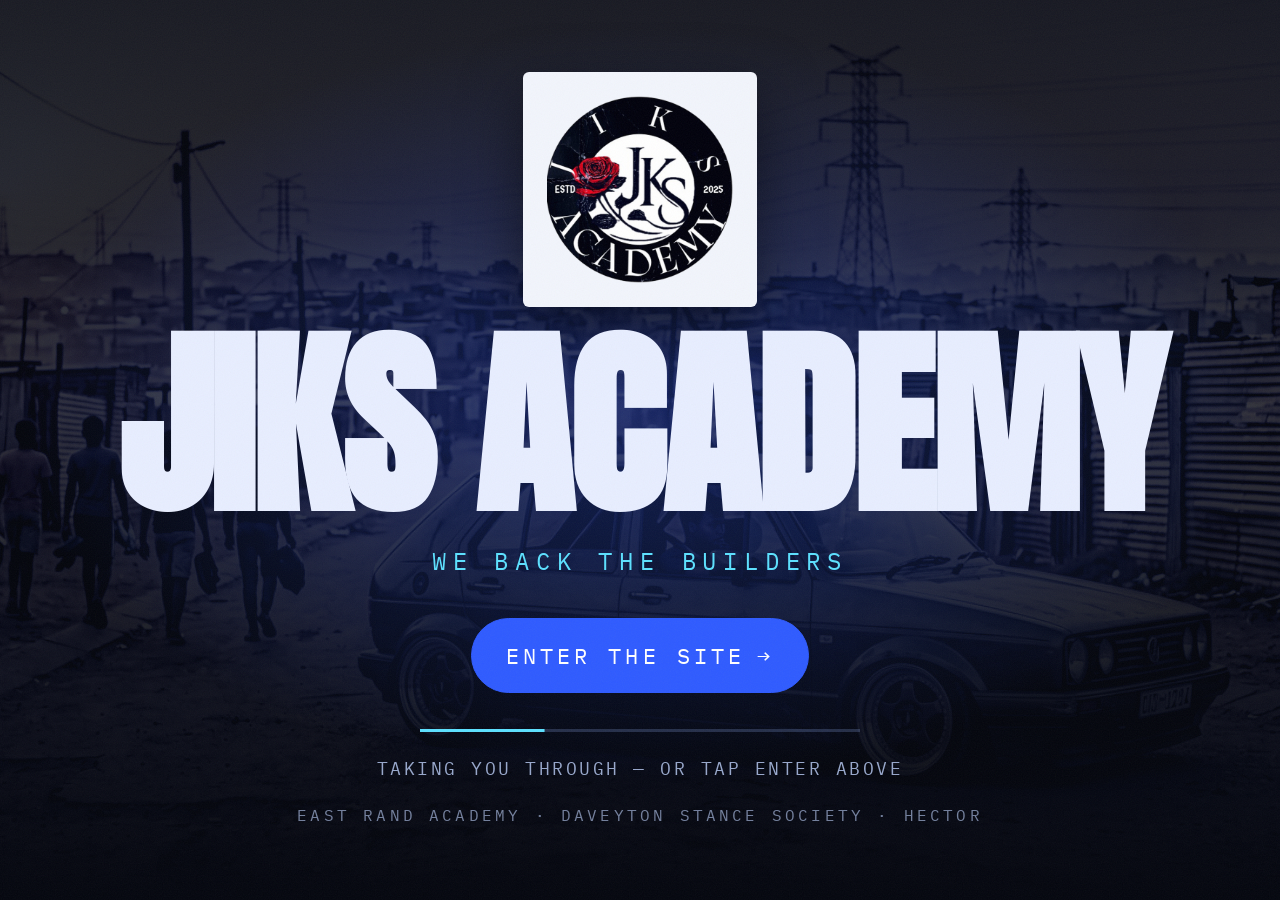
<file: jiks-academy/index.html>
<!DOCTYPE html>
<html lang="en">
<head>
<meta charset="utf-8">
<meta name="viewport" content="width=device-width, initial-scale=1">
<meta name="color-scheme" content="dark">
<title>Jiks Academy — East Rand creative house</title>
<meta name="description" content="Jiks Academy — a creative house in Daveyton, East Rand. Home of East Rand Academy, Daveyton Stance Society and Hector.">
<link rel="icon" type="image/png" href="assets/img/favicon.png">
<link rel="apple-touch-icon" href="assets/img/apple-touch-icon.png">
<link rel="manifest" href="site.webmanifest">
<meta name="theme-color" content="#04060e">
<meta property="og:type" content="website">
<meta property="og:site_name" content="Jiks Academy">
<meta property="og:title" content="Jiks Academy — East Rand creative house">
<meta property="og:description" content="Jiks Academy — a creative house in Daveyton, East Rand. Home of East Rand Academy, Daveyton Stance Society and Hector.">
<meta property="og:image" content="assets/img/logo.png">
<meta name="twitter:card" content="summary_large_image">
<meta name="twitter:title" content="Jiks Academy — East Rand creative house">
<meta name="twitter:description" content="Jiks Academy — a creative house in Daveyton, East Rand. Home of East Rand Academy, Daveyton Stance Society and Hector.">
<meta name="twitter:image" content="assets/img/logo.png">
<link rel="preconnect" href="https://fonts.googleapis.com">
<link rel="preconnect" href="https://fonts.gstatic.com" crossorigin>
<link href="https://fonts.googleapis.com/css2?family=Anton&family=Inter:wght@400;500;600&family=IBM+Plex+Mono:wght@400;500&display=swap" rel="stylesheet">
<link rel="stylesheet" href="assets/css/base.css">
<link rel="stylesheet" href="assets/css/components.css">
<link rel="stylesheet" href="assets/css/pages.css">
<link rel="stylesheet" href="assets/css/cover.css">
</head>
<body>
<main id="main" tabindex="-1">

<section class="cover" data-cover-to="home.html" data-cover-delay="5200">
  <div class="cover-bg tint"><img src="assets/img/hero.jpg" alt=""></div>
  <div class="cover-scrim"></div>
  <div class="cover-inner">
    <span class="cover-plate"><img src="assets/img/logo.png" alt="Jiks Academy" width="512" height="517"></span>
    <h1>Jiks Academy</h1>
    <p class="cover-tag">We back the builders</p>
    <a class="btn solid cover-enter" href="home.html">Enter the site <span class="arw" aria-hidden="true">&rarr;</span></a>
    <div class="cover-bar" aria-hidden="true"><span data-progress></span></div>
    <p class="cover-note mono">Taking you through &mdash; or tap enter above</p>
    <p class="cover-meta">East Rand Academy &middot; Daveyton Stance Society &middot; Hector</p>
  </div>
</section>
</main>

<script src="assets/js/cover.js"></script>
</body>
</html>
</file>
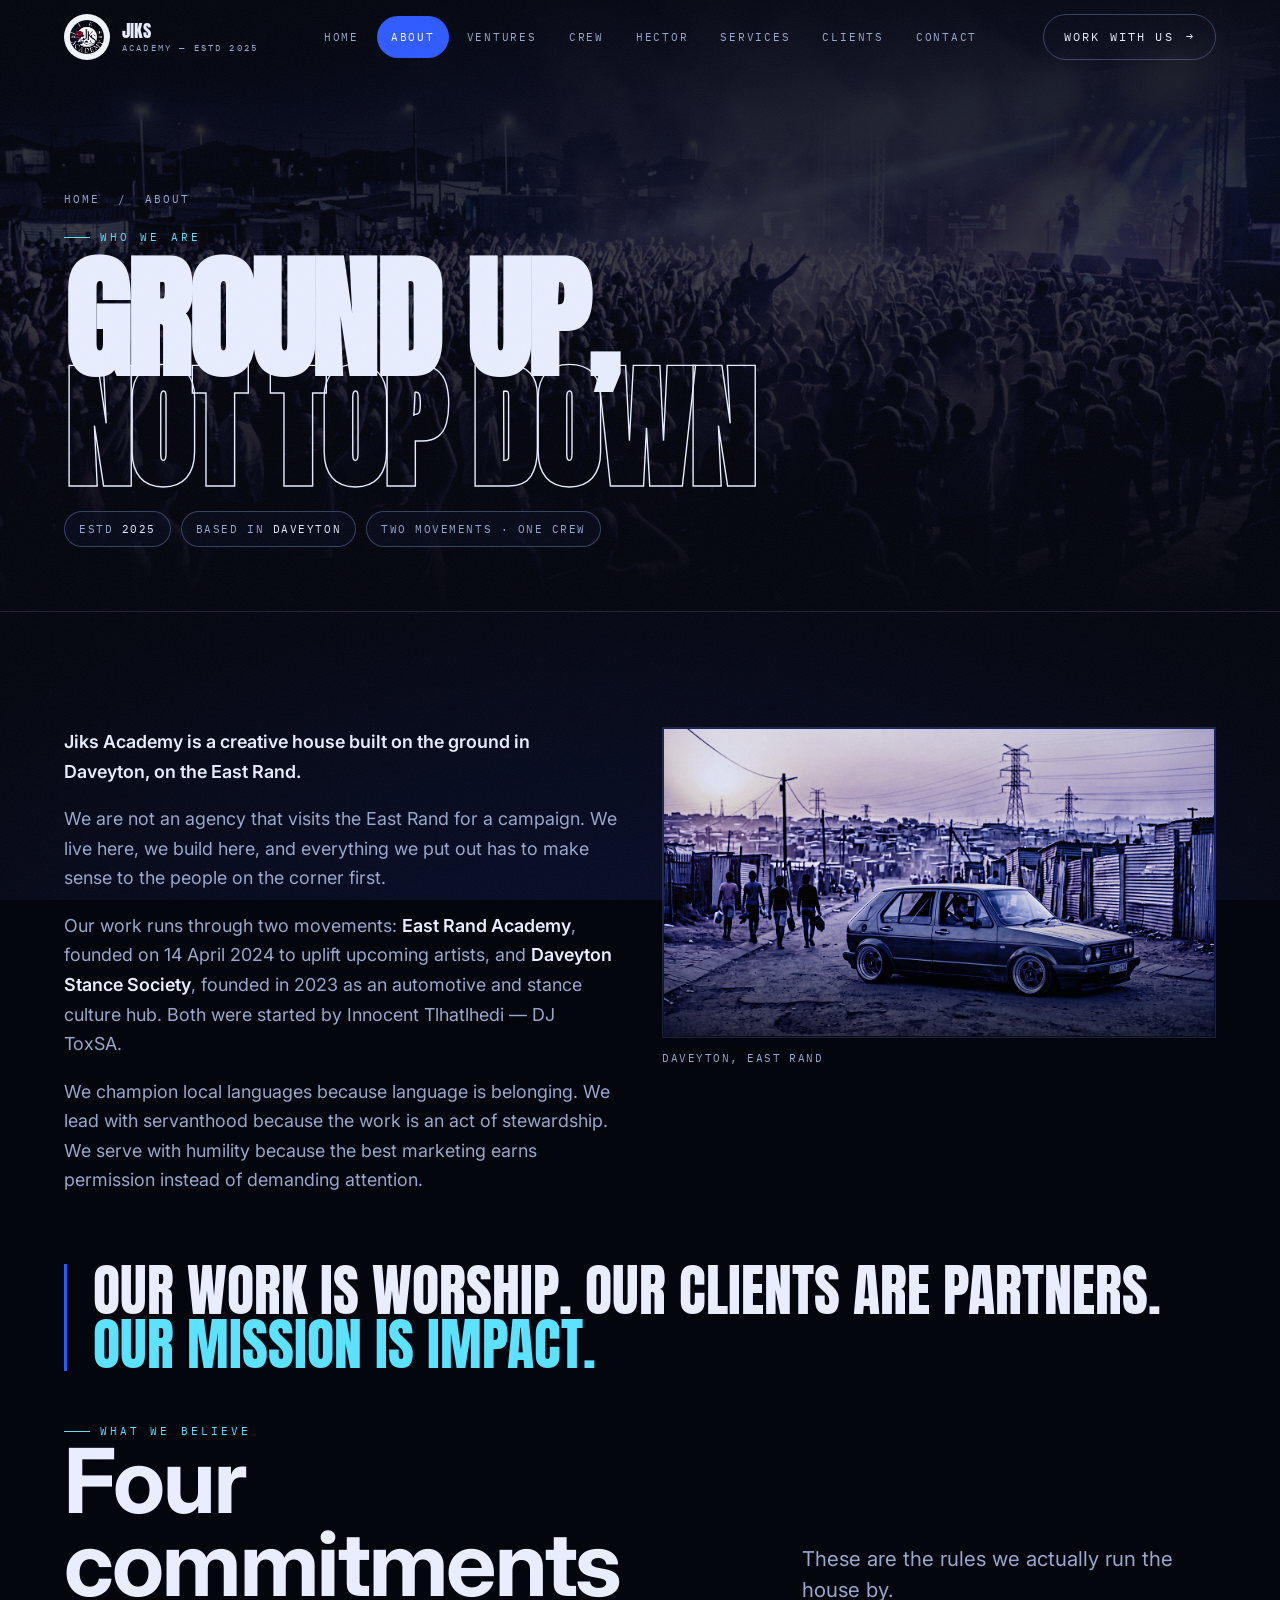
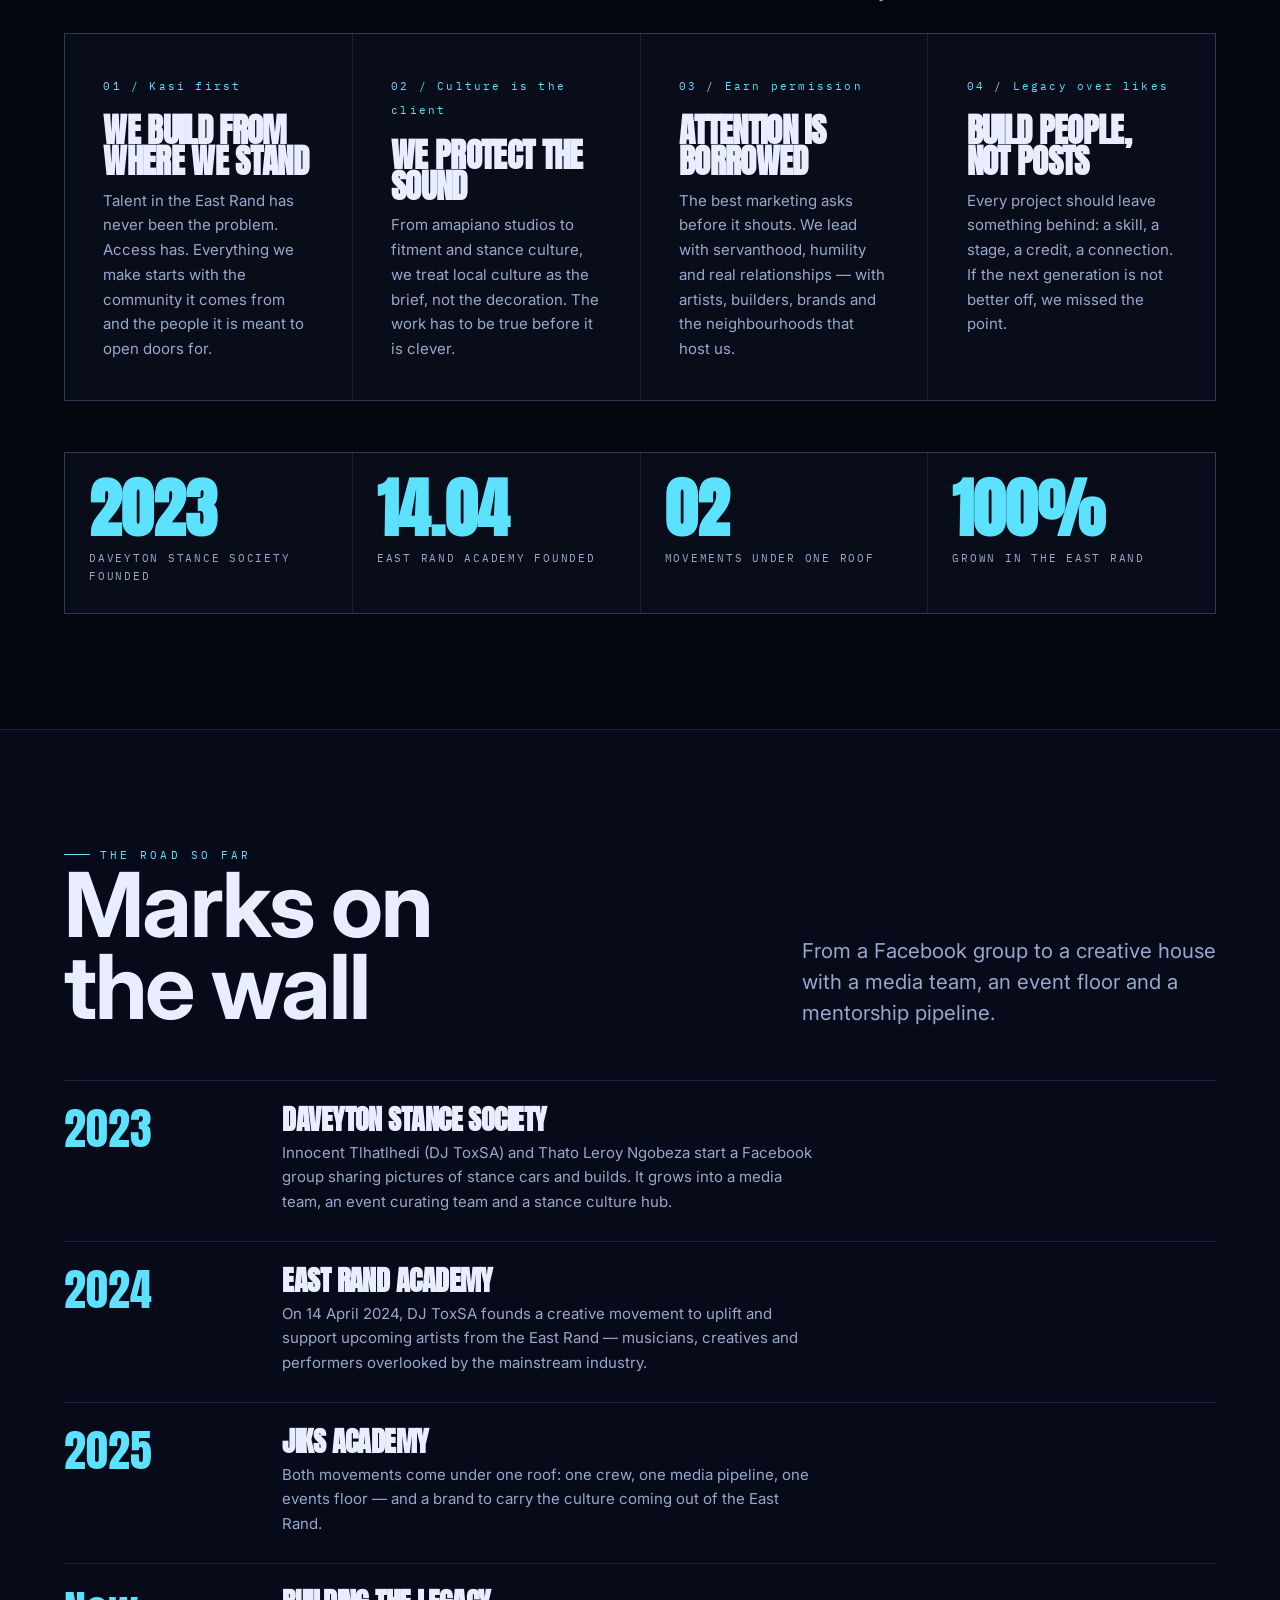
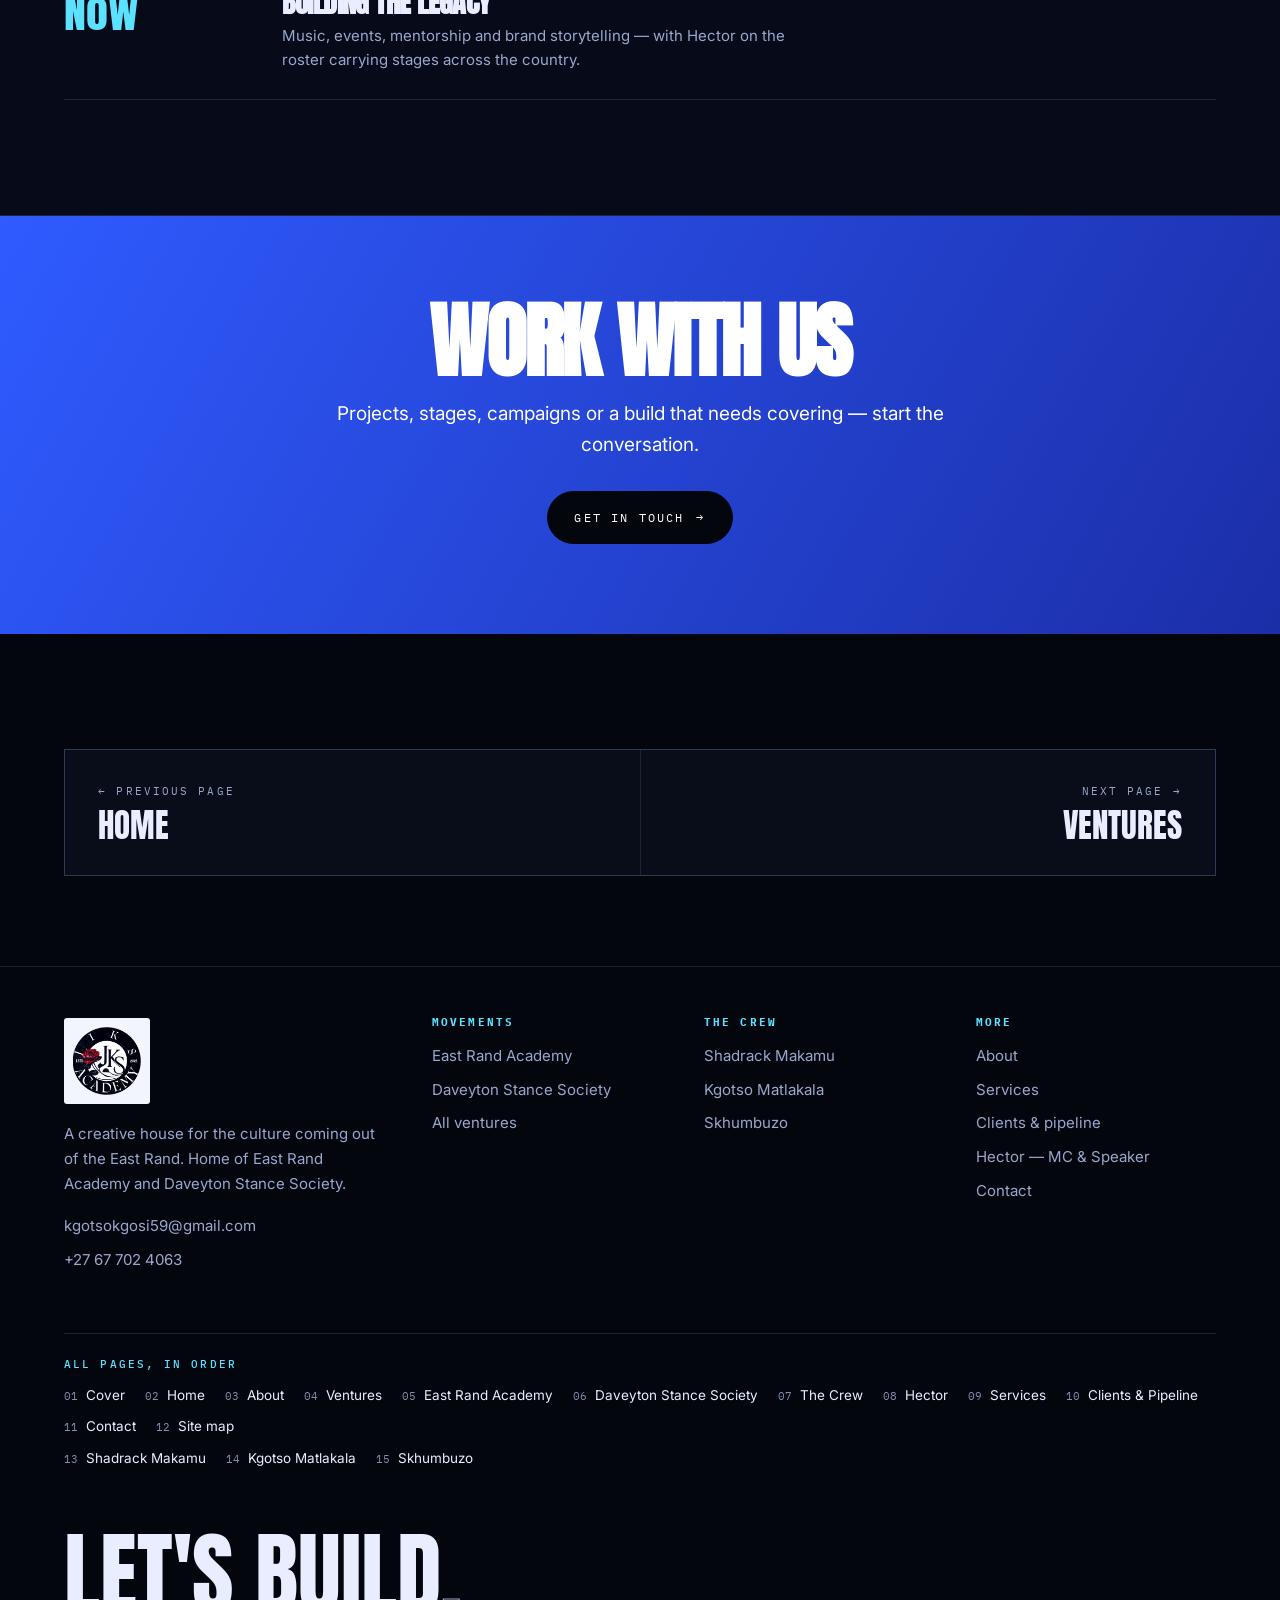
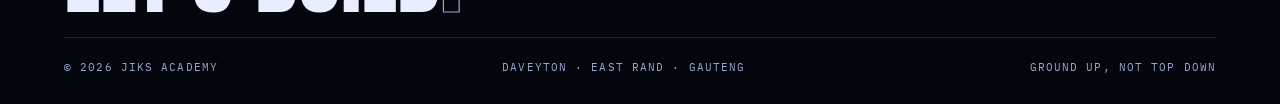
<file: jiks-academy/about.html>
<!DOCTYPE html>
<html lang="en">
<head>
<meta charset="utf-8">
<meta name="viewport" content="width=device-width, initial-scale=1">
<meta name="color-scheme" content="dark">
<title>About — Jiks Academy</title>
<meta name="description" content="Jiks Academy is a creative house in Daveyton, East Rand — home of East Rand Academy and Daveyton Stance Society.">
<link rel="icon" type="image/png" href="assets/img/favicon.png">
<link rel="apple-touch-icon" href="assets/img/apple-touch-icon.png">
<link rel="manifest" href="site.webmanifest">
<meta name="theme-color" content="#04060e">
<meta property="og:type" content="website">
<meta property="og:site_name" content="Jiks Academy">
<meta property="og:title" content="About — Jiks Academy">
<meta property="og:description" content="Jiks Academy is a creative house in Daveyton, East Rand — home of East Rand Academy and Daveyton Stance Society.">
<meta property="og:image" content="assets/img/hero.jpg">
<meta name="twitter:card" content="summary_large_image">
<meta name="twitter:title" content="About — Jiks Academy">
<meta name="twitter:description" content="Jiks Academy is a creative house in Daveyton, East Rand — home of East Rand Academy and Daveyton Stance Society.">
<meta name="twitter:image" content="assets/img/hero.jpg">
<link rel="preconnect" href="https://fonts.googleapis.com">
<link rel="preconnect" href="https://fonts.gstatic.com" crossorigin>
<link href="https://fonts.googleapis.com/css2?family=Anton&family=Inter:wght@400;500;600&family=IBM+Plex+Mono:wght@400;500&display=swap" rel="stylesheet">
<link rel="stylesheet" href="assets/css/base.css">
<link rel="stylesheet" href="assets/css/components.css">
<link rel="stylesheet" href="assets/css/pages.css">
</head>
<body>
<a class="skip" href="#main">Skip to main content</a>

<header class="nav">
  <a class="brand" href="home.html">
    <span class="mark imgmark"><img src="assets/img/logo.png" alt="Jiks Academy — home"></span>
    <span class="brand-txt"><b>Jiks</b><span>Academy &mdash; estd 2025</span></span>
  </a>
  <nav class="nav-links" aria-label="Primary">
    <a href="home.html">Home</a>
    <a href="about.html" class="active" aria-current="page">About</a>
    <a href="ventures.html">Ventures</a>
    <a href="crew.html">Crew</a>
    <a href="hector.html">Hector</a>
    <a href="services.html">Services</a>
    <a href="clients.html">Clients</a>
    <a href="contact.html">Contact</a>
  </nav>
  <div class="nav-cta">
    <a class="btn" href="contact.html">Work with us <span class="arw" aria-hidden="true">&rarr;</span></a>
  </div>
  <button class="burger" aria-label="Open menu" aria-expanded="false" aria-controls="mobile-menu"><i></i><i></i></button>
</header>

<nav class="mobile" id="mobile-menu" aria-label="Mobile" aria-hidden="true">
  <a href="home.html">Home</a>
  <a href="about.html">About</a>
  <a href="ventures.html">Ventures</a>
  <a href="crew.html">Crew</a>
  <a href="hector.html">Hector</a>
  <a href="services.html">Services</a>
  <a href="contact.html">Contact</a>
  <div class="m-sub">
    <a class="btn sm" href="east-rand-academy.html">East Rand Academy</a>
    <a class="btn sm" href="daveyton-stance-society.html">Daveyton Stance Society</a>
  </div>
</nav>

<main id="main" tabindex="-1">
<section class="phead">
  <div class="phead-bg tint"><img src="assets/img/crowd.jpg" alt=""></div>
  <div class="phead-scrim"></div>
  <div class="wrap">
    <nav class="crumb" aria-label="Breadcrumb"><a href="home.html">Home</a> &nbsp;/&nbsp; About</nav>
    <p class="eyebrow" style="margin-top:20px">Who we are</p>
    <h1>Ground up,<br><span>not top down</span></h1>
    <div class="sub">
      <span class="chip">Estd <b>2025</b></span>
      <span class="chip">Based in <b>Daveyton</b></span>
      <span class="chip">Two movements &middot; one crew</span>
    </div>
  </div>
</section>
<section>
  <div class="wrap">
    <div class="cols rv">
      <div class="prose">
        <p><strong>Jiks Academy is a creative house built on the ground in Daveyton, on the East Rand.</strong></p>
        <p>We are not an agency that visits the East Rand for a campaign. We live here, we build here, and everything we put out has to make sense to the people on the corner first.</p>
        <p>Our work runs through two movements: <strong>East Rand Academy</strong>, founded on 14 April 2024 to uplift upcoming artists, and <strong>Daveyton Stance Society</strong>, founded in 2023 as an automotive and stance culture hub. Both were started by Innocent Tlhatlhedi &mdash; DJ ToxSA.</p>
        <p>We champion local languages because language is belonging. We lead with servanthood because the work is an act of stewardship. We serve with humility because the best marketing earns permission instead of demanding attention.</p>
      </div>
      <div>
        <figure class="tint" style="border:1px solid var(--line);position:relative">
          <img src="assets/img/hero.jpg" alt="Daveyton street scene at golden hour">
          <div class="scrim" style="background:linear-gradient(180deg,transparent 60%,rgba(4,6,14,.7))"></div>
        </figure>
        <figcaption>Daveyton, East Rand</figcaption>
      </div>
    </div>

    <div class="pull rv">Our work is worship. Our clients are partners. <span>Our mission is impact.</span></div>

    <div class="sec-head rv" style="margin-bottom:28px">
      <div><p class="eyebrow">What we believe</p><h2>Four<br>commitments</h2></div>
      <div class="max"><p class="lede">These are the rules we actually run the house by.</p></div>
    </div>

    <div class="beliefs rv">
      <article class="belief">
        <span class="num">01 / Kasi first</span>
        <h3>We build from where we stand</h3>
        <p>Talent in the East Rand has never been the problem. Access has. Everything we make starts with the community it comes from and the people it is meant to open doors for.</p>
      </article>
      <article class="belief">
        <span class="num">02 / Culture is the client</span>
        <h3>We protect the sound</h3>
        <p>From amapiano studios to fitment and stance culture, we treat local culture as the brief, not the decoration. The work has to be true before it is clever.</p>
      </article>
      <article class="belief">
        <span class="num">03 / Earn permission</span>
        <h3>Attention is borrowed</h3>
        <p>The best marketing asks before it shouts. We lead with servanthood, humility and real relationships &mdash; with artists, builders, brands and the neighbourhoods that host us.</p>
      </article>
      <article class="belief">
        <span class="num">04 / Legacy over likes</span>
        <h3>Build people, not posts</h3>
        <p>Every project should leave something behind: a skill, a stage, a credit, a connection. If the next generation is not better off, we missed the point.</p>
      </article>
    </div>

    <div class="stats rv">
      <div class="stat"><b>2023</b><span>Daveyton Stance Society founded</span></div>
      <div class="stat"><b>14.04</b><span>East Rand Academy founded</span></div>
      <div class="stat"><b>02</b><span>Movements under one roof</span></div>
      <div class="stat"><b>100%</b><span>Grown in the East Rand</span></div>
    </div>
  </div>
</section>

<section style="background:rgba(8,14,36,.55);border-block:1px solid var(--line)">
  <div class="wrap">
    <div class="sec-head rv">
      <div><p class="eyebrow">The road so far</p><h2>Marks on<br>the wall</h2></div>
      <div class="max"><p class="lede">From a Facebook group to a creative house with a media team, an event floor and a mentorship pipeline.</p></div>
    </div>
    <div class="timeline rv">
      <div class="tl">
        <span class="yr">2023</span>
        <div><h3>Daveyton Stance Society</h3><p>Innocent Tlhatlhedi (DJ ToxSA) and Thato Leroy Ngobeza start a Facebook group sharing pictures of stance cars and builds. It grows into a media team, an event curating team and a stance culture hub.</p></div>
      </div>
      <div class="tl">
        <span class="yr">2024</span>
        <div><h3>East Rand Academy</h3><p>On 14 April 2024, DJ ToxSA founds a creative movement to uplift and support upcoming artists from the East Rand &mdash; musicians, creatives and performers overlooked by the mainstream industry.</p></div>
      </div>
      <div class="tl">
        <span class="yr">2025</span>
        <div><h3>Jiks Academy</h3><p>Both movements come under one roof: one crew, one media pipeline, one events floor &mdash; and a brand to carry the culture coming out of the East Rand.</p></div>
      </div>
      <div class="tl">
        <span class="yr">Now</span>
        <div><h3>Building the legacy</h3><p>Music, events, mentorship and brand storytelling &mdash; with Hector on the roster carrying stages across the country.</p></div>
      </div>
    </div>
  </div>
</section>

<div class="cta-band">
  <h2>Work with us</h2>
  <p>Projects, stages, campaigns or a build that needs covering &mdash; start the conversation.</p>
  <a class="btn solid" href="contact.html">Get in touch <span class="arw" aria-hidden="true">&rarr;</span></a>
</div>
<section class="pager-band" aria-label="Page navigation">
  <div class="wrap">
    <div class="pager rv">
      <a href="home.html"><span class="k">&larr; Previous page</span><span class="n">Home</span></a>
      <a class="next" href="ventures.html"><span class="k">Next page &rarr;</span><span class="n">Ventures</span></a>
    </div>

  </div>
</section>
</main>

<footer>
  <div class="wrap">
    <div class="f-grid">
      <div>
        <img class="f-logo" src="assets/img/logo.png" alt="Jiks Academy">
        <p style="color:var(--bone-dim);max-width:36ch;font-size:15px">A creative house for the culture coming out of the East Rand. Home of East Rand Academy and Daveyton Stance Society.</p>
        <ul style="margin-top:18px">
          <li><a href="mailto:kgotsokgosi59@gmail.com">kgotsokgosi59@gmail.com</a></li>
          <li><a href="tel:+27677024063">+27 67 702 4063</a></li>
        </ul>
      </div>
      <div>
        <h2>Movements</h2>
        <ul>
          <li><a href="east-rand-academy.html">East Rand Academy</a></li>
          <li><a href="daveyton-stance-society.html">Daveyton Stance Society</a></li>
          <li><a href="ventures.html">All ventures</a></li>
        </ul>
      </div>
      <div>
        <h2>The crew</h2>
        <ul>
          <li><a href="shadrack-makamu.html">Shadrack Makamu</a></li>
          <li><a href="kgotso-matlakala.html">Kgotso Matlakala</a></li>
          <li><a href="skhumbuzo.html">Skhumbuzo</a></li>
        </ul>
      </div>
      <div>
        <h2>More</h2>
        <ul>
          <li><a href="about.html">About</a></li>
          <li><a href="services.html">Services</a></li>
          <li><a href="clients.html">Clients &amp; pipeline</a></li>
          <li><a href="hector.html">Hector &mdash; MC &amp; Speaker</a></li>
          <li><a href="contact.html">Contact</a></li>
        </ul>
      </div>
    </div>
        <nav class="f-all" aria-label="All pages">
      <h2>All pages, in order</h2>
      <ol class="f-all-row">
      <li><a href="index.html">Cover</a></li>
      <li><a href="home.html">Home</a></li>
      <li><a href="about.html">About</a></li>
      <li><a href="ventures.html">Ventures</a></li>
      <li><a href="east-rand-academy.html">East Rand Academy</a></li>
      <li><a href="daveyton-stance-society.html">Daveyton Stance Society</a></li>
      <li><a href="crew.html">The Crew</a></li>
      <li><a href="hector.html">Hector</a></li>
      <li><a href="services.html">Services</a></li>
      <li><a href="clients.html">Clients &amp; Pipeline</a></li>
      <li><a href="contact.html">Contact</a></li>
      <li><a href="sitemap.html">Site map</a></li>
      </ol>
      <ol class="f-all-row">
      <li><a href="shadrack-makamu.html">Shadrack Makamu</a></li>
      <li><a href="kgotso-matlakala.html">Kgotso Matlakala</a></li>
      <li><a href="skhumbuzo.html">Skhumbuzo</a></li>
      </ol>
    </nav>
    <div class="f-big">Let's build<span>.</span></div>
    <div class="f-legal">
      <span>&copy; <span data-year>2026</span> Jiks Academy</span>
      <span>Daveyton &middot; East Rand &middot; Gauteng</span>
      <span>Ground up, not top down</span>
    </div>
  </div>
</footer>

<script src="assets/js/nav.js"></script>
<script src="assets/js/menu.js"></script>
<script src="assets/js/reveal.js"></script>
</body>
</html>
</file>
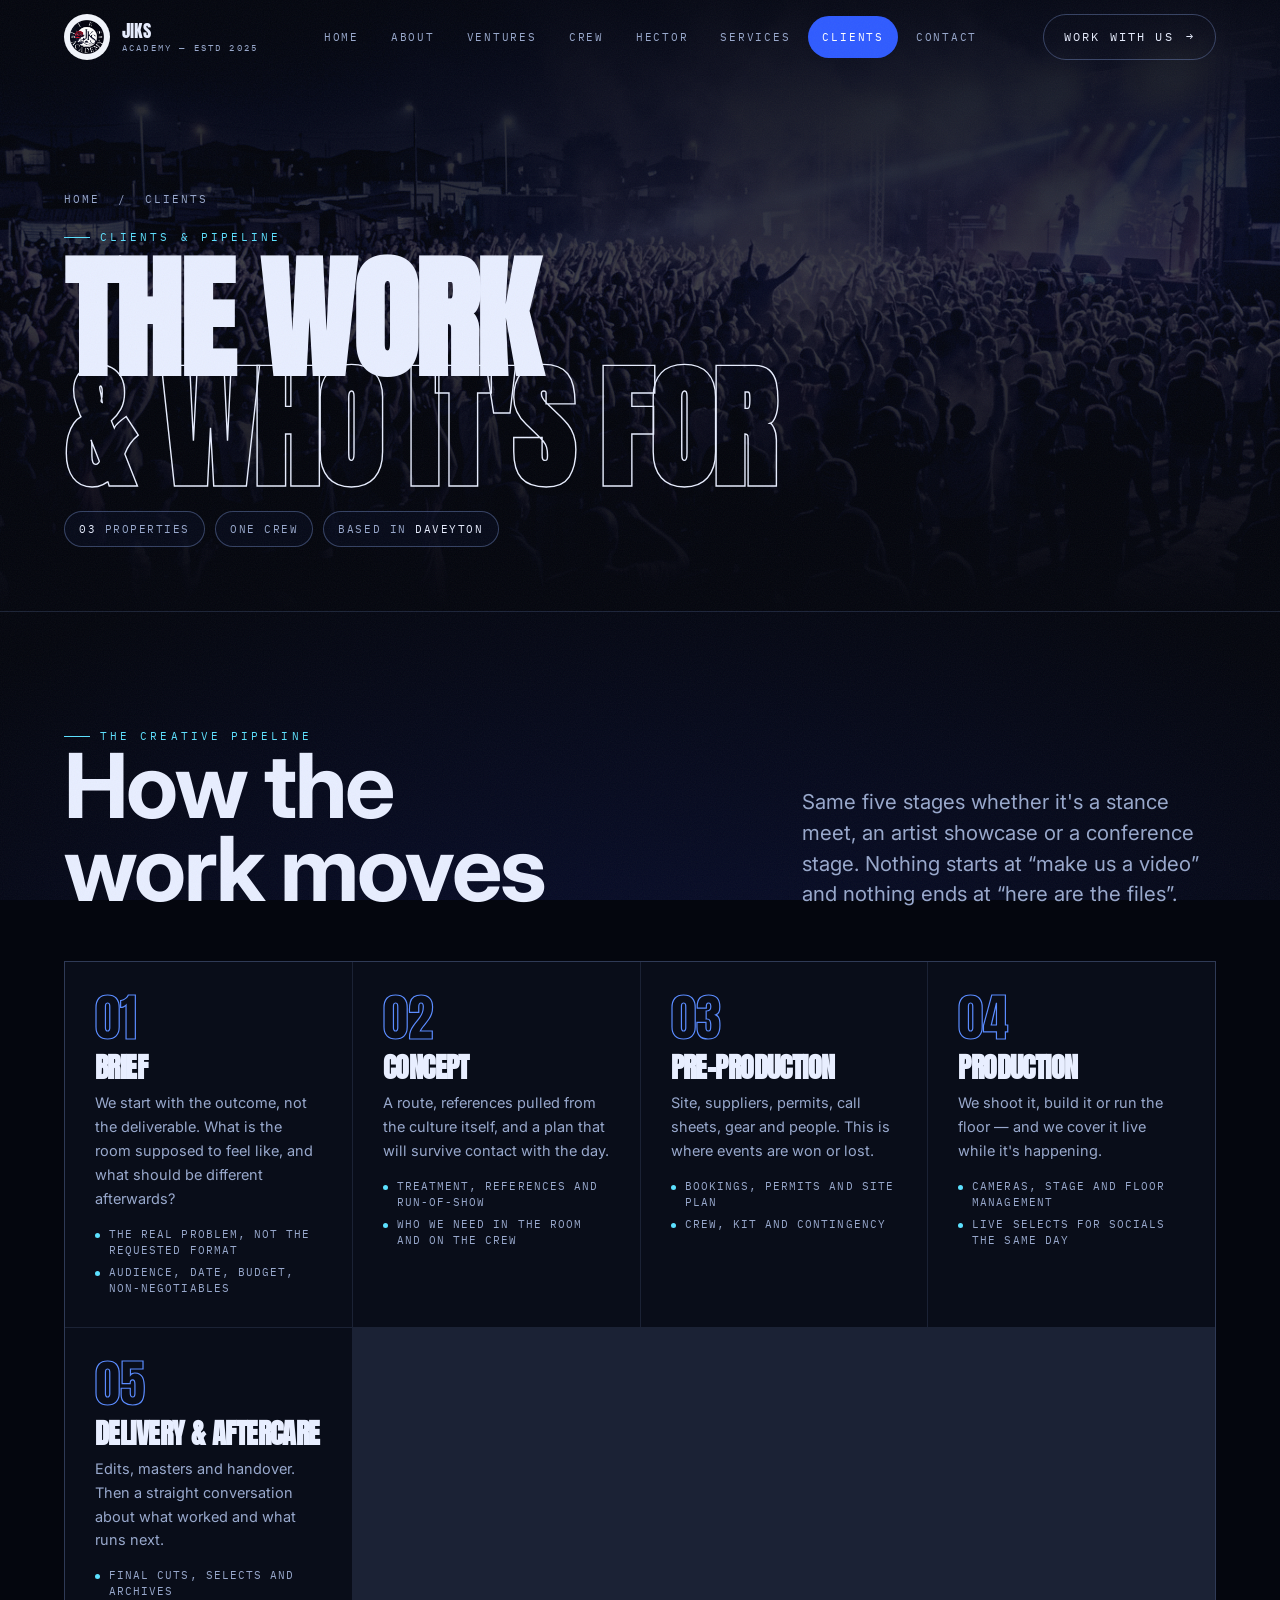
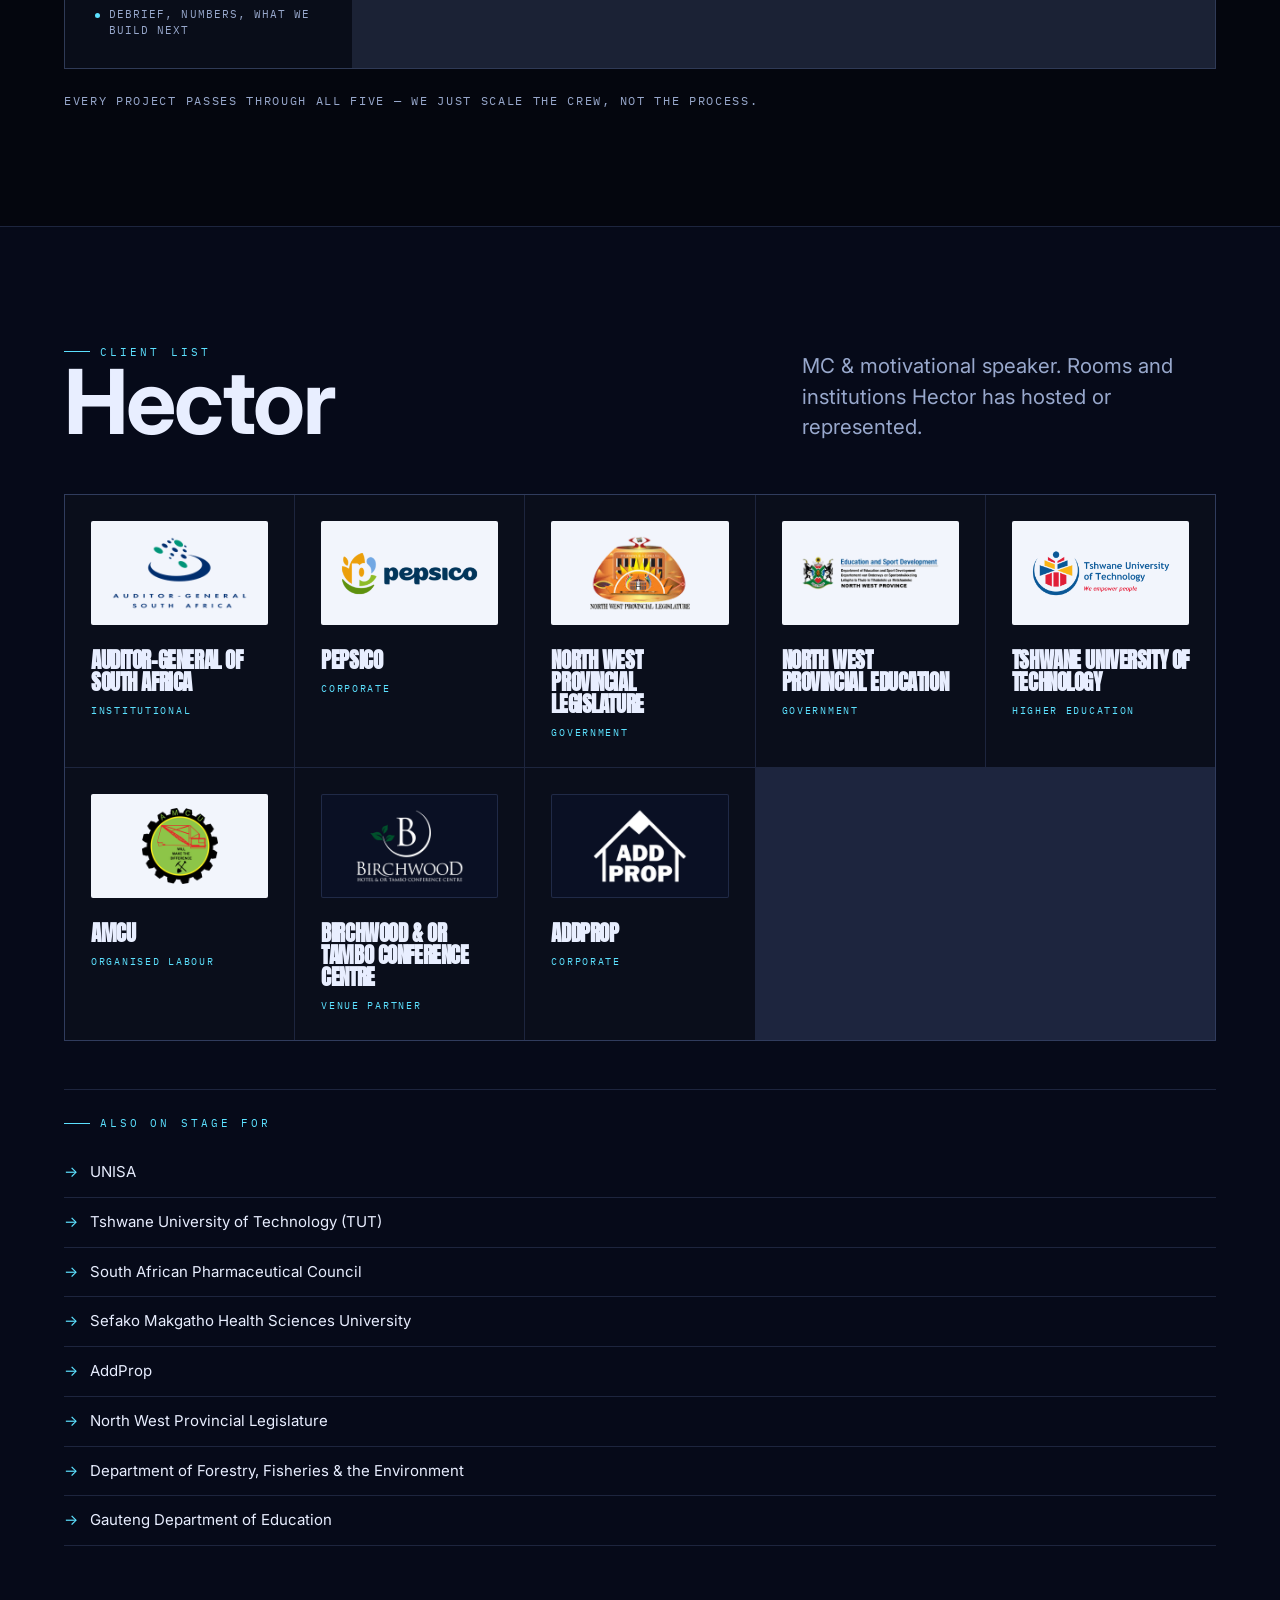
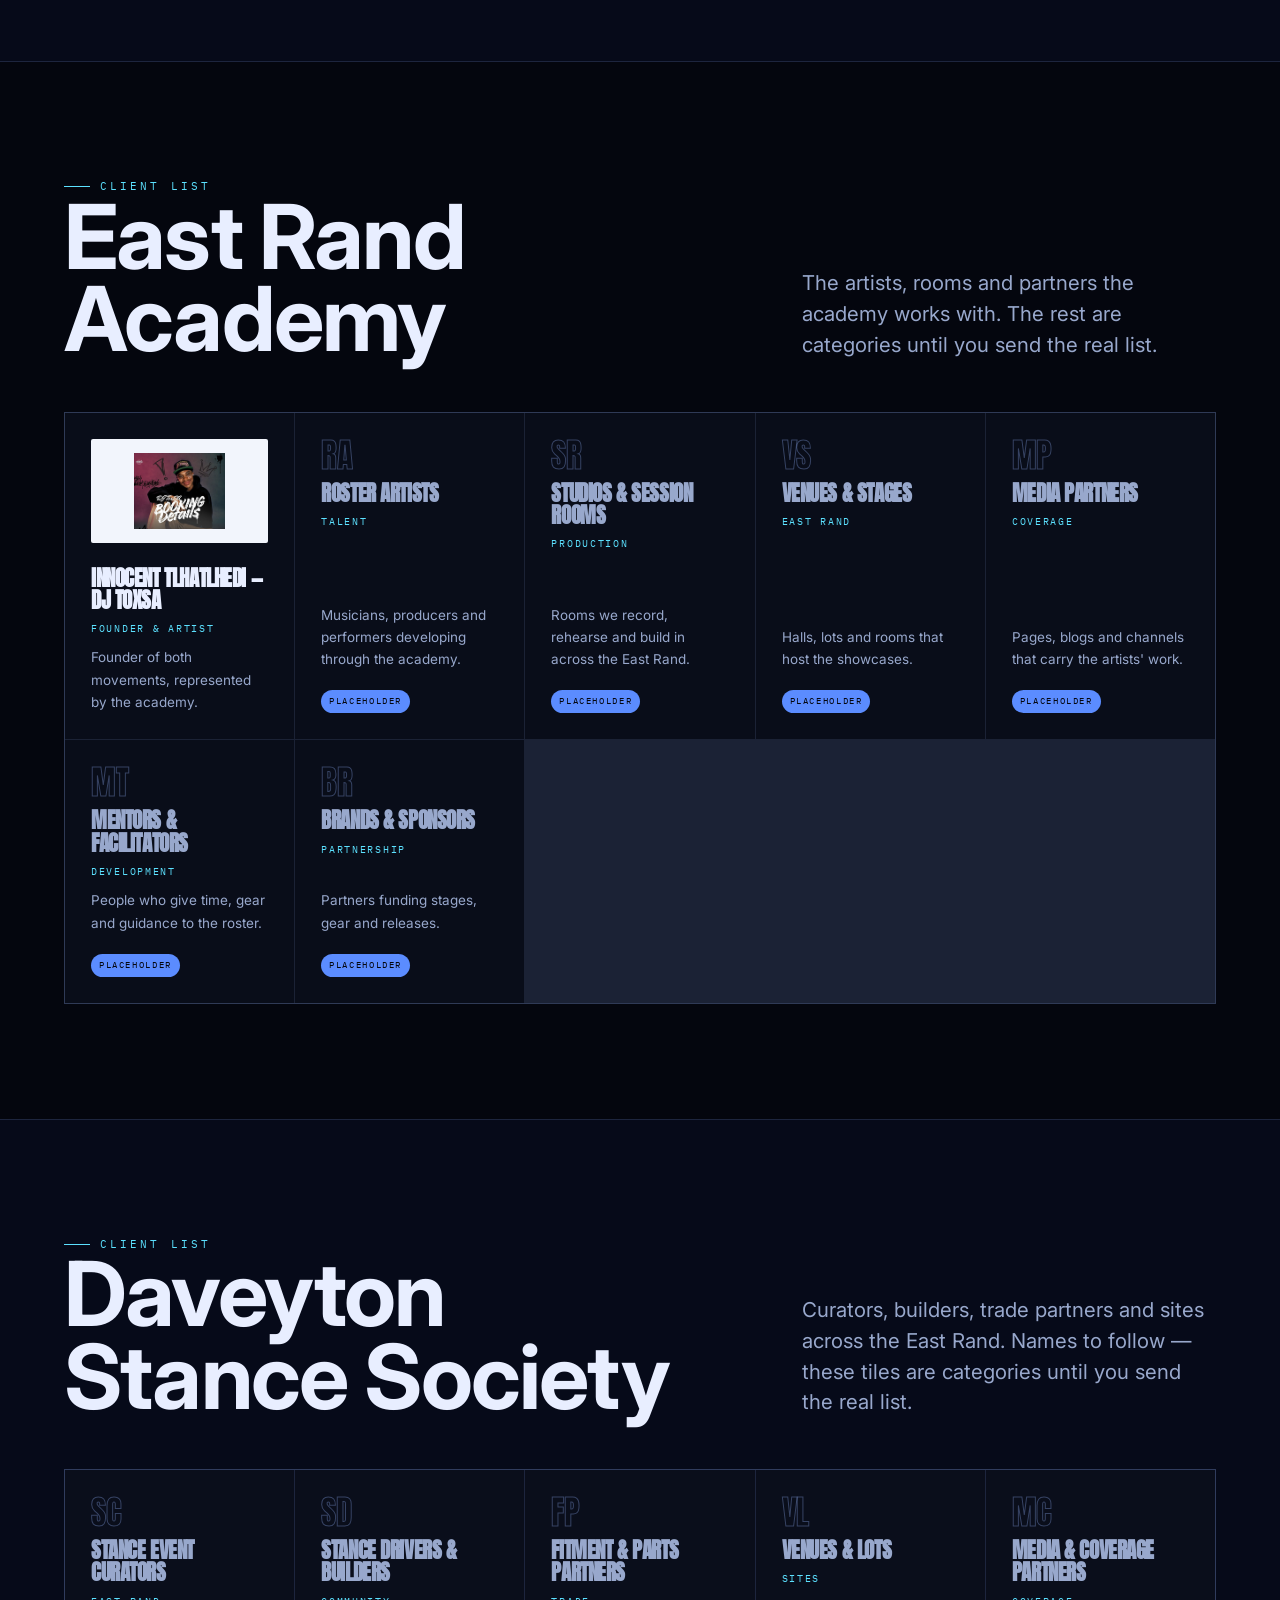
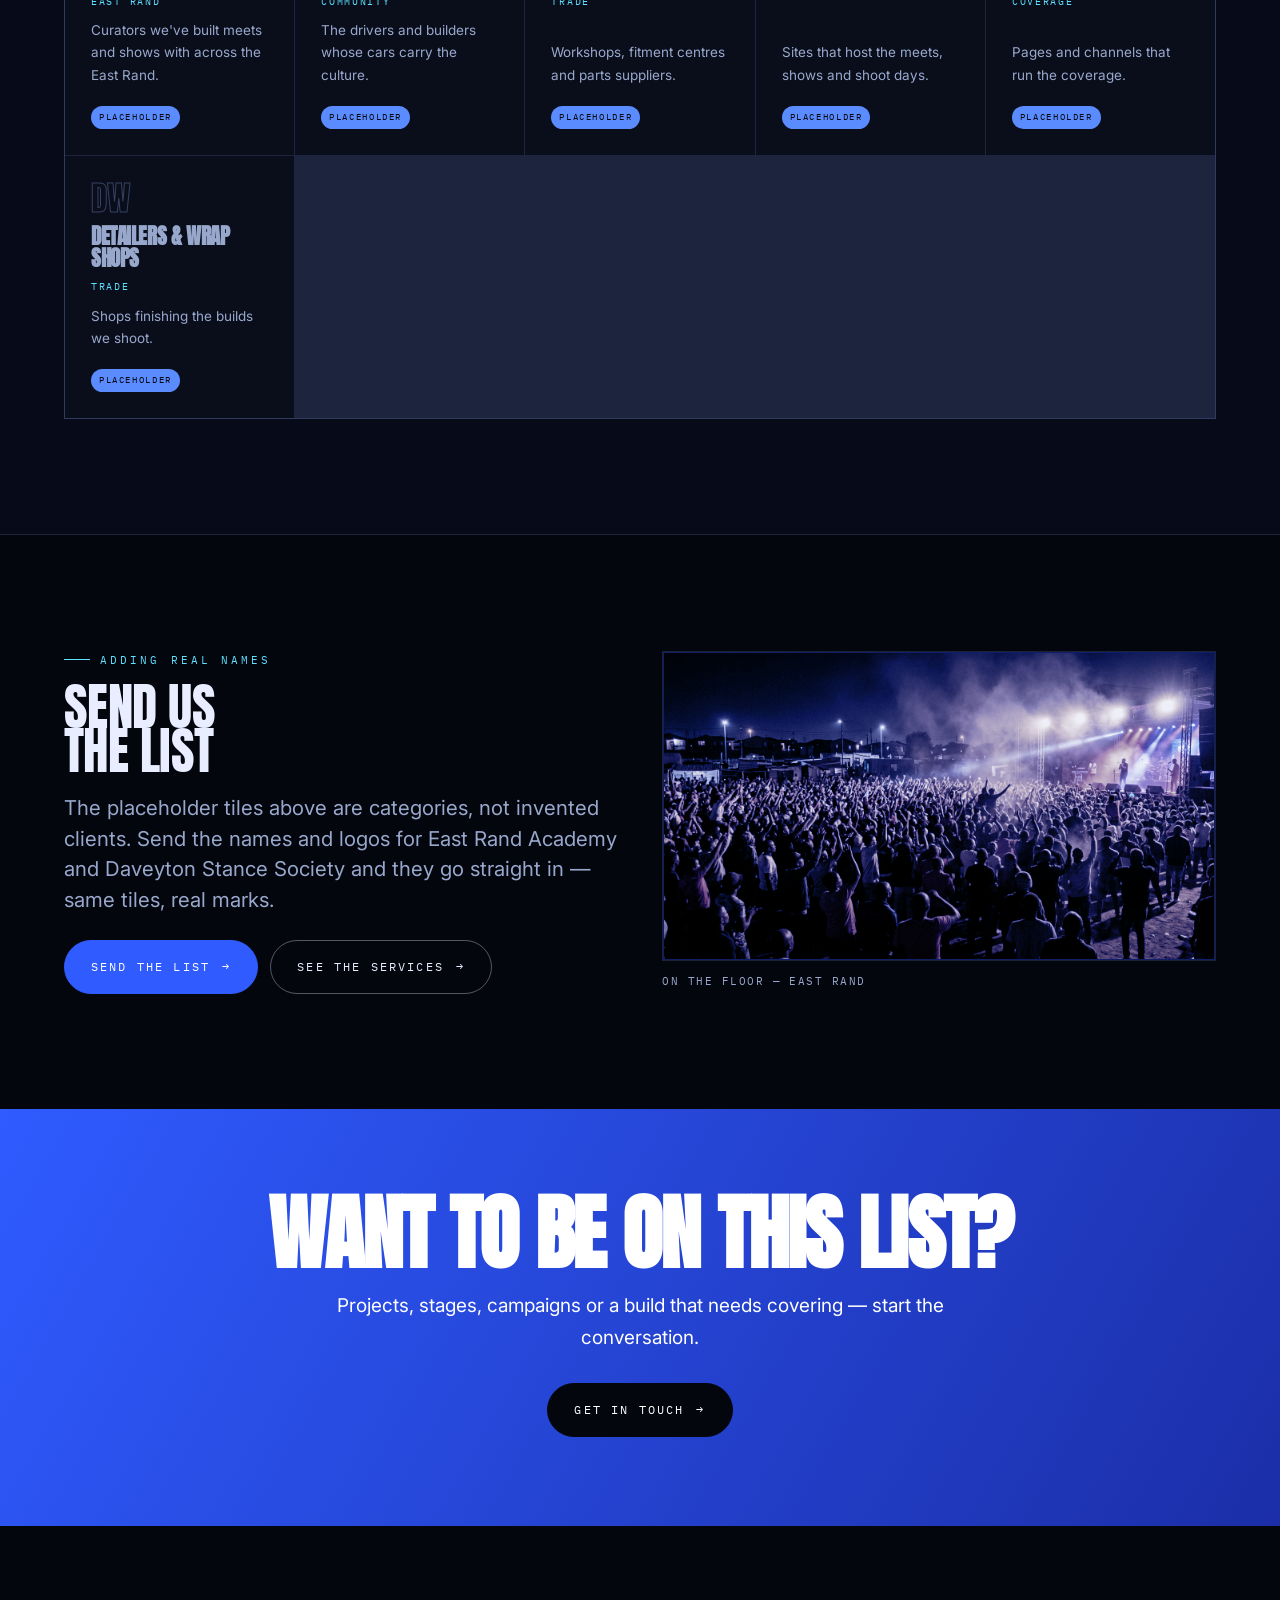
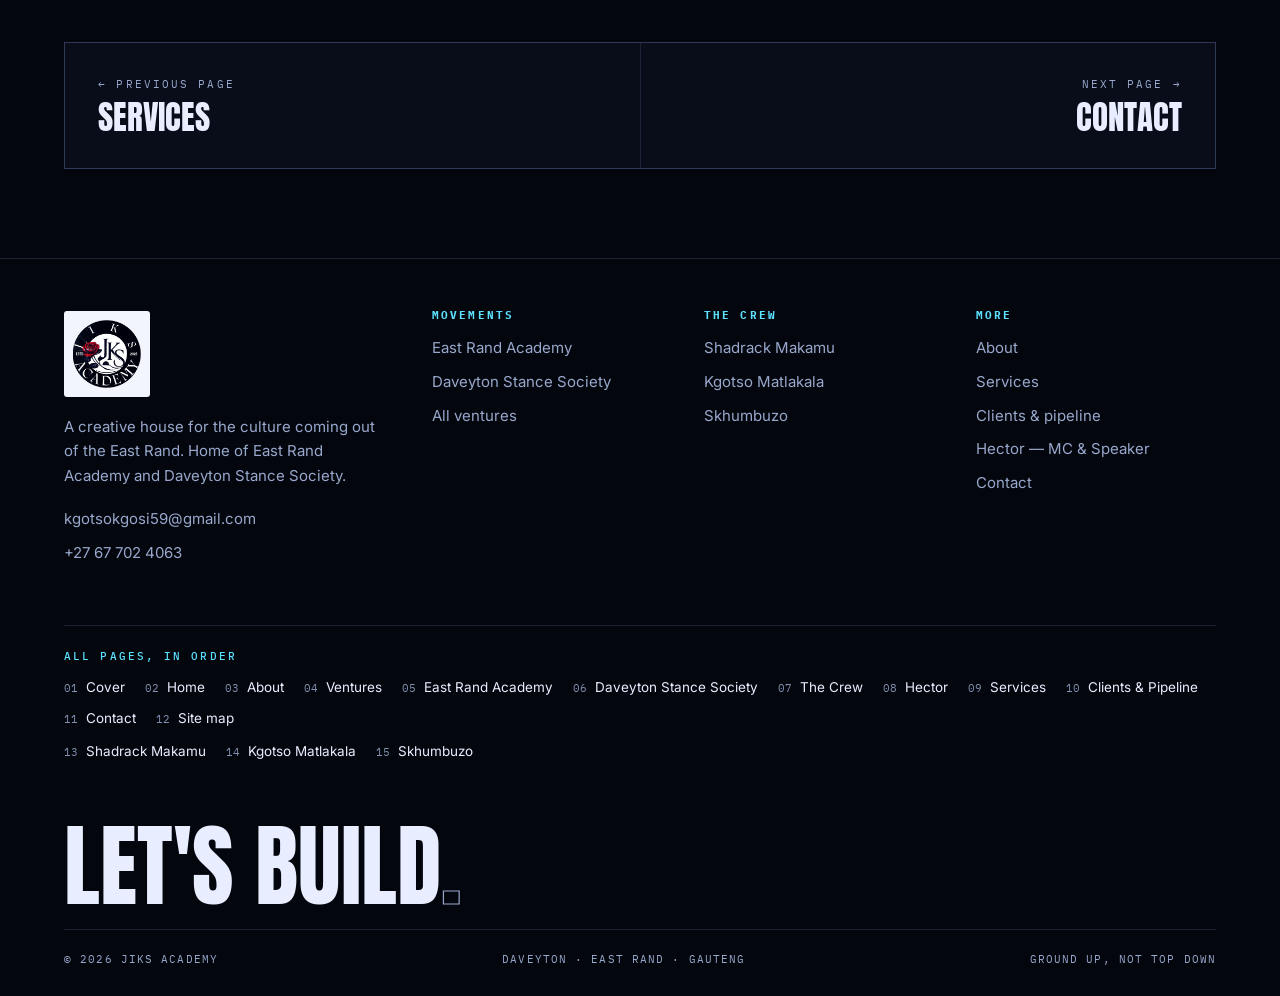
<file: jiks-academy/clients.html>
<!DOCTYPE html>
<html lang="en">
<head>
<meta charset="utf-8">
<meta name="viewport" content="width=device-width, initial-scale=1">
<meta name="color-scheme" content="dark">
<title>Clients &amp; Pipeline — Jiks Academy</title>
<meta name="description" content="The Jiks Academy creative pipeline and client list — Hector, East Rand Academy and Daveyton Stance Society.">
<link rel="icon" type="image/png" href="assets/img/favicon.png">
<link rel="apple-touch-icon" href="assets/img/apple-touch-icon.png">
<link rel="manifest" href="site.webmanifest">
<meta name="theme-color" content="#04060e">
<meta property="og:type" content="website">
<meta property="og:site_name" content="Jiks Academy">
<meta property="og:title" content="Clients &amp; Pipeline — Jiks Academy">
<meta property="og:description" content="The Jiks Academy creative pipeline and client list — Hector, East Rand Academy and Daveyton Stance Society.">
<meta property="og:image" content="assets/img/hero.jpg">
<meta name="twitter:card" content="summary_large_image">
<meta name="twitter:title" content="Clients &amp; Pipeline — Jiks Academy">
<meta name="twitter:description" content="The Jiks Academy creative pipeline and client list — Hector, East Rand Academy and Daveyton Stance Society.">
<meta name="twitter:image" content="assets/img/hero.jpg">
<link rel="preconnect" href="https://fonts.googleapis.com">
<link rel="preconnect" href="https://fonts.gstatic.com" crossorigin>
<link href="https://fonts.googleapis.com/css2?family=Anton&family=Inter:wght@400;500;600&family=IBM+Plex+Mono:wght@400;500&display=swap" rel="stylesheet">
<link rel="stylesheet" href="assets/css/base.css">
<link rel="stylesheet" href="assets/css/components.css">
<link rel="stylesheet" href="assets/css/pages.css">
</head>
<body>
<a class="skip" href="#main">Skip to main content</a>

<header class="nav">
  <a class="brand" href="home.html">
    <span class="mark imgmark"><img src="assets/img/logo.png" alt="Jiks Academy — home"></span>
    <span class="brand-txt"><b>Jiks</b><span>Academy &mdash; estd 2025</span></span>
  </a>
  <nav class="nav-links" aria-label="Primary">
    <a href="home.html">Home</a>
    <a href="about.html">About</a>
    <a href="ventures.html">Ventures</a>
    <a href="crew.html">Crew</a>
    <a href="hector.html">Hector</a>
    <a href="services.html">Services</a>
    <a href="clients.html" class="active" aria-current="page">Clients</a>
    <a href="contact.html">Contact</a>
  </nav>
  <div class="nav-cta">
    <a class="btn" href="contact.html">Work with us <span class="arw" aria-hidden="true">&rarr;</span></a>
  </div>
  <button class="burger" aria-label="Open menu" aria-expanded="false" aria-controls="mobile-menu"><i></i><i></i></button>
</header>

<nav class="mobile" id="mobile-menu" aria-label="Mobile" aria-hidden="true">
  <a href="home.html">Home</a>
  <a href="about.html">About</a>
  <a href="ventures.html">Ventures</a>
  <a href="crew.html">Crew</a>
  <a href="hector.html">Hector</a>
  <a href="services.html">Services</a>
  <a href="contact.html">Contact</a>
  <div class="m-sub">
    <a class="btn sm" href="east-rand-academy.html">East Rand Academy</a>
    <a class="btn sm" href="daveyton-stance-society.html">Daveyton Stance Society</a>
  </div>
</nav>

<main id="main" tabindex="-1">
<section class="phead">
  <div class="phead-bg tint"><img src="assets/img/crowd.jpg" alt=""></div>
  <div class="phead-scrim"></div>
  <div class="wrap">
    <nav class="crumb" aria-label="Breadcrumb"><a href="home.html">Home</a> &nbsp;/&nbsp; Clients</nav>
    <p class="eyebrow" style="margin-top:20px">Clients &amp; pipeline</p>
    <h1>The work<br><span>&amp; who it's for</span></h1>
    <div class="sub">
      <span class="chip"><b>03</b> properties</span>
      <span class="chip">One crew</span>
      <span class="chip">Based in <b>Daveyton</b></span>
    </div>
  </div>
</section>
<section>
  <div class="wrap">
    <div class="sec-head rv">
      <div>
        <p class="eyebrow">The creative pipeline</p>
        <h2>How the<br>work moves</h2>
      </div>
      <div class="max">
        <p class="lede">Same five stages whether it's a stance meet, an artist showcase or a conference stage. Nothing starts at &ldquo;make us a video&rdquo; and nothing ends at &ldquo;here are the files&rdquo;.</p>
      </div>
    </div>
    <div class="pipeline rv">
      <article class="stage">
        <span class="n" aria-hidden="true">01</span>
        <h3>Brief</h3>
        <p>We start with the outcome, not the deliverable. What is the room supposed to feel like, and what should be different afterwards?</p>
        <ul class="tiny"><li>The real problem, not the requested format</li><li>Audience, date, budget, non-negotiables</li></ul>
      </article>
      <article class="stage">
        <span class="n" aria-hidden="true">02</span>
        <h3>Concept</h3>
        <p>A route, references pulled from the culture itself, and a plan that will survive contact with the day.</p>
        <ul class="tiny"><li>Treatment, references and run-of-show</li><li>Who we need in the room and on the crew</li></ul>
      </article>
      <article class="stage">
        <span class="n" aria-hidden="true">03</span>
        <h3>Pre-production</h3>
        <p>Site, suppliers, permits, call sheets, gear and people. This is where events are won or lost.</p>
        <ul class="tiny"><li>Bookings, permits and site plan</li><li>Crew, kit and contingency</li></ul>
      </article>
      <article class="stage">
        <span class="n" aria-hidden="true">04</span>
        <h3>Production</h3>
        <p>We shoot it, build it or run the floor &mdash; and we cover it live while it's happening.</p>
        <ul class="tiny"><li>Cameras, stage and floor management</li><li>Live selects for socials the same day</li></ul>
      </article>
      <article class="stage">
        <span class="n" aria-hidden="true">05</span>
        <h3>Delivery &amp; aftercare</h3>
        <p>Edits, masters and handover. Then a straight conversation about what worked and what runs next.</p>
        <ul class="tiny"><li>Final cuts, selects and archives</li><li>Debrief, numbers, what we build next</li></ul>
      </article>
    </div>
    <p class="mono" style="margin-top:22px">Every project passes through all five &mdash; we just scale the crew, not the process.</p>
  </div>
</section>

<section style="background:rgba(8,14,36,.55);border-block:1px solid var(--line)">
  <div class="wrap">
    <div class="sec-head rv">
      <div><p class="eyebrow">Client list</p><h2>Hector</h2></div>
      <div class="max"><p class="lede">MC &amp; motivational speaker. Rooms and institutions Hector has hosted or represented.</p></div>
    </div>
    <div class="clients rv">
      <article class="client">
        <span class="plate"><img src="assets/img/clients/agsa.png" alt="Auditor-General of South Africa" loading="lazy"></span>
        <h3>Auditor-General of South Africa</h3>
        <span class="k">Institutional</span>
        
      </article>
      <article class="client">
        <span class="plate"><img src="assets/img/clients/pepsico.png" alt="PepsiCo" loading="lazy"></span>
        <h3>PepsiCo</h3>
        <span class="k">Corporate</span>
        
      </article>
      <article class="client">
        <span class="plate"><img src="assets/img/clients/nwpl.png" alt="North West Provincial Legislature" loading="lazy"></span>
        <h3>North West Provincial Legislature</h3>
        <span class="k">Government</span>
        
      </article>
      <article class="client">
        <span class="plate"><img src="assets/img/clients/nwedu.png" alt="North West Provincial Education" loading="lazy"></span>
        <h3>North West Provincial Education</h3>
        <span class="k">Government</span>
        
      </article>
      <article class="client">
        <span class="plate"><img src="assets/img/clients/tut.png" alt="Tshwane University of Technology" loading="lazy"></span>
        <h3>Tshwane University of Technology</h3>
        <span class="k">Higher education</span>
        
      </article>
      <article class="client">
        <span class="plate"><img src="assets/img/clients/amcu.png" alt="AMCU" loading="lazy"></span>
        <h3>AMCU</h3>
        <span class="k">Organised labour</span>
        
      </article>
      <article class="client dark-plate">
        <span class="plate"><img src="assets/img/clients/birchwood.png" alt="Birchwood &amp; OR Tambo Conference Centre" loading="lazy"></span>
        <h3>Birchwood &amp; OR Tambo Conference Centre</h3>
        <span class="k">Venue partner</span>
        
      </article>
      <article class="client dark-plate">
        <span class="plate"><img src="assets/img/clients/addprop.png" alt="AddProp" loading="lazy"></span>
        <h3>AddProp</h3>
        <span class="k">Corporate</span>
        
      </article>
    </div>
    <div class="stage-list rv">
      <p class="eyebrow">Also on stage for</p>
      <ul class="checks" style="margin-top:16px">
        <li><i aria-hidden="true">&rarr;</i> UNISA</li>
        <li><i aria-hidden="true">&rarr;</i> Tshwane University of Technology (TUT)</li>
        <li><i aria-hidden="true">&rarr;</i> South African Pharmaceutical Council</li>
        <li><i aria-hidden="true">&rarr;</i> Sefako Makgatho Health Sciences University</li>
        <li><i aria-hidden="true">&rarr;</i> AddProp</li>
        <li><i aria-hidden="true">&rarr;</i> North West Provincial Legislature</li>
        <li><i aria-hidden="true">&rarr;</i> Department of Forestry, Fisheries &amp; the Environment</li>
        <li><i aria-hidden="true">&rarr;</i> Gauteng Department of Education</li>
      </ul>
    </div>
  </div>
</section>

<section>
  <div class="wrap">
    <div class="sec-head rv">
      <div><p class="eyebrow">Client list</p><h2>East Rand<br>Academy</h2></div>
      <div class="max"><p class="lede">The artists, rooms and partners the academy works with. The rest are categories until you send the real list.</p></div>
    </div>
    <div class="clients rv">
      <article class="client">
        <span class="plate"><img src="assets/img/clients/innocent.png" alt="Innocent Tlhatlhedi &mdash; DJ ToxSA" loading="lazy"></span>
        <h3>Innocent Tlhatlhedi &mdash; DJ ToxSA</h3>
        <span class="k">Founder &amp; artist</span>
        <p>Founder of both movements, represented by the academy.</p>
      </article>
      <article class="client placeholder">
        <span class="mono-mark" aria-hidden="true">RA</span>
        <h3>Roster artists</h3>
        <span class="k">Talent</span>
        <p>Musicians, producers and performers developing through the academy.</p><span class="ph-flag">Placeholder</span>
      </article>
      <article class="client placeholder">
        <span class="mono-mark" aria-hidden="true">SR</span>
        <h3>Studios &amp; session rooms</h3>
        <span class="k">Production</span>
        <p>Rooms we record, rehearse and build in across the East Rand.</p><span class="ph-flag">Placeholder</span>
      </article>
      <article class="client placeholder">
        <span class="mono-mark" aria-hidden="true">VS</span>
        <h3>Venues &amp; stages</h3>
        <span class="k">East Rand</span>
        <p>Halls, lots and rooms that host the showcases.</p><span class="ph-flag">Placeholder</span>
      </article>
      <article class="client placeholder">
        <span class="mono-mark" aria-hidden="true">MP</span>
        <h3>Media partners</h3>
        <span class="k">Coverage</span>
        <p>Pages, blogs and channels that carry the artists' work.</p><span class="ph-flag">Placeholder</span>
      </article>
      <article class="client placeholder">
        <span class="mono-mark" aria-hidden="true">MT</span>
        <h3>Mentors &amp; facilitators</h3>
        <span class="k">Development</span>
        <p>People who give time, gear and guidance to the roster.</p><span class="ph-flag">Placeholder</span>
      </article>
      <article class="client placeholder">
        <span class="mono-mark" aria-hidden="true">BR</span>
        <h3>Brands &amp; sponsors</h3>
        <span class="k">Partnership</span>
        <p>Partners funding stages, gear and releases.</p><span class="ph-flag">Placeholder</span>
      </article>
    </div>
  </div>
</section>

<section style="background:rgba(8,14,36,.55);border-block:1px solid var(--line)">
  <div class="wrap">
    <div class="sec-head rv">
      <div><p class="eyebrow">Client list</p><h2>Daveyton<br>Stance Society</h2></div>
      <div class="max"><p class="lede">Curators, builders, trade partners and sites across the East Rand. Names to follow &mdash; these tiles are categories until you send the real list.</p></div>
    </div>
    <div class="clients rv">
      <article class="client placeholder">
        <span class="mono-mark" aria-hidden="true">SC</span>
        <h3>Stance event curators</h3>
        <span class="k">East Rand</span>
        <p>Curators we've built meets and shows with across the East Rand.</p><span class="ph-flag">Placeholder</span>
      </article>
      <article class="client placeholder">
        <span class="mono-mark" aria-hidden="true">SD</span>
        <h3>Stance drivers &amp; builders</h3>
        <span class="k">Community</span>
        <p>The drivers and builders whose cars carry the culture.</p><span class="ph-flag">Placeholder</span>
      </article>
      <article class="client placeholder">
        <span class="mono-mark" aria-hidden="true">FP</span>
        <h3>Fitment &amp; parts partners</h3>
        <span class="k">Trade</span>
        <p>Workshops, fitment centres and parts suppliers.</p><span class="ph-flag">Placeholder</span>
      </article>
      <article class="client placeholder">
        <span class="mono-mark" aria-hidden="true">VL</span>
        <h3>Venues &amp; lots</h3>
        <span class="k">Sites</span>
        <p>Sites that host the meets, shows and shoot days.</p><span class="ph-flag">Placeholder</span>
      </article>
      <article class="client placeholder">
        <span class="mono-mark" aria-hidden="true">MC</span>
        <h3>Media &amp; coverage partners</h3>
        <span class="k">Coverage</span>
        <p>Pages and channels that run the coverage.</p><span class="ph-flag">Placeholder</span>
      </article>
      <article class="client placeholder">
        <span class="mono-mark" aria-hidden="true">DW</span>
        <h3>Detailers &amp; wrap shops</h3>
        <span class="k">Trade</span>
        <p>Shops finishing the builds we shoot.</p><span class="ph-flag">Placeholder</span>
      </article>
    </div>
  </div>
</section>

<section>
  <div class="wrap">
    <div class="cols rv">
      <div>
        <p class="eyebrow">Adding real names</p>
        <h2 class="display" style="font-size:clamp(30px,4vw,54px);margin-top:16px">Send us<br>the list</h2>
        <p class="lede" style="margin-top:20px;max-width:44ch">The placeholder tiles above are categories, not invented clients. Send the names and logos for East Rand Academy and Daveyton Stance Society and they go straight in &mdash; same tiles, real marks.</p>
        <div class="hero-actions">
          <a class="btn solid" href="contact.html">Send the list <span class="arw" aria-hidden="true">&rarr;</span></a>
          <a class="btn ghost-light" href="services.html">See the services <span class="arw" aria-hidden="true">&rarr;</span></a>
        </div>
      </div>
      <div>
        <figure class="tint" style="border:1px solid var(--line);position:relative">
          <img src="assets/img/crowd.jpg" alt="A live crowd at night">
        </figure>
        <figcaption>On the floor &mdash; East Rand</figcaption>
      </div>
    </div>
  </div>
</section>

<div class="cta-band">
  <h2>Want to be on this list?</h2>
  <p>Projects, stages, campaigns or a build that needs covering &mdash; start the conversation.</p>
  <a class="btn solid" href="contact.html">Get in touch <span class="arw" aria-hidden="true">&rarr;</span></a>
</div>
<section class="pager-band" aria-label="Page navigation">
  <div class="wrap">
    <div class="pager rv">
      <a href="services.html"><span class="k">&larr; Previous page</span><span class="n">Services</span></a>
      <a class="next" href="contact.html"><span class="k">Next page &rarr;</span><span class="n">Contact</span></a>
    </div>

  </div>
</section>
</main>

<footer>
  <div class="wrap">
    <div class="f-grid">
      <div>
        <img class="f-logo" src="assets/img/logo.png" alt="Jiks Academy">
        <p style="color:var(--bone-dim);max-width:36ch;font-size:15px">A creative house for the culture coming out of the East Rand. Home of East Rand Academy and Daveyton Stance Society.</p>
        <ul style="margin-top:18px">
          <li><a href="mailto:kgotsokgosi59@gmail.com">kgotsokgosi59@gmail.com</a></li>
          <li><a href="tel:+27677024063">+27 67 702 4063</a></li>
        </ul>
      </div>
      <div>
        <h2>Movements</h2>
        <ul>
          <li><a href="east-rand-academy.html">East Rand Academy</a></li>
          <li><a href="daveyton-stance-society.html">Daveyton Stance Society</a></li>
          <li><a href="ventures.html">All ventures</a></li>
        </ul>
      </div>
      <div>
        <h2>The crew</h2>
        <ul>
          <li><a href="shadrack-makamu.html">Shadrack Makamu</a></li>
          <li><a href="kgotso-matlakala.html">Kgotso Matlakala</a></li>
          <li><a href="skhumbuzo.html">Skhumbuzo</a></li>
        </ul>
      </div>
      <div>
        <h2>More</h2>
        <ul>
          <li><a href="about.html">About</a></li>
          <li><a href="services.html">Services</a></li>
          <li><a href="clients.html">Clients &amp; pipeline</a></li>
          <li><a href="hector.html">Hector &mdash; MC &amp; Speaker</a></li>
          <li><a href="contact.html">Contact</a></li>
        </ul>
      </div>
    </div>
        <nav class="f-all" aria-label="All pages">
      <h2>All pages, in order</h2>
      <ol class="f-all-row">
      <li><a href="index.html">Cover</a></li>
      <li><a href="home.html">Home</a></li>
      <li><a href="about.html">About</a></li>
      <li><a href="ventures.html">Ventures</a></li>
      <li><a href="east-rand-academy.html">East Rand Academy</a></li>
      <li><a href="daveyton-stance-society.html">Daveyton Stance Society</a></li>
      <li><a href="crew.html">The Crew</a></li>
      <li><a href="hector.html">Hector</a></li>
      <li><a href="services.html">Services</a></li>
      <li><a href="clients.html">Clients &amp; Pipeline</a></li>
      <li><a href="contact.html">Contact</a></li>
      <li><a href="sitemap.html">Site map</a></li>
      </ol>
      <ol class="f-all-row">
      <li><a href="shadrack-makamu.html">Shadrack Makamu</a></li>
      <li><a href="kgotso-matlakala.html">Kgotso Matlakala</a></li>
      <li><a href="skhumbuzo.html">Skhumbuzo</a></li>
      </ol>
    </nav>
    <div class="f-big">Let's build<span>.</span></div>
    <div class="f-legal">
      <span>&copy; <span data-year>2026</span> Jiks Academy</span>
      <span>Daveyton &middot; East Rand &middot; Gauteng</span>
      <span>Ground up, not top down</span>
    </div>
  </div>
</footer>

<script src="assets/js/nav.js"></script>
<script src="assets/js/menu.js"></script>
<script src="assets/js/reveal.js"></script>
</body>
</html>
</file>
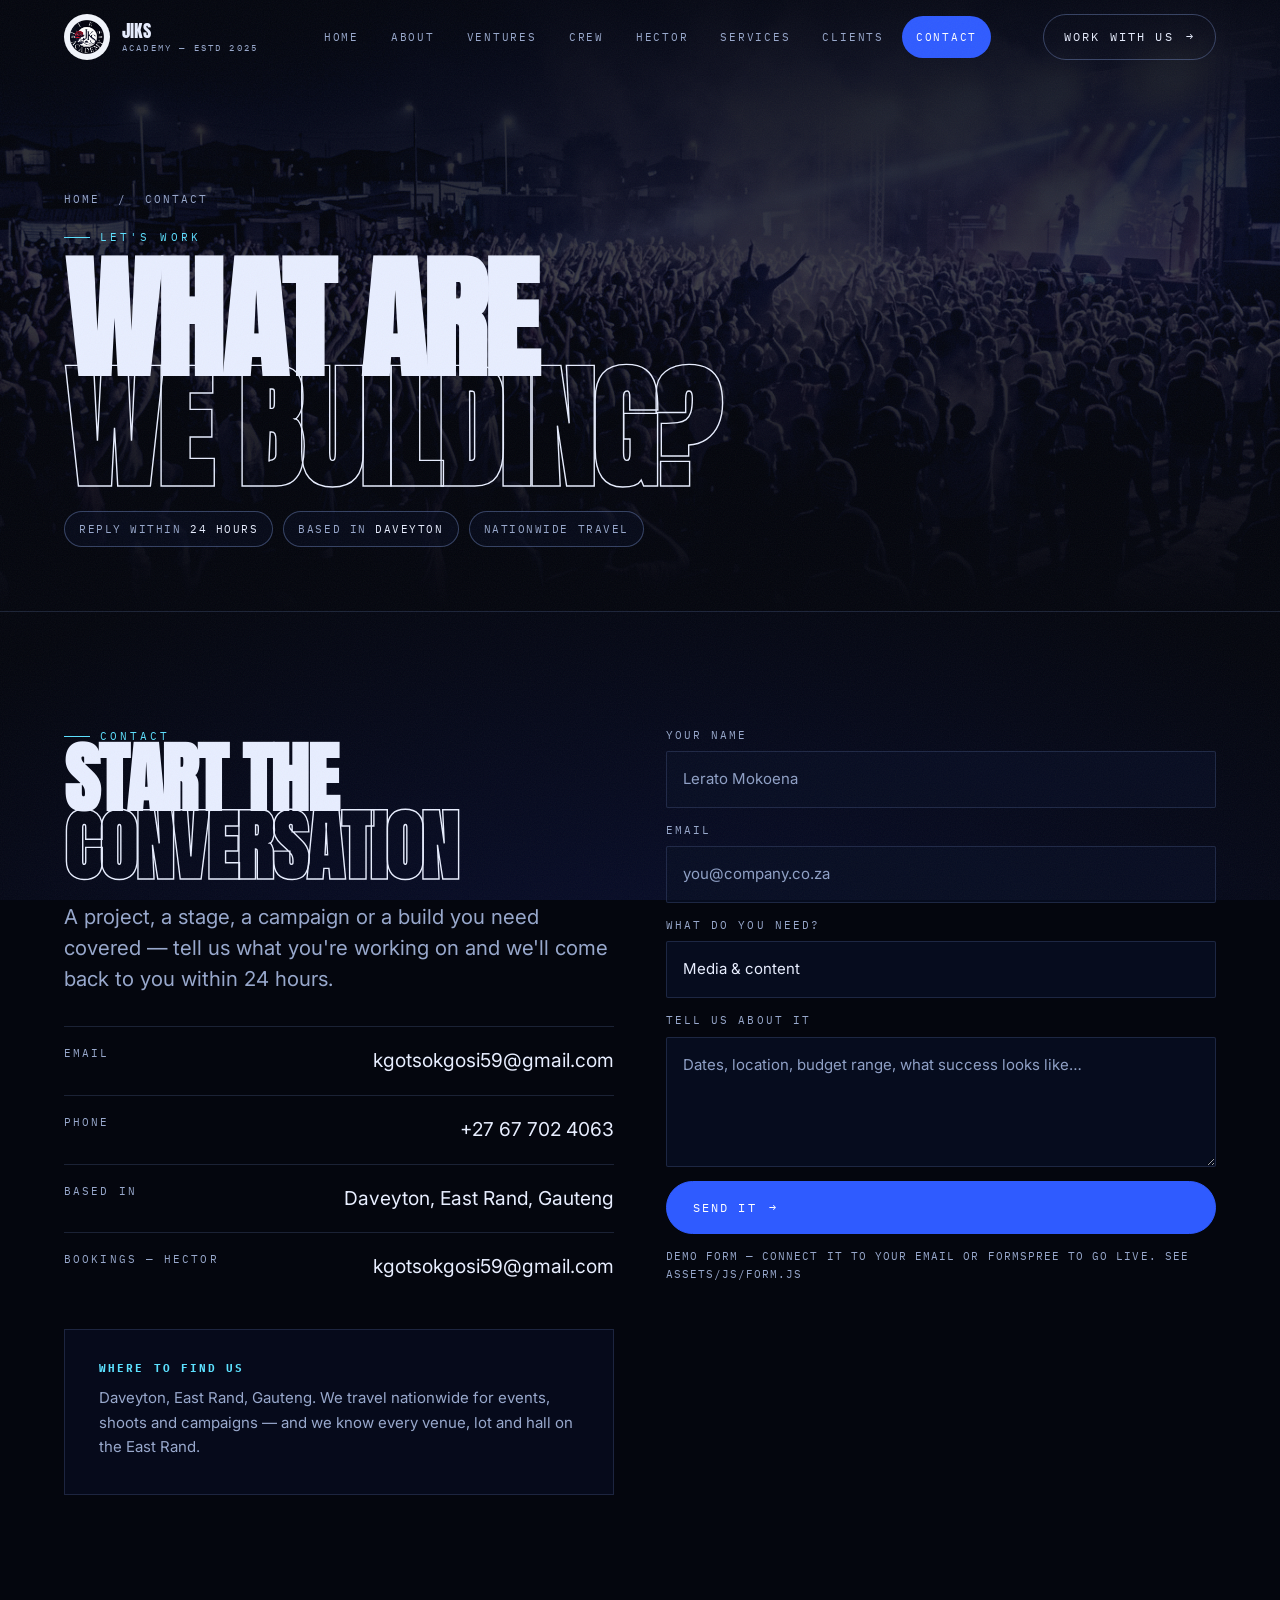
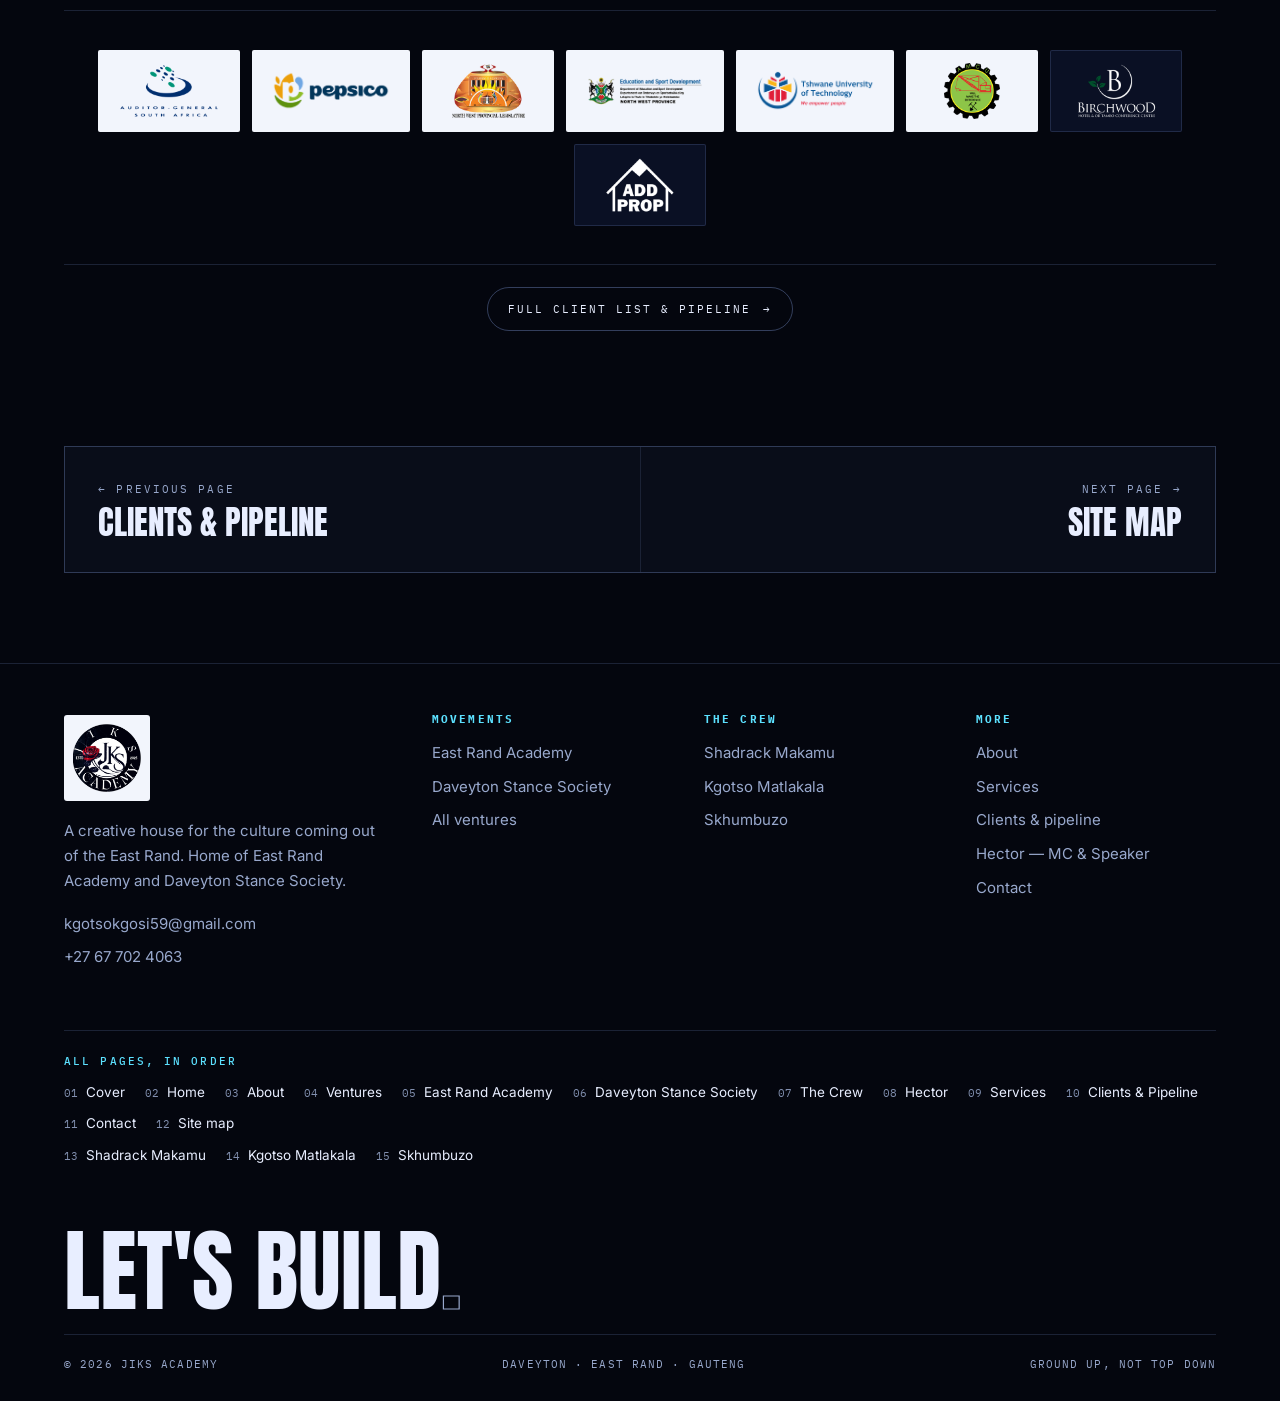
<file: jiks-academy/contact.html>
<!DOCTYPE html>
<html lang="en">
<head>
<meta charset="utf-8">
<meta name="viewport" content="width=device-width, initial-scale=1">
<meta name="color-scheme" content="dark">
<title>Contact — Jiks Academy</title>
<meta name="description" content="Get in touch with Jiks Academy in Daveyton, East Rand — media, events, mentorship and brand storytelling.">
<link rel="icon" type="image/png" href="assets/img/favicon.png">
<link rel="apple-touch-icon" href="assets/img/apple-touch-icon.png">
<link rel="manifest" href="site.webmanifest">
<meta name="theme-color" content="#04060e">
<meta property="og:type" content="website">
<meta property="og:site_name" content="Jiks Academy">
<meta property="og:title" content="Contact — Jiks Academy">
<meta property="og:description" content="Get in touch with Jiks Academy in Daveyton, East Rand — media, events, mentorship and brand storytelling.">
<meta property="og:image" content="assets/img/hero.jpg">
<meta name="twitter:card" content="summary_large_image">
<meta name="twitter:title" content="Contact — Jiks Academy">
<meta name="twitter:description" content="Get in touch with Jiks Academy in Daveyton, East Rand — media, events, mentorship and brand storytelling.">
<meta name="twitter:image" content="assets/img/hero.jpg">
<link rel="preconnect" href="https://fonts.googleapis.com">
<link rel="preconnect" href="https://fonts.gstatic.com" crossorigin>
<link href="https://fonts.googleapis.com/css2?family=Anton&family=Inter:wght@400;500;600&family=IBM+Plex+Mono:wght@400;500&display=swap" rel="stylesheet">
<link rel="stylesheet" href="assets/css/base.css">
<link rel="stylesheet" href="assets/css/components.css">
<link rel="stylesheet" href="assets/css/pages.css">
</head>
<body>
<a class="skip" href="#main">Skip to main content</a>

<header class="nav">
  <a class="brand" href="home.html">
    <span class="mark imgmark"><img src="assets/img/logo.png" alt="Jiks Academy — home"></span>
    <span class="brand-txt"><b>Jiks</b><span>Academy &mdash; estd 2025</span></span>
  </a>
  <nav class="nav-links" aria-label="Primary">
    <a href="home.html">Home</a>
    <a href="about.html">About</a>
    <a href="ventures.html">Ventures</a>
    <a href="crew.html">Crew</a>
    <a href="hector.html">Hector</a>
    <a href="services.html">Services</a>
    <a href="clients.html">Clients</a>
    <a href="contact.html" class="active" aria-current="page">Contact</a>
  </nav>
  <div class="nav-cta">
    <a class="btn" href="contact.html">Work with us <span class="arw" aria-hidden="true">&rarr;</span></a>
  </div>
  <button class="burger" aria-label="Open menu" aria-expanded="false" aria-controls="mobile-menu"><i></i><i></i></button>
</header>

<nav class="mobile" id="mobile-menu" aria-label="Mobile" aria-hidden="true">
  <a href="home.html">Home</a>
  <a href="about.html">About</a>
  <a href="ventures.html">Ventures</a>
  <a href="crew.html">Crew</a>
  <a href="hector.html">Hector</a>
  <a href="services.html">Services</a>
  <a href="contact.html">Contact</a>
  <div class="m-sub">
    <a class="btn sm" href="east-rand-academy.html">East Rand Academy</a>
    <a class="btn sm" href="daveyton-stance-society.html">Daveyton Stance Society</a>
  </div>
</nav>

<main id="main" tabindex="-1">
<section class="phead">
  <div class="phead-bg tint"><img src="assets/img/crowd.jpg" alt=""></div>
  <div class="phead-scrim"></div>
  <div class="wrap">
    <nav class="crumb" aria-label="Breadcrumb"><a href="home.html">Home</a> &nbsp;/&nbsp; Contact</nav>
    <p class="eyebrow" style="margin-top:20px">Let's work</p>
    <h1>What are<br><span>we building?</span></h1>
    <div class="sub">
      <span class="chip">Reply within <b>24 hours</b></span>
      <span class="chip">Based in <b>Daveyton</b></span>
      <span class="chip">Nationwide travel</span>
    </div>
  </div>
</section>
<section>
  <div class="wrap">
    <div class="contact rv">
      <div>
        <p class="eyebrow">Contact</p>
        <h2>Start the<br><span>conversation</span></h2>
        <p class="lede" style="margin-top:22px;max-width:44ch">A project, a stage, a campaign or a build you need covered &mdash; tell us what you're working on and we'll come back to you within 24 hours.</p>
        <div class="deets">
          <div class="deet"><span class="lbl">Email</span><a class="val" href="mailto:kgotsokgosi59@gmail.com">kgotsokgosi59@gmail.com</a></div>
          <div class="deet"><span class="lbl">Phone</span><a class="val" href="tel:+27677024063">+27 67 702 4063</a></div>
          <div class="deet"><span class="lbl">Based in</span><span class="val">Daveyton, East Rand, Gauteng</span></div>
          <div class="deet"><span class="lbl">Bookings &mdash; Hector</span><a class="val" href="mailto:kgotsokgosi59@gmail.com?subject=Hector%20booking%20enquiry">kgotsokgosi59@gmail.com</a></div>
        </div>
        <div class="where">
          <h3>Where to find us</h3>
          <p style="color:var(--bone-dim)">Daveyton, East Rand, Gauteng. We travel nationwide for events, shoots and campaigns &mdash; and we know every venue, lot and hall on the East Rand.</p>
        </div>
      </div>
      <form id="contact-form" data-demo novalidate aria-describedby="form-note">
        <div class="field"><label for="n">Your name</label><input id="n" name="name" type="text" autocomplete="name" placeholder="Lerato Mokoena" required aria-required="true"></div>
        <div class="field"><label for="e">Email</label><input id="e" name="email" type="email" autocomplete="email" placeholder="you@company.co.za" required aria-required="true"></div>
        <div class="field"><label for="s">What do you need?</label>
          <select id="s" name="service">
            <option>Media &amp; content</option>
            <option>Event curation</option>
            <option>Talent &amp; mentorship</option>
            <option>Brand storytelling</option>
            <option>Book Hector as MC</option>
            <option>Something else</option>
          </select>
        </div>
        <div class="field"><label for="m">Tell us about it</label><textarea id="m" name="message" placeholder="Dates, location, budget range, what success looks like&hellip;"></textarea></div>
        <button class="btn solid" type="submit">Send it <span class="arw" aria-hidden="true">&rarr;</span></button>
        <p class="form-note" id="form-note">Demo form &mdash; connect it to your email or Formspree to go live. See assets/js/form.js</p>
        <p class="form-ok" role="status" aria-live="polite">&#10003; Thanks &mdash; we'll come back to you within 24 hours.</p>
      </form>
    </div>
  </div>
</section>

<div class="wrap">
  <div class="logo-row">
    <span class="lplate"><img src="assets/img/clients/agsa.png" alt="Auditor-General of South Africa" loading="lazy"></span>
    <span class="lplate"><img src="assets/img/clients/pepsico.png" alt="PepsiCo" loading="lazy"></span>
    <span class="lplate"><img src="assets/img/clients/nwpl.png" alt="North West Provincial Legislature" loading="lazy"></span>
    <span class="lplate"><img src="assets/img/clients/nwedu.png" alt="North West Provincial Education" loading="lazy"></span>
    <span class="lplate"><img src="assets/img/clients/tut.png" alt="Tshwane University of Technology" loading="lazy"></span>
    <span class="lplate"><img src="assets/img/clients/amcu.png" alt="AMCU" loading="lazy"></span>
    <span class="lplate dark"><img src="assets/img/clients/birchwood.png" alt="Birchwood &amp; OR Tambo Conference Centre" loading="lazy"></span>
    <span class="lplate dark"><img src="assets/img/clients/addprop.png" alt="AddProp" loading="lazy"></span>
  </div>
  <p style="text-align:center;margin-top:22px"><a class="btn sm" href="clients.html">Full client list &amp; pipeline <span class="arw" aria-hidden="true">&rarr;</span></a></p>
</div>

<section class="pager-band" aria-label="Page navigation">
  <div class="wrap">
    <div class="pager rv">
      <a href="clients.html"><span class="k">&larr; Previous page</span><span class="n">Clients &amp; Pipeline</span></a>
      <a class="next" href="sitemap.html"><span class="k">Next page &rarr;</span><span class="n">Site map</span></a>
    </div>

  </div>
</section>
</main>

<footer>
  <div class="wrap">
    <div class="f-grid">
      <div>
        <img class="f-logo" src="assets/img/logo.png" alt="Jiks Academy">
        <p style="color:var(--bone-dim);max-width:36ch;font-size:15px">A creative house for the culture coming out of the East Rand. Home of East Rand Academy and Daveyton Stance Society.</p>
        <ul style="margin-top:18px">
          <li><a href="mailto:kgotsokgosi59@gmail.com">kgotsokgosi59@gmail.com</a></li>
          <li><a href="tel:+27677024063">+27 67 702 4063</a></li>
        </ul>
      </div>
      <div>
        <h2>Movements</h2>
        <ul>
          <li><a href="east-rand-academy.html">East Rand Academy</a></li>
          <li><a href="daveyton-stance-society.html">Daveyton Stance Society</a></li>
          <li><a href="ventures.html">All ventures</a></li>
        </ul>
      </div>
      <div>
        <h2>The crew</h2>
        <ul>
          <li><a href="shadrack-makamu.html">Shadrack Makamu</a></li>
          <li><a href="kgotso-matlakala.html">Kgotso Matlakala</a></li>
          <li><a href="skhumbuzo.html">Skhumbuzo</a></li>
        </ul>
      </div>
      <div>
        <h2>More</h2>
        <ul>
          <li><a href="about.html">About</a></li>
          <li><a href="services.html">Services</a></li>
          <li><a href="clients.html">Clients &amp; pipeline</a></li>
          <li><a href="hector.html">Hector &mdash; MC &amp; Speaker</a></li>
          <li><a href="contact.html">Contact</a></li>
        </ul>
      </div>
    </div>
        <nav class="f-all" aria-label="All pages">
      <h2>All pages, in order</h2>
      <ol class="f-all-row">
      <li><a href="index.html">Cover</a></li>
      <li><a href="home.html">Home</a></li>
      <li><a href="about.html">About</a></li>
      <li><a href="ventures.html">Ventures</a></li>
      <li><a href="east-rand-academy.html">East Rand Academy</a></li>
      <li><a href="daveyton-stance-society.html">Daveyton Stance Society</a></li>
      <li><a href="crew.html">The Crew</a></li>
      <li><a href="hector.html">Hector</a></li>
      <li><a href="services.html">Services</a></li>
      <li><a href="clients.html">Clients &amp; Pipeline</a></li>
      <li><a href="contact.html">Contact</a></li>
      <li><a href="sitemap.html">Site map</a></li>
      </ol>
      <ol class="f-all-row">
      <li><a href="shadrack-makamu.html">Shadrack Makamu</a></li>
      <li><a href="kgotso-matlakala.html">Kgotso Matlakala</a></li>
      <li><a href="skhumbuzo.html">Skhumbuzo</a></li>
      </ol>
    </nav>
    <div class="f-big">Let's build<span>.</span></div>
    <div class="f-legal">
      <span>&copy; <span data-year>2026</span> Jiks Academy</span>
      <span>Daveyton &middot; East Rand &middot; Gauteng</span>
      <span>Ground up, not top down</span>
    </div>
  </div>
</footer>

<script src="assets/js/nav.js"></script>
<script src="assets/js/menu.js"></script>
<script src="assets/js/reveal.js"></script>
<script src="assets/js/form.js"></script>
</body>
</html>
</file>
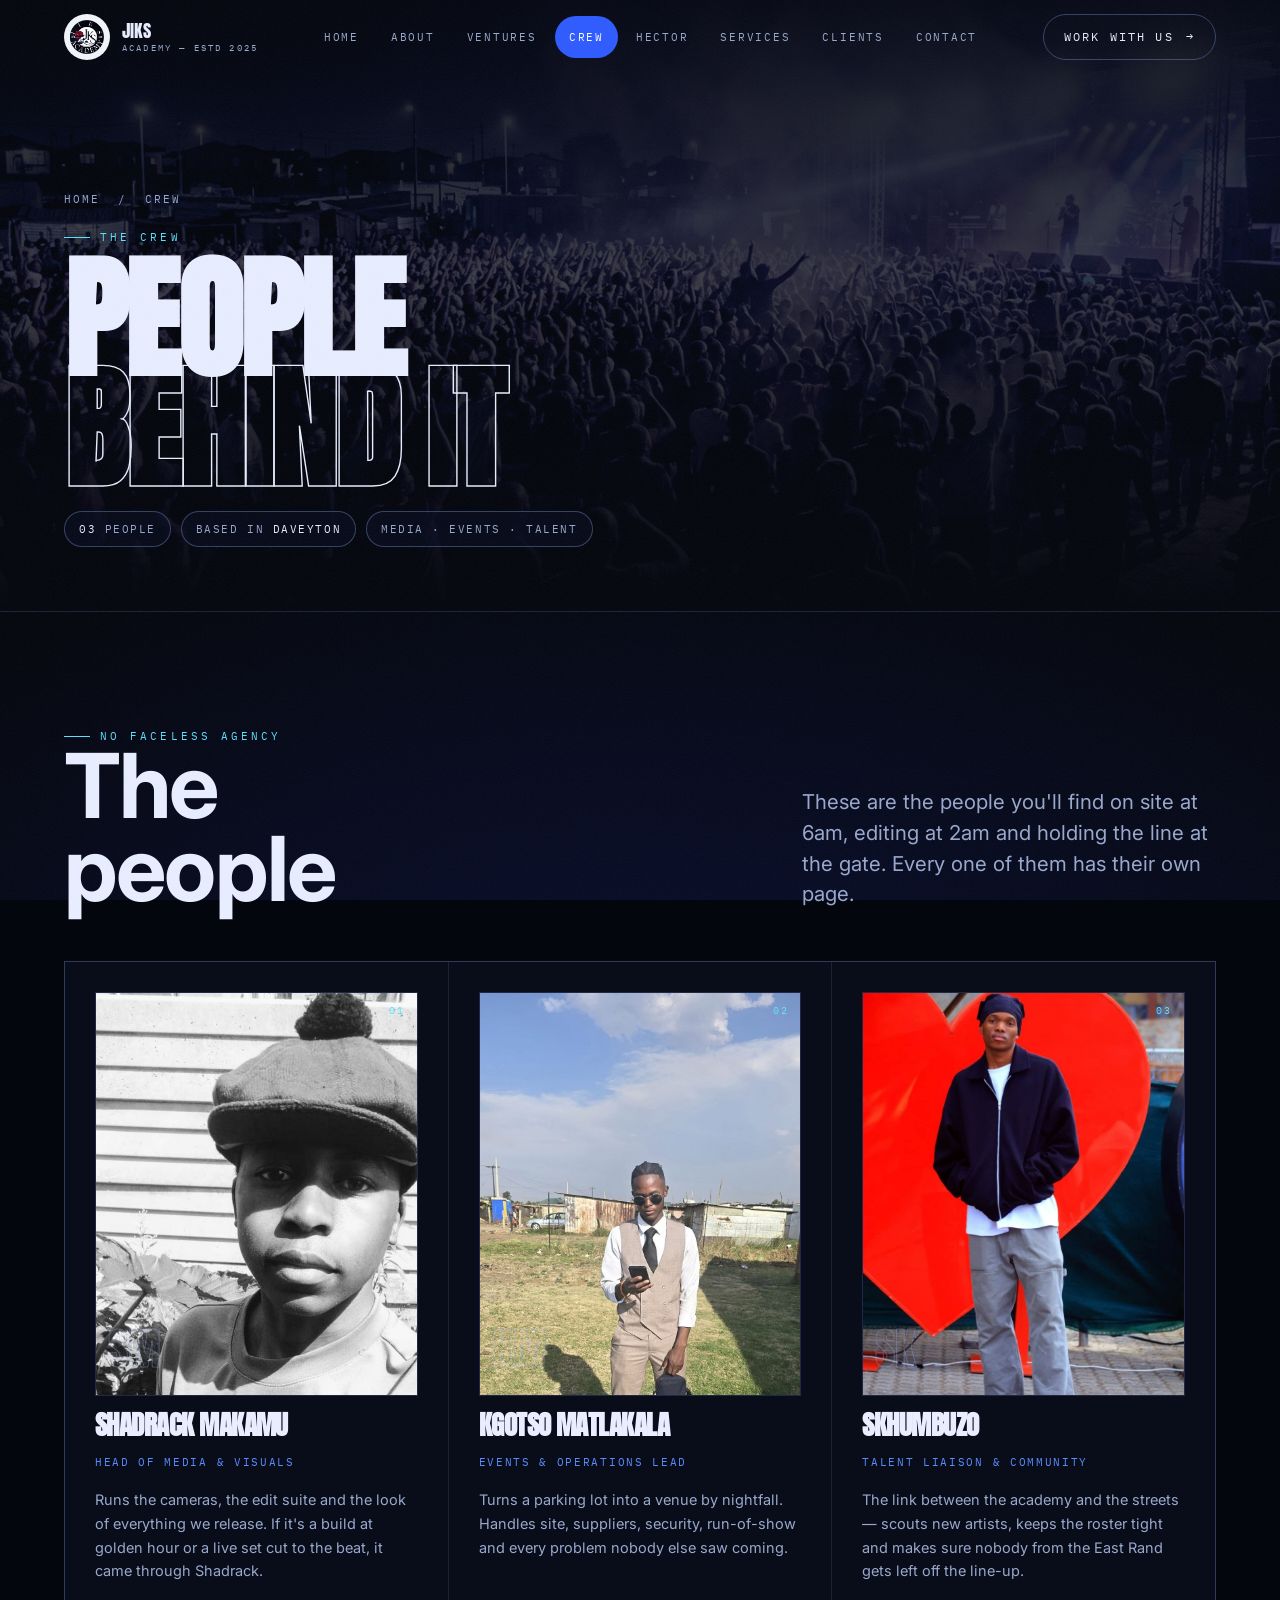
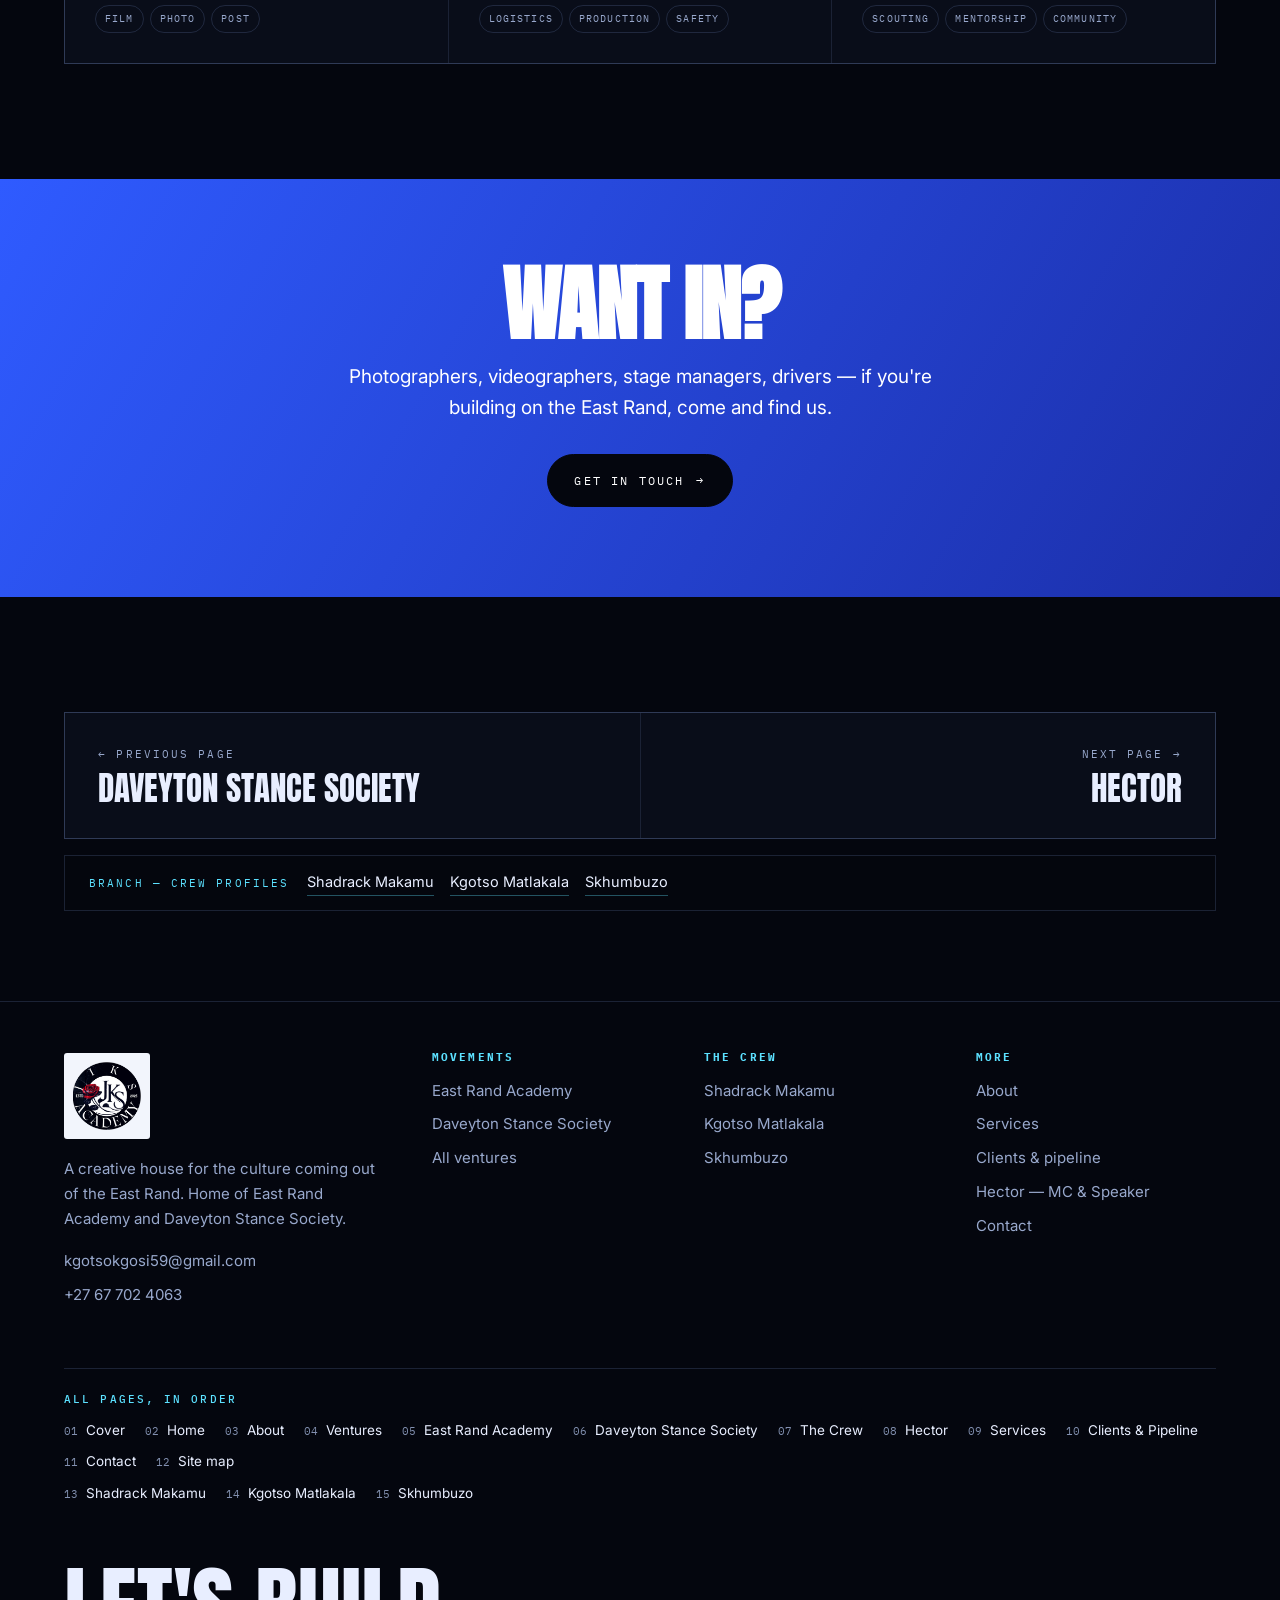
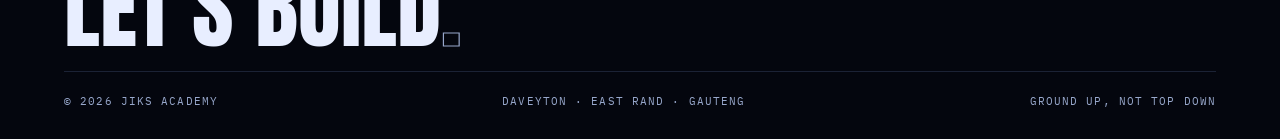
<file: jiks-academy/crew.html>
<!DOCTYPE html>
<html lang="en">
<head>
<meta charset="utf-8">
<meta name="viewport" content="width=device-width, initial-scale=1">
<meta name="color-scheme" content="dark">
<title>The Crew — Jiks Academy</title>
<meta name="description" content="The crew behind Jiks Academy: Innocent Tlhatlhedi (DJ ToxSA), Shadrack Makamu, Kgotso Matlakala and Skhumbuzo.">
<link rel="icon" type="image/png" href="assets/img/favicon.png">
<link rel="apple-touch-icon" href="assets/img/apple-touch-icon.png">
<link rel="manifest" href="site.webmanifest">
<meta name="theme-color" content="#04060e">
<meta property="og:type" content="website">
<meta property="og:site_name" content="Jiks Academy">
<meta property="og:title" content="The Crew — Jiks Academy">
<meta property="og:description" content="The crew behind Jiks Academy: Innocent Tlhatlhedi (DJ ToxSA), Shadrack Makamu, Kgotso Matlakala and Skhumbuzo.">
<meta property="og:image" content="assets/img/hero.jpg">
<meta name="twitter:card" content="summary_large_image">
<meta name="twitter:title" content="The Crew — Jiks Academy">
<meta name="twitter:description" content="The crew behind Jiks Academy: Innocent Tlhatlhedi (DJ ToxSA), Shadrack Makamu, Kgotso Matlakala and Skhumbuzo.">
<meta name="twitter:image" content="assets/img/hero.jpg">
<link rel="preconnect" href="https://fonts.googleapis.com">
<link rel="preconnect" href="https://fonts.gstatic.com" crossorigin>
<link href="https://fonts.googleapis.com/css2?family=Anton&family=Inter:wght@400;500;600&family=IBM+Plex+Mono:wght@400;500&display=swap" rel="stylesheet">
<link rel="stylesheet" href="assets/css/base.css">
<link rel="stylesheet" href="assets/css/components.css">
<link rel="stylesheet" href="assets/css/pages.css">
</head>
<body>
<a class="skip" href="#main">Skip to main content</a>

<header class="nav">
  <a class="brand" href="home.html">
    <span class="mark imgmark"><img src="assets/img/logo.png" alt="Jiks Academy — home"></span>
    <span class="brand-txt"><b>Jiks</b><span>Academy &mdash; estd 2025</span></span>
  </a>
  <nav class="nav-links" aria-label="Primary">
    <a href="home.html">Home</a>
    <a href="about.html">About</a>
    <a href="ventures.html">Ventures</a>
    <a href="crew.html" class="active" aria-current="page">Crew</a>
    <a href="hector.html">Hector</a>
    <a href="services.html">Services</a>
    <a href="clients.html">Clients</a>
    <a href="contact.html">Contact</a>
  </nav>
  <div class="nav-cta">
    <a class="btn" href="contact.html">Work with us <span class="arw" aria-hidden="true">&rarr;</span></a>
  </div>
  <button class="burger" aria-label="Open menu" aria-expanded="false" aria-controls="mobile-menu"><i></i><i></i></button>
</header>

<nav class="mobile" id="mobile-menu" aria-label="Mobile" aria-hidden="true">
  <a href="home.html">Home</a>
  <a href="about.html">About</a>
  <a href="ventures.html">Ventures</a>
  <a href="crew.html">Crew</a>
  <a href="hector.html">Hector</a>
  <a href="services.html">Services</a>
  <a href="contact.html">Contact</a>
  <div class="m-sub">
    <a class="btn sm" href="east-rand-academy.html">East Rand Academy</a>
    <a class="btn sm" href="daveyton-stance-society.html">Daveyton Stance Society</a>
  </div>
</nav>

<main id="main" tabindex="-1">
<section class="phead">
  <div class="phead-bg tint"><img src="assets/img/crowd.jpg" alt=""></div>
  <div class="phead-scrim"></div>
  <div class="wrap">
    <nav class="crumb" aria-label="Breadcrumb"><a href="home.html">Home</a> &nbsp;/&nbsp; Crew</nav>
    <p class="eyebrow" style="margin-top:20px">The crew</p>
    <h1>People<br><span>behind it</span></h1>
    <div class="sub">
      <span class="chip"><b>03</b> people</span>
      <span class="chip">Based in <b>Daveyton</b></span>
      <span class="chip">Media &middot; Events &middot; Talent</span>
    </div>
  </div>
</section>
<section>
  <div class="wrap">
    <div class="sec-head rv">
      <div><p class="eyebrow">No faceless agency</p><h2>The<br>people</h2></div>
      <div class="max"><p class="lede">These are the people you'll find on site at 6am, editing at 2am and holding the line at the gate. Every one of them has their own page.</p></div>
    </div>
    <div class="crew rv">
      <a class="member" href="shadrack-makamu.html">
        <span class="avatar">
          <span class="idx" aria-hidden="true">01</span>
          <img src="assets/img/crew/shadrack.jpg" alt="Shadrack Makamu">
          <span class="initials" aria-hidden="true">SM</span>
        </span>
        <h3>Shadrack Makamu</h3>
        <span class="role">Head of Media &amp; Visuals</span>
        <p>Runs the cameras, the edit suite and the look of everything we release. If it's a build at golden hour or a live set cut to the beat, it came through Shadrack.</p>
        <span class="tagsline"><span class="mini">Film</span><span class="mini">Photo</span><span class="mini">Post</span></span>
      </a>
      <a class="member" href="kgotso-matlakala.html">
        <span class="avatar">
          <span class="idx" aria-hidden="true">02</span>
          <img src="assets/img/crew/kgotso.jpg" alt="Kgotso Matlakala">
          <span class="initials" aria-hidden="true">KM</span>
        </span>
        <h3>Kgotso Matlakala</h3>
        <span class="role">Events &amp; Operations Lead</span>
        <p>Turns a parking lot into a venue by nightfall. Handles site, suppliers, security, run-of-show and every problem nobody else saw coming.</p>
        <span class="tagsline"><span class="mini">Logistics</span><span class="mini">Production</span><span class="mini">Safety</span></span>
      </a>
      <a class="member" href="skhumbuzo.html">
        <span class="avatar">
          <span class="idx" aria-hidden="true">03</span>
          <img src="assets/img/crew/skhumbuzo.jpg" alt="Skhumbuzo">
          <span class="initials" aria-hidden="true">SK</span>
        </span>
        <h3>Skhumbuzo</h3>
        <span class="role">Talent Liaison &amp; Community</span>
        <p>The link between the academy and the streets — scouts new artists, keeps the roster tight and makes sure nobody from the East Rand gets left off the line-up.</p>
        <span class="tagsline"><span class="mini">Scouting</span><span class="mini">Mentorship</span><span class="mini">Community</span></span>
      </a>
    </div>
  </div>
</section>

<div class="cta-band">
  <h2>Want in?</h2>
  <p>Photographers, videographers, stage managers, drivers &mdash; if you're building on the East Rand, come and find us.</p>
  <a class="btn solid" href="contact.html">Get in touch <span class="arw" aria-hidden="true">&rarr;</span></a>
</div>
<section class="pager-band" aria-label="Page navigation">
  <div class="wrap">
    <div class="pager rv">
      <a href="daveyton-stance-society.html"><span class="k">&larr; Previous page</span><span class="n">Daveyton Stance Society</span></a>
      <a class="next" href="hector.html"><span class="k">Next page &rarr;</span><span class="n">Hector</span></a>
    </div>
<div class="pager-branch rv">
      <span class="k">Branch &mdash; crew profiles</span>
      <span class="bl">
      <a href="shadrack-makamu.html">Shadrack Makamu</a>
      <a href="kgotso-matlakala.html">Kgotso Matlakala</a>
      <a href="skhumbuzo.html">Skhumbuzo</a>
      </span>
    </div>
  </div>
</section>
</main>

<footer>
  <div class="wrap">
    <div class="f-grid">
      <div>
        <img class="f-logo" src="assets/img/logo.png" alt="Jiks Academy">
        <p style="color:var(--bone-dim);max-width:36ch;font-size:15px">A creative house for the culture coming out of the East Rand. Home of East Rand Academy and Daveyton Stance Society.</p>
        <ul style="margin-top:18px">
          <li><a href="mailto:kgotsokgosi59@gmail.com">kgotsokgosi59@gmail.com</a></li>
          <li><a href="tel:+27677024063">+27 67 702 4063</a></li>
        </ul>
      </div>
      <div>
        <h2>Movements</h2>
        <ul>
          <li><a href="east-rand-academy.html">East Rand Academy</a></li>
          <li><a href="daveyton-stance-society.html">Daveyton Stance Society</a></li>
          <li><a href="ventures.html">All ventures</a></li>
        </ul>
      </div>
      <div>
        <h2>The crew</h2>
        <ul>
          <li><a href="shadrack-makamu.html">Shadrack Makamu</a></li>
          <li><a href="kgotso-matlakala.html">Kgotso Matlakala</a></li>
          <li><a href="skhumbuzo.html">Skhumbuzo</a></li>
        </ul>
      </div>
      <div>
        <h2>More</h2>
        <ul>
          <li><a href="about.html">About</a></li>
          <li><a href="services.html">Services</a></li>
          <li><a href="clients.html">Clients &amp; pipeline</a></li>
          <li><a href="hector.html">Hector &mdash; MC &amp; Speaker</a></li>
          <li><a href="contact.html">Contact</a></li>
        </ul>
      </div>
    </div>
        <nav class="f-all" aria-label="All pages">
      <h2>All pages, in order</h2>
      <ol class="f-all-row">
      <li><a href="index.html">Cover</a></li>
      <li><a href="home.html">Home</a></li>
      <li><a href="about.html">About</a></li>
      <li><a href="ventures.html">Ventures</a></li>
      <li><a href="east-rand-academy.html">East Rand Academy</a></li>
      <li><a href="daveyton-stance-society.html">Daveyton Stance Society</a></li>
      <li><a href="crew.html">The Crew</a></li>
      <li><a href="hector.html">Hector</a></li>
      <li><a href="services.html">Services</a></li>
      <li><a href="clients.html">Clients &amp; Pipeline</a></li>
      <li><a href="contact.html">Contact</a></li>
      <li><a href="sitemap.html">Site map</a></li>
      </ol>
      <ol class="f-all-row">
      <li><a href="shadrack-makamu.html">Shadrack Makamu</a></li>
      <li><a href="kgotso-matlakala.html">Kgotso Matlakala</a></li>
      <li><a href="skhumbuzo.html">Skhumbuzo</a></li>
      </ol>
    </nav>
    <div class="f-big">Let's build<span>.</span></div>
    <div class="f-legal">
      <span>&copy; <span data-year>2026</span> Jiks Academy</span>
      <span>Daveyton &middot; East Rand &middot; Gauteng</span>
      <span>Ground up, not top down</span>
    </div>
  </div>
</footer>

<script src="assets/js/nav.js"></script>
<script src="assets/js/menu.js"></script>
<script src="assets/js/reveal.js"></script>
</body>
</html>
</file>
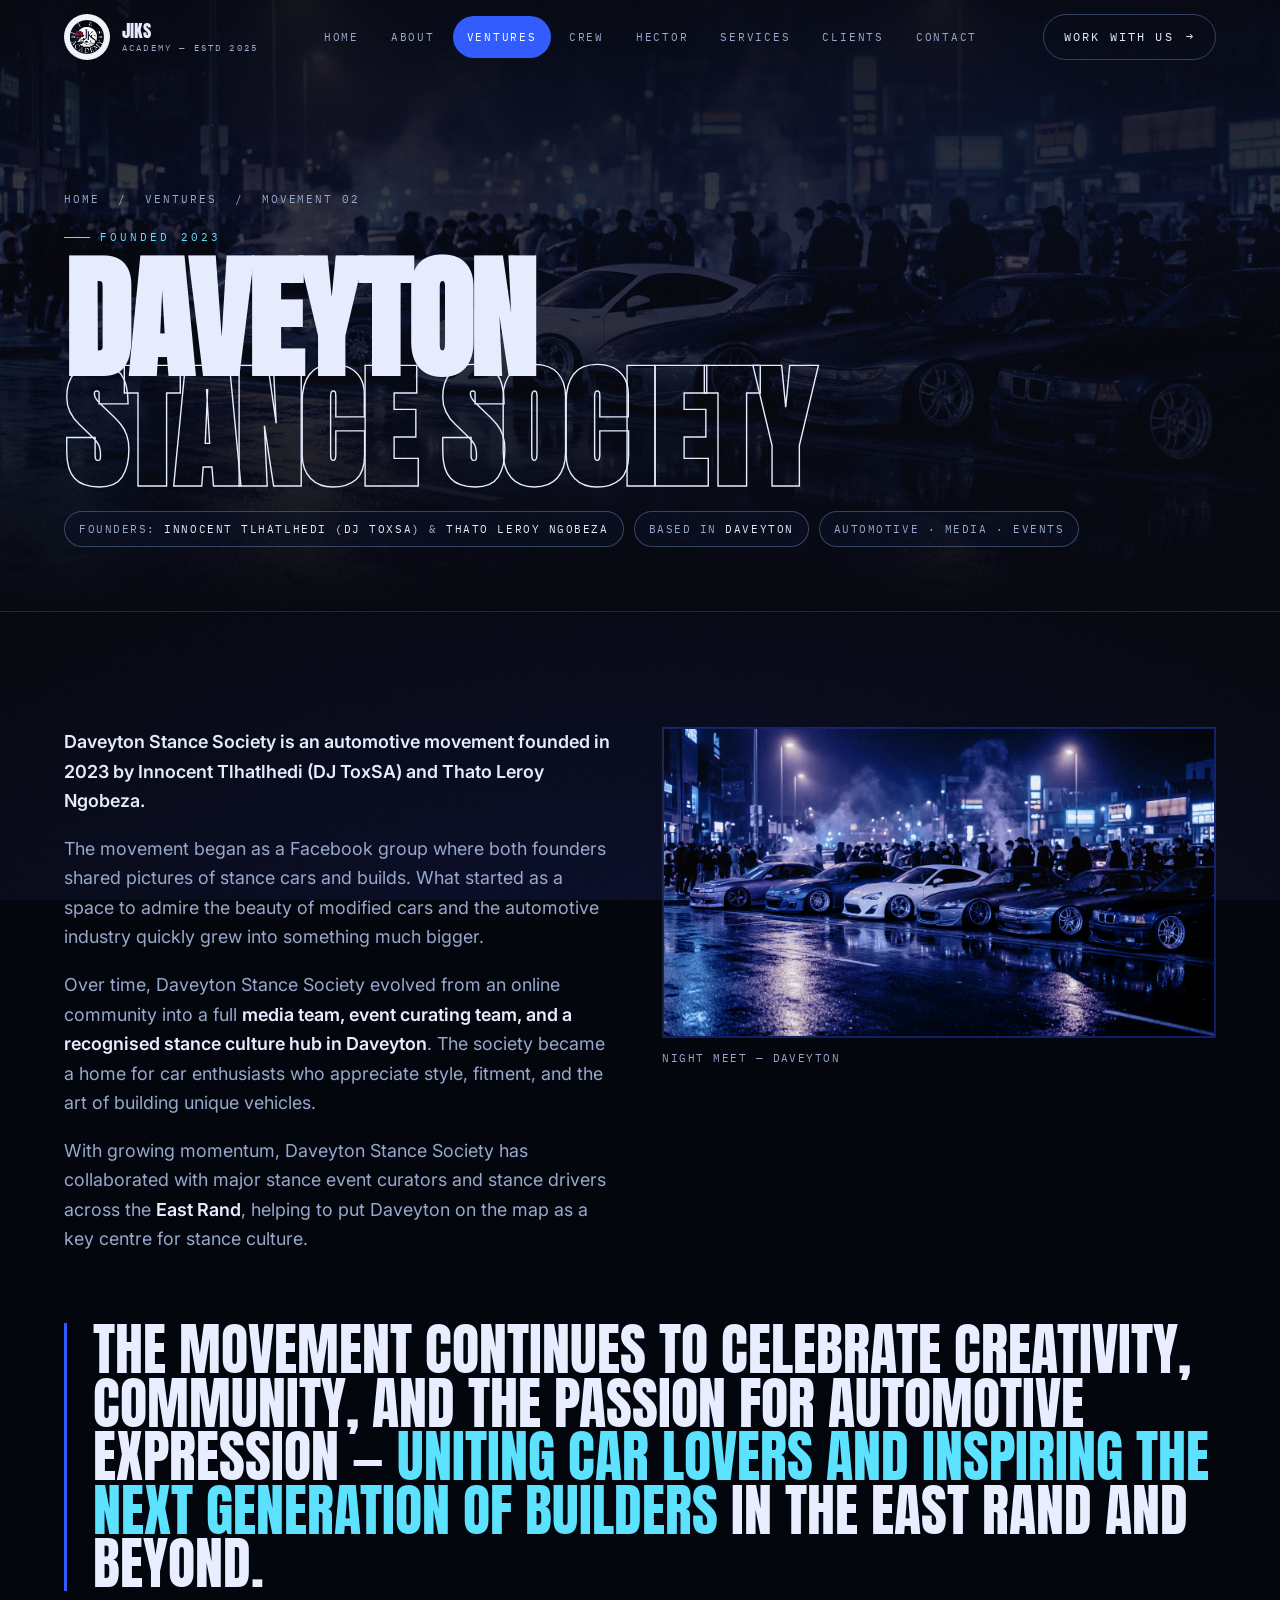
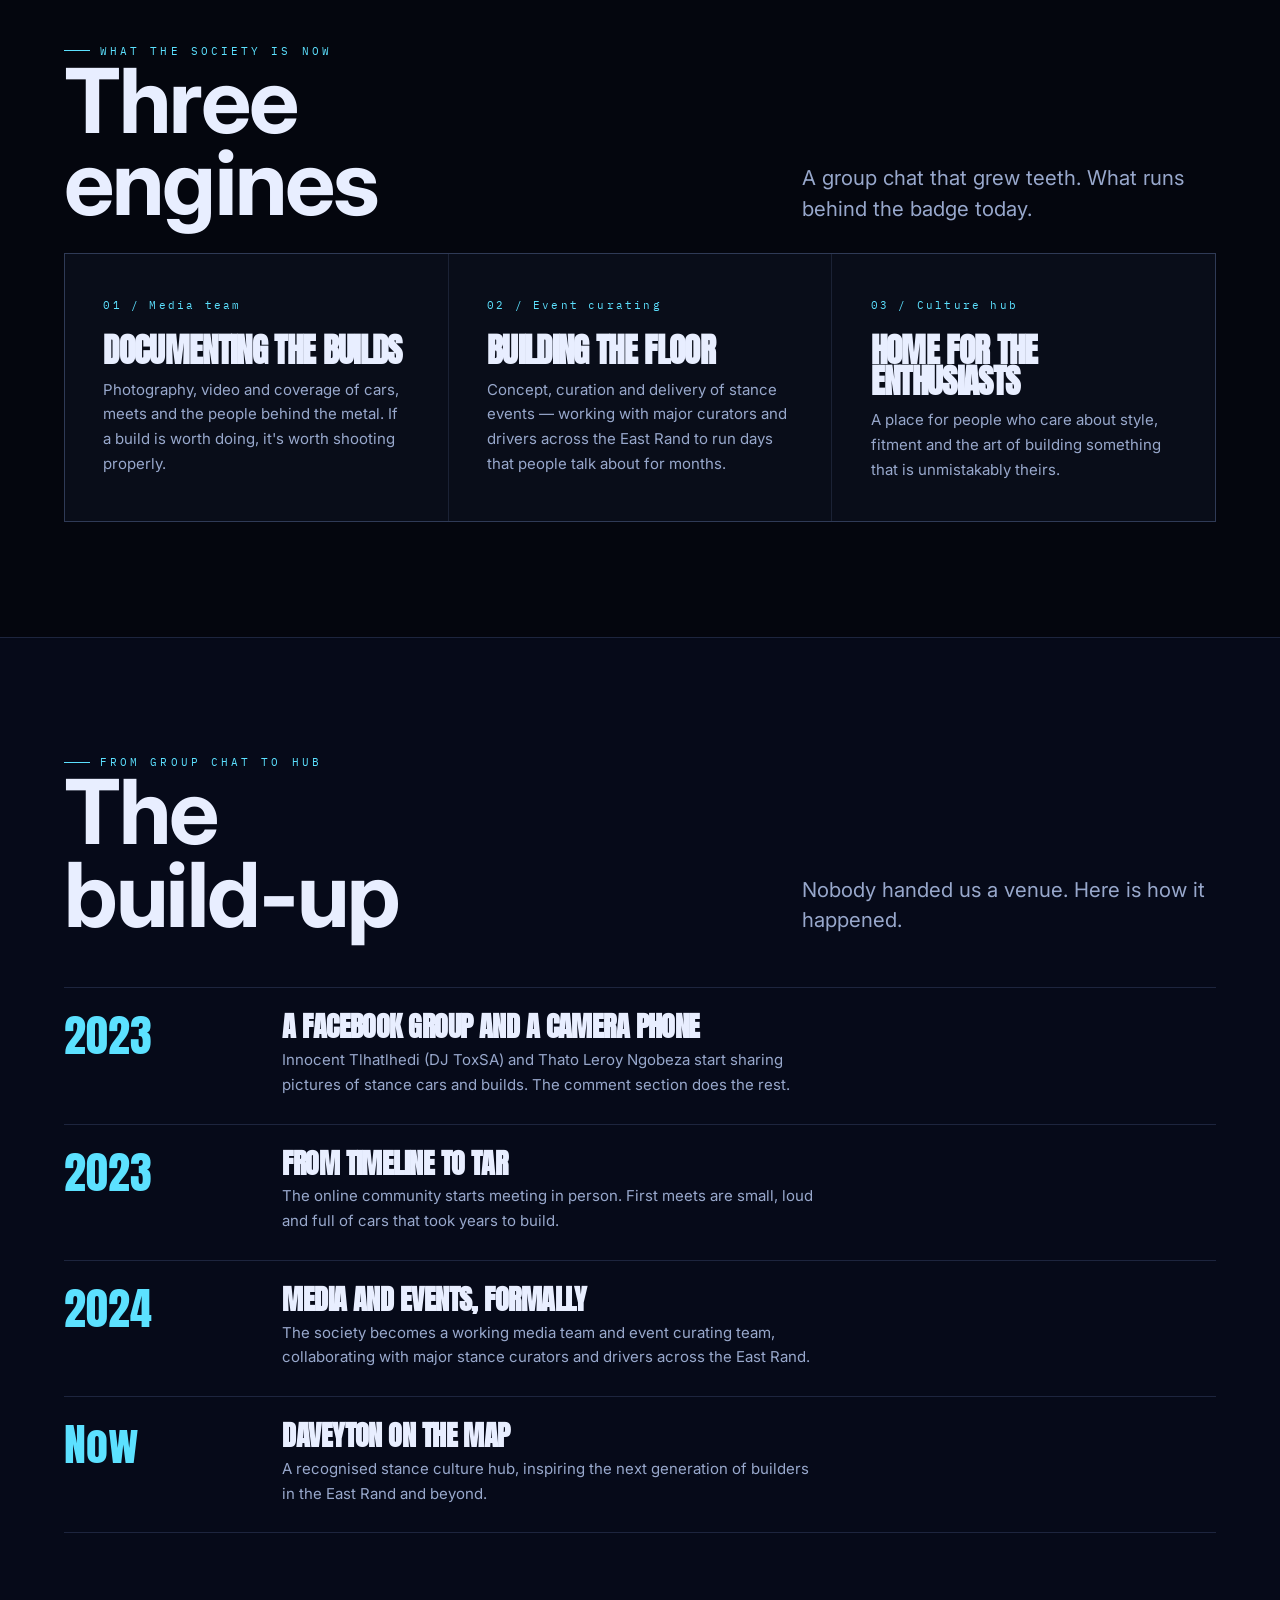
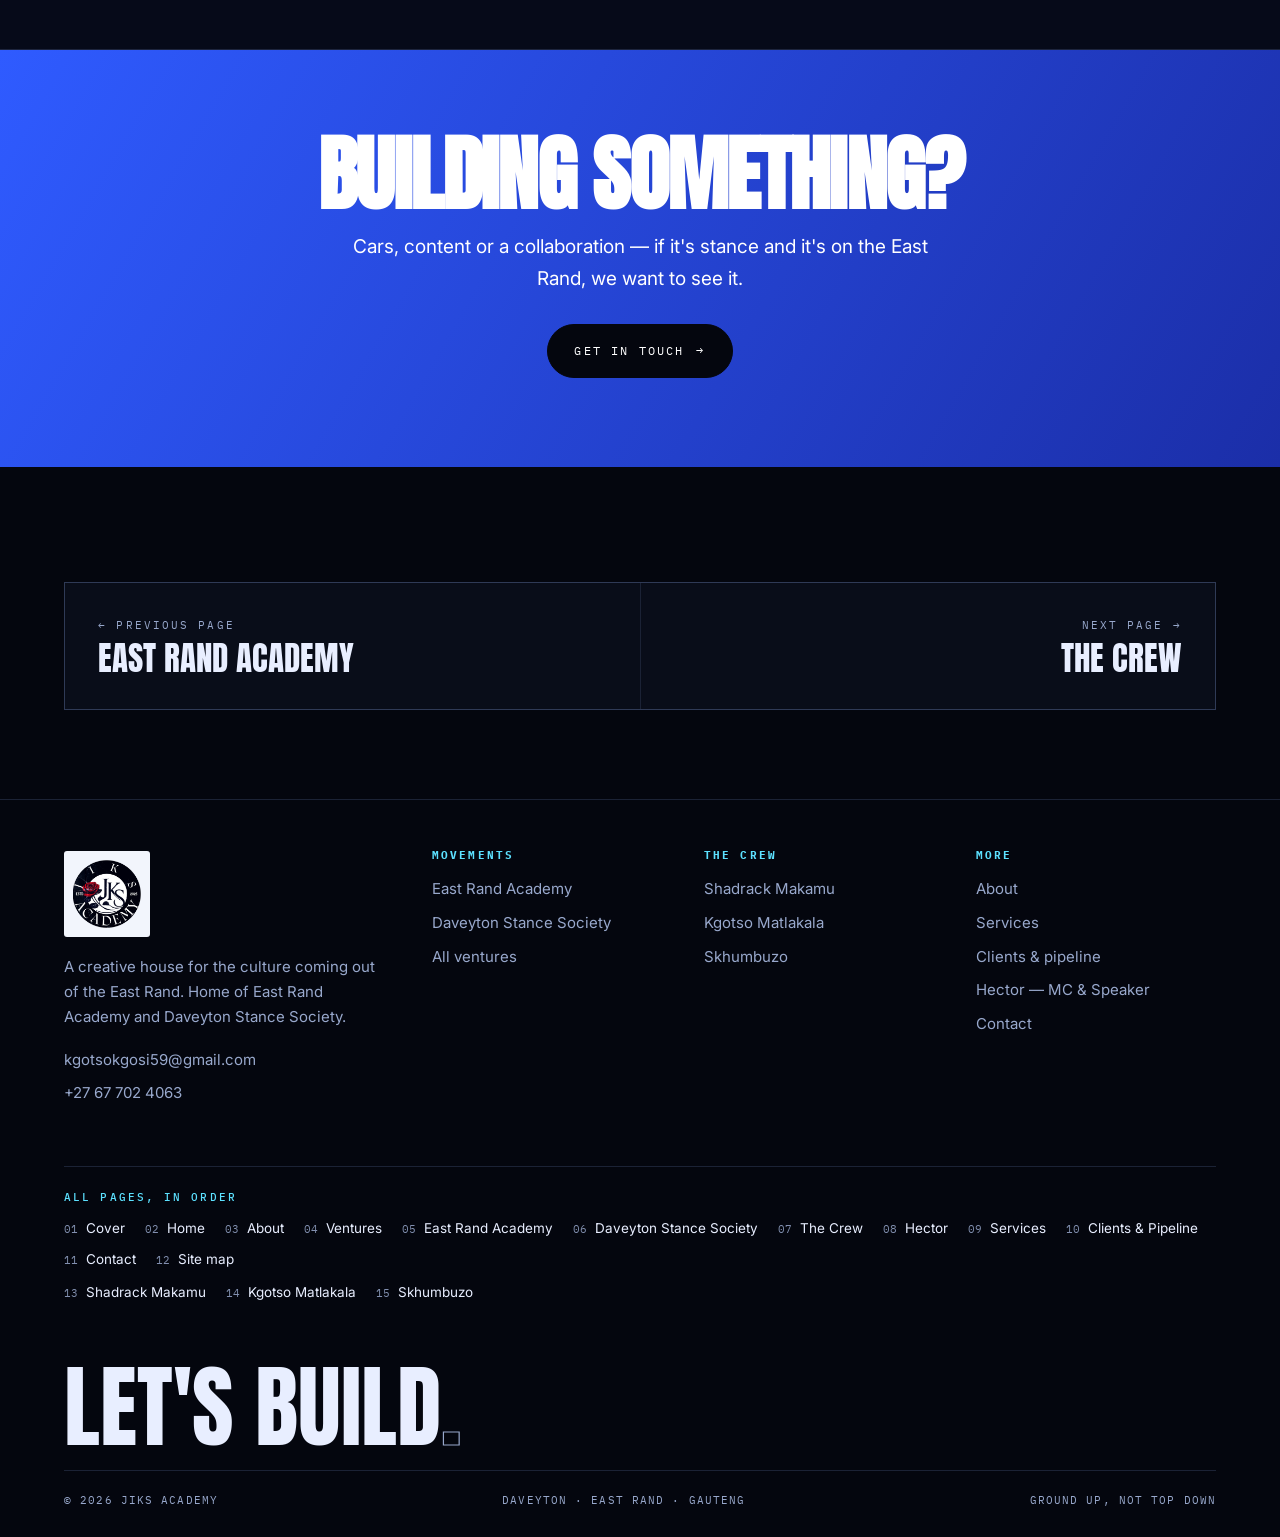
<file: jiks-academy/daveyton-stance-society.html>
<!DOCTYPE html>
<html lang="en">
<head>
<meta charset="utf-8">
<meta name="viewport" content="width=device-width, initial-scale=1">
<meta name="color-scheme" content="dark">
<title>Daveyton Stance Society — Jiks Academy</title>
<meta name="description" content="Daveyton Stance Society is an automotive movement founded in 2023 by DJ ToxSA and Thato Leroy Ngobeza — a media team, event curating team and stance culture hub in Daveyton.">
<link rel="icon" type="image/png" href="assets/img/favicon.png">
<link rel="apple-touch-icon" href="assets/img/apple-touch-icon.png">
<link rel="manifest" href="site.webmanifest">
<meta name="theme-color" content="#04060e">
<meta property="og:type" content="website">
<meta property="og:site_name" content="Jiks Academy">
<meta property="og:title" content="Daveyton Stance Society — Jiks Academy">
<meta property="og:description" content="Daveyton Stance Society is an automotive movement founded in 2023 by DJ ToxSA and Thato Leroy Ngobeza — a media team, event curating team and stance culture hub in Daveyton.">
<meta property="og:image" content="assets/img/hero.jpg">
<meta name="twitter:card" content="summary_large_image">
<meta name="twitter:title" content="Daveyton Stance Society — Jiks Academy">
<meta name="twitter:description" content="Daveyton Stance Society is an automotive movement founded in 2023 by DJ ToxSA and Thato Leroy Ngobeza — a media team, event curating team and stance culture hub in Daveyton.">
<meta name="twitter:image" content="assets/img/hero.jpg">
<link rel="preconnect" href="https://fonts.googleapis.com">
<link rel="preconnect" href="https://fonts.gstatic.com" crossorigin>
<link href="https://fonts.googleapis.com/css2?family=Anton&family=Inter:wght@400;500;600&family=IBM+Plex+Mono:wght@400;500&display=swap" rel="stylesheet">
<link rel="stylesheet" href="assets/css/base.css">
<link rel="stylesheet" href="assets/css/components.css">
<link rel="stylesheet" href="assets/css/pages.css">
</head>
<body>
<a class="skip" href="#main">Skip to main content</a>

<header class="nav">
  <a class="brand" href="home.html">
    <span class="mark imgmark"><img src="assets/img/logo.png" alt="Jiks Academy — home"></span>
    <span class="brand-txt"><b>Jiks</b><span>Academy &mdash; estd 2025</span></span>
  </a>
  <nav class="nav-links" aria-label="Primary">
    <a href="home.html">Home</a>
    <a href="about.html">About</a>
    <a href="ventures.html" class="active" aria-current="page">Ventures</a>
    <a href="crew.html">Crew</a>
    <a href="hector.html">Hector</a>
    <a href="services.html">Services</a>
    <a href="clients.html">Clients</a>
    <a href="contact.html">Contact</a>
  </nav>
  <div class="nav-cta">
    <a class="btn" href="contact.html">Work with us <span class="arw" aria-hidden="true">&rarr;</span></a>
  </div>
  <button class="burger" aria-label="Open menu" aria-expanded="false" aria-controls="mobile-menu"><i></i><i></i></button>
</header>

<nav class="mobile" id="mobile-menu" aria-label="Mobile" aria-hidden="true">
  <a href="home.html">Home</a>
  <a href="about.html">About</a>
  <a href="ventures.html">Ventures</a>
  <a href="crew.html">Crew</a>
  <a href="hector.html">Hector</a>
  <a href="services.html">Services</a>
  <a href="contact.html">Contact</a>
  <div class="m-sub">
    <a class="btn sm" href="east-rand-academy.html">East Rand Academy</a>
    <a class="btn sm" href="daveyton-stance-society.html">Daveyton Stance Society</a>
  </div>
</nav>

<main id="main" tabindex="-1">
<section class="phead">
  <div class="phead-bg tint"><img src="assets/img/stance.jpg" alt=""></div>
  <div class="phead-scrim"></div>
  <div class="wrap">
    <nav class="crumb" aria-label="Breadcrumb"><a href="home.html">Home</a> &nbsp;/&nbsp; <a href="ventures.html">Ventures</a> &nbsp;/&nbsp; Movement 02</nav>
    <p class="eyebrow" style="margin-top:20px">Founded 2023</p>
    <h1>Daveyton<br><span>Stance Society</span></h1>
    <div class="sub">
      <span class="chip">Founders: <b>Innocent Tlhatlhedi (DJ ToxSA)</b> &amp; <b>Thato Leroy Ngobeza</b></span>
      <span class="chip">Based in <b>Daveyton</b></span>
      <span class="chip">Automotive &middot; Media &middot; Events</span>
    </div>
  </div>
</section>
<section>
  <div class="wrap">
    <div class="cols rv">
      <div class="prose">
        <p><strong>Daveyton Stance Society is an automotive movement founded in 2023 by Innocent Tlhatlhedi (DJ ToxSA) and Thato Leroy Ngobeza.</strong></p>
        <p>The movement began as a Facebook group where both founders shared pictures of stance cars and builds. What started as a space to admire the beauty of modified cars and the automotive industry quickly grew into something much bigger.</p>
        <p>Over time, Daveyton Stance Society evolved from an online community into a full <strong>media team, event curating team, and a recognised stance culture hub in Daveyton</strong>. The society became a home for car enthusiasts who appreciate style, fitment, and the art of building unique vehicles.</p>
        <p>With growing momentum, Daveyton Stance Society has collaborated with major stance event curators and stance drivers across the <strong>East Rand</strong>, helping to put Daveyton on the map as a key centre for stance culture.</p>
      </div>
      <div>
        <figure class="tint" style="border:1px solid var(--line);position:relative">
          <img src="assets/img/stance.jpg" alt="Stance cars at a night meet">
        </figure>
        <figcaption>Night meet &mdash; Daveyton</figcaption>
      </div>
    </div>

    <div class="pull rv">The movement continues to celebrate creativity, community, and the passion for automotive expression &mdash; <span>uniting car lovers and inspiring the next generation of builders</span> in the East Rand and beyond.</div>

    <div class="sec-head rv" style="margin-bottom:28px">
      <div><p class="eyebrow">What the society is now</p><h2>Three<br>engines</h2></div>
      <div class="max"><p class="lede">A group chat that grew teeth. What runs behind the badge today.</p></div>
    </div>

    <div class="beliefs rv">
      <article class="belief">
        <span class="num">01 / Media team</span>
        <h3>Documenting the builds</h3>
        <p>Photography, video and coverage of cars, meets and the people behind the metal. If a build is worth doing, it's worth shooting properly.</p>
      </article>
      <article class="belief">
        <span class="num">02 / Event curating</span>
        <h3>Building the floor</h3>
        <p>Concept, curation and delivery of stance events &mdash; working with major curators and drivers across the East Rand to run days that people talk about for months.</p>
      </article>
      <article class="belief">
        <span class="num">03 / Culture hub</span>
        <h3>Home for the enthusiasts</h3>
        <p>A place for people who care about style, fitment and the art of building something that is unmistakably theirs.</p>
      </article>
    </div>
  </div>
</section>

<section style="background:rgba(8,14,36,.55);border-block:1px solid var(--line)">
  <div class="wrap">
    <div class="sec-head rv">
      <div><p class="eyebrow">From group chat to hub</p><h2>The<br>build-up</h2></div>
      <div class="max"><p class="lede">Nobody handed us a venue. Here is how it happened.</p></div>
    </div>
    <div class="timeline rv">
      <div class="tl">
        <span class="yr">2023</span>
        <div><h3>A Facebook group and a camera phone</h3><p>Innocent Tlhatlhedi (DJ ToxSA) and Thato Leroy Ngobeza start sharing pictures of stance cars and builds. The comment section does the rest.</p></div>
      </div>
      <div class="tl">
        <span class="yr">2023</span>
        <div><h3>From timeline to tar</h3><p>The online community starts meeting in person. First meets are small, loud and full of cars that took years to build.</p></div>
      </div>
      <div class="tl">
        <span class="yr">2024</span>
        <div><h3>Media and events, formally</h3><p>The society becomes a working media team and event curating team, collaborating with major stance curators and drivers across the East Rand.</p></div>
      </div>
      <div class="tl">
        <span class="yr">Now</span>
        <div><h3>Daveyton on the map</h3><p>A recognised stance culture hub, inspiring the next generation of builders in the East Rand and beyond.</p></div>
      </div>
    </div>
  </div>
</section>

<div class="cta-band">
  <h2>Building something?</h2>
  <p>Cars, content or a collaboration &mdash; if it's stance and it's on the East Rand, we want to see it.</p>
  <a class="btn solid" href="contact.html">Get in touch <span class="arw" aria-hidden="true">&rarr;</span></a>
</div>
<section class="pager-band" aria-label="Page navigation">
  <div class="wrap">
    <div class="pager rv">
      <a href="east-rand-academy.html"><span class="k">&larr; Previous page</span><span class="n">East Rand Academy</span></a>
      <a class="next" href="crew.html"><span class="k">Next page &rarr;</span><span class="n">The Crew</span></a>
    </div>

  </div>
</section>
</main>

<footer>
  <div class="wrap">
    <div class="f-grid">
      <div>
        <img class="f-logo" src="assets/img/logo.png" alt="Jiks Academy">
        <p style="color:var(--bone-dim);max-width:36ch;font-size:15px">A creative house for the culture coming out of the East Rand. Home of East Rand Academy and Daveyton Stance Society.</p>
        <ul style="margin-top:18px">
          <li><a href="mailto:kgotsokgosi59@gmail.com">kgotsokgosi59@gmail.com</a></li>
          <li><a href="tel:+27677024063">+27 67 702 4063</a></li>
        </ul>
      </div>
      <div>
        <h2>Movements</h2>
        <ul>
          <li><a href="east-rand-academy.html">East Rand Academy</a></li>
          <li><a href="daveyton-stance-society.html">Daveyton Stance Society</a></li>
          <li><a href="ventures.html">All ventures</a></li>
        </ul>
      </div>
      <div>
        <h2>The crew</h2>
        <ul>
          <li><a href="shadrack-makamu.html">Shadrack Makamu</a></li>
          <li><a href="kgotso-matlakala.html">Kgotso Matlakala</a></li>
          <li><a href="skhumbuzo.html">Skhumbuzo</a></li>
        </ul>
      </div>
      <div>
        <h2>More</h2>
        <ul>
          <li><a href="about.html">About</a></li>
          <li><a href="services.html">Services</a></li>
          <li><a href="clients.html">Clients &amp; pipeline</a></li>
          <li><a href="hector.html">Hector &mdash; MC &amp; Speaker</a></li>
          <li><a href="contact.html">Contact</a></li>
        </ul>
      </div>
    </div>
        <nav class="f-all" aria-label="All pages">
      <h2>All pages, in order</h2>
      <ol class="f-all-row">
      <li><a href="index.html">Cover</a></li>
      <li><a href="home.html">Home</a></li>
      <li><a href="about.html">About</a></li>
      <li><a href="ventures.html">Ventures</a></li>
      <li><a href="east-rand-academy.html">East Rand Academy</a></li>
      <li><a href="daveyton-stance-society.html">Daveyton Stance Society</a></li>
      <li><a href="crew.html">The Crew</a></li>
      <li><a href="hector.html">Hector</a></li>
      <li><a href="services.html">Services</a></li>
      <li><a href="clients.html">Clients &amp; Pipeline</a></li>
      <li><a href="contact.html">Contact</a></li>
      <li><a href="sitemap.html">Site map</a></li>
      </ol>
      <ol class="f-all-row">
      <li><a href="shadrack-makamu.html">Shadrack Makamu</a></li>
      <li><a href="kgotso-matlakala.html">Kgotso Matlakala</a></li>
      <li><a href="skhumbuzo.html">Skhumbuzo</a></li>
      </ol>
    </nav>
    <div class="f-big">Let's build<span>.</span></div>
    <div class="f-legal">
      <span>&copy; <span data-year>2026</span> Jiks Academy</span>
      <span>Daveyton &middot; East Rand &middot; Gauteng</span>
      <span>Ground up, not top down</span>
    </div>
  </div>
</footer>

<script src="assets/js/nav.js"></script>
<script src="assets/js/menu.js"></script>
<script src="assets/js/reveal.js"></script>
</body>
</html>
</file>
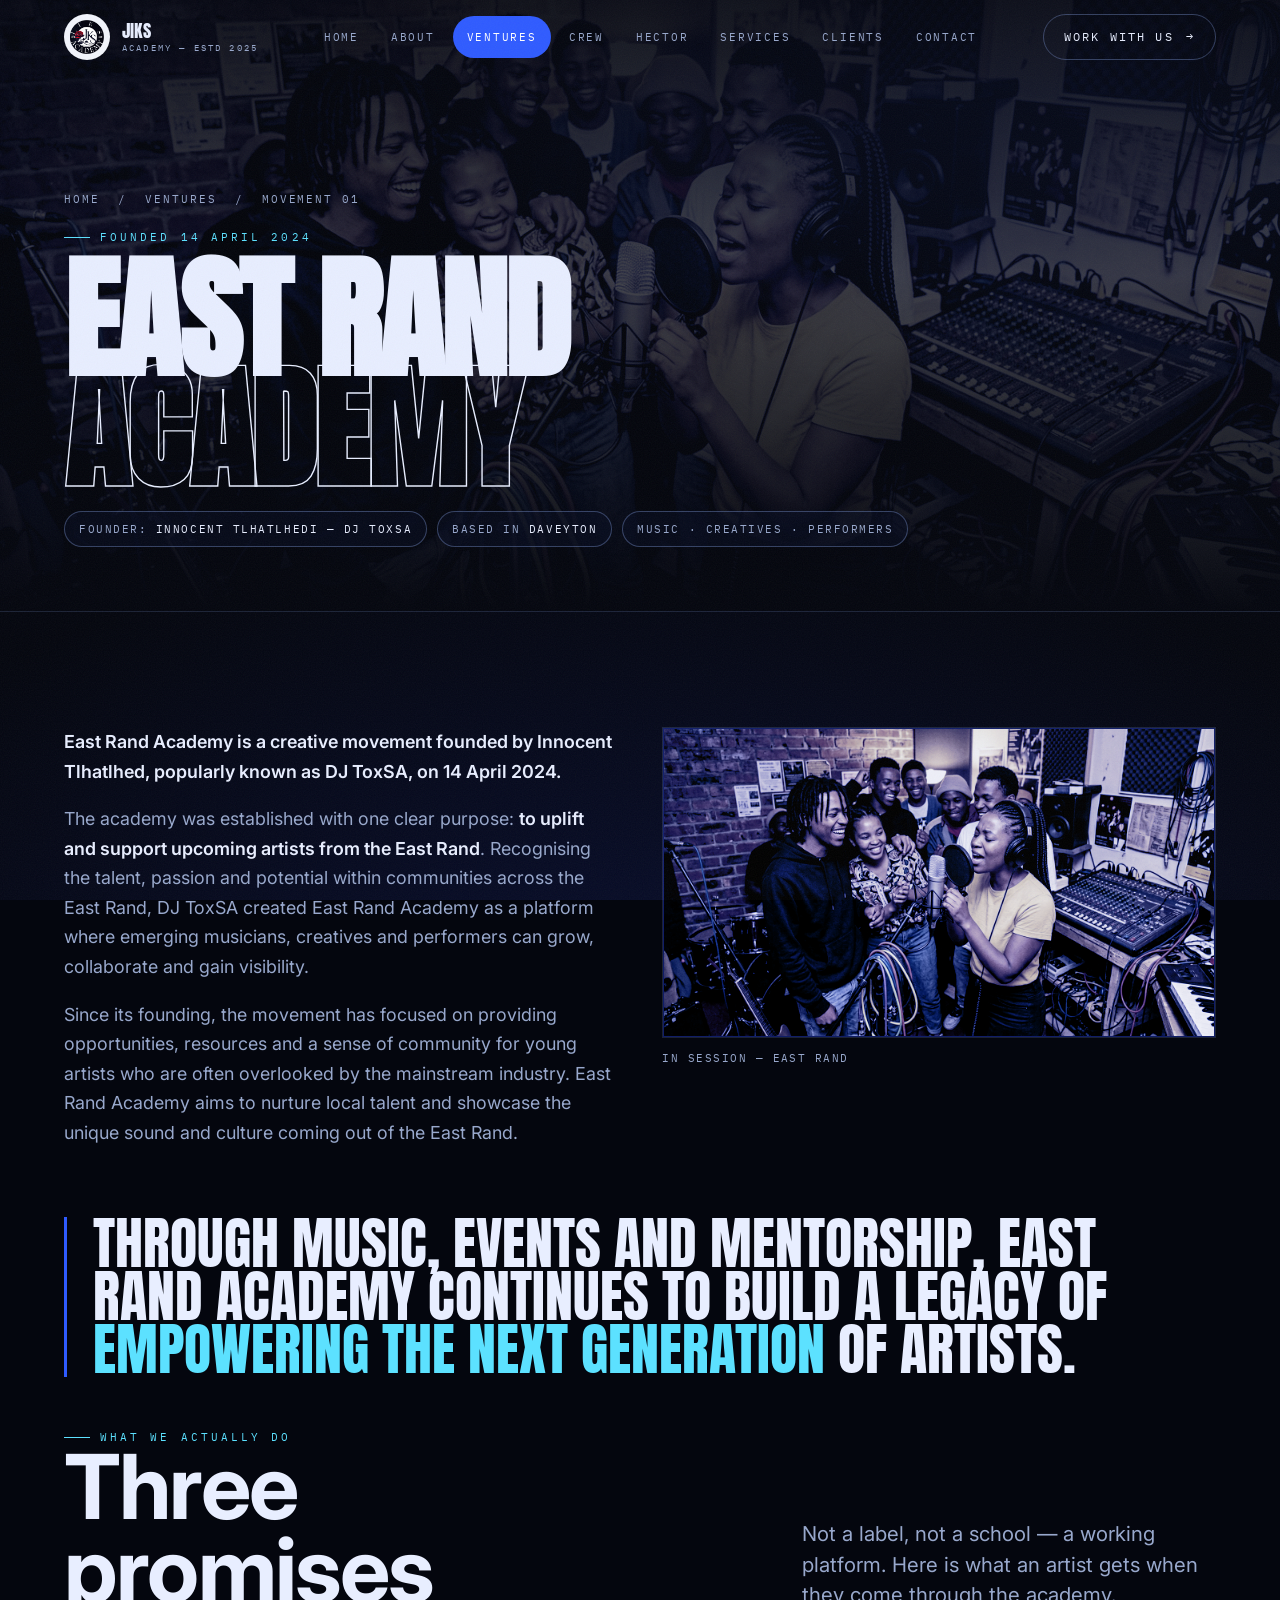
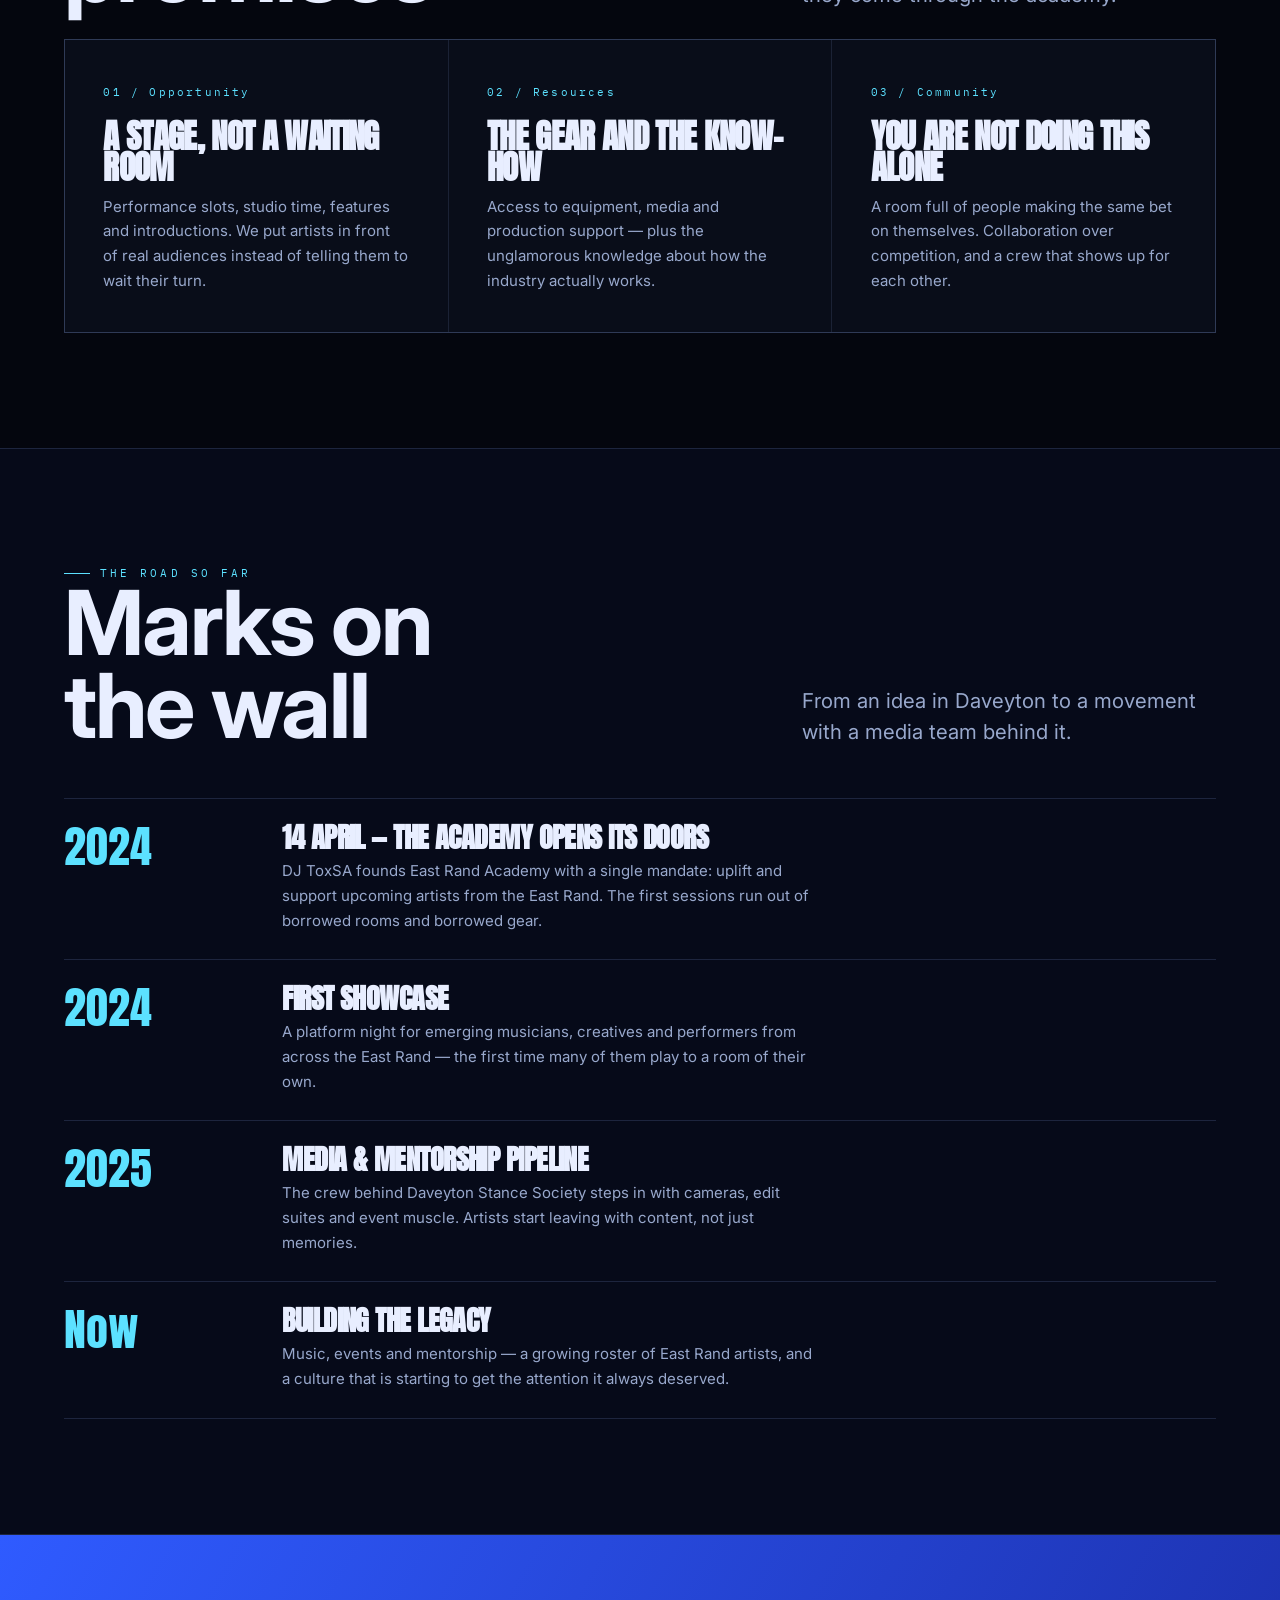
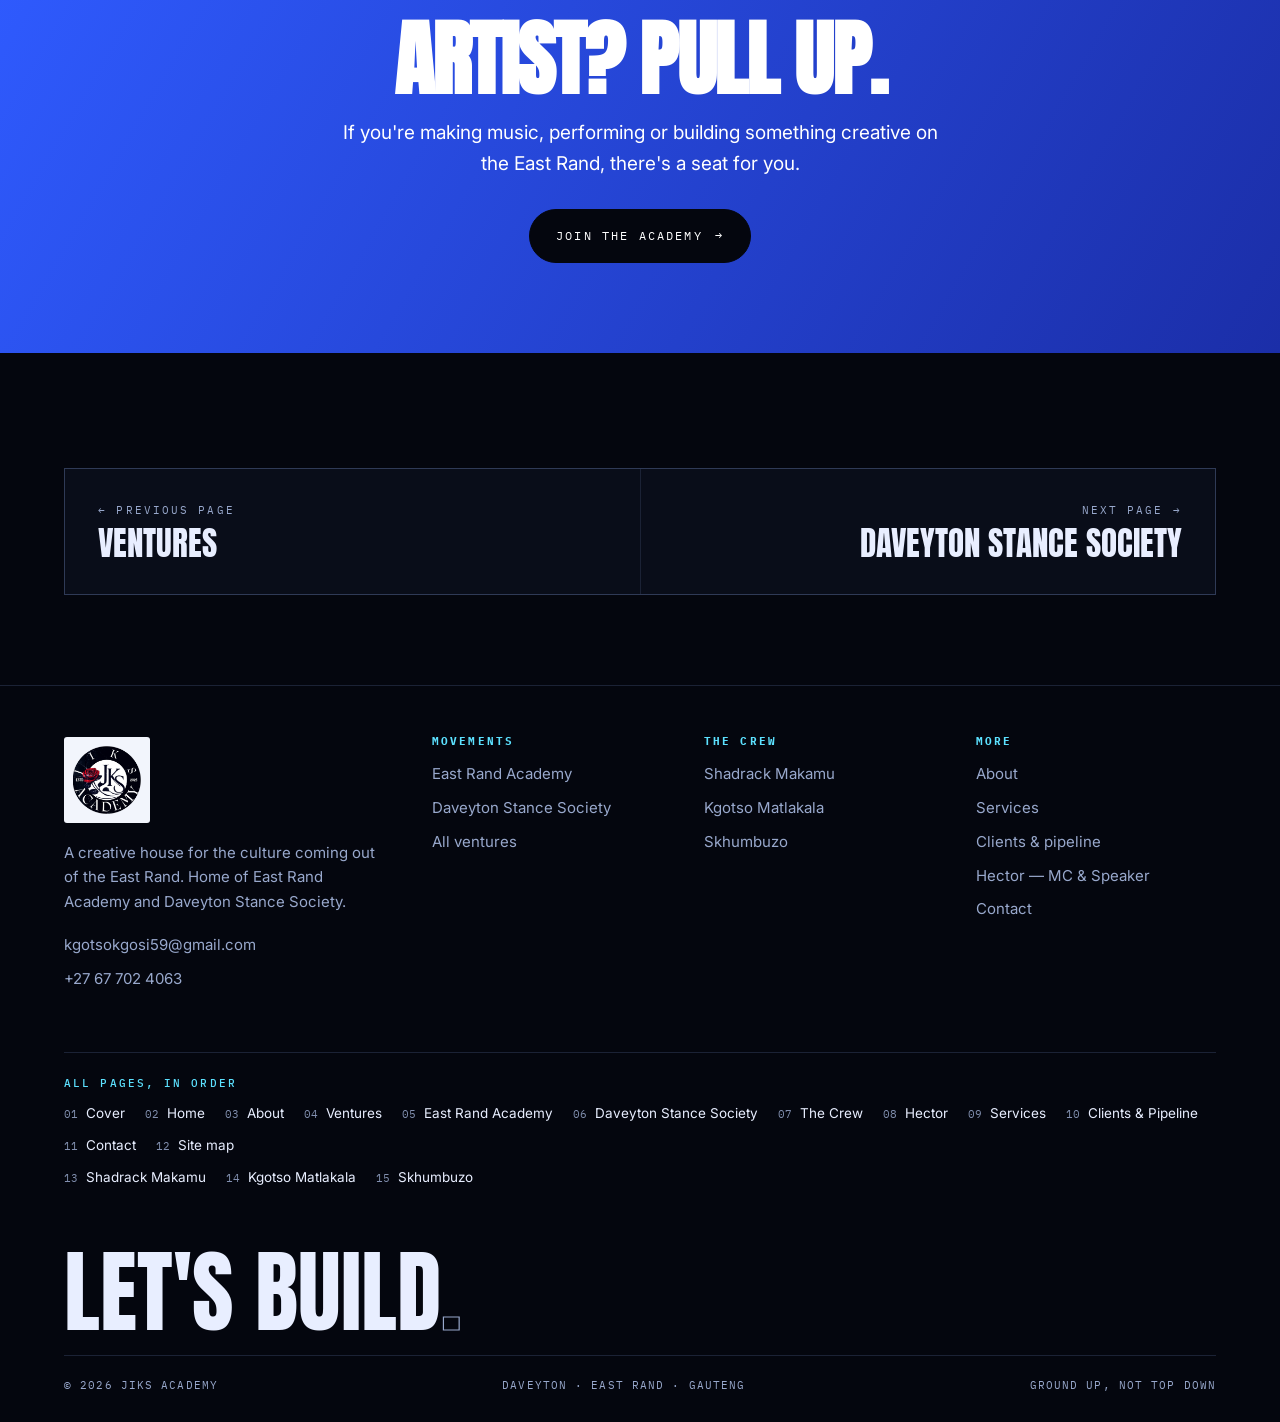
<file: jiks-academy/east-rand-academy.html>
<!DOCTYPE html>
<html lang="en">
<head>
<meta charset="utf-8">
<meta name="viewport" content="width=device-width, initial-scale=1">
<meta name="color-scheme" content="dark">
<title>East Rand Academy — Jiks Academy</title>
<meta name="description" content="East Rand Academy is a creative movement founded by DJ ToxSA on 14 April 2024 to uplift and support upcoming artists from the East Rand.">
<link rel="icon" type="image/png" href="assets/img/favicon.png">
<link rel="apple-touch-icon" href="assets/img/apple-touch-icon.png">
<link rel="manifest" href="site.webmanifest">
<meta name="theme-color" content="#04060e">
<meta property="og:type" content="website">
<meta property="og:site_name" content="Jiks Academy">
<meta property="og:title" content="East Rand Academy — Jiks Academy">
<meta property="og:description" content="East Rand Academy is a creative movement founded by DJ ToxSA on 14 April 2024 to uplift and support upcoming artists from the East Rand.">
<meta property="og:image" content="assets/img/hero.jpg">
<meta name="twitter:card" content="summary_large_image">
<meta name="twitter:title" content="East Rand Academy — Jiks Academy">
<meta name="twitter:description" content="East Rand Academy is a creative movement founded by DJ ToxSA on 14 April 2024 to uplift and support upcoming artists from the East Rand.">
<meta name="twitter:image" content="assets/img/hero.jpg">
<link rel="preconnect" href="https://fonts.googleapis.com">
<link rel="preconnect" href="https://fonts.gstatic.com" crossorigin>
<link href="https://fonts.googleapis.com/css2?family=Anton&family=Inter:wght@400;500;600&family=IBM+Plex+Mono:wght@400;500&display=swap" rel="stylesheet">
<link rel="stylesheet" href="assets/css/base.css">
<link rel="stylesheet" href="assets/css/components.css">
<link rel="stylesheet" href="assets/css/pages.css">
</head>
<body>
<a class="skip" href="#main">Skip to main content</a>

<header class="nav">
  <a class="brand" href="home.html">
    <span class="mark imgmark"><img src="assets/img/logo.png" alt="Jiks Academy — home"></span>
    <span class="brand-txt"><b>Jiks</b><span>Academy &mdash; estd 2025</span></span>
  </a>
  <nav class="nav-links" aria-label="Primary">
    <a href="home.html">Home</a>
    <a href="about.html">About</a>
    <a href="ventures.html" class="active" aria-current="page">Ventures</a>
    <a href="crew.html">Crew</a>
    <a href="hector.html">Hector</a>
    <a href="services.html">Services</a>
    <a href="clients.html">Clients</a>
    <a href="contact.html">Contact</a>
  </nav>
  <div class="nav-cta">
    <a class="btn" href="contact.html">Work with us <span class="arw" aria-hidden="true">&rarr;</span></a>
  </div>
  <button class="burger" aria-label="Open menu" aria-expanded="false" aria-controls="mobile-menu"><i></i><i></i></button>
</header>

<nav class="mobile" id="mobile-menu" aria-label="Mobile" aria-hidden="true">
  <a href="home.html">Home</a>
  <a href="about.html">About</a>
  <a href="ventures.html">Ventures</a>
  <a href="crew.html">Crew</a>
  <a href="hector.html">Hector</a>
  <a href="services.html">Services</a>
  <a href="contact.html">Contact</a>
  <div class="m-sub">
    <a class="btn sm" href="east-rand-academy.html">East Rand Academy</a>
    <a class="btn sm" href="daveyton-stance-society.html">Daveyton Stance Society</a>
  </div>
</nav>

<main id="main" tabindex="-1">
<section class="phead">
  <div class="phead-bg tint"><img src="assets/img/academy.jpg" alt=""></div>
  <div class="phead-scrim"></div>
  <div class="wrap">
    <nav class="crumb" aria-label="Breadcrumb"><a href="home.html">Home</a> &nbsp;/&nbsp; <a href="ventures.html">Ventures</a> &nbsp;/&nbsp; Movement 01</nav>
    <p class="eyebrow" style="margin-top:20px">Founded 14 April 2024</p>
    <h1>East Rand<br><span>Academy</span></h1>
    <div class="sub">
      <span class="chip">Founder: <b>Innocent Tlhatlhedi &mdash; DJ ToxSA</b></span>
      <span class="chip">Based in <b>Daveyton</b></span>
      <span class="chip">Music &middot; Creatives &middot; Performers</span>
    </div>
  </div>
</section>
<section>
  <div class="wrap">
    <div class="cols rv">
      <div class="prose">
        <p><strong>East Rand Academy is a creative movement founded by Innocent Tlhatlhed, popularly known as DJ ToxSA, on 14 April 2024.</strong></p>
        <p>The academy was established with one clear purpose: <strong>to uplift and support upcoming artists from the East Rand</strong>. Recognising the talent, passion and potential within communities across the East Rand, DJ ToxSA created East Rand Academy as a platform where emerging musicians, creatives and performers can grow, collaborate and gain visibility.</p>
        <p>Since its founding, the movement has focused on providing opportunities, resources and a sense of community for young artists who are often overlooked by the mainstream industry. East Rand Academy aims to nurture local talent and showcase the unique sound and culture coming out of the East Rand.</p>
      </div>
      <div>
        <figure class="tint" style="border:1px solid var(--line);position:relative">
          <img src="assets/img/academy.jpg" alt="Artists recording in a small studio">
        </figure>
        <figcaption>In session &mdash; East Rand</figcaption>
      </div>
    </div>

    <div class="pull rv">Through music, events and mentorship, East Rand Academy continues to build a legacy of <span>empowering the next generation</span> of artists.</div>

    <div class="sec-head rv" style="margin-bottom:28px">
      <div><p class="eyebrow">What we actually do</p><h2>Three<br>promises</h2></div>
      <div class="max"><p class="lede">Not a label, not a school &mdash; a working platform. Here is what an artist gets when they come through the academy.</p></div>
    </div>

    <div class="beliefs rv">
      <article class="belief">
        <span class="num">01 / Opportunity</span>
        <h3>A stage, not a waiting room</h3>
        <p>Performance slots, studio time, features and introductions. We put artists in front of real audiences instead of telling them to wait their turn.</p>
      </article>
      <article class="belief">
        <span class="num">02 / Resources</span>
        <h3>The gear and the know-how</h3>
        <p>Access to equipment, media and production support &mdash; plus the unglamorous knowledge about how the industry actually works.</p>
      </article>
      <article class="belief">
        <span class="num">03 / Community</span>
        <h3>You are not doing this alone</h3>
        <p>A room full of people making the same bet on themselves. Collaboration over competition, and a crew that shows up for each other.</p>
      </article>
    </div>
  </div>
</section>

<section style="background:rgba(8,14,36,.55);border-block:1px solid var(--line)">
  <div class="wrap">
    <div class="sec-head rv">
      <div><p class="eyebrow">The road so far</p><h2>Marks on<br>the wall</h2></div>
      <div class="max"><p class="lede">From an idea in Daveyton to a movement with a media team behind it.</p></div>
    </div>
    <div class="timeline rv">
      <div class="tl">
        <span class="yr">2024</span>
        <div><h3>14 April &mdash; the academy opens its doors</h3><p>DJ ToxSA founds East Rand Academy with a single mandate: uplift and support upcoming artists from the East Rand. The first sessions run out of borrowed rooms and borrowed gear.</p></div>
      </div>
      <div class="tl">
        <span class="yr">2024</span>
        <div><h3>First showcase</h3><p>A platform night for emerging musicians, creatives and performers from across the East Rand &mdash; the first time many of them play to a room of their own.</p></div>
      </div>
      <div class="tl">
        <span class="yr">2025</span>
        <div><h3>Media &amp; mentorship pipeline</h3><p>The crew behind Daveyton Stance Society steps in with cameras, edit suites and event muscle. Artists start leaving with content, not just memories.</p></div>
      </div>
      <div class="tl">
        <span class="yr">Now</span>
        <div><h3>Building the legacy</h3><p>Music, events and mentorship &mdash; a growing roster of East Rand artists, and a culture that is starting to get the attention it always deserved.</p></div>
      </div>
    </div>
  </div>
</section>

<div class="cta-band">
  <h2>Artist? Pull up.</h2>
  <p>If you're making music, performing or building something creative on the East Rand, there's a seat for you.</p>
  <a class="btn solid" href="contact.html">Join the academy <span class="arw" aria-hidden="true">&rarr;</span></a>
</div>
<section class="pager-band" aria-label="Page navigation">
  <div class="wrap">
    <div class="pager rv">
      <a href="ventures.html"><span class="k">&larr; Previous page</span><span class="n">Ventures</span></a>
      <a class="next" href="daveyton-stance-society.html"><span class="k">Next page &rarr;</span><span class="n">Daveyton Stance Society</span></a>
    </div>

  </div>
</section>
</main>

<footer>
  <div class="wrap">
    <div class="f-grid">
      <div>
        <img class="f-logo" src="assets/img/logo.png" alt="Jiks Academy">
        <p style="color:var(--bone-dim);max-width:36ch;font-size:15px">A creative house for the culture coming out of the East Rand. Home of East Rand Academy and Daveyton Stance Society.</p>
        <ul style="margin-top:18px">
          <li><a href="mailto:kgotsokgosi59@gmail.com">kgotsokgosi59@gmail.com</a></li>
          <li><a href="tel:+27677024063">+27 67 702 4063</a></li>
        </ul>
      </div>
      <div>
        <h2>Movements</h2>
        <ul>
          <li><a href="east-rand-academy.html">East Rand Academy</a></li>
          <li><a href="daveyton-stance-society.html">Daveyton Stance Society</a></li>
          <li><a href="ventures.html">All ventures</a></li>
        </ul>
      </div>
      <div>
        <h2>The crew</h2>
        <ul>
          <li><a href="shadrack-makamu.html">Shadrack Makamu</a></li>
          <li><a href="kgotso-matlakala.html">Kgotso Matlakala</a></li>
          <li><a href="skhumbuzo.html">Skhumbuzo</a></li>
        </ul>
      </div>
      <div>
        <h2>More</h2>
        <ul>
          <li><a href="about.html">About</a></li>
          <li><a href="services.html">Services</a></li>
          <li><a href="clients.html">Clients &amp; pipeline</a></li>
          <li><a href="hector.html">Hector &mdash; MC &amp; Speaker</a></li>
          <li><a href="contact.html">Contact</a></li>
        </ul>
      </div>
    </div>
        <nav class="f-all" aria-label="All pages">
      <h2>All pages, in order</h2>
      <ol class="f-all-row">
      <li><a href="index.html">Cover</a></li>
      <li><a href="home.html">Home</a></li>
      <li><a href="about.html">About</a></li>
      <li><a href="ventures.html">Ventures</a></li>
      <li><a href="east-rand-academy.html">East Rand Academy</a></li>
      <li><a href="daveyton-stance-society.html">Daveyton Stance Society</a></li>
      <li><a href="crew.html">The Crew</a></li>
      <li><a href="hector.html">Hector</a></li>
      <li><a href="services.html">Services</a></li>
      <li><a href="clients.html">Clients &amp; Pipeline</a></li>
      <li><a href="contact.html">Contact</a></li>
      <li><a href="sitemap.html">Site map</a></li>
      </ol>
      <ol class="f-all-row">
      <li><a href="shadrack-makamu.html">Shadrack Makamu</a></li>
      <li><a href="kgotso-matlakala.html">Kgotso Matlakala</a></li>
      <li><a href="skhumbuzo.html">Skhumbuzo</a></li>
      </ol>
    </nav>
    <div class="f-big">Let's build<span>.</span></div>
    <div class="f-legal">
      <span>&copy; <span data-year>2026</span> Jiks Academy</span>
      <span>Daveyton &middot; East Rand &middot; Gauteng</span>
      <span>Ground up, not top down</span>
    </div>
  </div>
</footer>

<script src="assets/js/nav.js"></script>
<script src="assets/js/menu.js"></script>
<script src="assets/js/reveal.js"></script>
</body>
</html>
</file>
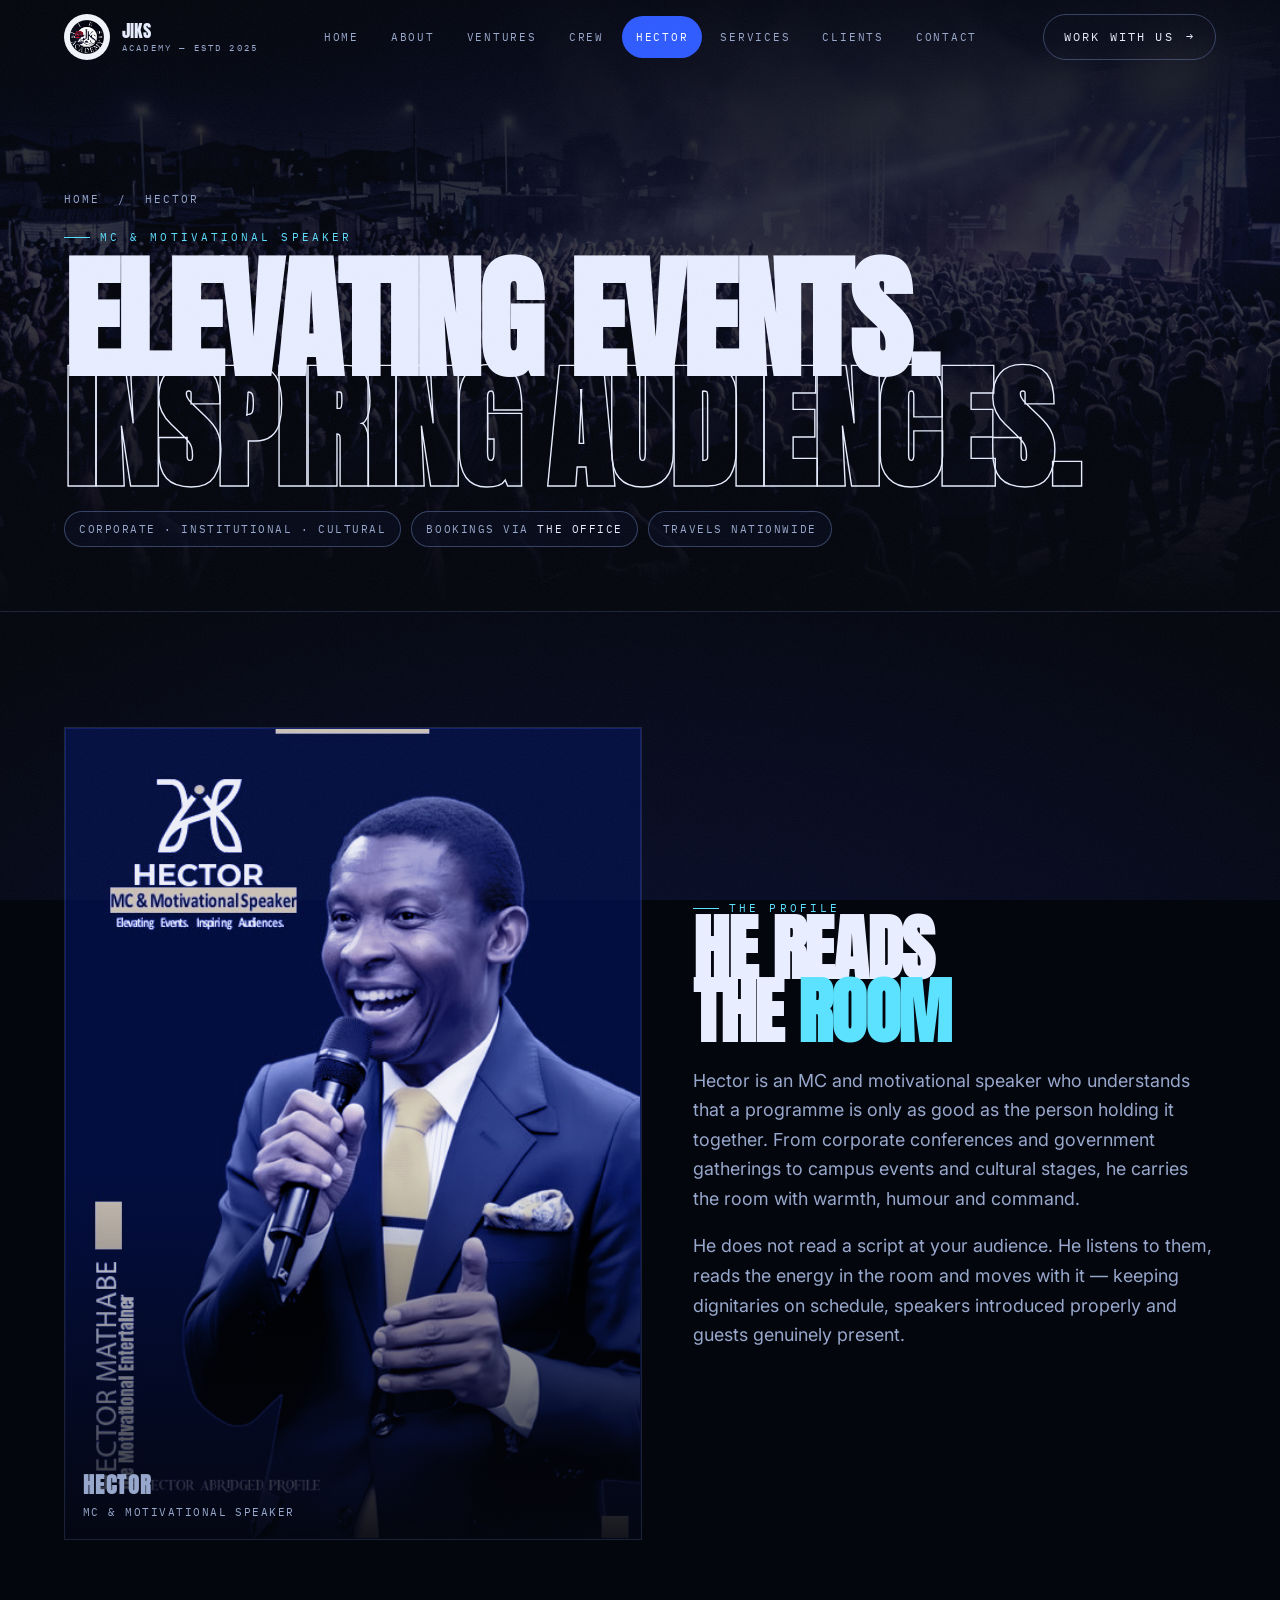
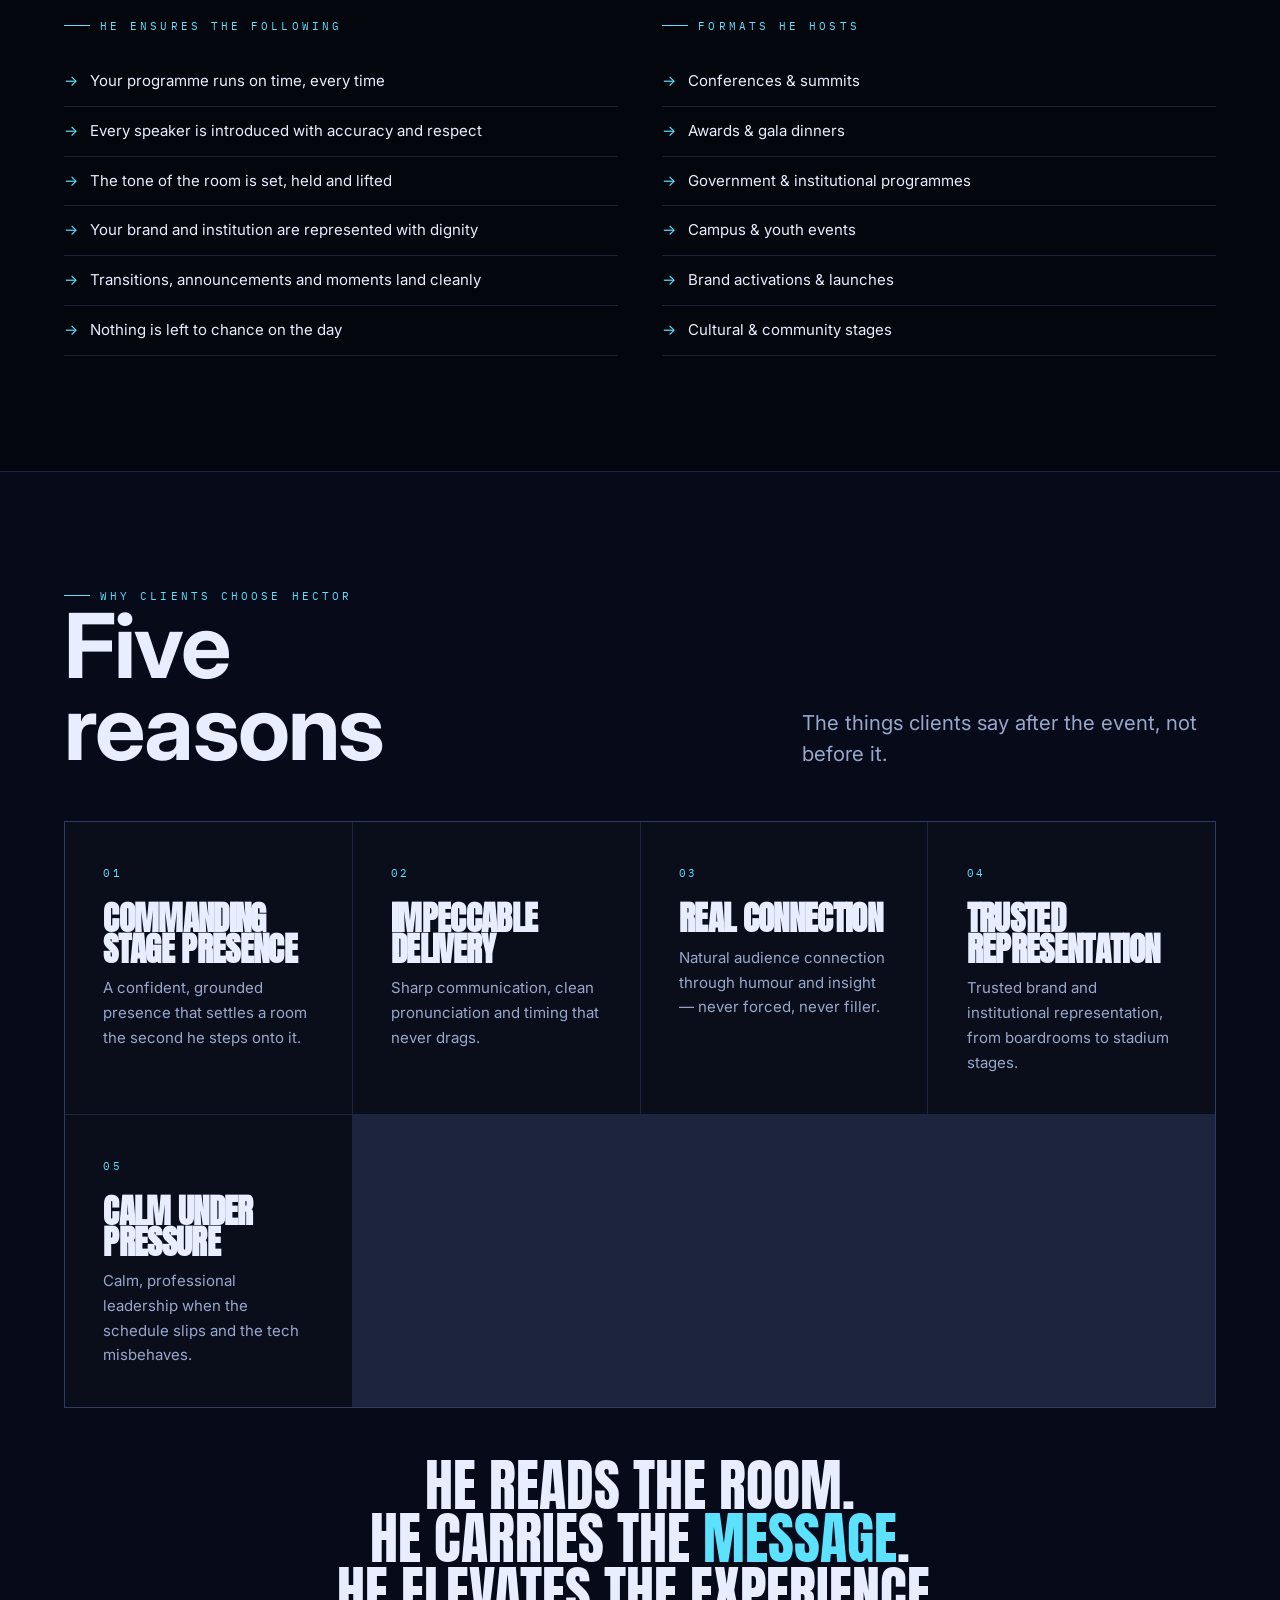
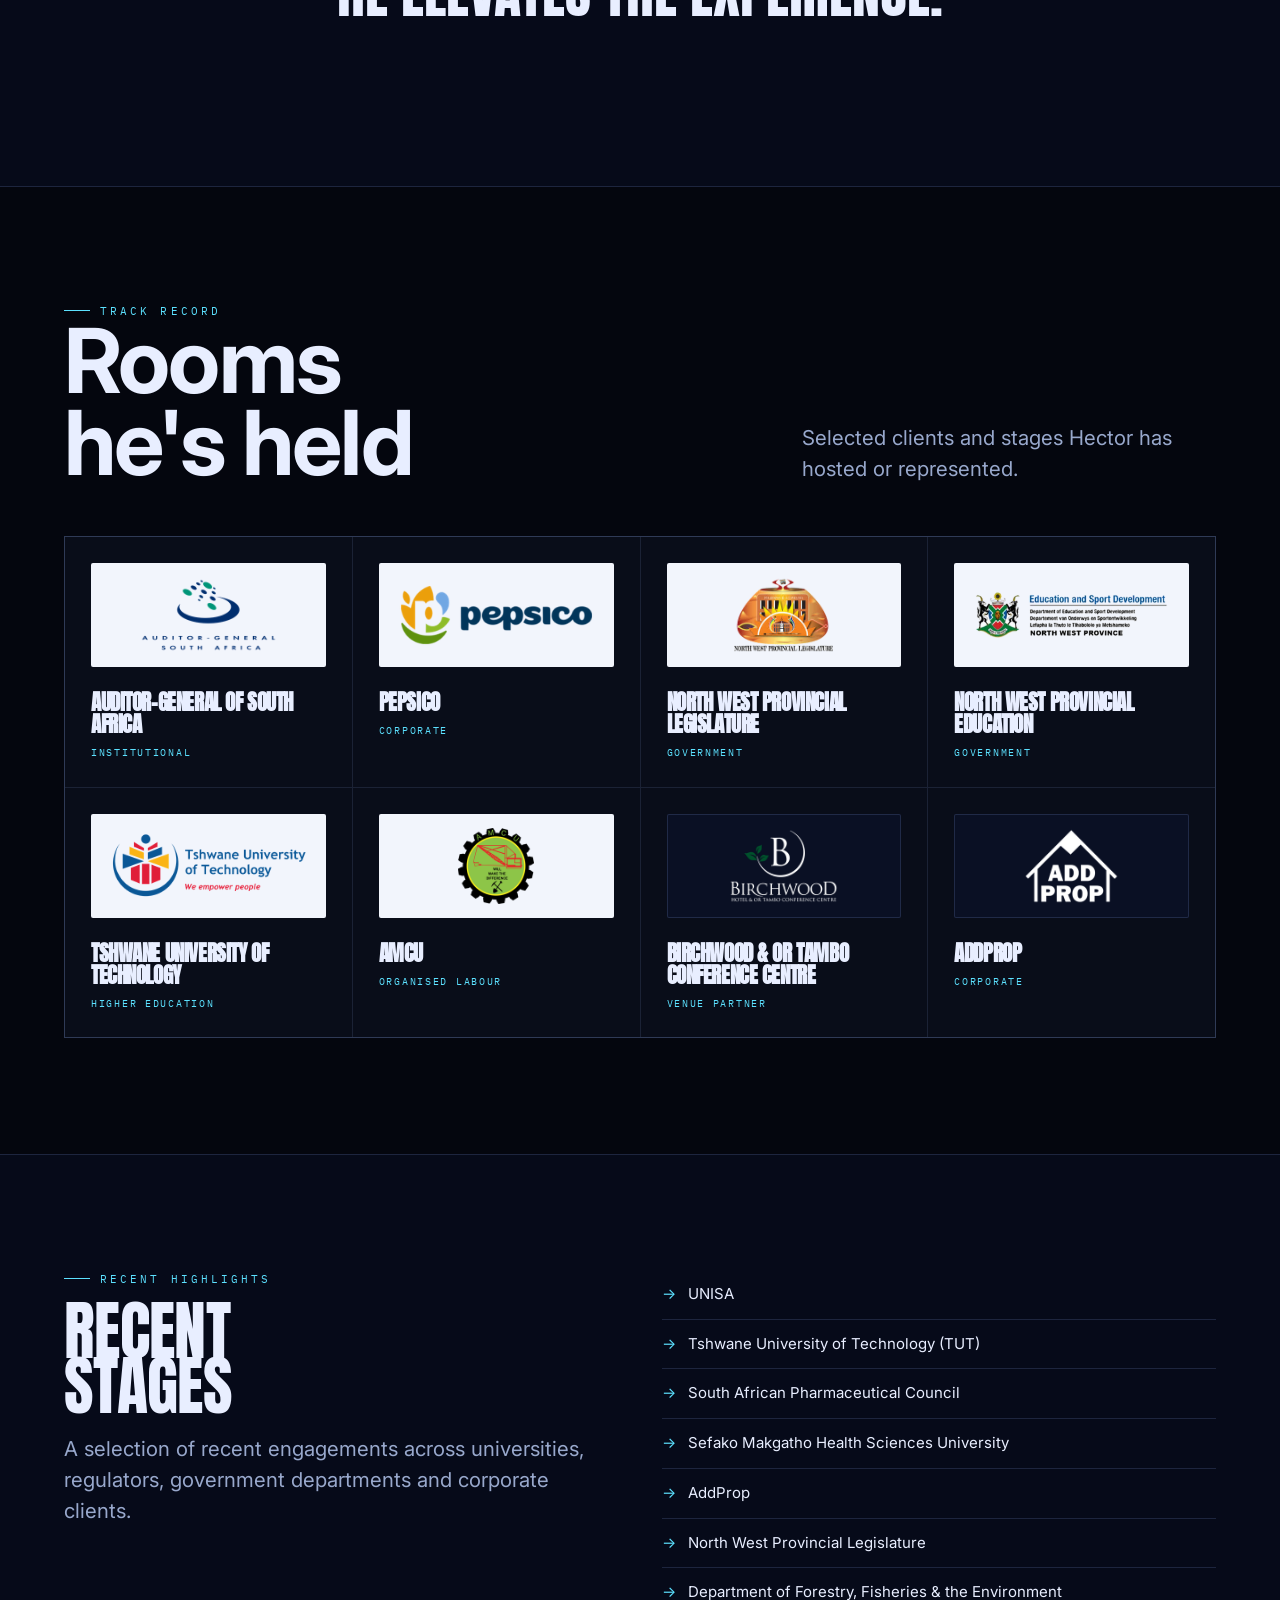
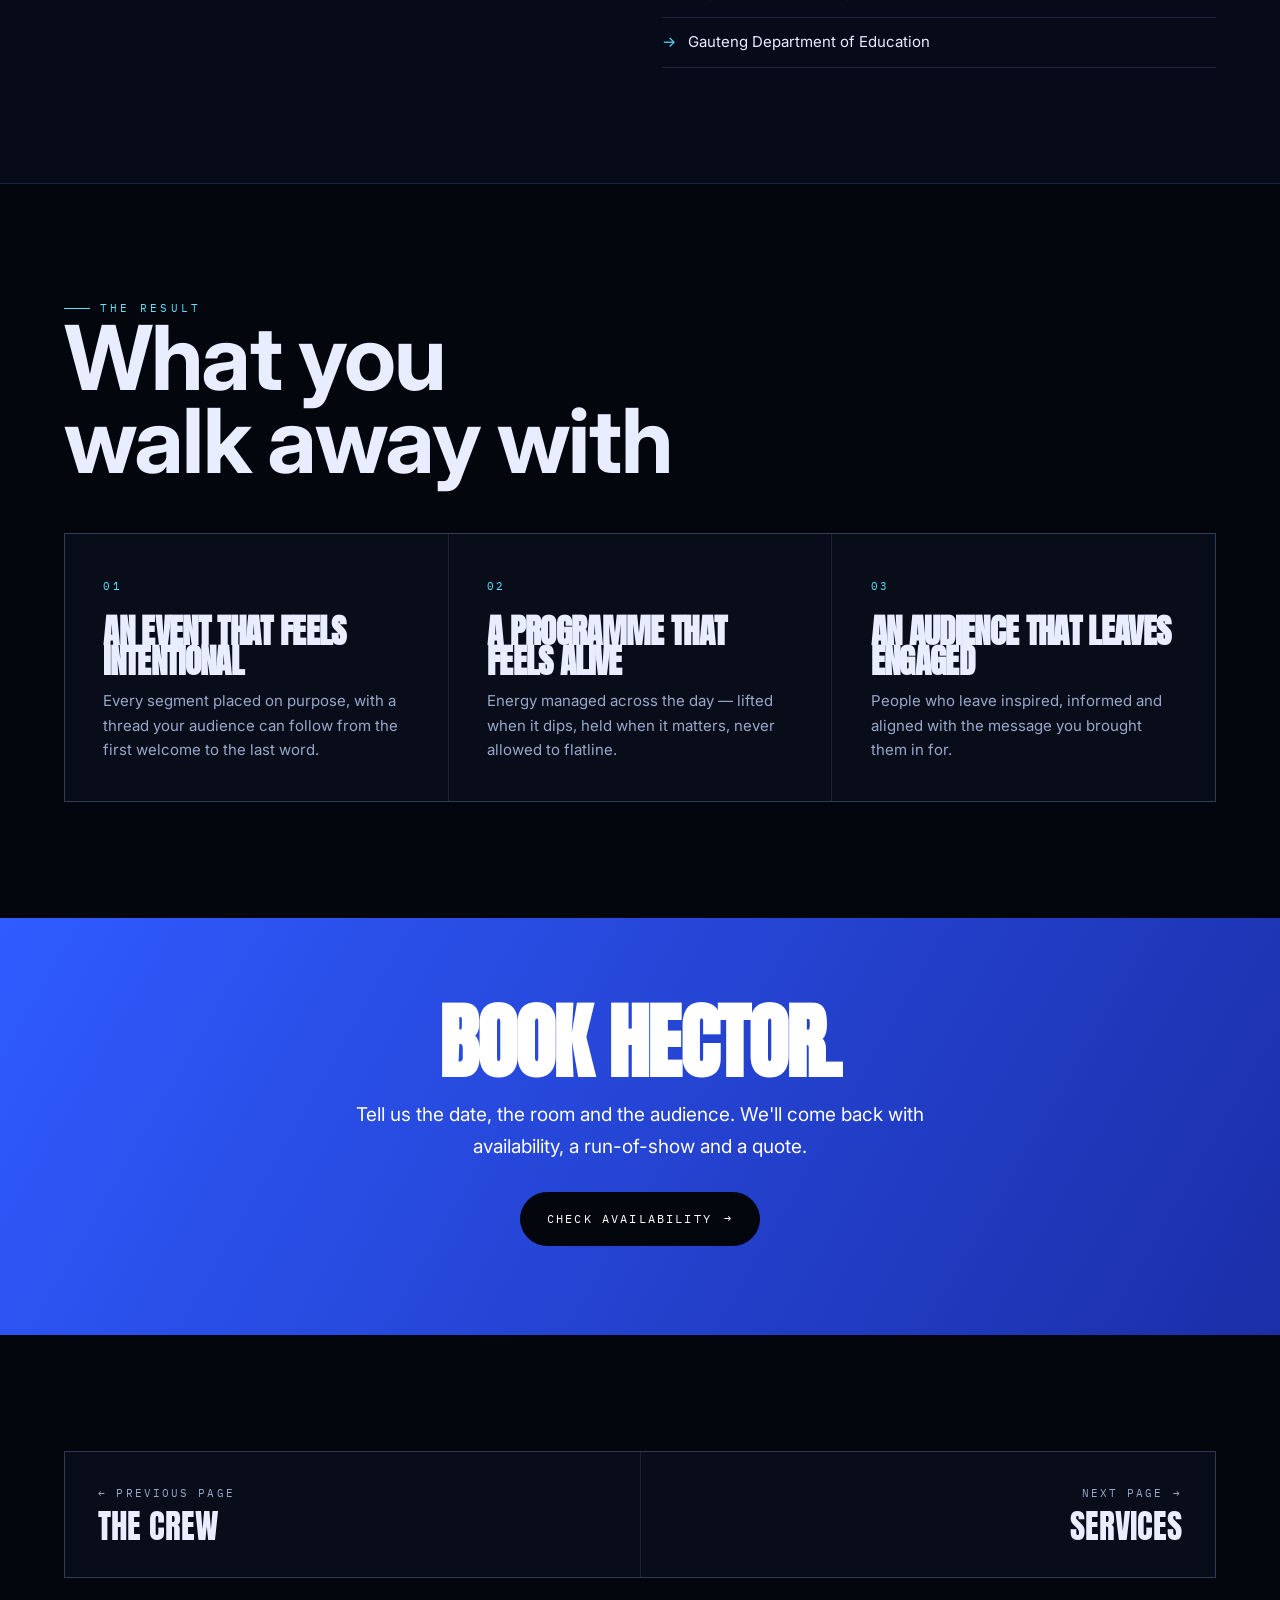
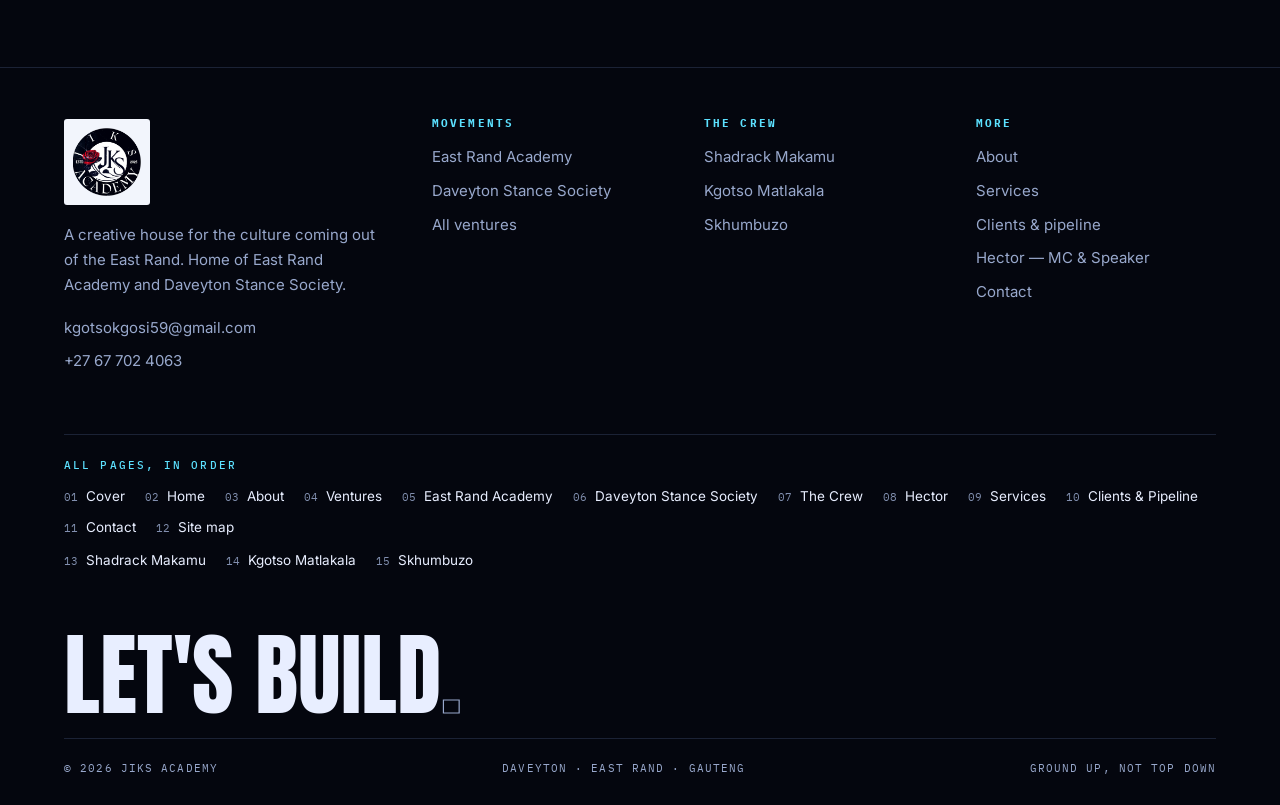
<file: jiks-academy/hector.html>
<!DOCTYPE html>
<html lang="en">
<head>
<meta charset="utf-8">
<meta name="viewport" content="width=device-width, initial-scale=1">
<meta name="color-scheme" content="dark">
<title>Hector — MC &amp; Motivational Speaker | Jiks Academy</title>
<meta name="description" content="Hector is an MC and motivational speaker. Elevating events. Inspiring audiences. Trusted by the Auditor-General of South Africa, PepsiCo, TUT, AMCU and more.">
<link rel="icon" type="image/png" href="assets/img/favicon.png">
<link rel="apple-touch-icon" href="assets/img/apple-touch-icon.png">
<link rel="manifest" href="site.webmanifest">
<meta name="theme-color" content="#04060e">
<meta property="og:type" content="website">
<meta property="og:site_name" content="Jiks Academy">
<meta property="og:title" content="Hector — MC &amp; Motivational Speaker | Jiks Academy">
<meta property="og:description" content="Hector is an MC and motivational speaker. Elevating events. Inspiring audiences. Trusted by the Auditor-General of South Africa, PepsiCo, TUT, AMCU and more.">
<meta property="og:image" content="assets/img/hector-portrait.jpg">
<meta name="twitter:card" content="summary_large_image">
<meta name="twitter:title" content="Hector — MC &amp; Motivational Speaker | Jiks Academy">
<meta name="twitter:description" content="Hector is an MC and motivational speaker. Elevating events. Inspiring audiences. Trusted by the Auditor-General of South Africa, PepsiCo, TUT, AMCU and more.">
<meta name="twitter:image" content="assets/img/hector-portrait.jpg">
<link rel="preconnect" href="https://fonts.googleapis.com">
<link rel="preconnect" href="https://fonts.gstatic.com" crossorigin>
<link href="https://fonts.googleapis.com/css2?family=Anton&family=Inter:wght@400;500;600&family=IBM+Plex+Mono:wght@400;500&display=swap" rel="stylesheet">
<link rel="stylesheet" href="assets/css/base.css">
<link rel="stylesheet" href="assets/css/components.css">
<link rel="stylesheet" href="assets/css/pages.css">
</head>
<body>
<a class="skip" href="#main">Skip to main content</a>

<header class="nav">
  <a class="brand" href="home.html">
    <span class="mark imgmark"><img src="assets/img/logo.png" alt="Jiks Academy — home"></span>
    <span class="brand-txt"><b>Jiks</b><span>Academy &mdash; estd 2025</span></span>
  </a>
  <nav class="nav-links" aria-label="Primary">
    <a href="home.html">Home</a>
    <a href="about.html">About</a>
    <a href="ventures.html">Ventures</a>
    <a href="crew.html">Crew</a>
    <a href="hector.html" class="active" aria-current="page">Hector</a>
    <a href="services.html">Services</a>
    <a href="clients.html">Clients</a>
    <a href="contact.html">Contact</a>
  </nav>
  <div class="nav-cta">
    <a class="btn" href="contact.html">Work with us <span class="arw" aria-hidden="true">&rarr;</span></a>
  </div>
  <button class="burger" aria-label="Open menu" aria-expanded="false" aria-controls="mobile-menu"><i></i><i></i></button>
</header>

<nav class="mobile" id="mobile-menu" aria-label="Mobile" aria-hidden="true">
  <a href="home.html">Home</a>
  <a href="about.html">About</a>
  <a href="ventures.html">Ventures</a>
  <a href="crew.html">Crew</a>
  <a href="hector.html">Hector</a>
  <a href="services.html">Services</a>
  <a href="contact.html">Contact</a>
  <div class="m-sub">
    <a class="btn sm" href="east-rand-academy.html">East Rand Academy</a>
    <a class="btn sm" href="daveyton-stance-society.html">Daveyton Stance Society</a>
  </div>
</nav>

<main id="main" tabindex="-1">
<section class="phead">
  <div class="phead-bg tint"><img src="assets/img/crowd.jpg" alt=""></div>
  <div class="phead-scrim"></div>
  <div class="wrap">
    <nav class="crumb" aria-label="Breadcrumb"><a href="home.html">Home</a> &nbsp;/&nbsp; Hector</nav>
    <p class="eyebrow" style="margin-top:20px">MC &amp; Motivational Speaker</p>
    <h1>Elevating events.<br><span>Inspiring audiences.</span></h1>
    <div class="sub">
      <span class="chip">Corporate &middot; Institutional &middot; Cultural</span>
      <span class="chip">Bookings via <b>the office</b></span>
      <span class="chip">Travels nationwide</span>
    </div>
  </div>
</section>
<section>
  <div class="wrap">
    <div class="hector-feat rv">
      <figure class="ph tint">
        <img src="assets/img/hector-portrait.jpg" alt="Hector, MC and motivational speaker" width="493" height="695">
        <div class="scrim"></div>
        <figcaption><b>Hector</b>MC &amp; Motivational Speaker</figcaption>
      </figure>
      <div>
        <p class="eyebrow">The profile</p>
        <h2>He reads<br>the <span>room</span></h2>
        <div class="prose" style="margin-top:22px">
          <p>Hector is an MC and motivational speaker who understands that a programme is only as good as the person holding it together. From corporate conferences and government gatherings to campus events and cultural stages, he carries the room with warmth, humour and command.</p>
          <p>He does not read a script at your audience. He listens to them, reads the energy in the room and moves with it &mdash; keeping dignitaries on schedule, speakers introduced properly and guests genuinely present.</p>
        </div>
      </div>
    </div>

    <div class="cols rv" style="margin-top:clamp(48px,6vw,90px)">
      <div>
        <p class="eyebrow">He ensures the following</p>
        <ul class="checks" style="margin-top:22px">
          <li><i aria-hidden="true">&rarr;</i> Your programme runs on time, every time</li>
          <li><i aria-hidden="true">&rarr;</i> Every speaker is introduced with accuracy and respect</li>
          <li><i aria-hidden="true">&rarr;</i> The tone of the room is set, held and lifted</li>
          <li><i aria-hidden="true">&rarr;</i> Your brand and institution are represented with dignity</li>
          <li><i aria-hidden="true">&rarr;</i> Transitions, announcements and moments land cleanly</li>
          <li><i aria-hidden="true">&rarr;</i> Nothing is left to chance on the day</li>
        </ul>
      </div>
      <div>
        <p class="eyebrow">Formats he hosts</p>
        <ul class="checks" style="margin-top:22px">
          <li><i aria-hidden="true">&rarr;</i> Conferences &amp; summits</li>
          <li><i aria-hidden="true">&rarr;</i> Awards &amp; gala dinners</li>
          <li><i aria-hidden="true">&rarr;</i> Government &amp; institutional programmes</li>
          <li><i aria-hidden="true">&rarr;</i> Campus &amp; youth events</li>
          <li><i aria-hidden="true">&rarr;</i> Brand activations &amp; launches</li>
          <li><i aria-hidden="true">&rarr;</i> Cultural &amp; community stages</li>
        </ul>
      </div>
    </div>
  </div>
</section>

<section style="background:rgba(8,14,36,.55);border-block:1px solid var(--line)">
  <div class="wrap">
    <div class="sec-head rv">
      <div><p class="eyebrow">Why clients choose Hector</p><h2>Five<br>reasons</h2></div>
      <div class="max"><p class="lede">The things clients say after the event, not before it.</p></div>
    </div>
    <div class="beliefs rv">
      <article class="belief"><span class="num">01</span><h3>Commanding stage presence</h3><p>A confident, grounded presence that settles a room the second he steps onto it.</p></article>
      <article class="belief"><span class="num">02</span><h3>Impeccable delivery</h3><p>Sharp communication, clean pronunciation and timing that never drags.</p></article>
      <article class="belief"><span class="num">03</span><h3>Real connection</h3><p>Natural audience connection through humour and insight &mdash; never forced, never filler.</p></article>
      <article class="belief"><span class="num">04</span><h3>Trusted representation</h3><p>Trusted brand and institutional representation, from boardrooms to stadium stages.</p></article>
      <article class="belief"><span class="num">05</span><h3>Calm under pressure</h3><p>Calm, professional leadership when the schedule slips and the tech misbehaves.</p></article>
    </div>
    <div class="pull rv" style="margin-inline:auto;text-align:center;border-left:0;padding-left:0">
      He reads the room.<br>He carries the <span>message</span>.<br>He elevates the experience.
    </div>
  </div>
</section>

<section>
  <div class="wrap">
    <div class="sec-head rv">
      <div><p class="eyebrow">Track record</p><h2>Rooms<br>he's held</h2></div>
      <div class="max"><p class="lede">Selected clients and stages Hector has hosted or represented.</p></div>
    </div>
    <div class="crew rv">
      <article class="client">
        <span class="plate"><img src="assets/img/clients/agsa.png" alt="Auditor-General of South Africa" loading="lazy"></span>
        <h3>Auditor-General of South Africa</h3>
        <span class="k">Institutional</span>
      </article>
      <article class="client">
        <span class="plate"><img src="assets/img/clients/pepsico.png" alt="PepsiCo" loading="lazy"></span>
        <h3>PepsiCo</h3>
        <span class="k">Corporate</span>
      </article>
      <article class="client">
        <span class="plate"><img src="assets/img/clients/nwpl.png" alt="North West Provincial Legislature" loading="lazy"></span>
        <h3>North West Provincial Legislature</h3>
        <span class="k">Government</span>
      </article>
      <article class="client">
        <span class="plate"><img src="assets/img/clients/nwedu.png" alt="North West Provincial Education" loading="lazy"></span>
        <h3>North West Provincial Education</h3>
        <span class="k">Government</span>
      </article>
      <article class="client">
        <span class="plate"><img src="assets/img/clients/tut.png" alt="Tshwane University of Technology" loading="lazy"></span>
        <h3>Tshwane University of Technology</h3>
        <span class="k">Higher education</span>
      </article>
      <article class="client">
        <span class="plate"><img src="assets/img/clients/amcu.png" alt="AMCU" loading="lazy"></span>
        <h3>AMCU</h3>
        <span class="k">Organised labour</span>
      </article>
      <article class="client dark-plate">
        <span class="plate"><img src="assets/img/clients/birchwood.png" alt="Birchwood &amp; OR Tambo Conference Centre" loading="lazy"></span>
        <h3>Birchwood &amp; OR Tambo Conference Centre</h3>
        <span class="k">Venue partner</span>
      </article>
      <article class="client dark-plate">
        <span class="plate"><img src="assets/img/clients/addprop.png" alt="AddProp" loading="lazy"></span>
        <h3>AddProp</h3>
        <span class="k">Corporate</span>
      </article>
    </div>
  </div>
</section>

<section style="background:rgba(8,14,36,.55);border-block:1px solid var(--line)">
  <div class="wrap">
    <div class="cols rv">
      <div>
        <p class="eyebrow">Recent highlights</p>
        <h2 class="display" style="font-size:clamp(34px,5vw,72px);margin-top:16px">Recent<br>stages</h2>
        <p class="lede" style="margin-top:20px;max-width:40ch">A selection of recent engagements across universities, regulators, government departments and corporate clients.</p>
      </div>
      <div>
        <ul class="checks">
          <li><i aria-hidden="true">&rarr;</i> UNISA</li>
          <li><i aria-hidden="true">&rarr;</i> Tshwane University of Technology (TUT)</li>
          <li><i aria-hidden="true">&rarr;</i> South African Pharmaceutical Council</li>
          <li><i aria-hidden="true">&rarr;</i> Sefako Makgatho Health Sciences University</li>
          <li><i aria-hidden="true">&rarr;</i> AddProp</li>
          <li><i aria-hidden="true">&rarr;</i> North West Provincial Legislature</li>
          <li><i aria-hidden="true">&rarr;</i> Department of Forestry, Fisheries &amp; the Environment</li>
          <li><i aria-hidden="true">&rarr;</i> Gauteng Department of Education</li>
        </ul>
      </div>
    </div>
  </div>
</section>

<section>
  <div class="wrap">
    <div class="sec-head rv">
      <div><p class="eyebrow">The result</p><h2>What you<br>walk away with</h2></div>
    </div>
    <div class="beliefs rv">
      <article class="belief"><span class="num">01</span><h3>An event that feels intentional</h3><p>Every segment placed on purpose, with a thread your audience can follow from the first welcome to the last word.</p></article>
      <article class="belief"><span class="num">02</span><h3>A programme that feels alive</h3><p>Energy managed across the day &mdash; lifted when it dips, held when it matters, never allowed to flatline.</p></article>
      <article class="belief"><span class="num">03</span><h3>An audience that leaves engaged</h3><p>People who leave inspired, informed and aligned with the message you brought them in for.</p></article>
    </div>
  </div>
</section>

<div class="cta-band">
  <h2>Book Hector.</h2>
  <p>Tell us the date, the room and the audience. We'll come back with availability, a run-of-show and a quote.</p>
  <a class="btn solid" href="contact.html">Check availability <span class="arw" aria-hidden="true">&rarr;</span></a>
</div>
<section class="pager-band" aria-label="Page navigation">
  <div class="wrap">
    <div class="pager rv">
      <a href="crew.html"><span class="k">&larr; Previous page</span><span class="n">The Crew</span></a>
      <a class="next" href="services.html"><span class="k">Next page &rarr;</span><span class="n">Services</span></a>
    </div>

  </div>
</section>
</main>

<footer>
  <div class="wrap">
    <div class="f-grid">
      <div>
        <img class="f-logo" src="assets/img/logo.png" alt="Jiks Academy">
        <p style="color:var(--bone-dim);max-width:36ch;font-size:15px">A creative house for the culture coming out of the East Rand. Home of East Rand Academy and Daveyton Stance Society.</p>
        <ul style="margin-top:18px">
          <li><a href="mailto:kgotsokgosi59@gmail.com">kgotsokgosi59@gmail.com</a></li>
          <li><a href="tel:+27677024063">+27 67 702 4063</a></li>
        </ul>
      </div>
      <div>
        <h2>Movements</h2>
        <ul>
          <li><a href="east-rand-academy.html">East Rand Academy</a></li>
          <li><a href="daveyton-stance-society.html">Daveyton Stance Society</a></li>
          <li><a href="ventures.html">All ventures</a></li>
        </ul>
      </div>
      <div>
        <h2>The crew</h2>
        <ul>
          <li><a href="shadrack-makamu.html">Shadrack Makamu</a></li>
          <li><a href="kgotso-matlakala.html">Kgotso Matlakala</a></li>
          <li><a href="skhumbuzo.html">Skhumbuzo</a></li>
        </ul>
      </div>
      <div>
        <h2>More</h2>
        <ul>
          <li><a href="about.html">About</a></li>
          <li><a href="services.html">Services</a></li>
          <li><a href="clients.html">Clients &amp; pipeline</a></li>
          <li><a href="hector.html">Hector &mdash; MC &amp; Speaker</a></li>
          <li><a href="contact.html">Contact</a></li>
        </ul>
      </div>
    </div>
        <nav class="f-all" aria-label="All pages">
      <h2>All pages, in order</h2>
      <ol class="f-all-row">
      <li><a href="index.html">Cover</a></li>
      <li><a href="home.html">Home</a></li>
      <li><a href="about.html">About</a></li>
      <li><a href="ventures.html">Ventures</a></li>
      <li><a href="east-rand-academy.html">East Rand Academy</a></li>
      <li><a href="daveyton-stance-society.html">Daveyton Stance Society</a></li>
      <li><a href="crew.html">The Crew</a></li>
      <li><a href="hector.html">Hector</a></li>
      <li><a href="services.html">Services</a></li>
      <li><a href="clients.html">Clients &amp; Pipeline</a></li>
      <li><a href="contact.html">Contact</a></li>
      <li><a href="sitemap.html">Site map</a></li>
      </ol>
      <ol class="f-all-row">
      <li><a href="shadrack-makamu.html">Shadrack Makamu</a></li>
      <li><a href="kgotso-matlakala.html">Kgotso Matlakala</a></li>
      <li><a href="skhumbuzo.html">Skhumbuzo</a></li>
      </ol>
    </nav>
    <div class="f-big">Let's build<span>.</span></div>
    <div class="f-legal">
      <span>&copy; <span data-year>2026</span> Jiks Academy</span>
      <span>Daveyton &middot; East Rand &middot; Gauteng</span>
      <span>Ground up, not top down</span>
    </div>
  </div>
</footer>

<script src="assets/js/nav.js"></script>
<script src="assets/js/menu.js"></script>
<script src="assets/js/reveal.js"></script>
</body>
</html>
</file>
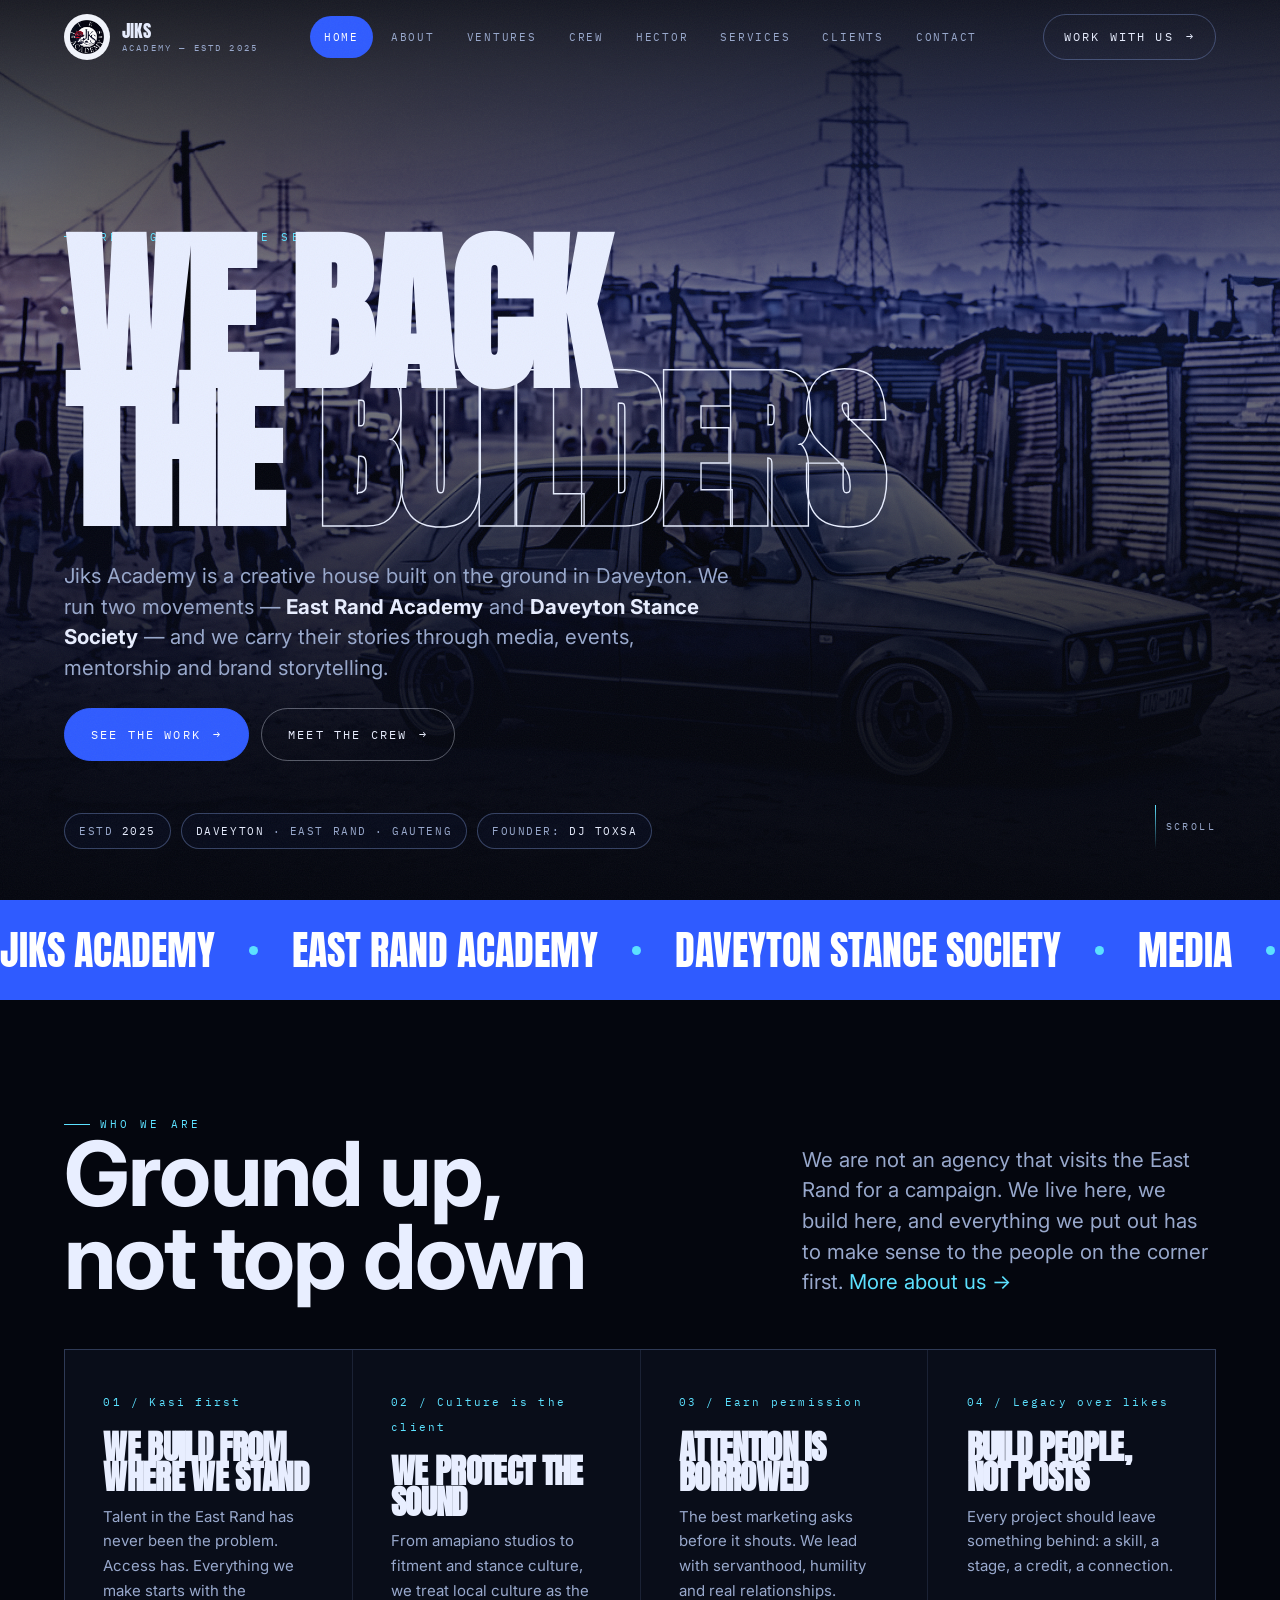
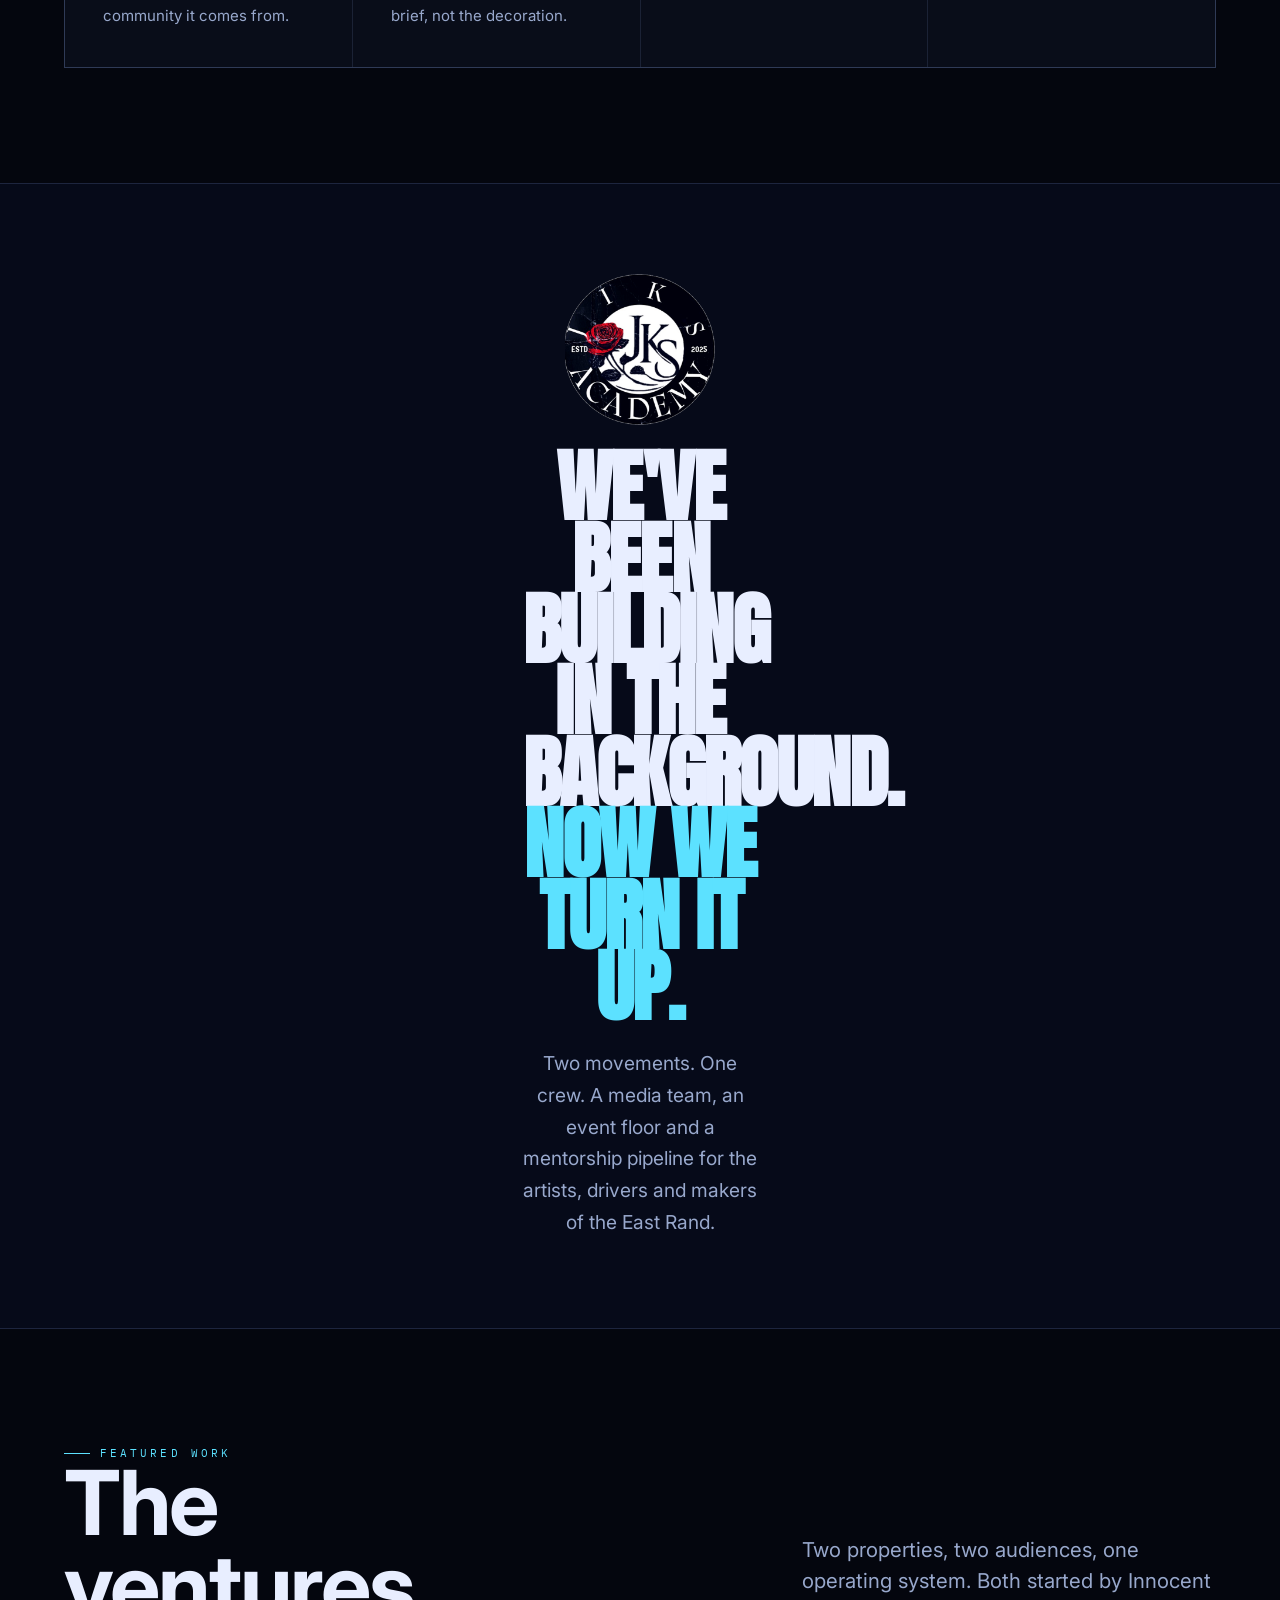
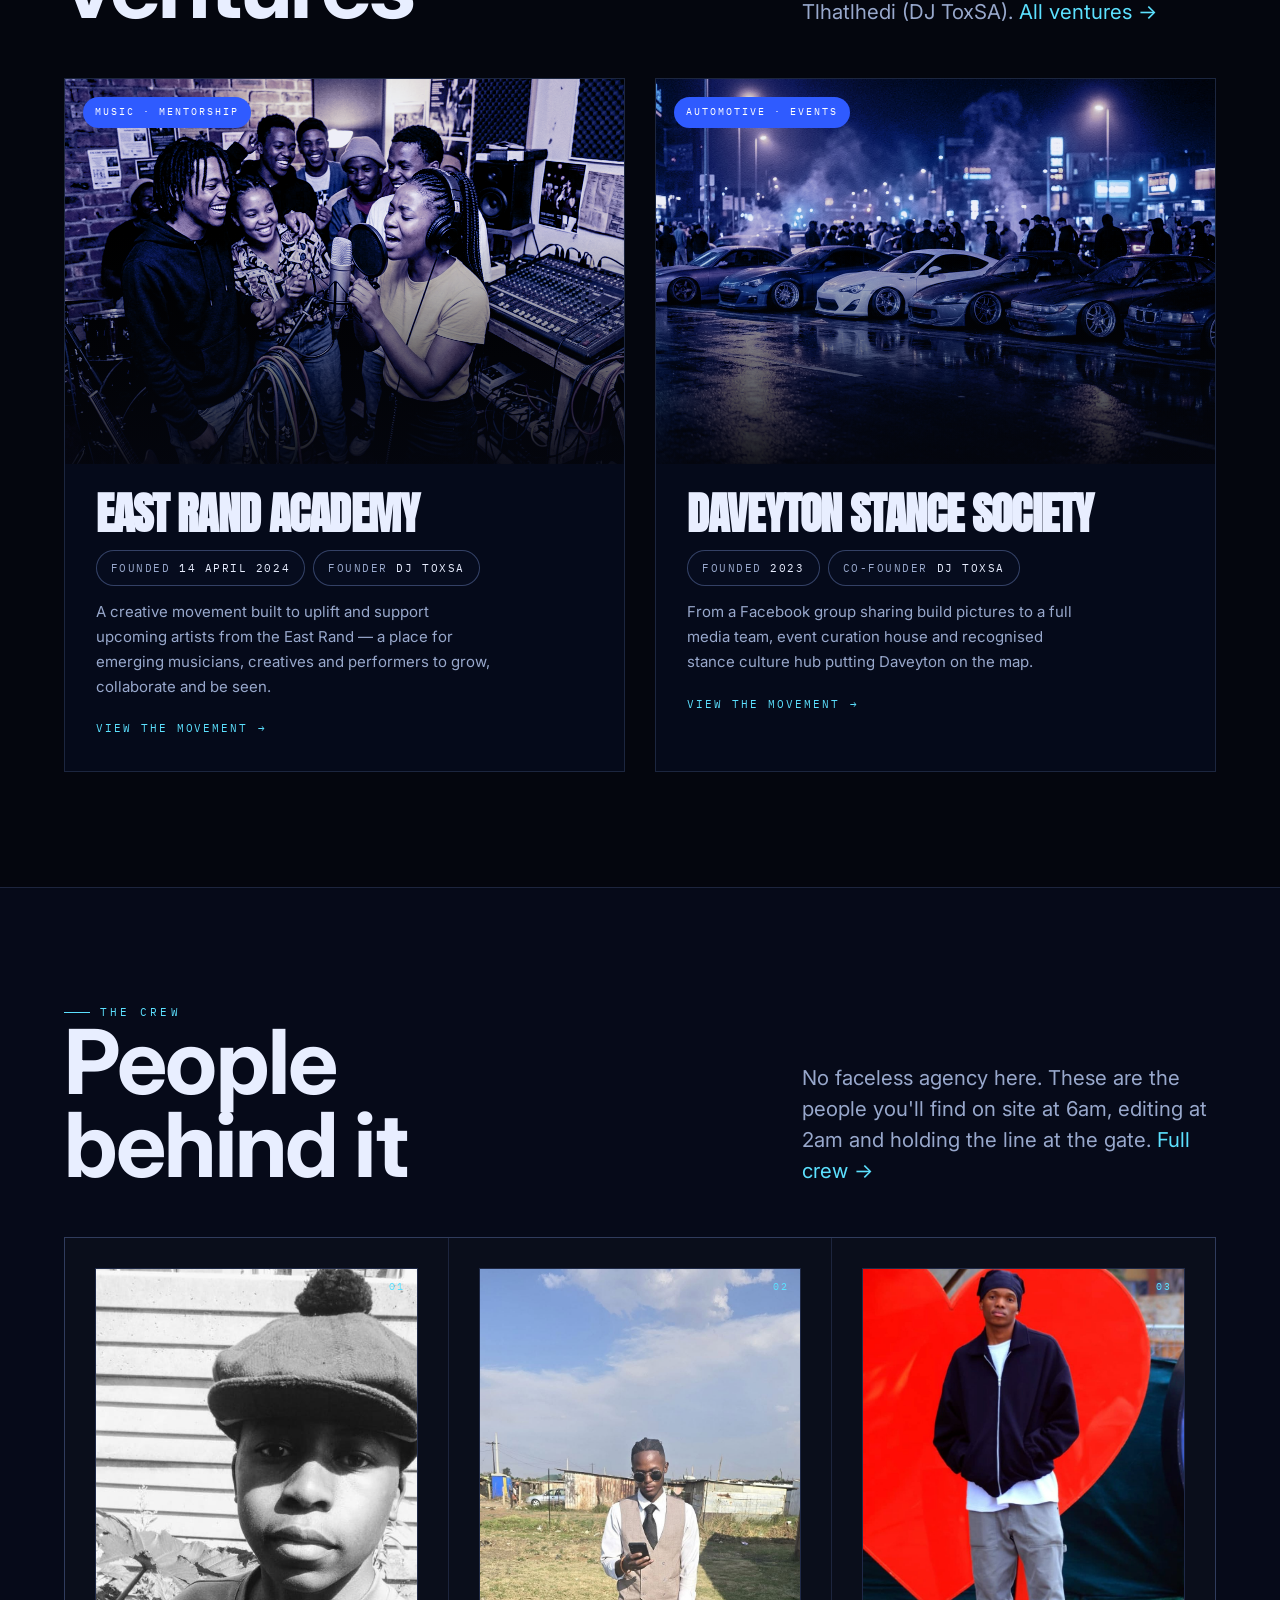
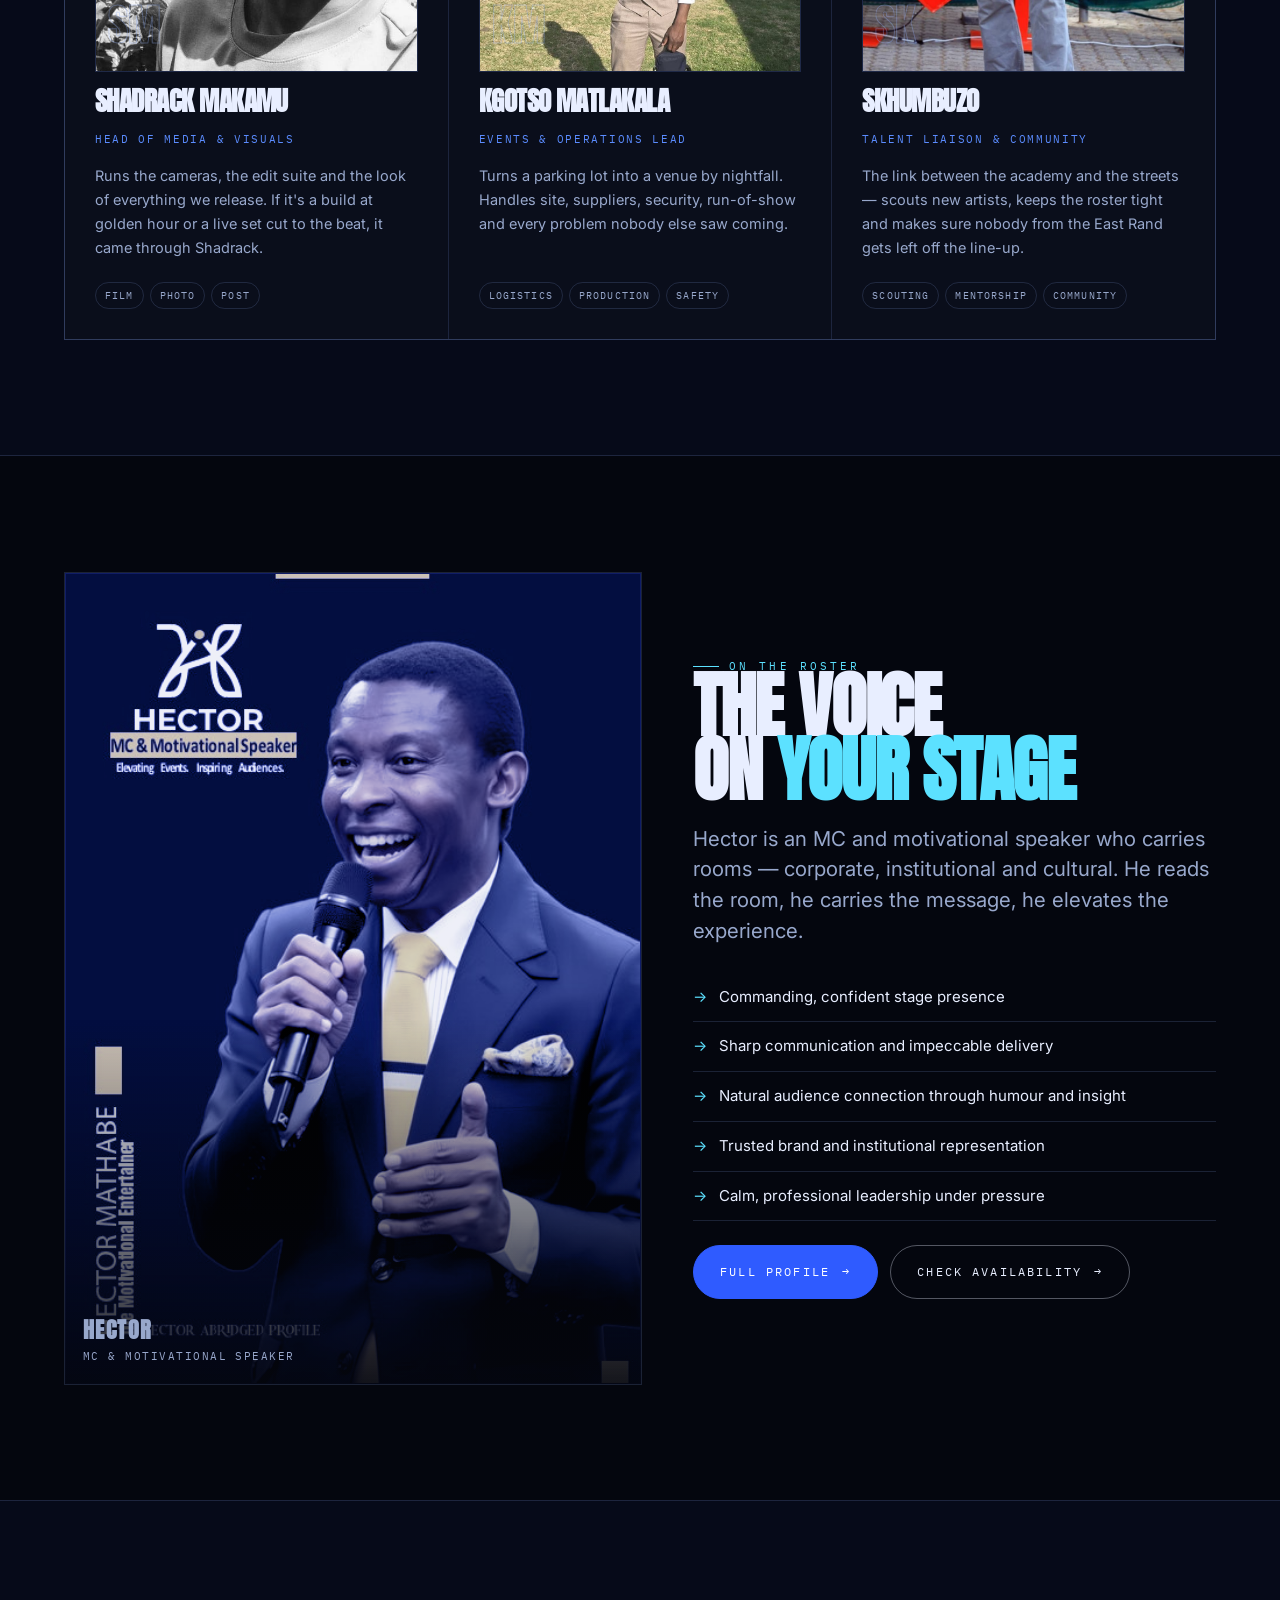
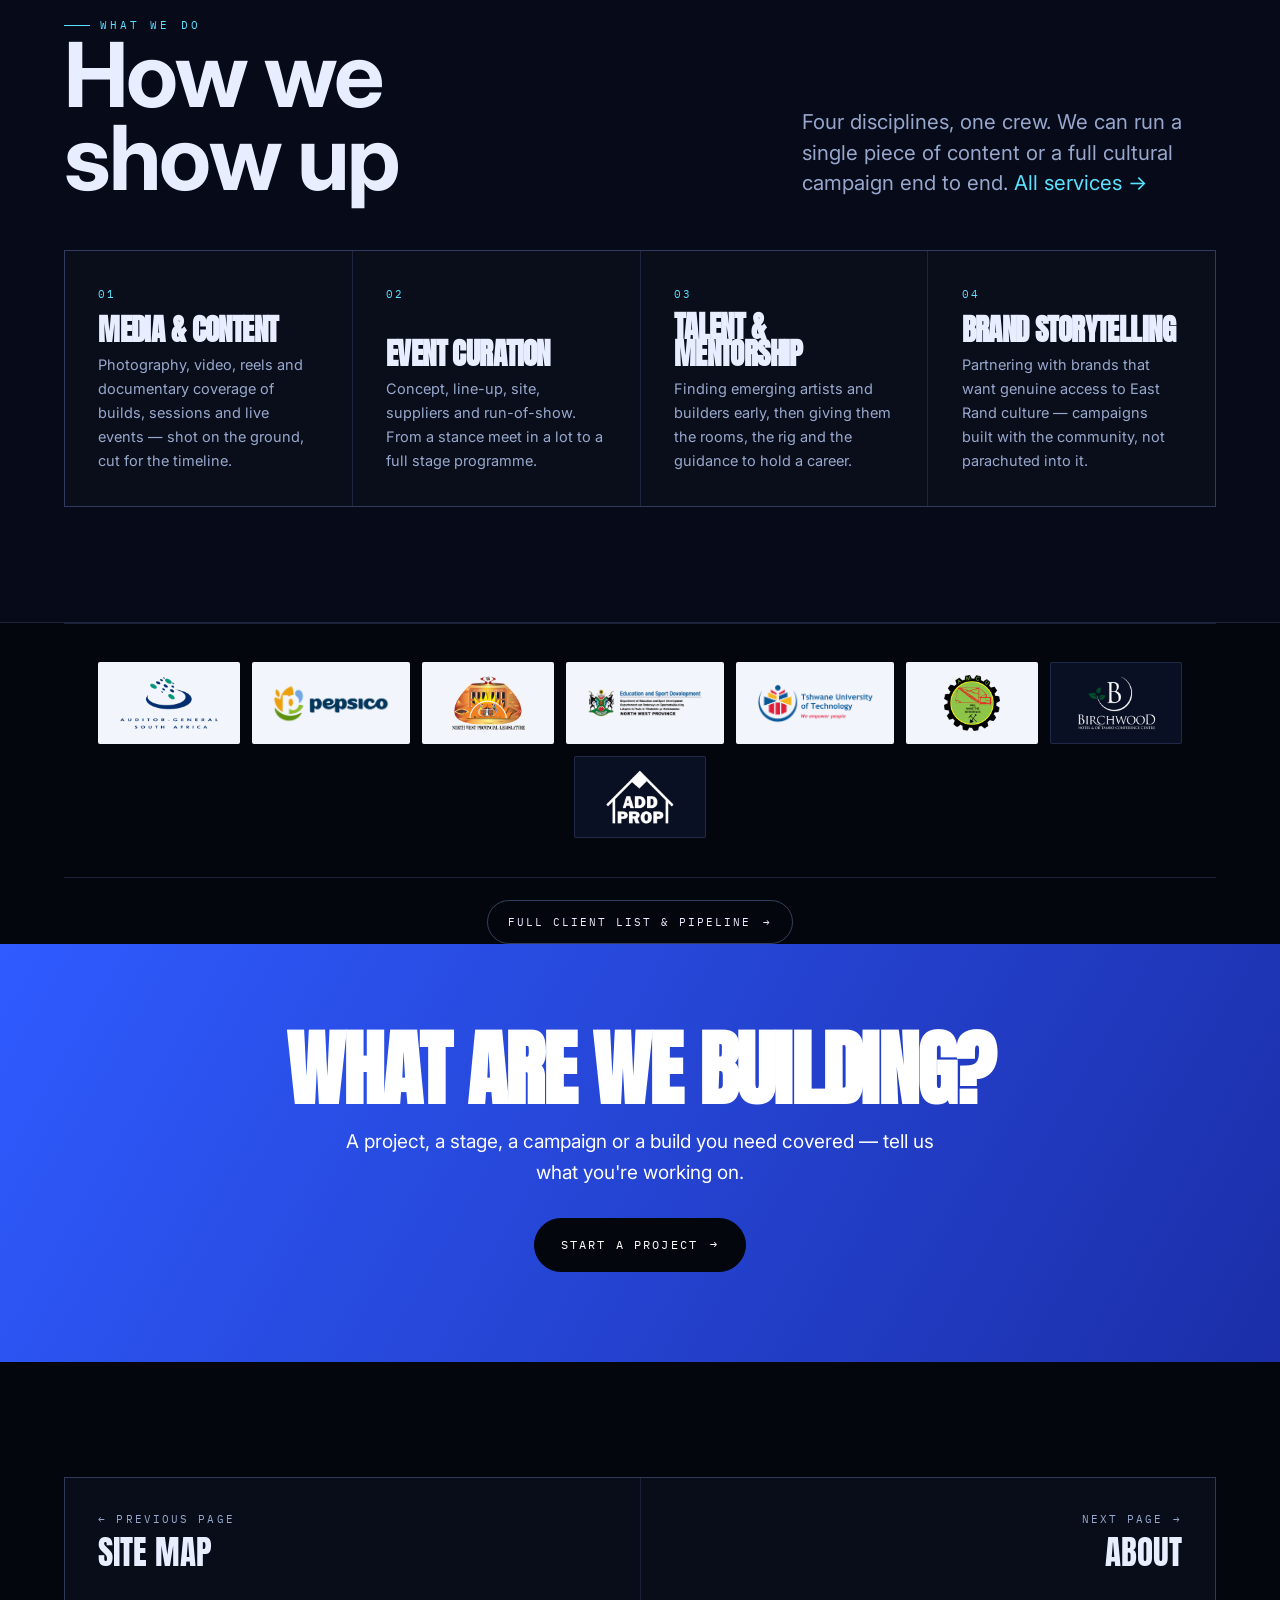
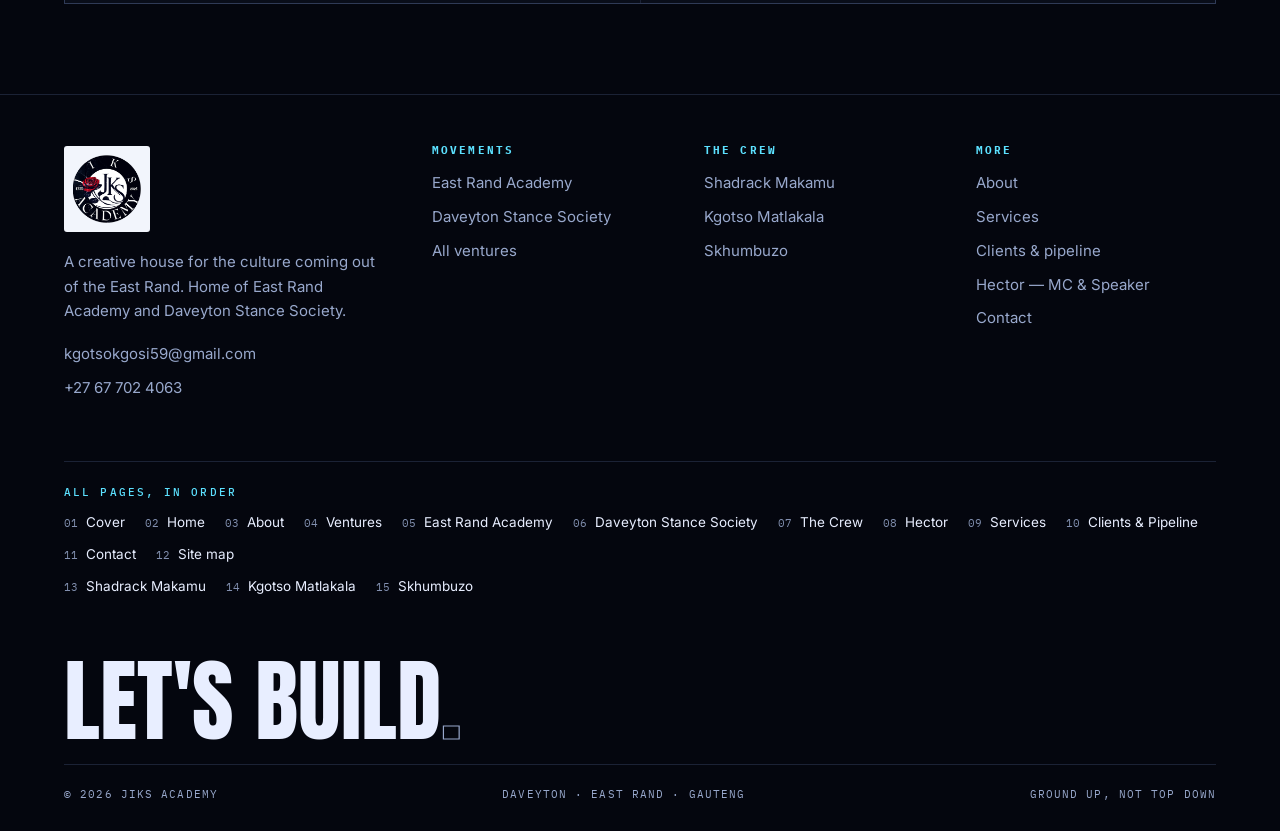
<file: jiks-academy/home.html>
<!DOCTYPE html>
<html lang="en">
<head>
<meta charset="utf-8">
<meta name="viewport" content="width=device-width, initial-scale=1">
<meta name="color-scheme" content="dark">
<title>Jiks Academy — We Back The Builders</title>
<meta name="description" content="Jiks Academy is a creative house in Daveyton, Gauteng. Home of East Rand Academy and Daveyton Stance Society — media, events, mentorship and brand storytelling from the East Rand.">
<link rel="icon" type="image/png" href="assets/img/favicon.png">
<link rel="apple-touch-icon" href="assets/img/apple-touch-icon.png">
<link rel="manifest" href="site.webmanifest">
<meta name="theme-color" content="#04060e">
<meta property="og:type" content="website">
<meta property="og:site_name" content="Jiks Academy">
<meta property="og:title" content="Jiks Academy — We Back The Builders">
<meta property="og:description" content="Jiks Academy is a creative house in Daveyton, Gauteng. Home of East Rand Academy and Daveyton Stance Society — media, events, mentorship and brand storytelling from the East Rand.">
<meta property="og:image" content="assets/img/hero.jpg">
<meta name="twitter:card" content="summary_large_image">
<meta name="twitter:title" content="Jiks Academy — We Back The Builders">
<meta name="twitter:description" content="Jiks Academy is a creative house in Daveyton, Gauteng. Home of East Rand Academy and Daveyton Stance Society — media, events, mentorship and brand storytelling from the East Rand.">
<meta name="twitter:image" content="assets/img/hero.jpg">
<link rel="preconnect" href="https://fonts.googleapis.com">
<link rel="preconnect" href="https://fonts.gstatic.com" crossorigin>
<link href="https://fonts.googleapis.com/css2?family=Anton&family=Inter:wght@400;500;600&family=IBM+Plex+Mono:wght@400;500&display=swap" rel="stylesheet">
<link rel="stylesheet" href="assets/css/base.css">
<link rel="stylesheet" href="assets/css/components.css">
<link rel="stylesheet" href="assets/css/pages.css">
</head>
<body>
<a class="skip" href="#main">Skip to main content</a>

<header class="nav">
  <a class="brand" href="home.html">
    <span class="mark imgmark"><img src="assets/img/logo.png" alt="Jiks Academy — home"></span>
    <span class="brand-txt"><b>Jiks</b><span>Academy &mdash; estd 2025</span></span>
  </a>
  <nav class="nav-links" aria-label="Primary">
    <a href="home.html" class="active" aria-current="page">Home</a>
    <a href="about.html">About</a>
    <a href="ventures.html">Ventures</a>
    <a href="crew.html">Crew</a>
    <a href="hector.html">Hector</a>
    <a href="services.html">Services</a>
    <a href="clients.html">Clients</a>
    <a href="contact.html">Contact</a>
  </nav>
  <div class="nav-cta">
    <a class="btn" href="contact.html">Work with us <span class="arw" aria-hidden="true">&rarr;</span></a>
  </div>
  <button class="burger" aria-label="Open menu" aria-expanded="false" aria-controls="mobile-menu"><i></i><i></i></button>
</header>

<nav class="mobile" id="mobile-menu" aria-label="Mobile" aria-hidden="true">
  <a href="home.html">Home</a>
  <a href="about.html">About</a>
  <a href="ventures.html">Ventures</a>
  <a href="crew.html">Crew</a>
  <a href="hector.html">Hector</a>
  <a href="services.html">Services</a>
  <a href="contact.html">Contact</a>
  <div class="m-sub">
    <a class="btn sm" href="east-rand-academy.html">East Rand Academy</a>
    <a class="btn sm" href="daveyton-stance-society.html">Daveyton Stance Society</a>
  </div>
</nav>

<main id="main" tabindex="-1">

<section class="hero">
  <div class="hero-bg tint"><img src="assets/img/hero.jpg" alt="A modified stance car on a township street in Daveyton at golden hour"></div>
  <div class="hero-scrim"></div>
  <div class="hero-inner wrap">
    <p class="eyebrow">Re a go bona &mdash; we see you</p>
    <h1>We back<br>the <span class="stroke">builders</span></h1>
    <div class="hero-foot">
      <div>
        <p class="lede">Jiks Academy is a creative house built on the ground in Daveyton. We run two movements &mdash; <strong style="color:var(--bone)">East Rand Academy</strong> and <strong style="color:var(--bone)">Daveyton Stance Society</strong> &mdash; and we carry their stories through media, events, mentorship and brand storytelling.</p>
        <div class="hero-actions">
          <a class="btn solid" href="ventures.html">See the work <span class="arw" aria-hidden="true">&rarr;</span></a>
          <a class="btn ghost-light" href="crew.html">Meet the crew <span class="arw" aria-hidden="true">&rarr;</span></a>
        </div>
      </div>
      <div class="hero-meta">
        <span class="chip">Estd <b>2025</b></span>
        <span class="chip"><b>Daveyton</b> &middot; East Rand &middot; Gauteng</span>
        <span class="chip">Founder: <b>DJ ToxSA</b></span>
      </div>
    </div>
  </div>
  <div class="scroll-cue" aria-hidden="true"><span></span>Scroll</div>
</section>

<div class="marquee track" aria-hidden="true">
  <div class="mq">
    <span>Jiks Academy <i></i> East Rand Academy <i></i> Daveyton Stance Society <i></i> Media <i></i> Events <i></i> Mentorship <i></i> Stance Culture <i></i> Hector &mdash; MC &amp; Speaker <i></i></span>
    <span>Jiks Academy <i></i> East Rand Academy <i></i> Daveyton Stance Society <i></i> Media <i></i> Events <i></i> Mentorship <i></i> Stance Culture <i></i> Hector &mdash; MC &amp; Speaker <i></i></span>
  </div>
</div>

<section>
  <div class="wrap">
    <div class="sec-head rv">
      <div>
        <p class="eyebrow">Who we are</p>
        <h2>Ground up,<br>not top down</h2>
      </div>
      <div class="max">
        <p class="lede">We are not an agency that visits the East Rand for a campaign. We live here, we build here, and everything we put out has to make sense to the people on the corner first. <a href="about.html" style="color:var(--cyan)">More about us &rarr;</a></p>
      </div>
    </div>

    <div class="beliefs rv">
      <article class="belief">
        <span class="num">01 / Kasi first</span>
        <h3>We build from where we stand</h3>
        <p>Talent in the East Rand has never been the problem. Access has. Everything we make starts with the community it comes from.</p>
      </article>
      <article class="belief">
        <span class="num">02 / Culture is the client</span>
        <h3>We protect the sound</h3>
        <p>From amapiano studios to fitment and stance culture, we treat local culture as the brief, not the decoration.</p>
      </article>
      <article class="belief">
        <span class="num">03 / Earn permission</span>
        <h3>Attention is borrowed</h3>
        <p>The best marketing asks before it shouts. We lead with servanthood, humility and real relationships.</p>
      </article>
      <article class="belief">
        <span class="num">04 / Legacy over likes</span>
        <h3>Build people, not posts</h3>
        <p>Every project should leave something behind: a skill, a stage, a credit, a connection.</p>
      </article>
    </div>
  </div>
</section>

<div class="band">
  <div class="wrap">
    <div class="statement rv">
      <img src="assets/img/logo.png" alt="Jiks Academy" style="width:clamp(96px,12vw,150px);margin:0 auto 26px">
      <h2>We've been building in the background. <span>Now we turn it up.</span></h2>
      <p>Two movements. One crew. A media team, an event floor and a mentorship pipeline for the artists, drivers and makers of the East Rand.</p>
    </div>
  </div>
</div>

<section>
  <div class="wrap">
    <div class="sec-head rv">
      <div>
        <p class="eyebrow">Featured work</p>
        <h2>The<br>ventures</h2>
      </div>
      <div class="max">
        <p class="lede">Two properties, two audiences, one operating system. Both started by Innocent Tlhatlhedi (DJ ToxSA). <a href="ventures.html" style="color:var(--cyan)">All ventures &rarr;</a></p>
      </div>
    </div>

    <div class="ventures rv">
      <a class="venture" href="east-rand-academy.html">
        <div class="thumb tint">
          <span class="tag">Music &middot; Mentorship</span>
          <img src="assets/img/academy.jpg" alt="Young artists recording in a community studio">
          <div class="scrim"></div>
        </div>
        <div class="body">
          <h3>East Rand Academy</h3>
          <div class="meta">
            <span class="chip">Founded <b>14 April 2024</b></span>
            <span class="chip">Founder <b>DJ ToxSA</b></span>
          </div>
          <p>A creative movement built to uplift and support upcoming artists from the East Rand &mdash; a place for emerging musicians, creatives and performers to grow, collaborate and be seen.</p>
          <span class="go">View the movement <span class="arw" aria-hidden="true">&rarr;</span></span>
        </div>
      </a>

      <a class="venture" href="daveyton-stance-society.html">
        <div class="thumb tint">
          <span class="tag">Automotive &middot; Events</span>
          <img src="assets/img/stance.jpg" alt="Modified stance cars lined up at night">
          <div class="scrim"></div>
        </div>
        <div class="body">
          <h3>Daveyton Stance Society</h3>
          <div class="meta">
            <span class="chip">Founded <b>2023</b></span>
            <span class="chip">Co-founder <b>DJ ToxSA</b></span>
          </div>
          <p>From a Facebook group sharing build pictures to a full media team, event curation house and recognised stance culture hub putting Daveyton on the map.</p>
          <span class="go">View the movement <span class="arw" aria-hidden="true">&rarr;</span></span>
        </div>
      </a>
    </div>
  </div>
</section>

<section style="background:rgba(8,14,36,.55);border-block:1px solid var(--line)">
  <div class="wrap">
    <div class="sec-head rv">
      <div>
        <p class="eyebrow">The crew</p>
        <h2>People<br>behind it</h2>
      </div>
      <div class="max">
        <p class="lede">No faceless agency here. These are the people you'll find on site at 6am, editing at 2am and holding the line at the gate. <a href="crew.html" style="color:var(--cyan)">Full crew &rarr;</a></p>
      </div>
    </div>
    <div class="crew rv">
      <a class="member" href="shadrack-makamu.html">
        <span class="avatar">
          <span class="idx" aria-hidden="true">01</span>
          <img src="assets/img/crew/shadrack.jpg" alt="Shadrack Makamu">
          <span class="initials" aria-hidden="true">SM</span>
        </span>
        <h3>Shadrack Makamu</h3>
        <span class="role">Head of Media &amp; Visuals</span>
        <p>Runs the cameras, the edit suite and the look of everything we release. If it's a build at golden hour or a live set cut to the beat, it came through Shadrack.</p>
        <span class="tagsline"><span class="mini">Film</span><span class="mini">Photo</span><span class="mini">Post</span></span>
      </a>
      <a class="member" href="kgotso-matlakala.html">
        <span class="avatar">
          <span class="idx" aria-hidden="true">02</span>
          <img src="assets/img/crew/kgotso.jpg" alt="Kgotso Matlakala">
          <span class="initials" aria-hidden="true">KM</span>
        </span>
        <h3>Kgotso Matlakala</h3>
        <span class="role">Events &amp; Operations Lead</span>
        <p>Turns a parking lot into a venue by nightfall. Handles site, suppliers, security, run-of-show and every problem nobody else saw coming.</p>
        <span class="tagsline"><span class="mini">Logistics</span><span class="mini">Production</span><span class="mini">Safety</span></span>
      </a>
      <a class="member" href="skhumbuzo.html">
        <span class="avatar">
          <span class="idx" aria-hidden="true">03</span>
          <img src="assets/img/crew/skhumbuzo.jpg" alt="Skhumbuzo">
          <span class="initials" aria-hidden="true">SK</span>
        </span>
        <h3>Skhumbuzo</h3>
        <span class="role">Talent Liaison &amp; Community</span>
        <p>The link between the academy and the streets — scouts new artists, keeps the roster tight and makes sure nobody from the East Rand gets left off the line-up.</p>
        <span class="tagsline"><span class="mini">Scouting</span><span class="mini">Mentorship</span><span class="mini">Community</span></span>
      </a>
    </div>
  </div>
</section>

<section>
  <div class="wrap">
    <div class="hector-feat rv">
      <figure class="ph tint">
        <img src="assets/img/hector-portrait.jpg" alt="Hector, MC and motivational speaker" width="493" height="695">
        <div class="scrim"></div>
        <figcaption><b>Hector</b>MC &amp; Motivational Speaker</figcaption>
      </figure>
      <div>
        <p class="eyebrow">On the roster</p>
        <h2>The voice<br>on <span>your stage</span></h2>
        <p class="lede" style="margin:22px 0 26px">Hector is an MC and motivational speaker who carries rooms &mdash; corporate, institutional and cultural. He reads the room, he carries the message, he elevates the experience.</p>
        <ul class="checks">
          <li><i aria-hidden="true">&rarr;</i> Commanding, confident stage presence</li>
          <li><i aria-hidden="true">&rarr;</i> Sharp communication and impeccable delivery</li>
          <li><i aria-hidden="true">&rarr;</i> Natural audience connection through humour and insight</li>
          <li><i aria-hidden="true">&rarr;</i> Trusted brand and institutional representation</li>
          <li><i aria-hidden="true">&rarr;</i> Calm, professional leadership under pressure</li>
        </ul>
        <div class="hero-actions">
          <a class="btn solid" href="hector.html">Full profile <span class="arw" aria-hidden="true">&rarr;</span></a>
          <a class="btn ghost-light" href="contact.html">Check availability <span class="arw" aria-hidden="true">&rarr;</span></a>
        </div>
      </div>
    </div>
  </div>
</section>

<section style="background:rgba(8,14,36,.55);border-block:1px solid var(--line)">
  <div class="wrap">
    <div class="sec-head rv">
      <div>
        <p class="eyebrow">What we do</p>
        <h2>How we<br>show up</h2>
      </div>
      <div class="max">
        <p class="lede">Four disciplines, one crew. We can run a single piece of content or a full cultural campaign end to end. <a href="services.html" style="color:var(--cyan)">All services &rarr;</a></p>
      </div>
    </div>
    <div class="svc rv">
      <article class="svc-item"><span class="k">01</span><h3>Media &amp; Content</h3><p>Photography, video, reels and documentary coverage of builds, sessions and live events &mdash; shot on the ground, cut for the timeline.</p></article>
      <article class="svc-item"><span class="k">02</span><h3>Event Curation</h3><p>Concept, line-up, site, suppliers and run-of-show. From a stance meet in a lot to a full stage programme.</p></article>
      <article class="svc-item"><span class="k">03</span><h3>Talent &amp; Mentorship</h3><p>Finding emerging artists and builders early, then giving them the rooms, the rig and the guidance to hold a career.</p></article>
      <article class="svc-item"><span class="k">04</span><h3>Brand Storytelling</h3><p>Partnering with brands that want genuine access to East Rand culture &mdash; campaigns built with the community, not parachuted into it.</p></article>
    </div>
  </div>
</section>

<div class="wrap">
  <div class="logo-row">
    <span class="lplate"><img src="assets/img/clients/agsa.png" alt="Auditor-General of South Africa" loading="lazy"></span>
    <span class="lplate"><img src="assets/img/clients/pepsico.png" alt="PepsiCo" loading="lazy"></span>
    <span class="lplate"><img src="assets/img/clients/nwpl.png" alt="North West Provincial Legislature" loading="lazy"></span>
    <span class="lplate"><img src="assets/img/clients/nwedu.png" alt="North West Provincial Education" loading="lazy"></span>
    <span class="lplate"><img src="assets/img/clients/tut.png" alt="Tshwane University of Technology" loading="lazy"></span>
    <span class="lplate"><img src="assets/img/clients/amcu.png" alt="AMCU" loading="lazy"></span>
    <span class="lplate dark"><img src="assets/img/clients/birchwood.png" alt="Birchwood &amp; OR Tambo Conference Centre" loading="lazy"></span>
    <span class="lplate dark"><img src="assets/img/clients/addprop.png" alt="AddProp" loading="lazy"></span>
  </div>
  <p style="text-align:center;margin-top:22px"><a class="btn sm" href="clients.html">Full client list &amp; pipeline <span class="arw" aria-hidden="true">&rarr;</span></a></p>
</div>

<div class="cta-band">
  <h2>What are we building?</h2>
  <p>A project, a stage, a campaign or a build you need covered &mdash; tell us what you're working on.</p>
  <a class="btn solid" href="contact.html">Start a project <span class="arw" aria-hidden="true">&rarr;</span></a>
</div>
<section class="pager-band" aria-label="Page navigation">
  <div class="wrap">
    <div class="pager rv">
      <a href="sitemap.html"><span class="k">&larr; Previous page</span><span class="n">Site map</span></a>
      <a class="next" href="about.html"><span class="k">Next page &rarr;</span><span class="n">About</span></a>
    </div>

  </div>
</section>
</main>

<footer>
  <div class="wrap">
    <div class="f-grid">
      <div>
        <img class="f-logo" src="assets/img/logo.png" alt="Jiks Academy">
        <p style="color:var(--bone-dim);max-width:36ch;font-size:15px">A creative house for the culture coming out of the East Rand. Home of East Rand Academy and Daveyton Stance Society.</p>
        <ul style="margin-top:18px">
          <li><a href="mailto:kgotsokgosi59@gmail.com">kgotsokgosi59@gmail.com</a></li>
          <li><a href="tel:+27677024063">+27 67 702 4063</a></li>
        </ul>
      </div>
      <div>
        <h2>Movements</h2>
        <ul>
          <li><a href="east-rand-academy.html">East Rand Academy</a></li>
          <li><a href="daveyton-stance-society.html">Daveyton Stance Society</a></li>
          <li><a href="ventures.html">All ventures</a></li>
        </ul>
      </div>
      <div>
        <h2>The crew</h2>
        <ul>
          <li><a href="shadrack-makamu.html">Shadrack Makamu</a></li>
          <li><a href="kgotso-matlakala.html">Kgotso Matlakala</a></li>
          <li><a href="skhumbuzo.html">Skhumbuzo</a></li>
        </ul>
      </div>
      <div>
        <h2>More</h2>
        <ul>
          <li><a href="about.html">About</a></li>
          <li><a href="services.html">Services</a></li>
          <li><a href="clients.html">Clients &amp; pipeline</a></li>
          <li><a href="hector.html">Hector &mdash; MC &amp; Speaker</a></li>
          <li><a href="contact.html">Contact</a></li>
        </ul>
      </div>
    </div>
        <nav class="f-all" aria-label="All pages">
      <h2>All pages, in order</h2>
      <ol class="f-all-row">
      <li><a href="index.html">Cover</a></li>
      <li><a href="home.html">Home</a></li>
      <li><a href="about.html">About</a></li>
      <li><a href="ventures.html">Ventures</a></li>
      <li><a href="east-rand-academy.html">East Rand Academy</a></li>
      <li><a href="daveyton-stance-society.html">Daveyton Stance Society</a></li>
      <li><a href="crew.html">The Crew</a></li>
      <li><a href="hector.html">Hector</a></li>
      <li><a href="services.html">Services</a></li>
      <li><a href="clients.html">Clients &amp; Pipeline</a></li>
      <li><a href="contact.html">Contact</a></li>
      <li><a href="sitemap.html">Site map</a></li>
      </ol>
      <ol class="f-all-row">
      <li><a href="shadrack-makamu.html">Shadrack Makamu</a></li>
      <li><a href="kgotso-matlakala.html">Kgotso Matlakala</a></li>
      <li><a href="skhumbuzo.html">Skhumbuzo</a></li>
      </ol>
    </nav>
    <div class="f-big">Let's build<span>.</span></div>
    <div class="f-legal">
      <span>&copy; <span data-year>2026</span> Jiks Academy</span>
      <span>Daveyton &middot; East Rand &middot; Gauteng</span>
      <span>Ground up, not top down</span>
    </div>
  </div>
</footer>

<script src="assets/js/nav.js"></script>
<script src="assets/js/menu.js"></script>
<script src="assets/js/reveal.js"></script>
</body>
</html>
</file>
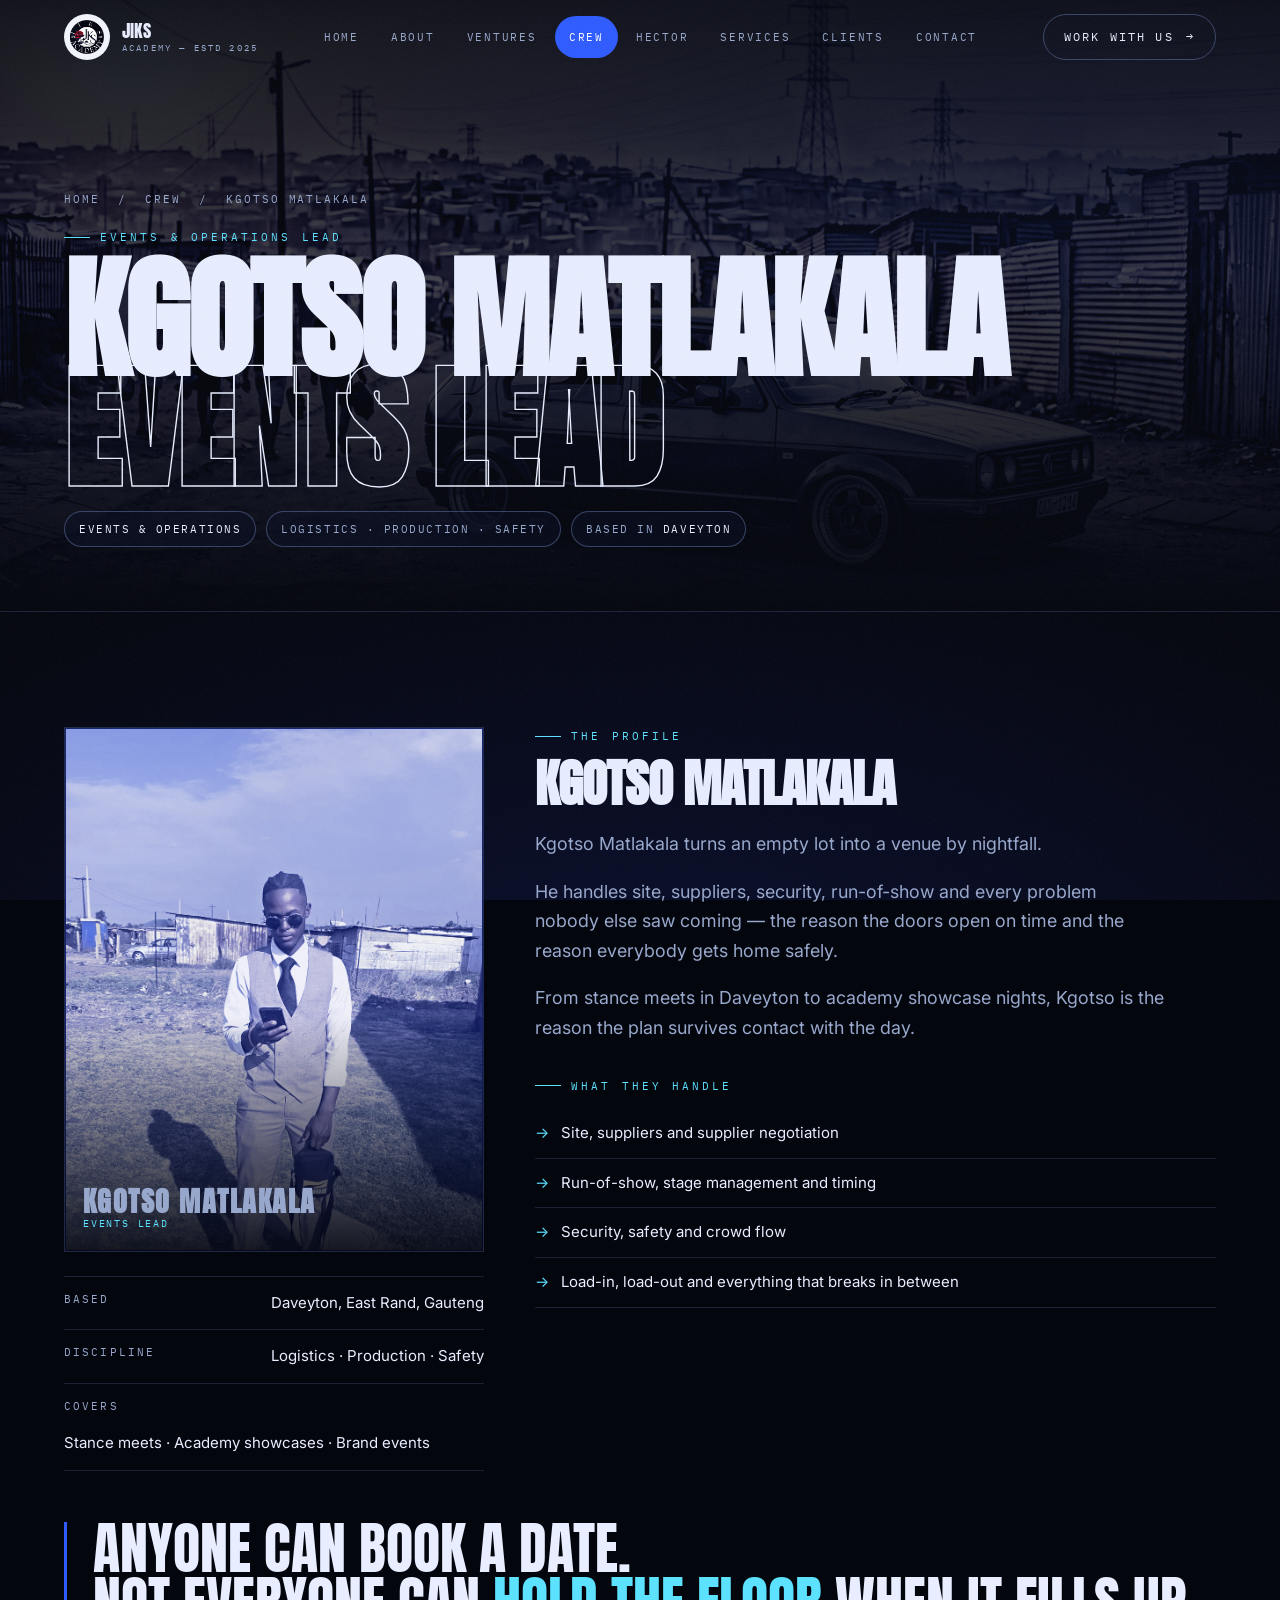
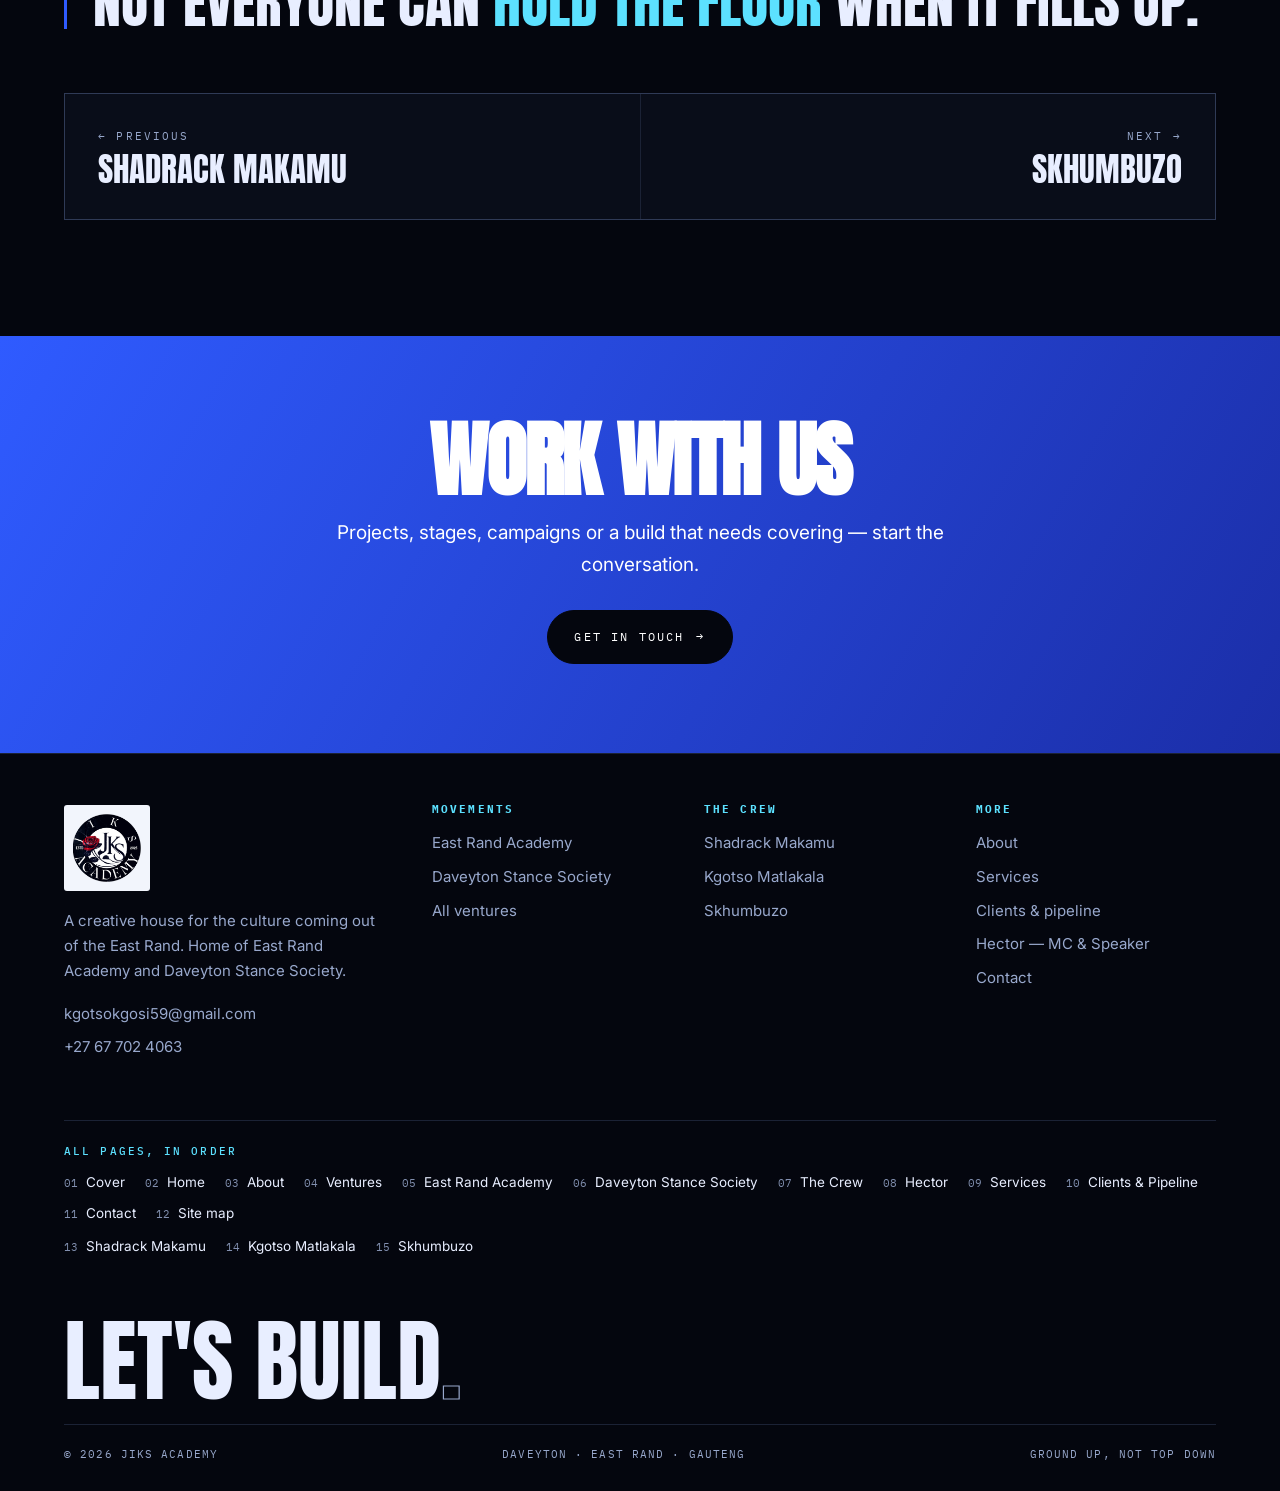
<file: jiks-academy/kgotso-matlakala.html>
<!DOCTYPE html>
<html lang="en">
<head>
<meta charset="utf-8">
<meta name="viewport" content="width=device-width, initial-scale=1">
<meta name="color-scheme" content="dark">
<title>Kgotso Matlakala — Jiks Academy</title>
<meta name="description" content="Kgotso Matlakala — Events & Operations Lead at Jiks Academy, Daveyton, East Rand.">
<link rel="icon" type="image/png" href="assets/img/favicon.png">
<link rel="apple-touch-icon" href="assets/img/apple-touch-icon.png">
<link rel="manifest" href="site.webmanifest">
<meta name="theme-color" content="#04060e">
<meta property="og:type" content="website">
<meta property="og:site_name" content="Jiks Academy">
<meta property="og:title" content="Kgotso Matlakala — Jiks Academy">
<meta property="og:description" content="Kgotso Matlakala — Events & Operations Lead at Jiks Academy, Daveyton, East Rand.">
<meta property="og:image" content="assets/img/hero.jpg">
<meta name="twitter:card" content="summary_large_image">
<meta name="twitter:title" content="Kgotso Matlakala — Jiks Academy">
<meta name="twitter:description" content="Kgotso Matlakala — Events & Operations Lead at Jiks Academy, Daveyton, East Rand.">
<meta name="twitter:image" content="assets/img/hero.jpg">
<link rel="preconnect" href="https://fonts.googleapis.com">
<link rel="preconnect" href="https://fonts.gstatic.com" crossorigin>
<link href="https://fonts.googleapis.com/css2?family=Anton&family=Inter:wght@400;500;600&family=IBM+Plex+Mono:wght@400;500&display=swap" rel="stylesheet">
<link rel="stylesheet" href="assets/css/base.css">
<link rel="stylesheet" href="assets/css/components.css">
<link rel="stylesheet" href="assets/css/pages.css">
</head>
<body>
<a class="skip" href="#main">Skip to main content</a>

<header class="nav">
  <a class="brand" href="home.html">
    <span class="mark imgmark"><img src="assets/img/logo.png" alt="Jiks Academy — home"></span>
    <span class="brand-txt"><b>Jiks</b><span>Academy &mdash; estd 2025</span></span>
  </a>
  <nav class="nav-links" aria-label="Primary">
    <a href="home.html">Home</a>
    <a href="about.html">About</a>
    <a href="ventures.html">Ventures</a>
    <a href="crew.html" class="active" aria-current="page">Crew</a>
    <a href="hector.html">Hector</a>
    <a href="services.html">Services</a>
    <a href="clients.html">Clients</a>
    <a href="contact.html">Contact</a>
  </nav>
  <div class="nav-cta">
    <a class="btn" href="contact.html">Work with us <span class="arw" aria-hidden="true">&rarr;</span></a>
  </div>
  <button class="burger" aria-label="Open menu" aria-expanded="false" aria-controls="mobile-menu"><i></i><i></i></button>
</header>

<nav class="mobile" id="mobile-menu" aria-label="Mobile" aria-hidden="true">
  <a href="home.html">Home</a>
  <a href="about.html">About</a>
  <a href="ventures.html">Ventures</a>
  <a href="crew.html">Crew</a>
  <a href="hector.html">Hector</a>
  <a href="services.html">Services</a>
  <a href="contact.html">Contact</a>
  <div class="m-sub">
    <a class="btn sm" href="east-rand-academy.html">East Rand Academy</a>
    <a class="btn sm" href="daveyton-stance-society.html">Daveyton Stance Society</a>
  </div>
</nav>

<main id="main" tabindex="-1">
<section class="phead">
  <div class="phead-bg tint"><img src="assets/img/hero.jpg" alt=""></div>
  <div class="phead-scrim"></div>
  <div class="wrap">
    <nav class="crumb" aria-label="Breadcrumb"><a href="home.html">Home</a> &nbsp;/&nbsp; <a href="crew.html">Crew</a> &nbsp;/&nbsp; Kgotso Matlakala</nav>
    <p class="eyebrow" style="margin-top:20px">Events &amp; Operations Lead</p>
    <h1>Kgotso Matlakala<br><span>Events Lead</span></h1>
    <div class="sub">
      <span class="chip"><b>Events &amp; Operations</b></span>
      <span class="chip">Logistics &middot; Production &middot; Safety</span>
      <span class="chip">Based in <b>Daveyton</b></span>
    </div>
  </div>
</section>
<section>
  <div class="wrap">
    <div class="profile rv">
      <div>
        <figure class="portrait">
          <div class="ph tint"><img src="assets/img/crew/kgotso.jpg" alt="Kgotso Matlakala"><div class="scrim"></div></div>
          <figcaption class="badge"><b>Kgotso Matlakala</b><span>Events Lead</span></figcaption>
        </figure>
        <div class="p-meta">
          <div class="row"><span class="lbl">Based</span><span class="val">Daveyton, East Rand, Gauteng</span></div><div class="row"><span class="lbl">Discipline</span><span class="val">Logistics &middot; Production &middot; Safety</span></div><div class="row"><span class="lbl">Covers</span><span class="val">Stance meets &middot; Academy showcases &middot; Brand events</span></div>
        </div>
      </div>
      <div>
        <p class="eyebrow">The profile</p>
        <h2>Kgotso Matlakala</h2>
        <div class="prose" style="margin-top:22px">
          <p>Kgotso Matlakala turns an empty lot into a venue by nightfall.</p><p>He handles site, suppliers, security, run-of-show and every problem nobody else saw coming &mdash; the reason the doors open on time and the reason everybody gets home safely.</p><p>From stance meets in Daveyton to academy showcase nights, Kgotso is the reason the plan survives contact with the day.</p>
        </div>
        <p class="eyebrow" style="margin-top:34px">What they handle</p>
        <ul class="checks" style="margin-top:14px">
          <li><i aria-hidden="true">&rarr;</i> Site, suppliers and supplier negotiation</li><li><i aria-hidden="true">&rarr;</i> Run-of-show, stage management and timing</li><li><i aria-hidden="true">&rarr;</i> Security, safety and crowd flow</li><li><i aria-hidden="true">&rarr;</i> Load-in, load-out and everything that breaks in between</li>
        </ul>
      </div>
    </div>

    <div class="pull rv">Anyone can book a date.<br>Not everyone can <span>hold the floor</span> when it fills up.</div>

    <div class="pager rv">
      <a href="shadrack-makamu.html"><span class="k">&larr; Previous</span><span class="n" aria-hidden="true">Shadrack Makamu</span></a>
      <a class="next" href="skhumbuzo.html"><span class="k">Next &rarr;</span><span class="n" aria-hidden="true">Skhumbuzo</span></a>
    </div>
  </div>
</section>

<div class="cta-band">
  <h2>Work with us</h2>
  <p>Projects, stages, campaigns or a build that needs covering &mdash; start the conversation.</p>
  <a class="btn solid" href="contact.html">Get in touch <span class="arw" aria-hidden="true">&rarr;</span></a>
</div>
</main>

<footer>
  <div class="wrap">
    <div class="f-grid">
      <div>
        <img class="f-logo" src="assets/img/logo.png" alt="Jiks Academy">
        <p style="color:var(--bone-dim);max-width:36ch;font-size:15px">A creative house for the culture coming out of the East Rand. Home of East Rand Academy and Daveyton Stance Society.</p>
        <ul style="margin-top:18px">
          <li><a href="mailto:kgotsokgosi59@gmail.com">kgotsokgosi59@gmail.com</a></li>
          <li><a href="tel:+27677024063">+27 67 702 4063</a></li>
        </ul>
      </div>
      <div>
        <h2>Movements</h2>
        <ul>
          <li><a href="east-rand-academy.html">East Rand Academy</a></li>
          <li><a href="daveyton-stance-society.html">Daveyton Stance Society</a></li>
          <li><a href="ventures.html">All ventures</a></li>
        </ul>
      </div>
      <div>
        <h2>The crew</h2>
        <ul>
          <li><a href="shadrack-makamu.html">Shadrack Makamu</a></li>
          <li><a href="kgotso-matlakala.html">Kgotso Matlakala</a></li>
          <li><a href="skhumbuzo.html">Skhumbuzo</a></li>
        </ul>
      </div>
      <div>
        <h2>More</h2>
        <ul>
          <li><a href="about.html">About</a></li>
          <li><a href="services.html">Services</a></li>
          <li><a href="clients.html">Clients &amp; pipeline</a></li>
          <li><a href="hector.html">Hector &mdash; MC &amp; Speaker</a></li>
          <li><a href="contact.html">Contact</a></li>
        </ul>
      </div>
    </div>
        <nav class="f-all" aria-label="All pages">
      <h2>All pages, in order</h2>
      <ol class="f-all-row">
      <li><a href="index.html">Cover</a></li>
      <li><a href="home.html">Home</a></li>
      <li><a href="about.html">About</a></li>
      <li><a href="ventures.html">Ventures</a></li>
      <li><a href="east-rand-academy.html">East Rand Academy</a></li>
      <li><a href="daveyton-stance-society.html">Daveyton Stance Society</a></li>
      <li><a href="crew.html">The Crew</a></li>
      <li><a href="hector.html">Hector</a></li>
      <li><a href="services.html">Services</a></li>
      <li><a href="clients.html">Clients &amp; Pipeline</a></li>
      <li><a href="contact.html">Contact</a></li>
      <li><a href="sitemap.html">Site map</a></li>
      </ol>
      <ol class="f-all-row">
      <li><a href="shadrack-makamu.html">Shadrack Makamu</a></li>
      <li><a href="kgotso-matlakala.html">Kgotso Matlakala</a></li>
      <li><a href="skhumbuzo.html">Skhumbuzo</a></li>
      </ol>
    </nav>
    <div class="f-big">Let's build<span>.</span></div>
    <div class="f-legal">
      <span>&copy; <span data-year>2026</span> Jiks Academy</span>
      <span>Daveyton &middot; East Rand &middot; Gauteng</span>
      <span>Ground up, not top down</span>
    </div>
  </div>
</footer>

<script src="assets/js/nav.js"></script>
<script src="assets/js/menu.js"></script>
<script src="assets/js/reveal.js"></script>
</body>
</html>
</file>
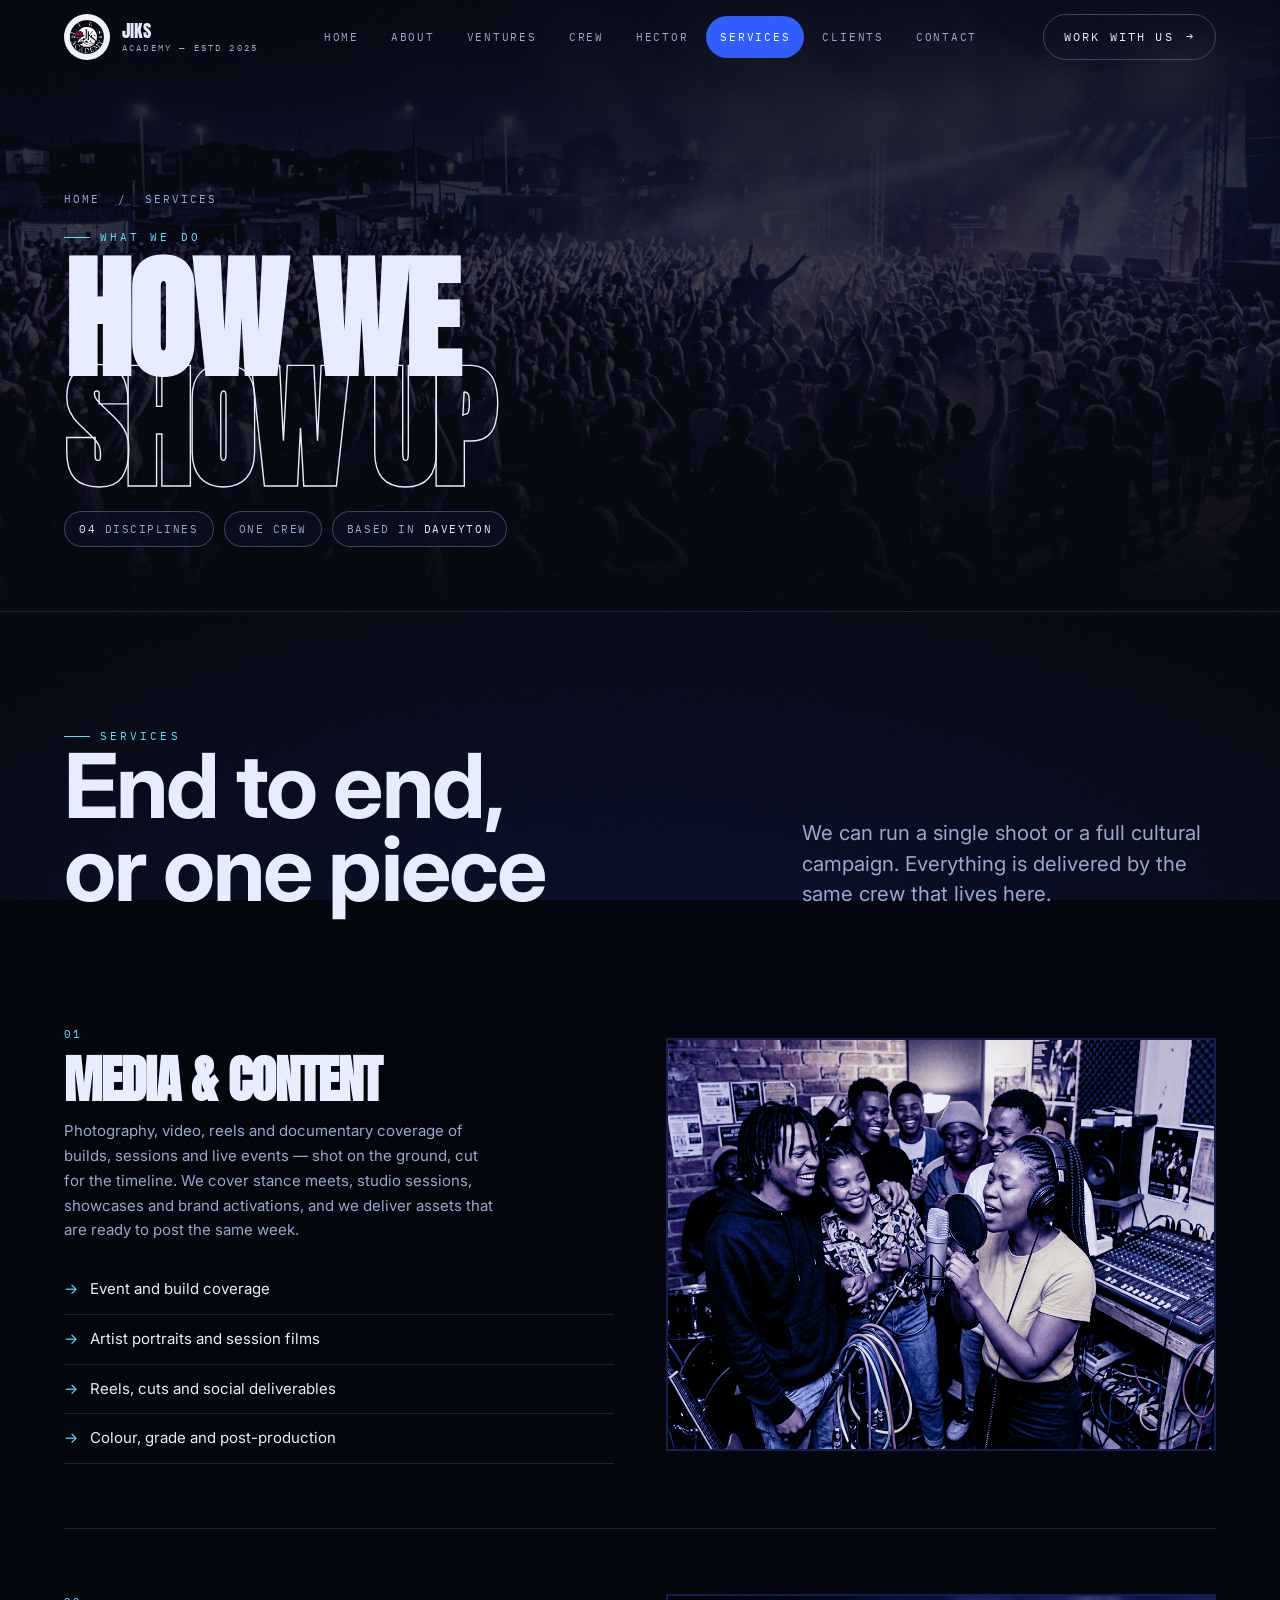
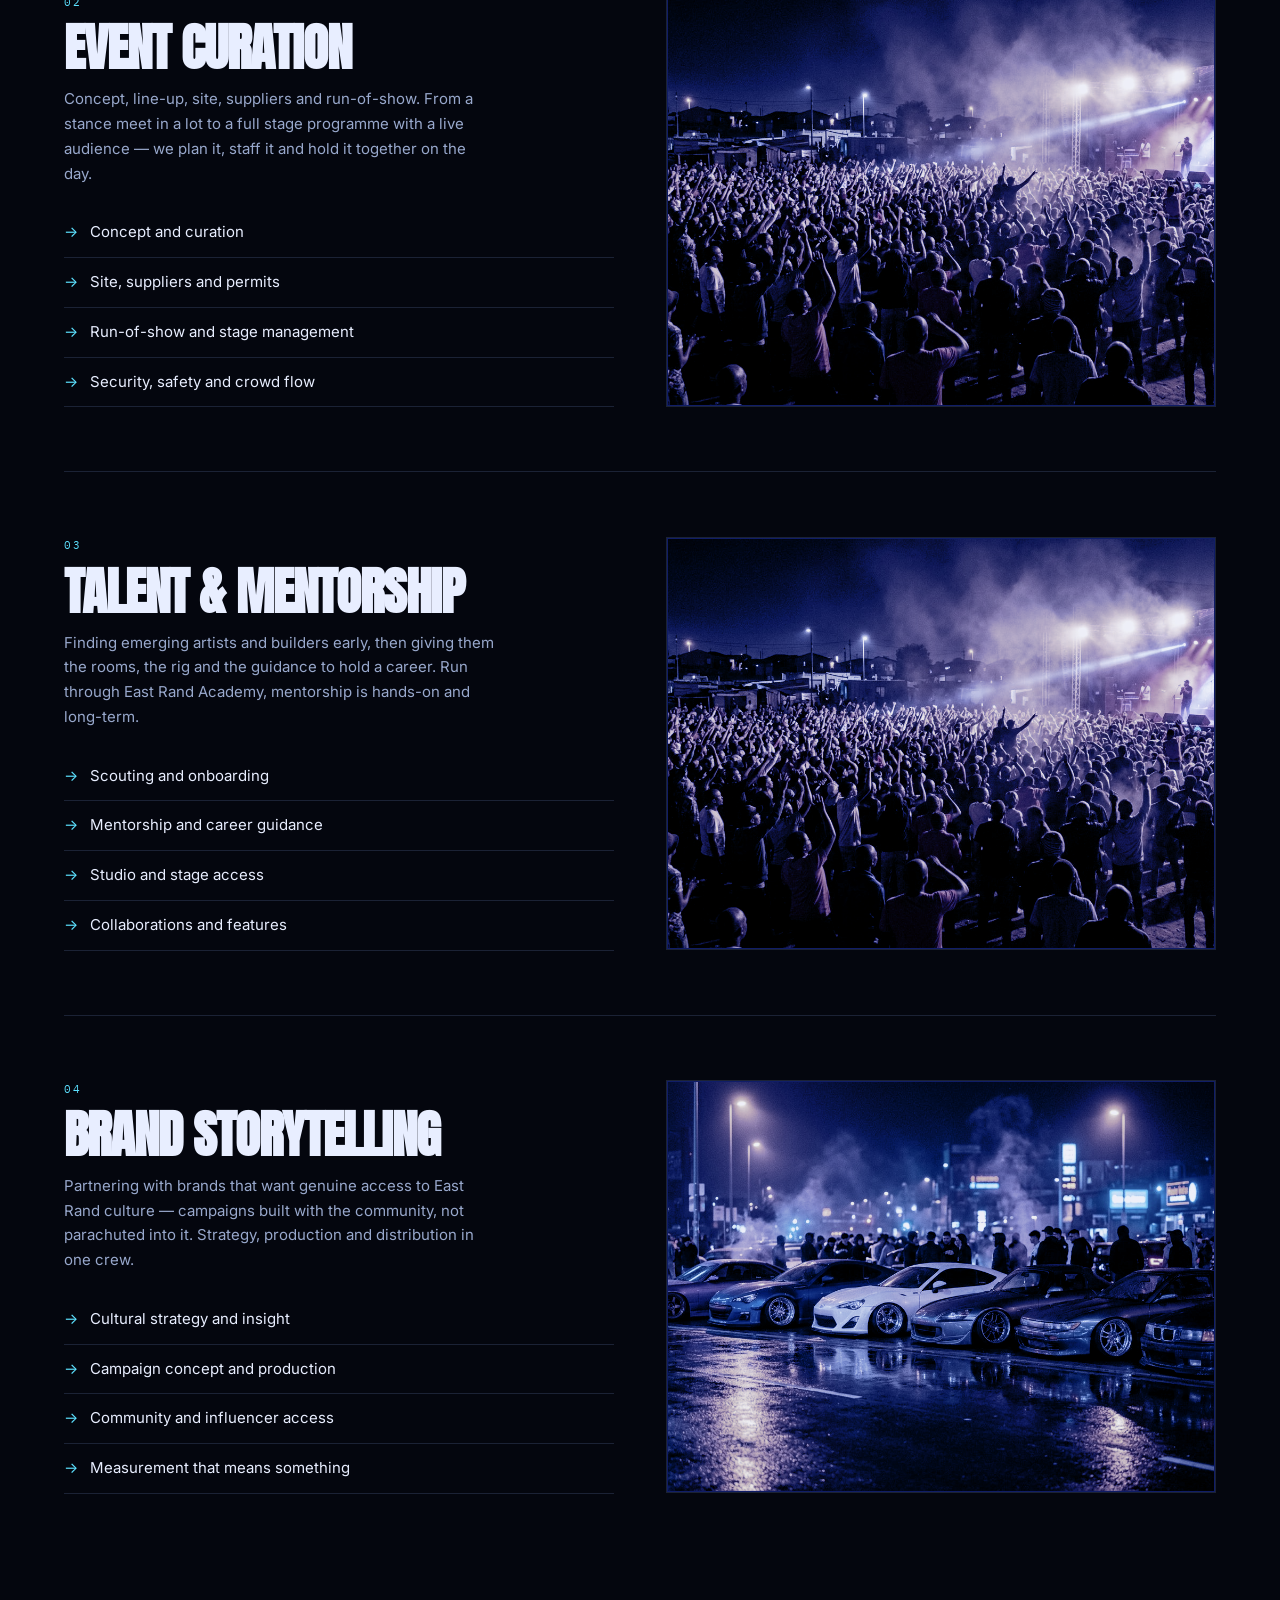
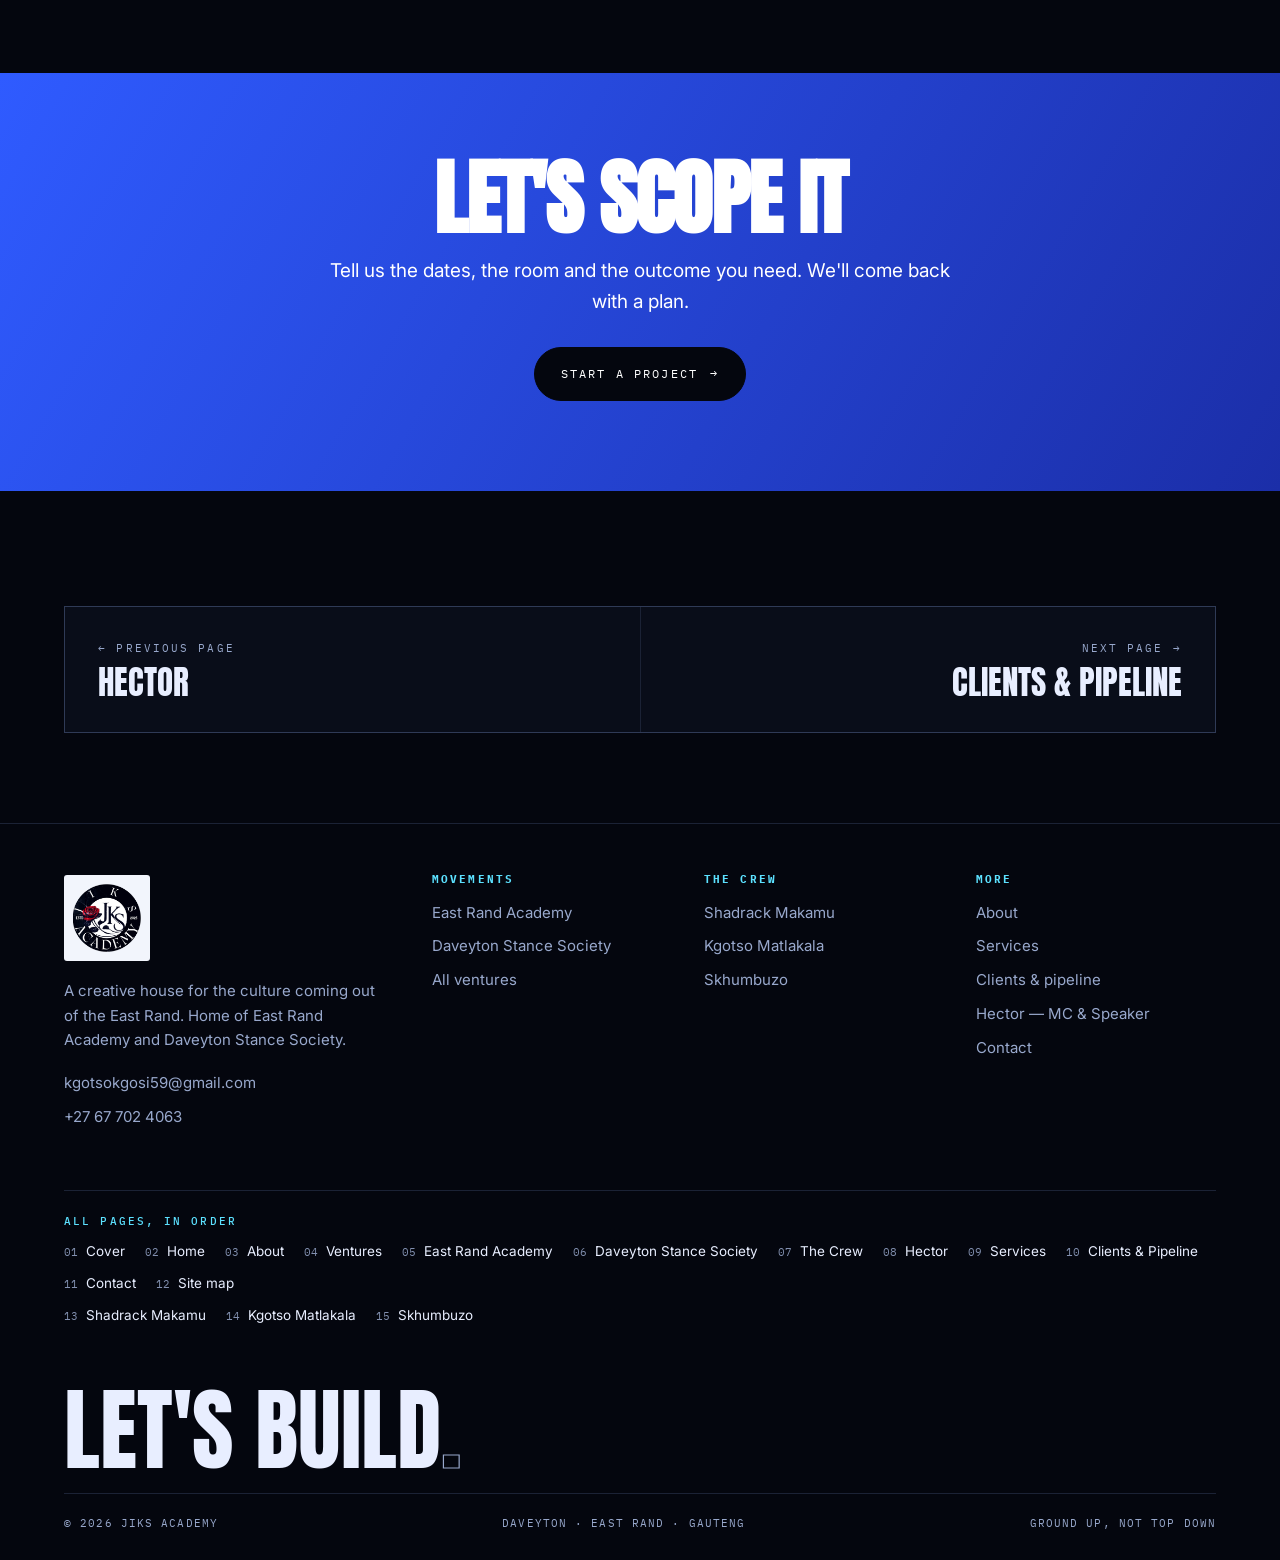
<file: jiks-academy/services.html>
<!DOCTYPE html>
<html lang="en">
<head>
<meta charset="utf-8">
<meta name="viewport" content="width=device-width, initial-scale=1">
<meta name="color-scheme" content="dark">
<title>Services — Jiks Academy</title>
<meta name="description" content="Jiks Academy offers media and content, event curation, talent and mentorship, and brand storytelling from the East Rand.">
<link rel="icon" type="image/png" href="assets/img/favicon.png">
<link rel="apple-touch-icon" href="assets/img/apple-touch-icon.png">
<link rel="manifest" href="site.webmanifest">
<meta name="theme-color" content="#04060e">
<meta property="og:type" content="website">
<meta property="og:site_name" content="Jiks Academy">
<meta property="og:title" content="Services — Jiks Academy">
<meta property="og:description" content="Jiks Academy offers media and content, event curation, talent and mentorship, and brand storytelling from the East Rand.">
<meta property="og:image" content="assets/img/hero.jpg">
<meta name="twitter:card" content="summary_large_image">
<meta name="twitter:title" content="Services — Jiks Academy">
<meta name="twitter:description" content="Jiks Academy offers media and content, event curation, talent and mentorship, and brand storytelling from the East Rand.">
<meta name="twitter:image" content="assets/img/hero.jpg">
<link rel="preconnect" href="https://fonts.googleapis.com">
<link rel="preconnect" href="https://fonts.gstatic.com" crossorigin>
<link href="https://fonts.googleapis.com/css2?family=Anton&family=Inter:wght@400;500;600&family=IBM+Plex+Mono:wght@400;500&display=swap" rel="stylesheet">
<link rel="stylesheet" href="assets/css/base.css">
<link rel="stylesheet" href="assets/css/components.css">
<link rel="stylesheet" href="assets/css/pages.css">
</head>
<body>
<a class="skip" href="#main">Skip to main content</a>

<header class="nav">
  <a class="brand" href="home.html">
    <span class="mark imgmark"><img src="assets/img/logo.png" alt="Jiks Academy — home"></span>
    <span class="brand-txt"><b>Jiks</b><span>Academy &mdash; estd 2025</span></span>
  </a>
  <nav class="nav-links" aria-label="Primary">
    <a href="home.html">Home</a>
    <a href="about.html">About</a>
    <a href="ventures.html">Ventures</a>
    <a href="crew.html">Crew</a>
    <a href="hector.html">Hector</a>
    <a href="services.html" class="active" aria-current="page">Services</a>
    <a href="clients.html">Clients</a>
    <a href="contact.html">Contact</a>
  </nav>
  <div class="nav-cta">
    <a class="btn" href="contact.html">Work with us <span class="arw" aria-hidden="true">&rarr;</span></a>
  </div>
  <button class="burger" aria-label="Open menu" aria-expanded="false" aria-controls="mobile-menu"><i></i><i></i></button>
</header>

<nav class="mobile" id="mobile-menu" aria-label="Mobile" aria-hidden="true">
  <a href="home.html">Home</a>
  <a href="about.html">About</a>
  <a href="ventures.html">Ventures</a>
  <a href="crew.html">Crew</a>
  <a href="hector.html">Hector</a>
  <a href="services.html">Services</a>
  <a href="contact.html">Contact</a>
  <div class="m-sub">
    <a class="btn sm" href="east-rand-academy.html">East Rand Academy</a>
    <a class="btn sm" href="daveyton-stance-society.html">Daveyton Stance Society</a>
  </div>
</nav>

<main id="main" tabindex="-1">
<section class="phead">
  <div class="phead-bg tint"><img src="assets/img/crowd.jpg" alt=""></div>
  <div class="phead-scrim"></div>
  <div class="wrap">
    <nav class="crumb" aria-label="Breadcrumb"><a href="home.html">Home</a> &nbsp;/&nbsp; Services</nav>
    <p class="eyebrow" style="margin-top:20px">What we do</p>
    <h1>How we<br><span>show up</span></h1>
    <div class="sub">
      <span class="chip"><b>04</b> disciplines</span>
      <span class="chip">One crew</span>
      <span class="chip">Based in <b>Daveyton</b></span>
    </div>
  </div>
</section>
<section>
  <div class="wrap">
    <div class="sec-head rv">
      <div><p class="eyebrow">Services</p><h2>End to end,<br>or one piece</h2></div>
      <div class="max"><p class="lede">We can run a single shoot or a full cultural campaign. Everything is delivered by the same crew that lives here.</p></div>
    </div>
    <div class="svc-row rv">
      <div>
        <span class="num">01</span>
        <h3>Media &amp; Content</h3>
        <p>Photography, video, reels and documentary coverage of builds, sessions and live events &mdash; shot on the ground, cut for the timeline. We cover stance meets, studio sessions, showcases and brand activations, and we deliver assets that are ready to post the same week.</p>
        <ul class="checks" style="margin-top:22px"><li><i aria-hidden="true">&rarr;</i> Event and build coverage</li><li><i aria-hidden="true">&rarr;</i> Artist portraits and session films</li><li><i aria-hidden="true">&rarr;</i> Reels, cuts and social deliverables</li><li><i aria-hidden="true">&rarr;</i> Colour, grade and post-production</li></ul>
      </div>
      <figure class="ph tint">
        <div class="ph-in"><img src="assets/img/academy.jpg" alt="Media &amp; Content" loading="lazy"></div>
      </figure>
    </div>
    <div class="svc-row flipped rv">
      <div>
        <span class="num">02</span>
        <h3>Event Curation</h3>
        <p>Concept, line-up, site, suppliers and run-of-show. From a stance meet in a lot to a full stage programme with a live audience &mdash; we plan it, staff it and hold it together on the day.</p>
        <ul class="checks" style="margin-top:22px"><li><i aria-hidden="true">&rarr;</i> Concept and curation</li><li><i aria-hidden="true">&rarr;</i> Site, suppliers and permits</li><li><i aria-hidden="true">&rarr;</i> Run-of-show and stage management</li><li><i aria-hidden="true">&rarr;</i> Security, safety and crowd flow</li></ul>
      </div>
      <figure class="ph tint">
        <div class="ph-in"><img src="assets/img/crowd.jpg" alt="Event Curation" loading="lazy"></div>
      </figure>
    </div>
    <div class="svc-row rv">
      <div>
        <span class="num">03</span>
        <h3>Talent &amp; Mentorship</h3>
        <p>Finding emerging artists and builders early, then giving them the rooms, the rig and the guidance to hold a career. Run through East Rand Academy, mentorship is hands-on and long-term.</p>
        <ul class="checks" style="margin-top:22px"><li><i aria-hidden="true">&rarr;</i> Scouting and onboarding</li><li><i aria-hidden="true">&rarr;</i> Mentorship and career guidance</li><li><i aria-hidden="true">&rarr;</i> Studio and stage access</li><li><i aria-hidden="true">&rarr;</i> Collaborations and features</li></ul>
      </div>
      <figure class="ph tint">
        <div class="ph-in"><img src="assets/img/crowd.jpg" alt="Talent &amp; Mentorship" loading="lazy"></div>
      </figure>
    </div>
    <div class="svc-row flipped rv">
      <div>
        <span class="num">04</span>
        <h3>Brand Storytelling</h3>
        <p>Partnering with brands that want genuine access to East Rand culture &mdash; campaigns built with the community, not parachuted into it. Strategy, production and distribution in one crew.</p>
        <ul class="checks" style="margin-top:22px"><li><i aria-hidden="true">&rarr;</i> Cultural strategy and insight</li><li><i aria-hidden="true">&rarr;</i> Campaign concept and production</li><li><i aria-hidden="true">&rarr;</i> Community and influencer access</li><li><i aria-hidden="true">&rarr;</i> Measurement that means something</li></ul>
      </div>
      <figure class="ph tint">
        <div class="ph-in"><img src="assets/img/stance.jpg" alt="Brand Storytelling" loading="lazy"></div>
      </figure>
    </div>
  </div>
</section>

<div class="cta-band">
  <h2>Let's scope it</h2>
  <p>Tell us the dates, the room and the outcome you need. We'll come back with a plan.</p>
  <a class="btn solid" href="contact.html">Start a project <span class="arw" aria-hidden="true">&rarr;</span></a>
</div>
<section class="pager-band" aria-label="Page navigation">
  <div class="wrap">
    <div class="pager rv">
      <a href="hector.html"><span class="k">&larr; Previous page</span><span class="n">Hector</span></a>
      <a class="next" href="clients.html"><span class="k">Next page &rarr;</span><span class="n">Clients &amp; Pipeline</span></a>
    </div>

  </div>
</section>
</main>

<footer>
  <div class="wrap">
    <div class="f-grid">
      <div>
        <img class="f-logo" src="assets/img/logo.png" alt="Jiks Academy">
        <p style="color:var(--bone-dim);max-width:36ch;font-size:15px">A creative house for the culture coming out of the East Rand. Home of East Rand Academy and Daveyton Stance Society.</p>
        <ul style="margin-top:18px">
          <li><a href="mailto:kgotsokgosi59@gmail.com">kgotsokgosi59@gmail.com</a></li>
          <li><a href="tel:+27677024063">+27 67 702 4063</a></li>
        </ul>
      </div>
      <div>
        <h2>Movements</h2>
        <ul>
          <li><a href="east-rand-academy.html">East Rand Academy</a></li>
          <li><a href="daveyton-stance-society.html">Daveyton Stance Society</a></li>
          <li><a href="ventures.html">All ventures</a></li>
        </ul>
      </div>
      <div>
        <h2>The crew</h2>
        <ul>
          <li><a href="shadrack-makamu.html">Shadrack Makamu</a></li>
          <li><a href="kgotso-matlakala.html">Kgotso Matlakala</a></li>
          <li><a href="skhumbuzo.html">Skhumbuzo</a></li>
        </ul>
      </div>
      <div>
        <h2>More</h2>
        <ul>
          <li><a href="about.html">About</a></li>
          <li><a href="services.html">Services</a></li>
          <li><a href="clients.html">Clients &amp; pipeline</a></li>
          <li><a href="hector.html">Hector &mdash; MC &amp; Speaker</a></li>
          <li><a href="contact.html">Contact</a></li>
        </ul>
      </div>
    </div>
        <nav class="f-all" aria-label="All pages">
      <h2>All pages, in order</h2>
      <ol class="f-all-row">
      <li><a href="index.html">Cover</a></li>
      <li><a href="home.html">Home</a></li>
      <li><a href="about.html">About</a></li>
      <li><a href="ventures.html">Ventures</a></li>
      <li><a href="east-rand-academy.html">East Rand Academy</a></li>
      <li><a href="daveyton-stance-society.html">Daveyton Stance Society</a></li>
      <li><a href="crew.html">The Crew</a></li>
      <li><a href="hector.html">Hector</a></li>
      <li><a href="services.html">Services</a></li>
      <li><a href="clients.html">Clients &amp; Pipeline</a></li>
      <li><a href="contact.html">Contact</a></li>
      <li><a href="sitemap.html">Site map</a></li>
      </ol>
      <ol class="f-all-row">
      <li><a href="shadrack-makamu.html">Shadrack Makamu</a></li>
      <li><a href="kgotso-matlakala.html">Kgotso Matlakala</a></li>
      <li><a href="skhumbuzo.html">Skhumbuzo</a></li>
      </ol>
    </nav>
    <div class="f-big">Let's build<span>.</span></div>
    <div class="f-legal">
      <span>&copy; <span data-year>2026</span> Jiks Academy</span>
      <span>Daveyton &middot; East Rand &middot; Gauteng</span>
      <span>Ground up, not top down</span>
    </div>
  </div>
</footer>

<script src="assets/js/nav.js"></script>
<script src="assets/js/menu.js"></script>
<script src="assets/js/reveal.js"></script>
</body>
</html>
</file>
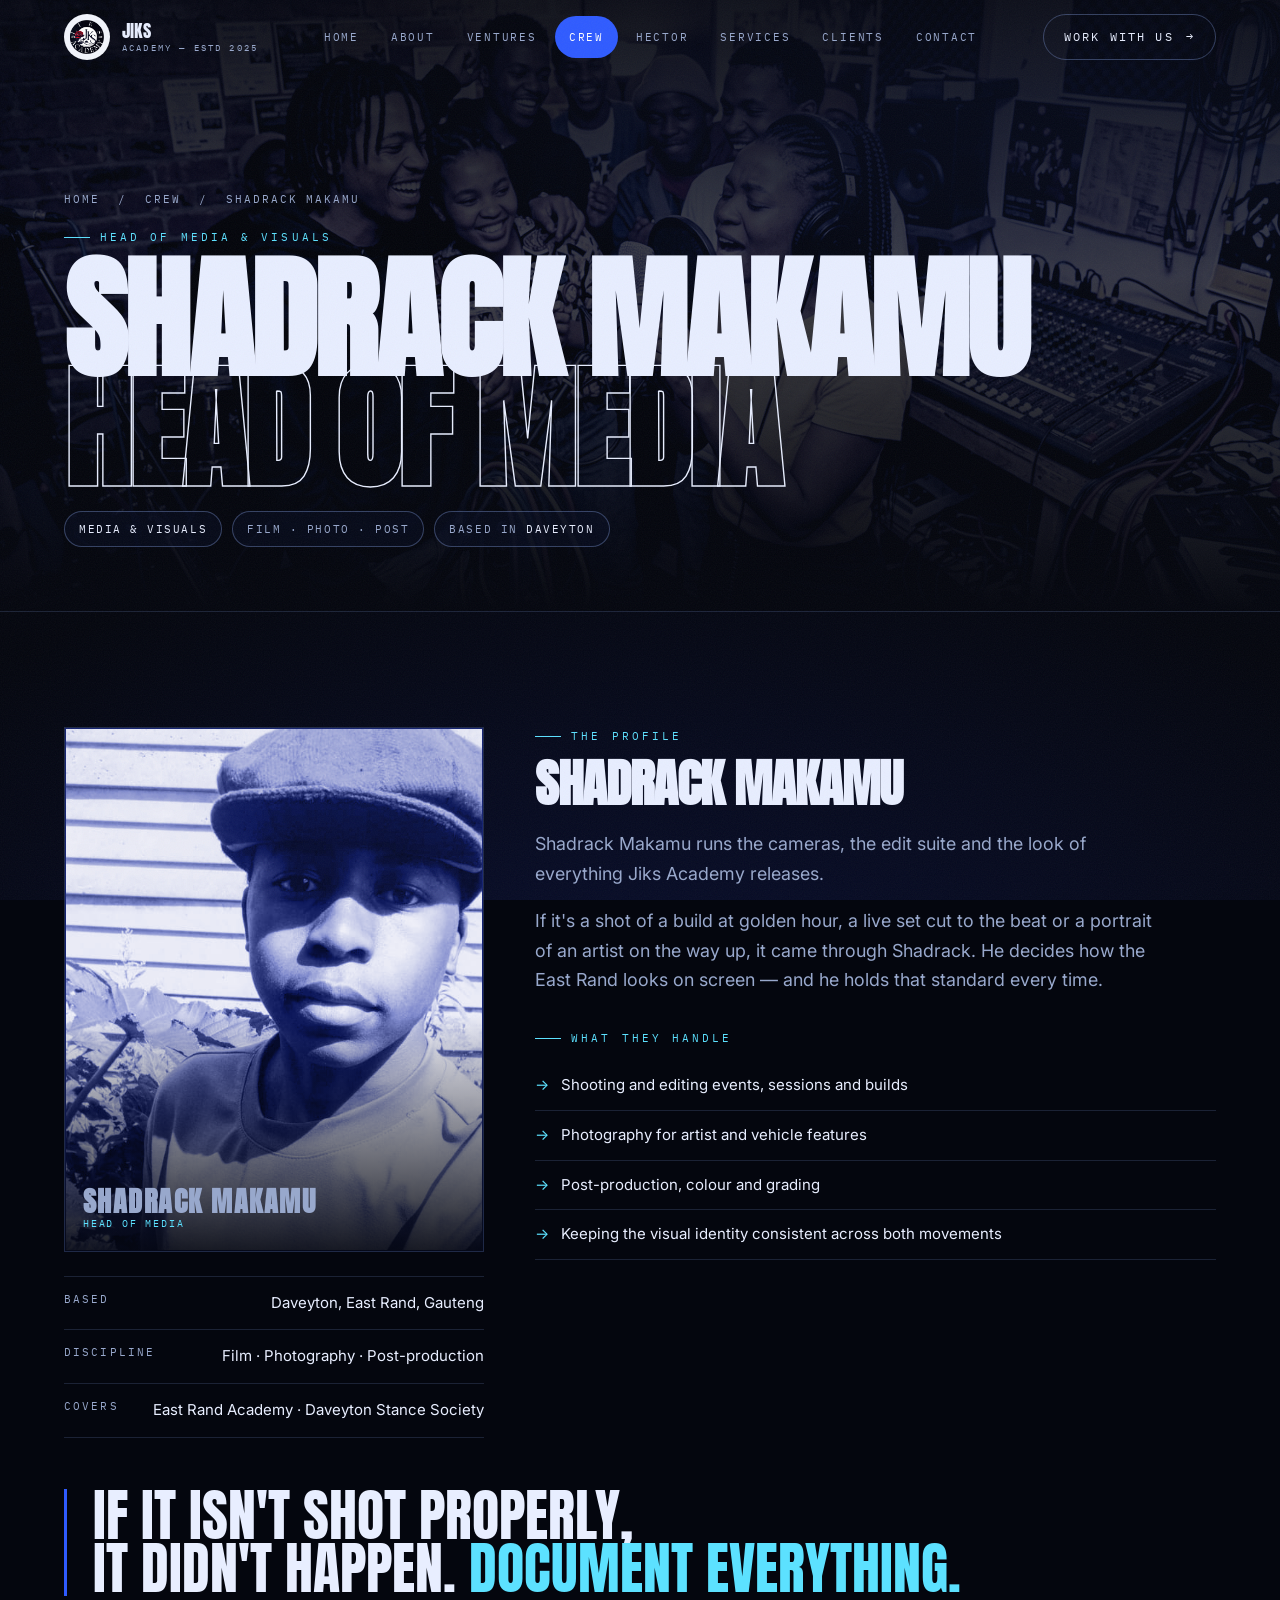
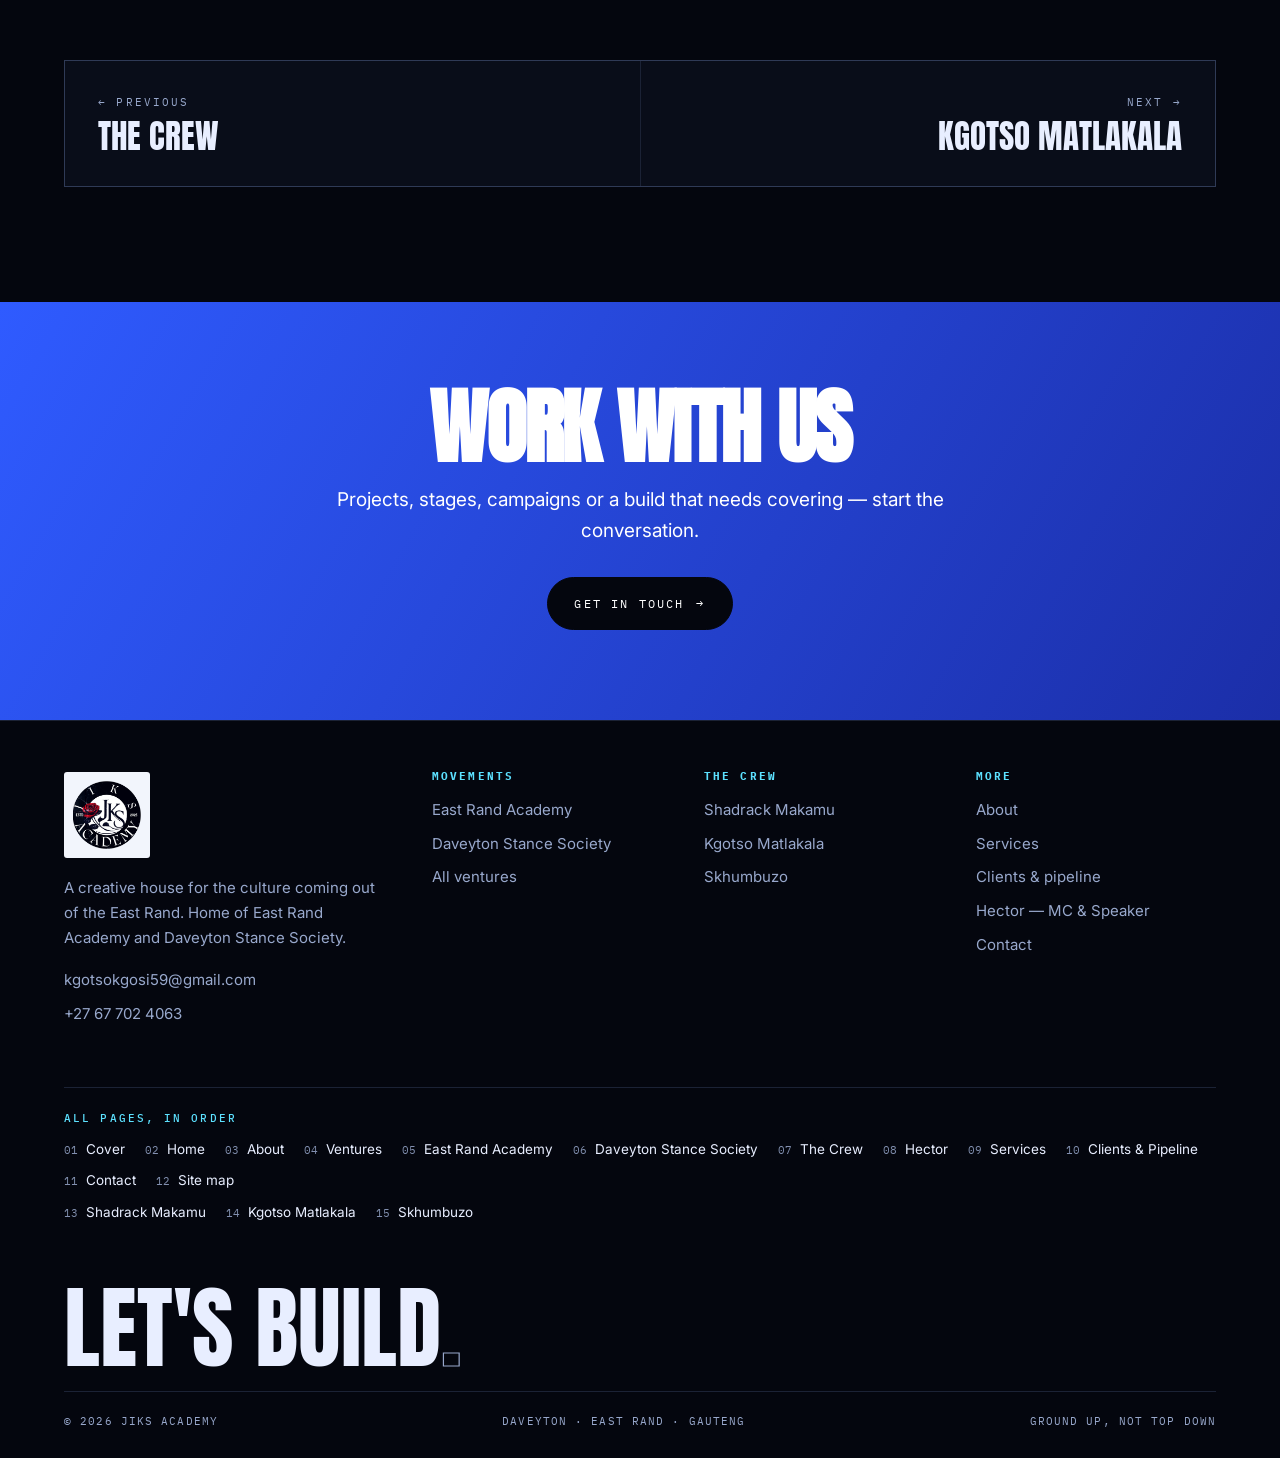
<file: jiks-academy/shadrack-makamu.html>
<!DOCTYPE html>
<html lang="en">
<head>
<meta charset="utf-8">
<meta name="viewport" content="width=device-width, initial-scale=1">
<meta name="color-scheme" content="dark">
<title>Shadrack Makamu — Jiks Academy</title>
<meta name="description" content="Shadrack Makamu — Head of Media & Visuals at Jiks Academy, Daveyton, East Rand.">
<link rel="icon" type="image/png" href="assets/img/favicon.png">
<link rel="apple-touch-icon" href="assets/img/apple-touch-icon.png">
<link rel="manifest" href="site.webmanifest">
<meta name="theme-color" content="#04060e">
<meta property="og:type" content="website">
<meta property="og:site_name" content="Jiks Academy">
<meta property="og:title" content="Shadrack Makamu — Jiks Academy">
<meta property="og:description" content="Shadrack Makamu — Head of Media & Visuals at Jiks Academy, Daveyton, East Rand.">
<meta property="og:image" content="assets/img/hero.jpg">
<meta name="twitter:card" content="summary_large_image">
<meta name="twitter:title" content="Shadrack Makamu — Jiks Academy">
<meta name="twitter:description" content="Shadrack Makamu — Head of Media & Visuals at Jiks Academy, Daveyton, East Rand.">
<meta name="twitter:image" content="assets/img/hero.jpg">
<link rel="preconnect" href="https://fonts.googleapis.com">
<link rel="preconnect" href="https://fonts.gstatic.com" crossorigin>
<link href="https://fonts.googleapis.com/css2?family=Anton&family=Inter:wght@400;500;600&family=IBM+Plex+Mono:wght@400;500&display=swap" rel="stylesheet">
<link rel="stylesheet" href="assets/css/base.css">
<link rel="stylesheet" href="assets/css/components.css">
<link rel="stylesheet" href="assets/css/pages.css">
</head>
<body>
<a class="skip" href="#main">Skip to main content</a>

<header class="nav">
  <a class="brand" href="home.html">
    <span class="mark imgmark"><img src="assets/img/logo.png" alt="Jiks Academy — home"></span>
    <span class="brand-txt"><b>Jiks</b><span>Academy &mdash; estd 2025</span></span>
  </a>
  <nav class="nav-links" aria-label="Primary">
    <a href="home.html">Home</a>
    <a href="about.html">About</a>
    <a href="ventures.html">Ventures</a>
    <a href="crew.html" class="active" aria-current="page">Crew</a>
    <a href="hector.html">Hector</a>
    <a href="services.html">Services</a>
    <a href="clients.html">Clients</a>
    <a href="contact.html">Contact</a>
  </nav>
  <div class="nav-cta">
    <a class="btn" href="contact.html">Work with us <span class="arw" aria-hidden="true">&rarr;</span></a>
  </div>
  <button class="burger" aria-label="Open menu" aria-expanded="false" aria-controls="mobile-menu"><i></i><i></i></button>
</header>

<nav class="mobile" id="mobile-menu" aria-label="Mobile" aria-hidden="true">
  <a href="home.html">Home</a>
  <a href="about.html">About</a>
  <a href="ventures.html">Ventures</a>
  <a href="crew.html">Crew</a>
  <a href="hector.html">Hector</a>
  <a href="services.html">Services</a>
  <a href="contact.html">Contact</a>
  <div class="m-sub">
    <a class="btn sm" href="east-rand-academy.html">East Rand Academy</a>
    <a class="btn sm" href="daveyton-stance-society.html">Daveyton Stance Society</a>
  </div>
</nav>

<main id="main" tabindex="-1">
<section class="phead">
  <div class="phead-bg tint"><img src="assets/img/academy.jpg" alt=""></div>
  <div class="phead-scrim"></div>
  <div class="wrap">
    <nav class="crumb" aria-label="Breadcrumb"><a href="home.html">Home</a> &nbsp;/&nbsp; <a href="crew.html">Crew</a> &nbsp;/&nbsp; Shadrack Makamu</nav>
    <p class="eyebrow" style="margin-top:20px">Head of Media &amp; Visuals</p>
    <h1>Shadrack Makamu<br><span>Head of Media</span></h1>
    <div class="sub">
      <span class="chip"><b>Media &amp; Visuals</b></span>
      <span class="chip">Film &middot; Photo &middot; Post</span>
      <span class="chip">Based in <b>Daveyton</b></span>
    </div>
  </div>
</section>
<section>
  <div class="wrap">
    <div class="profile rv">
      <div>
        <figure class="portrait">
          <div class="ph tint"><img src="assets/img/crew/shadrack.jpg" alt="Shadrack Makamu"><div class="scrim"></div></div>
          <figcaption class="badge"><b>Shadrack Makamu</b><span>Head of Media</span></figcaption>
        </figure>
        <div class="p-meta">
          <div class="row"><span class="lbl">Based</span><span class="val">Daveyton, East Rand, Gauteng</span></div><div class="row"><span class="lbl">Discipline</span><span class="val">Film &middot; Photography &middot; Post-production</span></div><div class="row"><span class="lbl">Covers</span><span class="val">East Rand Academy &middot; Daveyton Stance Society</span></div>
        </div>
      </div>
      <div>
        <p class="eyebrow">The profile</p>
        <h2>Shadrack Makamu</h2>
        <div class="prose" style="margin-top:22px">
          <p>Shadrack Makamu runs the cameras, the edit suite and the look of everything Jiks Academy releases.</p><p>If it's a shot of a build at golden hour, a live set cut to the beat or a portrait of an artist on the way up, it came through Shadrack. He decides how the East Rand looks on screen &mdash; and he holds that standard every time.</p>
        </div>
        <p class="eyebrow" style="margin-top:34px">What they handle</p>
        <ul class="checks" style="margin-top:14px">
          <li><i aria-hidden="true">&rarr;</i> Shooting and editing events, sessions and builds</li><li><i aria-hidden="true">&rarr;</i> Photography for artist and vehicle features</li><li><i aria-hidden="true">&rarr;</i> Post-production, colour and grading</li><li><i aria-hidden="true">&rarr;</i> Keeping the visual identity consistent across both movements</li>
        </ul>
      </div>
    </div>

    <div class="pull rv">If it isn't shot properly,<br>it didn't happen. <span>Document everything.</span></div>

    <div class="pager rv">
      <a href="crew.html"><span class="k">&larr; Previous</span><span class="n" aria-hidden="true">The Crew</span></a>
      <a class="next" href="kgotso-matlakala.html"><span class="k">Next &rarr;</span><span class="n" aria-hidden="true">Kgotso Matlakala</span></a>
    </div>
  </div>
</section>

<div class="cta-band">
  <h2>Work with us</h2>
  <p>Projects, stages, campaigns or a build that needs covering &mdash; start the conversation.</p>
  <a class="btn solid" href="contact.html">Get in touch <span class="arw" aria-hidden="true">&rarr;</span></a>
</div>
</main>

<footer>
  <div class="wrap">
    <div class="f-grid">
      <div>
        <img class="f-logo" src="assets/img/logo.png" alt="Jiks Academy">
        <p style="color:var(--bone-dim);max-width:36ch;font-size:15px">A creative house for the culture coming out of the East Rand. Home of East Rand Academy and Daveyton Stance Society.</p>
        <ul style="margin-top:18px">
          <li><a href="mailto:kgotsokgosi59@gmail.com">kgotsokgosi59@gmail.com</a></li>
          <li><a href="tel:+27677024063">+27 67 702 4063</a></li>
        </ul>
      </div>
      <div>
        <h2>Movements</h2>
        <ul>
          <li><a href="east-rand-academy.html">East Rand Academy</a></li>
          <li><a href="daveyton-stance-society.html">Daveyton Stance Society</a></li>
          <li><a href="ventures.html">All ventures</a></li>
        </ul>
      </div>
      <div>
        <h2>The crew</h2>
        <ul>
          <li><a href="shadrack-makamu.html">Shadrack Makamu</a></li>
          <li><a href="kgotso-matlakala.html">Kgotso Matlakala</a></li>
          <li><a href="skhumbuzo.html">Skhumbuzo</a></li>
        </ul>
      </div>
      <div>
        <h2>More</h2>
        <ul>
          <li><a href="about.html">About</a></li>
          <li><a href="services.html">Services</a></li>
          <li><a href="clients.html">Clients &amp; pipeline</a></li>
          <li><a href="hector.html">Hector &mdash; MC &amp; Speaker</a></li>
          <li><a href="contact.html">Contact</a></li>
        </ul>
      </div>
    </div>
        <nav class="f-all" aria-label="All pages">
      <h2>All pages, in order</h2>
      <ol class="f-all-row">
      <li><a href="index.html">Cover</a></li>
      <li><a href="home.html">Home</a></li>
      <li><a href="about.html">About</a></li>
      <li><a href="ventures.html">Ventures</a></li>
      <li><a href="east-rand-academy.html">East Rand Academy</a></li>
      <li><a href="daveyton-stance-society.html">Daveyton Stance Society</a></li>
      <li><a href="crew.html">The Crew</a></li>
      <li><a href="hector.html">Hector</a></li>
      <li><a href="services.html">Services</a></li>
      <li><a href="clients.html">Clients &amp; Pipeline</a></li>
      <li><a href="contact.html">Contact</a></li>
      <li><a href="sitemap.html">Site map</a></li>
      </ol>
      <ol class="f-all-row">
      <li><a href="shadrack-makamu.html">Shadrack Makamu</a></li>
      <li><a href="kgotso-matlakala.html">Kgotso Matlakala</a></li>
      <li><a href="skhumbuzo.html">Skhumbuzo</a></li>
      </ol>
    </nav>
    <div class="f-big">Let's build<span>.</span></div>
    <div class="f-legal">
      <span>&copy; <span data-year>2026</span> Jiks Academy</span>
      <span>Daveyton &middot; East Rand &middot; Gauteng</span>
      <span>Ground up, not top down</span>
    </div>
  </div>
</footer>

<script src="assets/js/nav.js"></script>
<script src="assets/js/menu.js"></script>
<script src="assets/js/reveal.js"></script>
</body>
</html>
</file>
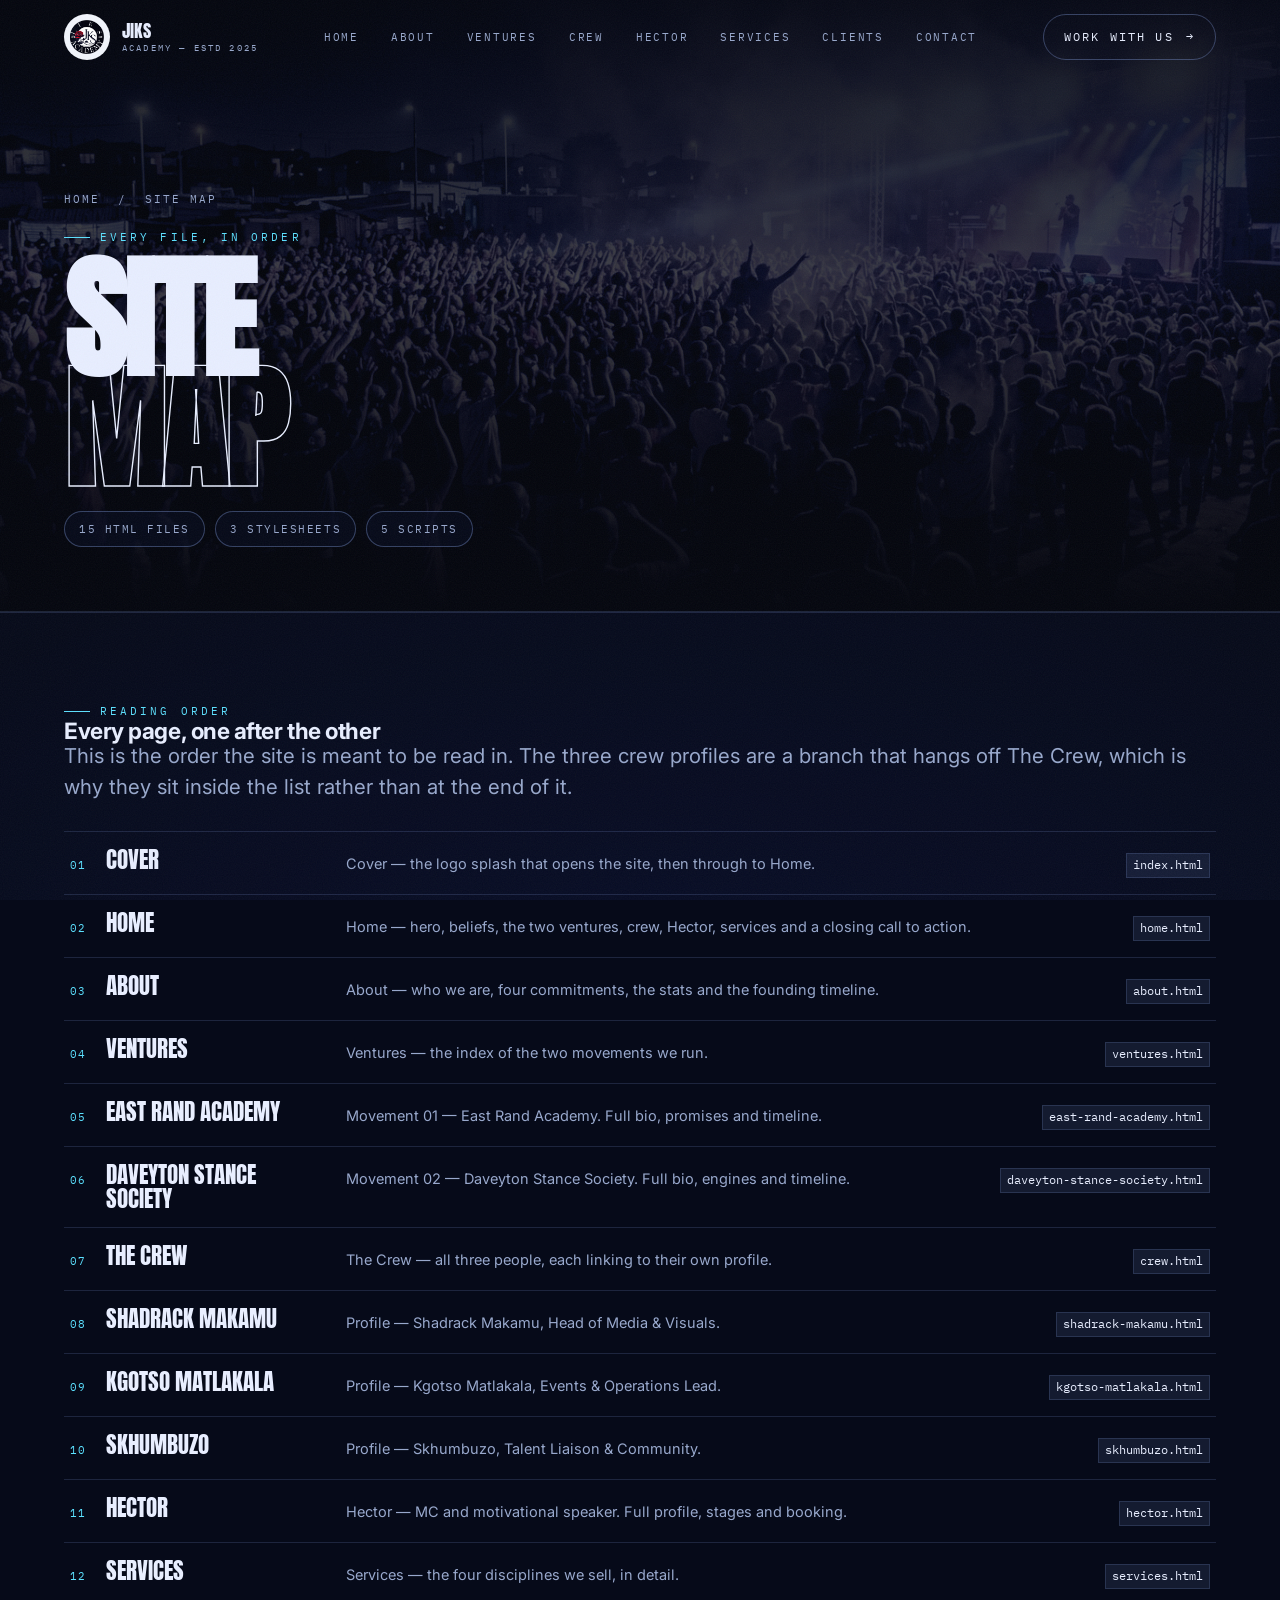
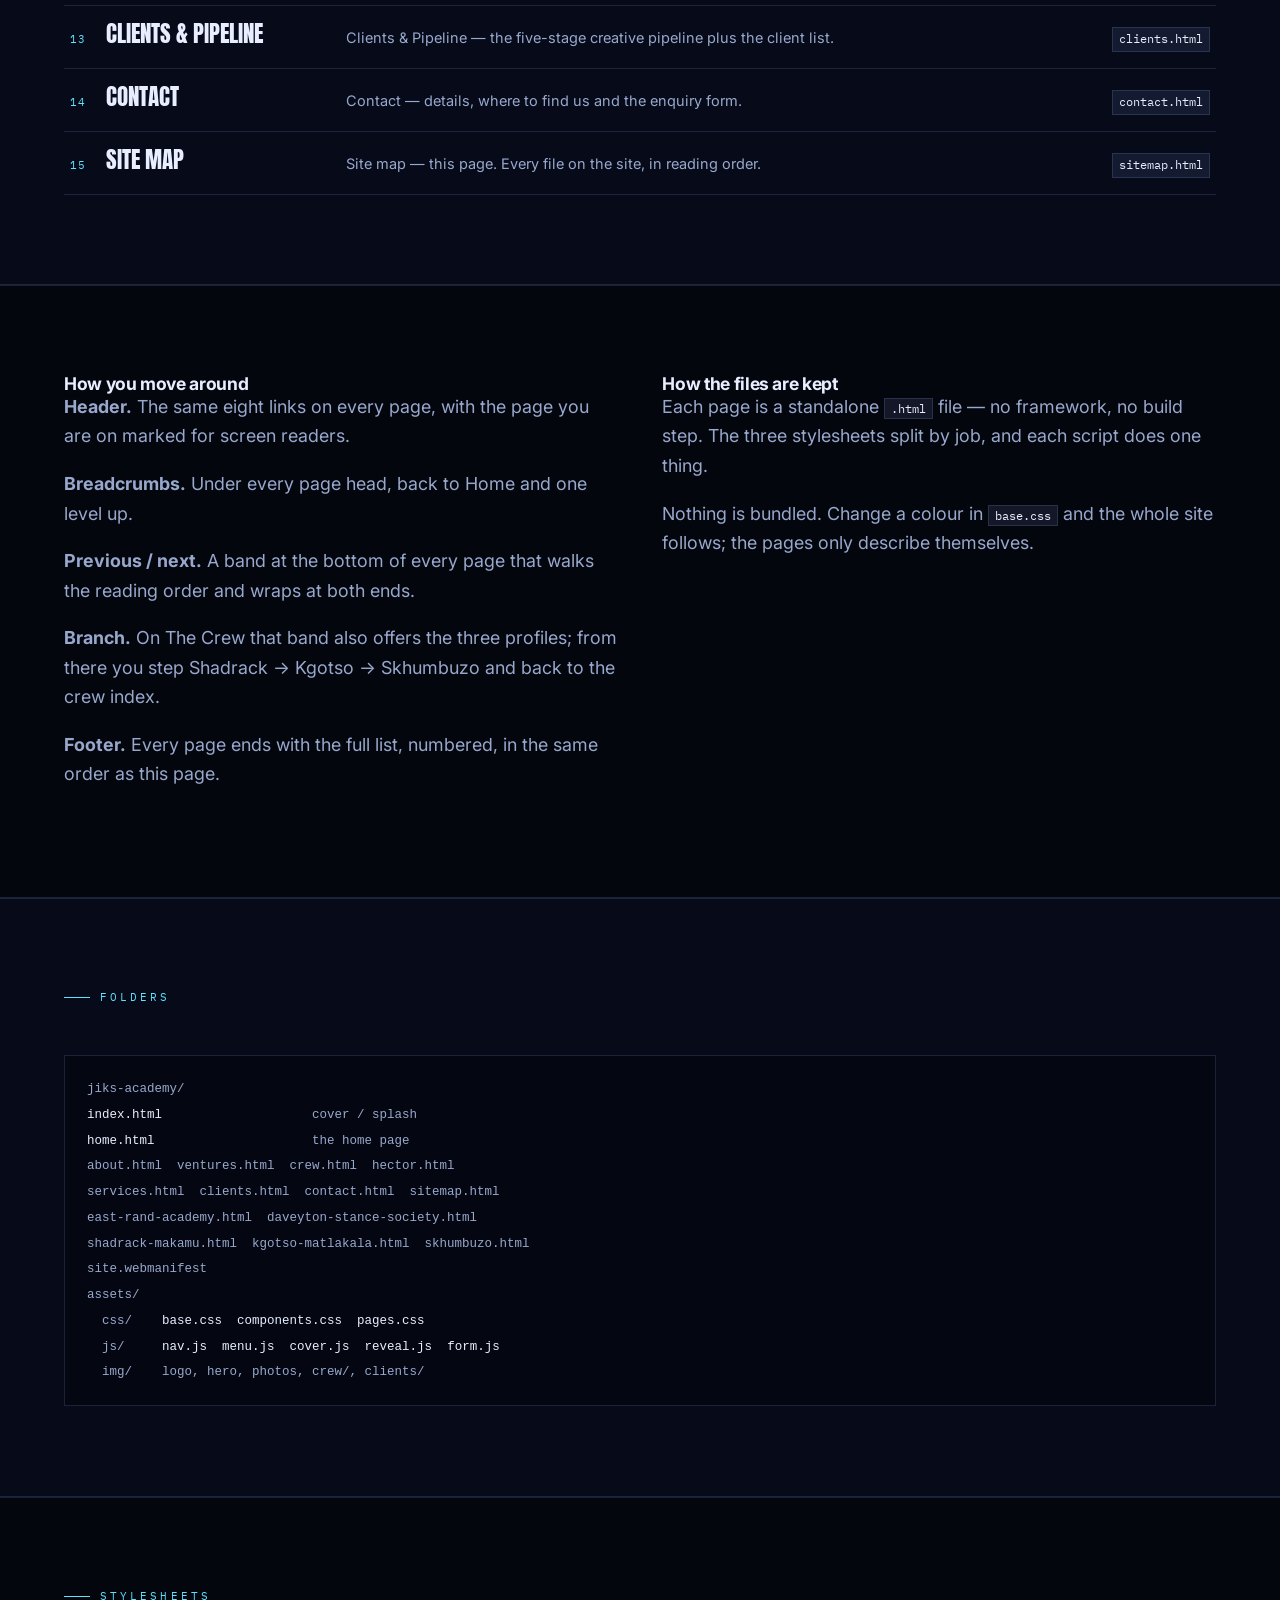
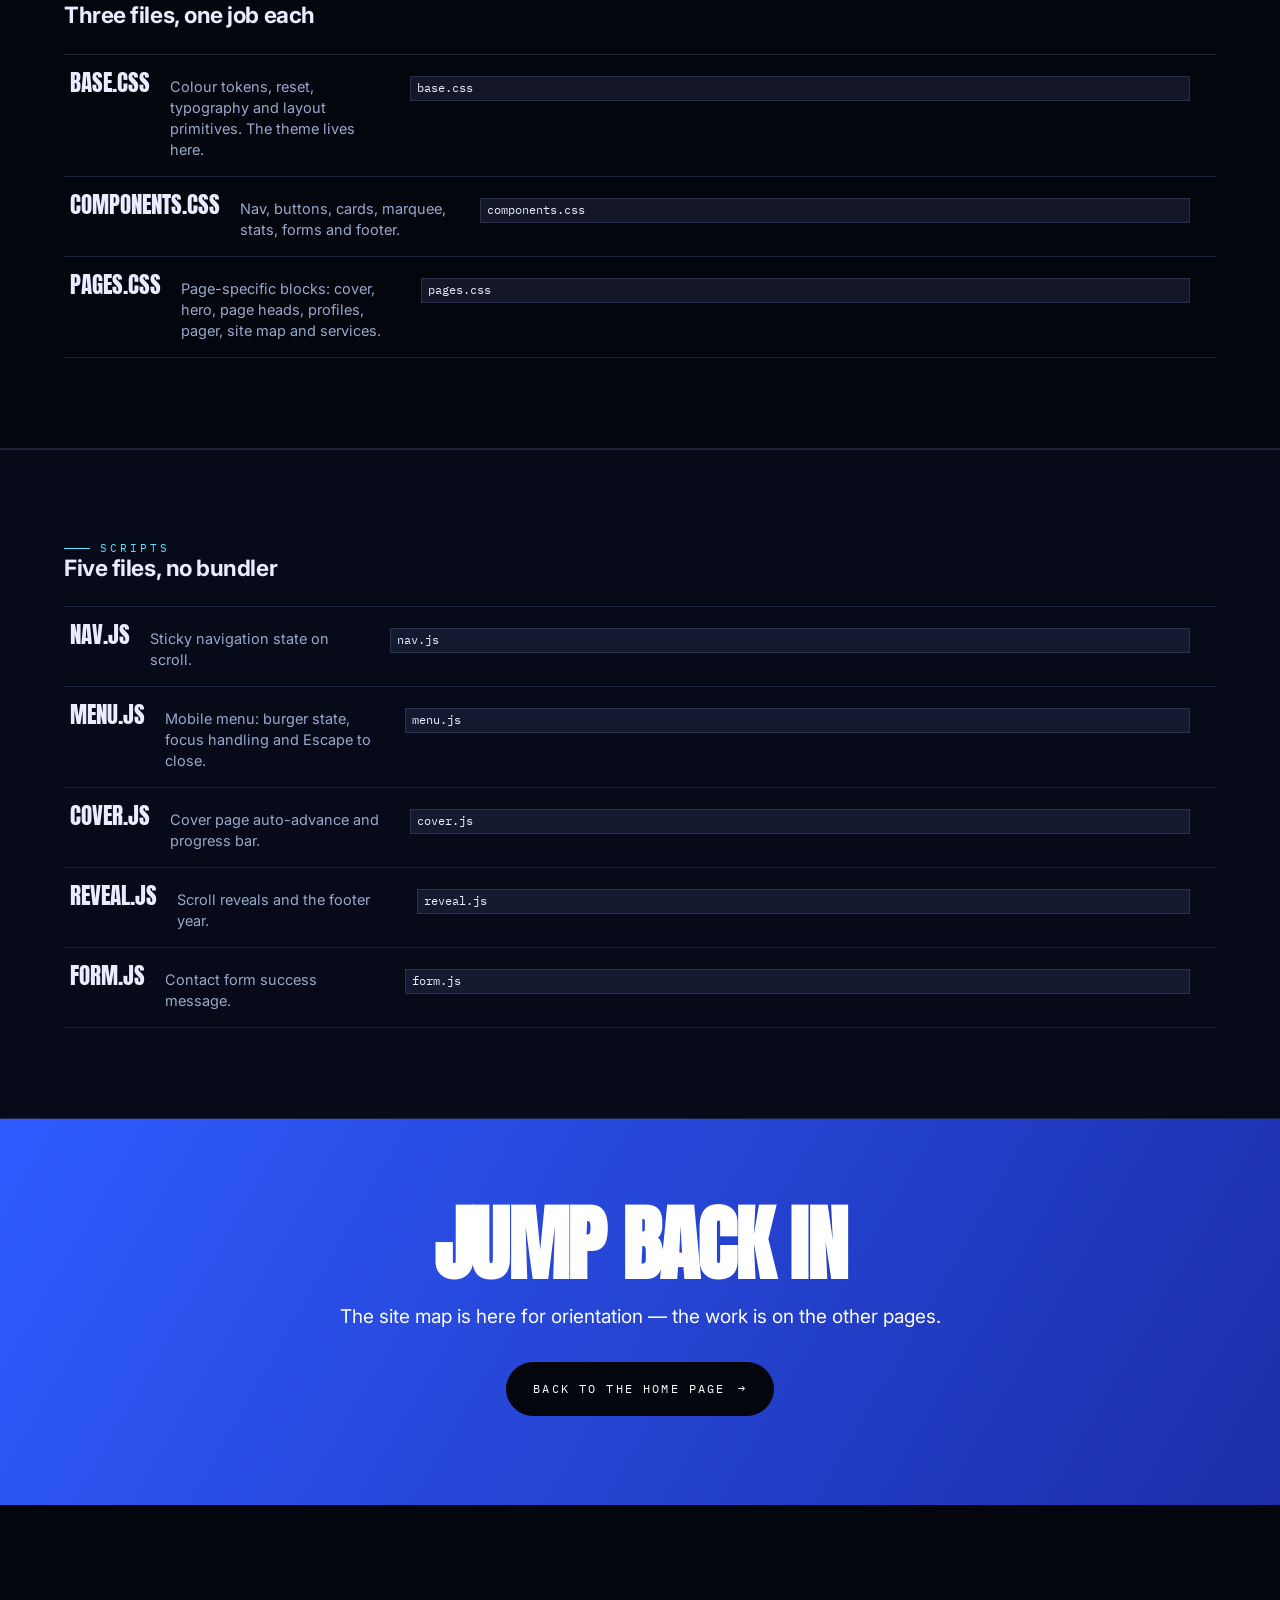
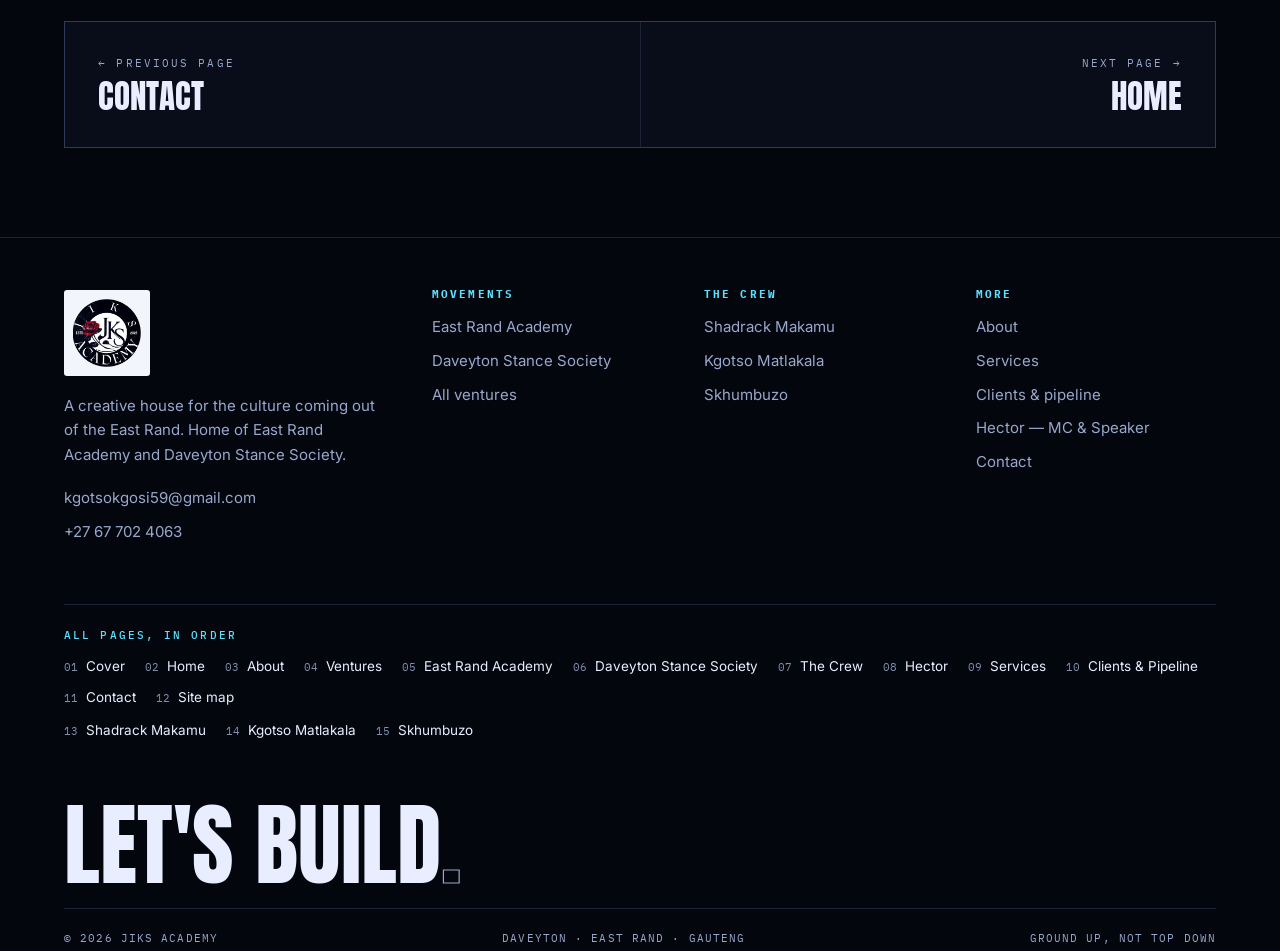
<file: jiks-academy/sitemap.html>
<!DOCTYPE html>
<html lang="en">
<head>
<meta charset="utf-8">
<meta name="viewport" content="width=device-width, initial-scale=1">
<meta name="color-scheme" content="dark">
<title>Site map &mdash; Jiks Academy</title>
<meta name="description" content="Every page, stylesheet and script on the Jiks Academy site, in reading order.">
<link rel="icon" type="image/png" href="assets/img/favicon.png">
<link rel="apple-touch-icon" href="assets/img/apple-touch-icon.png">
<link rel="manifest" href="site.webmanifest">
<meta name="theme-color" content="#04060e">
<meta property="og:type" content="website">
<meta property="og:site_name" content="Jiks Academy">
<meta property="og:title" content="Site map &mdash; Jiks Academy">
<meta property="og:description" content="Every page, stylesheet and script on the Jiks Academy site, in reading order.">
<meta property="og:image" content="assets/img/hero.jpg">
<meta name="twitter:card" content="summary_large_image">
<meta name="twitter:title" content="Site map &mdash; Jiks Academy">
<meta name="twitter:description" content="Every page, stylesheet and script on the Jiks Academy site, in reading order.">
<meta name="twitter:image" content="assets/img/hero.jpg">
<link rel="preconnect" href="https://fonts.googleapis.com">
<link rel="preconnect" href="https://fonts.gstatic.com" crossorigin>
<link href="https://fonts.googleapis.com/css2?family=Anton&family=Inter:wght@400;500;600&family=IBM+Plex+Mono:wght@400;500&display=swap" rel="stylesheet">
<link rel="stylesheet" href="assets/css/base.css">
<link rel="stylesheet" href="assets/css/components.css">
<link rel="stylesheet" href="assets/css/pages.css">
</head>
<body>
<a class="skip" href="#main">Skip to main content</a>

<header class="nav">
  <a class="brand" href="home.html">
    <span class="mark imgmark"><img src="assets/img/logo.png" alt="Jiks Academy — home"></span>
    <span class="brand-txt"><b>Jiks</b><span>Academy &mdash; estd 2025</span></span>
  </a>
  <nav class="nav-links" aria-label="Primary">
    <a href="home.html">Home</a>
    <a href="about.html">About</a>
    <a href="ventures.html">Ventures</a>
    <a href="crew.html">Crew</a>
    <a href="hector.html">Hector</a>
    <a href="services.html">Services</a>
    <a href="clients.html">Clients</a>
    <a href="contact.html">Contact</a>
  </nav>
  <div class="nav-cta">
    <a class="btn" href="contact.html">Work with us <span class="arw" aria-hidden="true">&rarr;</span></a>
  </div>
  <button class="burger" aria-label="Open menu" aria-expanded="false" aria-controls="mobile-menu"><i></i><i></i></button>
</header>

<nav class="mobile" id="mobile-menu" aria-label="Mobile" aria-hidden="true">
  <a href="home.html">Home</a>
  <a href="about.html">About</a>
  <a href="ventures.html">Ventures</a>
  <a href="crew.html">Crew</a>
  <a href="hector.html">Hector</a>
  <a href="services.html">Services</a>
  <a href="contact.html">Contact</a>
  <div class="m-sub">
    <a class="btn sm" href="east-rand-academy.html">East Rand Academy</a>
    <a class="btn sm" href="daveyton-stance-society.html">Daveyton Stance Society</a>
  </div>
</nav>

<main id="main" tabindex="-1">
<section class="phead">
  <div class="phead-bg tint"><img src="assets/img/crowd.jpg" alt=""></div>
  <div class="phead-scrim"></div>
  <div class="wrap">
    <nav class="crumb" aria-label="Breadcrumb"><a href="home.html">Home</a> &nbsp;/&nbsp; Site map</nav>
    <p class="eyebrow" style="margin-top:20px">Every file, in order</p>
    <h1>Site<br><span>map</span></h1>
    <div class="sub">
      <span class="chip">15 HTML files</span>
      <span class="chip">3 stylesheets</span>
      <span class="chip">5 scripts</span>
    </div>
  </div>
</section>
<section class="band">
  <div class="wrap">
    <p class="eyebrow">Reading order</p>
    <h2 class="rv">Every page, one after the other</h2>
    <p class="lede rv">This is the order the site is meant to be read in. The three crew
      profiles are a branch that hangs off <a href="crew.html">The Crew</a>, which is why
      they sit inside the list rather than at the end of it.</p>
    <ol class="sm-list rv">
      <li><a href="index.html"><span class="sm-n">01</span><span class="sm-t">Cover</span><span class="sm-d">Cover &mdash; the logo splash that opens the site, then through to Home.</span><code>index.html</code></a></li>
      <li><a href="home.html"><span class="sm-n">02</span><span class="sm-t">Home</span><span class="sm-d">Home &mdash; hero, beliefs, the two ventures, crew, Hector, services and a closing call to action.</span><code>home.html</code></a></li>
      <li><a href="about.html"><span class="sm-n">03</span><span class="sm-t">About</span><span class="sm-d">About &mdash; who we are, four commitments, the stats and the founding timeline.</span><code>about.html</code></a></li>
      <li><a href="ventures.html"><span class="sm-n">04</span><span class="sm-t">Ventures</span><span class="sm-d">Ventures &mdash; the index of the two movements we run.</span><code>ventures.html</code></a></li>
      <li><a href="east-rand-academy.html"><span class="sm-n">05</span><span class="sm-t">East Rand Academy</span><span class="sm-d">Movement 01 &mdash; East Rand Academy. Full bio, promises and timeline.</span><code>east-rand-academy.html</code></a></li>
      <li><a href="daveyton-stance-society.html"><span class="sm-n">06</span><span class="sm-t">Daveyton Stance Society</span><span class="sm-d">Movement 02 &mdash; Daveyton Stance Society. Full bio, engines and timeline.</span><code>daveyton-stance-society.html</code></a></li>
      <li><a href="crew.html"><span class="sm-n">07</span><span class="sm-t">The Crew</span><span class="sm-d">The Crew &mdash; all three people, each linking to their own profile.</span><code>crew.html</code></a></li>
      <li><a href="shadrack-makamu.html"><span class="sm-n">08</span><span class="sm-t">Shadrack Makamu</span><span class="sm-d">Profile &mdash; Shadrack Makamu, Head of Media &amp; Visuals.</span><code>shadrack-makamu.html</code></a></li>
      <li><a href="kgotso-matlakala.html"><span class="sm-n">09</span><span class="sm-t">Kgotso Matlakala</span><span class="sm-d">Profile &mdash; Kgotso Matlakala, Events &amp; Operations Lead.</span><code>kgotso-matlakala.html</code></a></li>
      <li><a href="skhumbuzo.html"><span class="sm-n">10</span><span class="sm-t">Skhumbuzo</span><span class="sm-d">Profile &mdash; Skhumbuzo, Talent Liaison &amp; Community.</span><code>skhumbuzo.html</code></a></li>
      <li><a href="hector.html"><span class="sm-n">11</span><span class="sm-t">Hector</span><span class="sm-d">Hector &mdash; MC and motivational speaker. Full profile, stages and booking.</span><code>hector.html</code></a></li>
      <li><a href="services.html"><span class="sm-n">12</span><span class="sm-t">Services</span><span class="sm-d">Services &mdash; the four disciplines we sell, in detail.</span><code>services.html</code></a></li>
      <li><a href="clients.html"><span class="sm-n">13</span><span class="sm-t">Clients &amp; Pipeline</span><span class="sm-d">Clients &amp; Pipeline &mdash; the five-stage creative pipeline plus the client list.</span><code>clients.html</code></a></li>
      <li><a href="contact.html"><span class="sm-n">14</span><span class="sm-t">Contact</span><span class="sm-d">Contact &mdash; details, where to find us and the enquiry form.</span><code>contact.html</code></a></li>
      <li><a href="sitemap.html"><span class="sm-n">15</span><span class="sm-t">Site map</span><span class="sm-d">Site map &mdash; this page. Every file on the site, in reading order.</span><code>sitemap.html</code></a></li>
    </ol>
  </div>
</section>

<section class="band alt">
  <div class="wrap">
    <div class="cols">
      <div class="prose rv">
        <h3>How you move around</h3>
        <p><b>Header.</b> The same eight links on every page, with the page you are on
          marked for screen readers.</p>
        <p><b>Breadcrumbs.</b> Under every page head, back to Home and one level up.</p>
        <p><b>Previous / next.</b> A band at the bottom of every page that walks the
          reading order and wraps at both ends.</p>
        <p><b>Branch.</b> On <a href="crew.html">The Crew</a> that band also offers the
          three profiles; from there you step Shadrack &rarr; Kgotso &rarr; Skhumbuzo and
          back to the crew index.</p>
        <p><b>Footer.</b> Every page ends with the full list, numbered, in the same order
          as this page.</p>
      </div>
      <div class="prose rv">
        <h3>How the files are kept</h3>
        <p>Each page is a standalone <code>.html</code> file &mdash; no framework, no build
          step. The three stylesheets split by job, and each script does one thing.</p>
        <p>Nothing is bundled. Change a colour in <code>base.css</code> and the whole site
          follows; the pages only describe themselves.</p>
      </div>
    </div>
  </div>
</section>

<section class="band">
  <div class="wrap">
    <p class="eyebrow">Folders</p>
    <h2 class="rv">Where everything lives</h2>
    <pre class="tree rv"><code>jiks-academy/
<b>index.html</b>                    cover / splash
<b>home.html</b>                     the home page
about.html  ventures.html  crew.html  hector.html
services.html  clients.html  contact.html  sitemap.html
east-rand-academy.html  daveyton-stance-society.html
shadrack-makamu.html  kgotso-matlakala.html  skhumbuzo.html
site.webmanifest
assets/
  css/    <b>base.css</b>  <b>components.css</b>  <b>pages.css</b>
  js/     <b>nav.js</b>  <b>menu.js</b>  <b>cover.js</b>  <b>reveal.js</b>  <b>form.js</b>
  img/    logo, hero, photos, crew/, clients/</code></pre>
  </div>
</section>

<section class="band alt">
  <div class="wrap">
    <p class="eyebrow">Stylesheets</p>
    <h2 class="rv">Three files, one job each</h2>
    <ol class="sm-list rv">
      <li><a href="assets/css/base.css"><span class="sm-t">base.css</span><span class="sm-d">Colour tokens, reset, typography and layout primitives. The theme lives here.</span><code>base.css</code></a></li>
      <li><a href="assets/css/components.css"><span class="sm-t">components.css</span><span class="sm-d">Nav, buttons, cards, marquee, stats, forms and footer.</span><code>components.css</code></a></li>
      <li><a href="assets/css/pages.css"><span class="sm-t">pages.css</span><span class="sm-d">Page-specific blocks: cover, hero, page heads, profiles, pager, site map and services.</span><code>pages.css</code></a></li>
    </ol>
  </div>
</section>

<section class="band">
  <div class="wrap">
    <p class="eyebrow">Scripts</p>
    <h2 class="rv">Five files, no bundler</h2>
    <ol class="sm-list rv">
      <li><a href="assets/js/nav.js"><span class="sm-t">nav.js</span><span class="sm-d">Sticky navigation state on scroll.</span><code>nav.js</code></a></li>
      <li><a href="assets/js/menu.js"><span class="sm-t">menu.js</span><span class="sm-d">Mobile menu: burger state, focus handling and Escape to close.</span><code>menu.js</code></a></li>
      <li><a href="assets/js/cover.js"><span class="sm-t">cover.js</span><span class="sm-d">Cover page auto-advance and progress bar.</span><code>cover.js</code></a></li>
      <li><a href="assets/js/reveal.js"><span class="sm-t">reveal.js</span><span class="sm-d">Scroll reveals and the footer year.</span><code>reveal.js</code></a></li>
      <li><a href="assets/js/form.js"><span class="sm-t">form.js</span><span class="sm-d">Contact form success message.</span><code>form.js</code></a></li>
    </ol>
  </div>
</section>

<div class="cta-band">
  <h2>Jump back in</h2>
  <p>The site map is here for orientation &mdash; the work is on the other pages.</p>
  <a class="btn solid" href="home.html">Back to the home page <span class="arw" aria-hidden="true">&rarr;</span></a>
</div>
<section class="pager-band" aria-label="Page navigation">
  <div class="wrap">
    <div class="pager rv">
      <a href="contact.html"><span class="k">&larr; Previous page</span><span class="n">Contact</span></a>
      <a class="next" href="home.html"><span class="k">Next page &rarr;</span><span class="n">Home</span></a>
    </div>

  </div>
</section>
</main>

<footer>
  <div class="wrap">
    <div class="f-grid">
      <div>
        <img class="f-logo" src="assets/img/logo.png" alt="Jiks Academy">
        <p style="color:var(--bone-dim);max-width:36ch;font-size:15px">A creative house for the culture coming out of the East Rand. Home of East Rand Academy and Daveyton Stance Society.</p>
        <ul style="margin-top:18px">
          <li><a href="mailto:kgotsokgosi59@gmail.com">kgotsokgosi59@gmail.com</a></li>
          <li><a href="tel:+27677024063">+27 67 702 4063</a></li>
        </ul>
      </div>
      <div>
        <h2>Movements</h2>
        <ul>
          <li><a href="east-rand-academy.html">East Rand Academy</a></li>
          <li><a href="daveyton-stance-society.html">Daveyton Stance Society</a></li>
          <li><a href="ventures.html">All ventures</a></li>
        </ul>
      </div>
      <div>
        <h2>The crew</h2>
        <ul>
          <li><a href="shadrack-makamu.html">Shadrack Makamu</a></li>
          <li><a href="kgotso-matlakala.html">Kgotso Matlakala</a></li>
          <li><a href="skhumbuzo.html">Skhumbuzo</a></li>
        </ul>
      </div>
      <div>
        <h2>More</h2>
        <ul>
          <li><a href="about.html">About</a></li>
          <li><a href="services.html">Services</a></li>
          <li><a href="clients.html">Clients &amp; pipeline</a></li>
          <li><a href="hector.html">Hector &mdash; MC &amp; Speaker</a></li>
          <li><a href="contact.html">Contact</a></li>
        </ul>
      </div>
    </div>
        <nav class="f-all" aria-label="All pages">
      <h2>All pages, in order</h2>
      <ol class="f-all-row">
      <li><a href="index.html">Cover</a></li>
      <li><a href="home.html">Home</a></li>
      <li><a href="about.html">About</a></li>
      <li><a href="ventures.html">Ventures</a></li>
      <li><a href="east-rand-academy.html">East Rand Academy</a></li>
      <li><a href="daveyton-stance-society.html">Daveyton Stance Society</a></li>
      <li><a href="crew.html">The Crew</a></li>
      <li><a href="hector.html">Hector</a></li>
      <li><a href="services.html">Services</a></li>
      <li><a href="clients.html">Clients &amp; Pipeline</a></li>
      <li><a href="contact.html">Contact</a></li>
      <li><a href="sitemap.html">Site map</a></li>
      </ol>
      <ol class="f-all-row">
      <li><a href="shadrack-makamu.html">Shadrack Makamu</a></li>
      <li><a href="kgotso-matlakala.html">Kgotso Matlakala</a></li>
      <li><a href="skhumbuzo.html">Skhumbuzo</a></li>
      </ol>
    </nav>
    <div class="f-big">Let's build<span>.</span></div>
    <div class="f-legal">
      <span>&copy; <span data-year>2026</span> Jiks Academy</span>
      <span>Daveyton &middot; East Rand &middot; Gauteng</span>
      <span>Ground up, not top down</span>
    </div>
  </div>
</footer>

<script src="assets/js/nav.js"></script>
<script src="assets/js/menu.js"></script>
<script src="assets/js/reveal.js"></script>
</body>
</html>
</file>
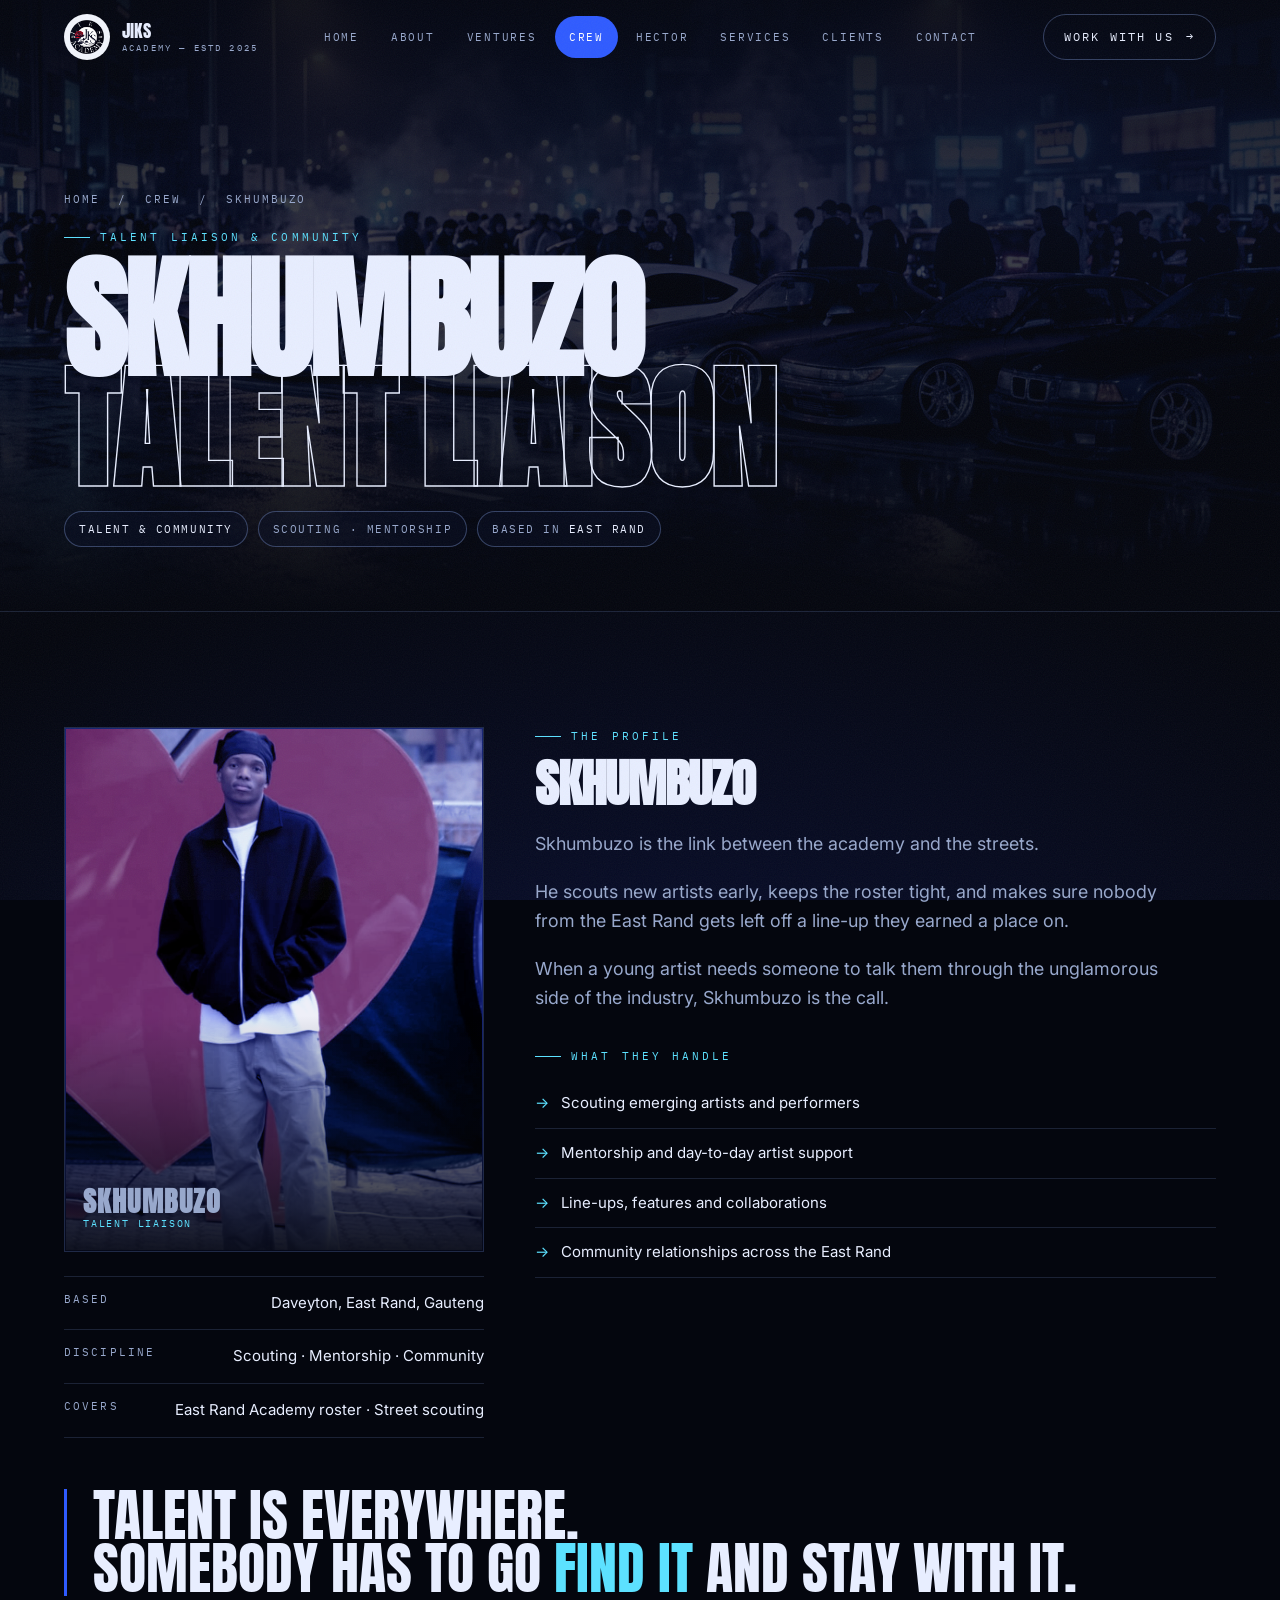
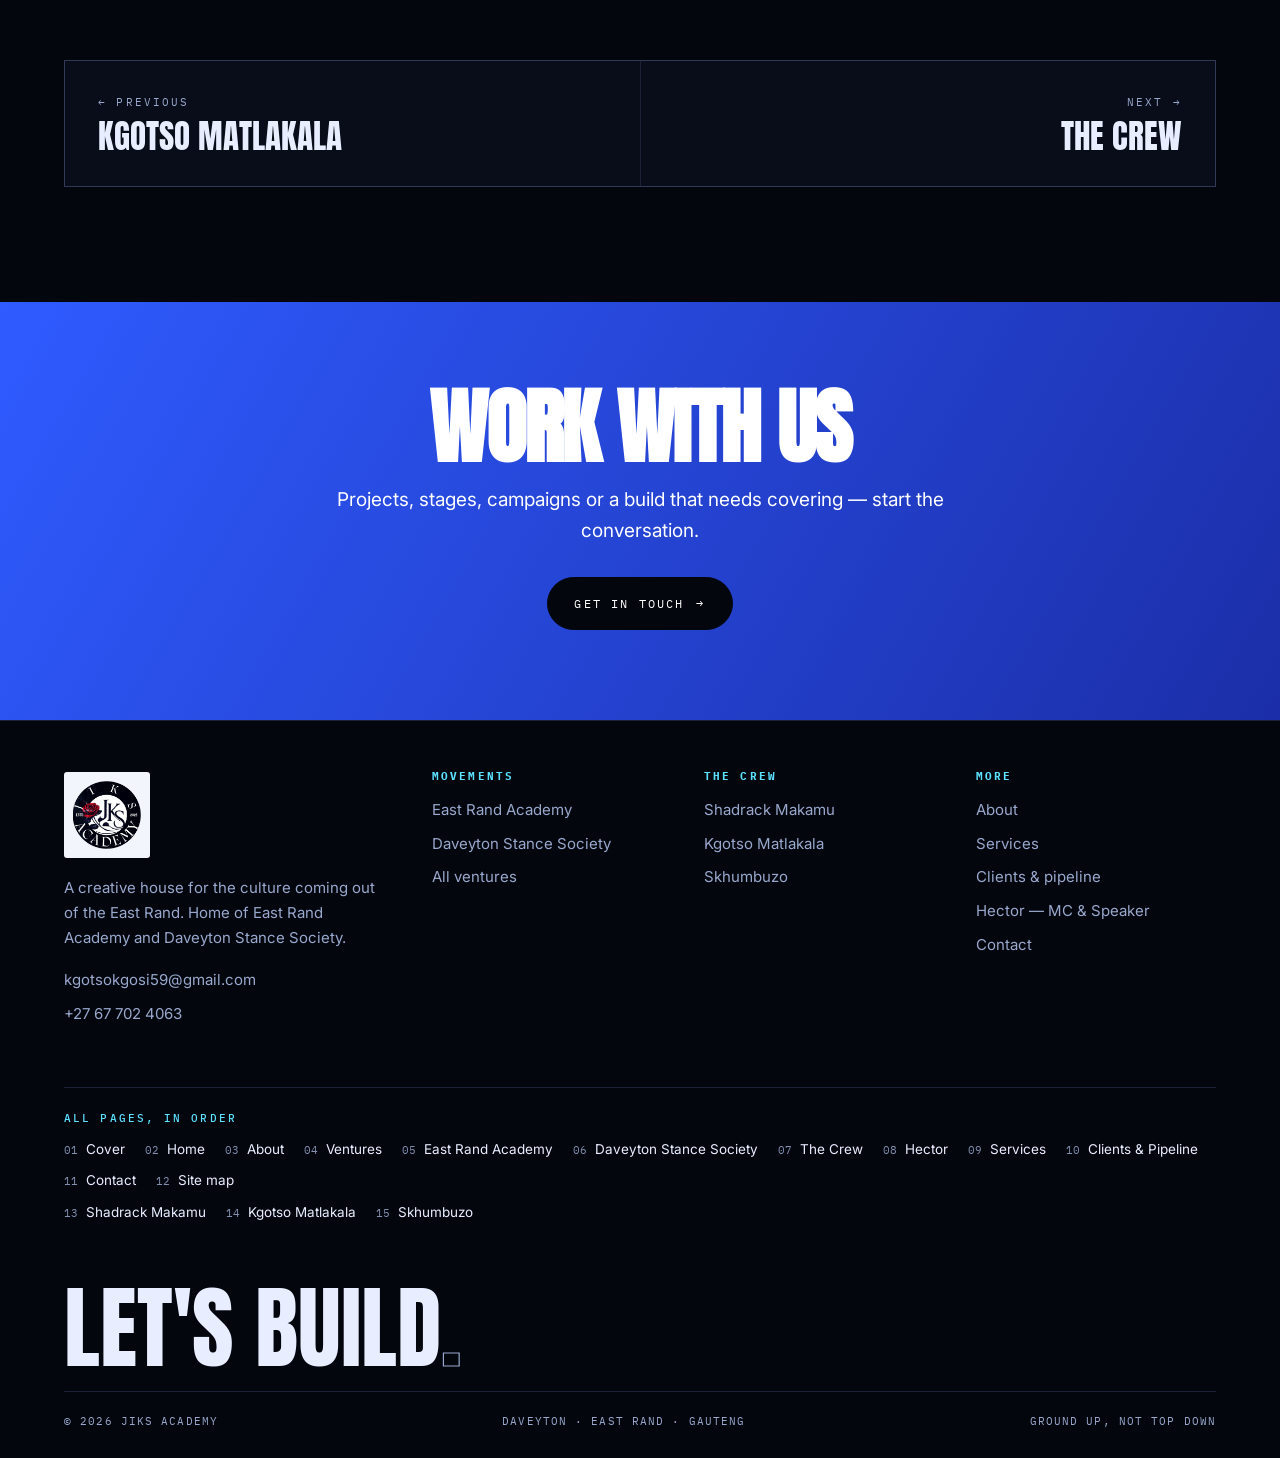
<file: jiks-academy/skhumbuzo.html>
<!doctype html>
<html lang="en">
  <head>
    <meta charset="utf-8" />
    <meta name="viewport" content="width=device-width, initial-scale=1" />
    <meta name="color-scheme" content="dark" />
    <title>Skhumbuzo — Jiks Academy</title>
    <meta
      name="description"
      content="Skhumbuzo — Talent Liaison & Community at Jiks Academy, Daveyton, East Rand."
    />
    <link rel="icon" type="image/png" href="assets/img/favicon.png" />
    <link rel="apple-touch-icon" href="assets/img/apple-touch-icon.png" />
    <link rel="manifest" href="site.webmanifest" />
    <meta name="theme-color" content="#04060e" />
    <meta property="og:type" content="website" />
    <meta property="og:site_name" content="Jiks Academy" />
    <meta property="og:title" content="Skhumbuzo — Jiks Academy" />
    <meta
      property="og:description"
      content="Skhumbuzo — Talent Liaison & Community at Jiks Academy, Daveyton, East Rand."
    />
    <meta property="og:image" content="assets/img/hero.jpg" />
    <meta name="twitter:card" content="summary_large_image" />
    <meta name="twitter:title" content="Skhumbuzo — Jiks Academy" />
    <meta
      name="twitter:description"
      content="Skhumbuzo — Talent Liaison & Community at Jiks Academy, Daveyton, East Rand."
    />
    <meta name="twitter:image" content="assets/img/hero.jpg" />
    <link rel="preconnect" href="https://fonts.googleapis.com" />
    <link rel="preconnect" href="https://fonts.gstatic.com" crossorigin />
    <link
      href="https://fonts.googleapis.com/css2?family=Anton&family=Inter:wght@400;500;600&family=IBM+Plex+Mono:wght@400;500&display=swap"
      rel="stylesheet"
    />
    <link rel="stylesheet" href="assets/css/base.css" />
    <link rel="stylesheet" href="assets/css/components.css" />
    <link rel="stylesheet" href="assets/css/pages.css" />
  </head>
  <body>
    <a class="skip" href="#main">Skip to main content</a>

    <header class="nav">
      <a class="brand" href="home.html">
        <span class="mark imgmark"
          ><img src="assets/img/logo.png" alt="Jiks Academy — home"
        /></span>
        <span class="brand-txt"
          ><b>Jiks</b><span>Academy &mdash; estd 2025</span></span
        >
      </a>
      <nav class="nav-links" aria-label="Primary">
        <a href="home.html">Home</a>
        <a href="about.html">About</a>
        <a href="ventures.html">Ventures</a>
        <a href="crew.html" class="active" aria-current="page">Crew</a>
        <a href="hector.html">Hector</a>
        <a href="services.html">Services</a>
        <a href="clients.html">Clients</a>
        <a href="contact.html">Contact</a>
      </nav>
      <div class="nav-cta">
        <a class="btn" href="contact.html"
          >Work with us <span class="arw" aria-hidden="true">&rarr;</span></a
        >
      </div>
      <button
        class="burger"
        aria-label="Open menu"
        aria-expanded="false"
        aria-controls="mobile-menu"
      >
        <i></i><i></i>
      </button>
    </header>

    <nav class="mobile" id="mobile-menu" aria-label="Mobile" aria-hidden="true">
      <a href="home.html">Home</a>
      <a href="about.html">About</a>
      <a href="ventures.html">Ventures</a>
      <a href="crew.html">Crew</a>
      <a href="hector.html">Hector</a>
      <a href="services.html">Services</a>
      <a href="contact.html">Contact</a>
      <div class="m-sub">
        <a class="btn sm" href="east-rand-academy.html">East Rand Academy</a>
        <a class="btn sm" href="daveyton-stance-society.html"
          >Daveyton Stance Society</a
        >
      </div>
    </nav>

    <main id="main" tabindex="-1">
      <section class="phead">
        <div class="phead-bg tint">
          <img src="assets/img/stance.jpg" alt="" />
        </div>
        <div class="phead-scrim"></div>
        <div class="wrap">
          <nav class="crumb" aria-label="Breadcrumb">
            <a href="home.html">Home</a> &nbsp;/&nbsp;
            <a href="crew.html">Crew</a> &nbsp;/&nbsp; Skhumbuzo
          </nav>
          <p class="eyebrow" style="margin-top: 20px">
            Talent Liaison &amp; Community
          </p>
          <h1>Skhumbuzo<br /><span>Talent Liaison</span></h1>
          <div class="sub">
            <span class="chip"><b>Talent &amp; Community</b></span>
            <span class="chip">Scouting &middot; Mentorship</span>
            <span class="chip">Based in <b>East Rand</b></span>
          </div>
        </div>
      </section>
      <section>
        <div class="wrap">
          <div class="profile rv">
            <div>
              <figure class="portrait">
                <div class="ph tint">
                  <img src="assets/img/crew/skhumbuzo.jpg" alt="Skhumbuzo" />
                  <div class="scrim"></div>
                </div>
                <figcaption class="badge">
                  <b>Skhumbuzo</b><span>Talent Liaison</span>
                </figcaption>
              </figure>
              <div class="p-meta">
                <div class="row">
                  <span class="lbl">Based</span
                  ><span class="val">Daveyton, East Rand, Gauteng</span>
                </div>
                <div class="row">
                  <span class="lbl">Discipline</span
                  ><span class="val"
                    >Scouting &middot; Mentorship &middot; Community</span
                  >
                </div>
                <div class="row">
                  <span class="lbl">Covers</span
                  ><span class="val"
                    >East Rand Academy roster &middot; Street scouting</span
                  >
                </div>
              </div>
            </div>
            <div>
              <p class="eyebrow">The profile</p>
              <h2>Skhumbuzo</h2>
              <div class="prose" style="margin-top: 22px">
                <p>
                  Skhumbuzo is the link between the academy and the streets.
                </p>
                <p>
                  He scouts new artists early, keeps the roster tight, and makes
                  sure nobody from the East Rand gets left off a line-up they
                  earned a place on.
                </p>
                <p>
                  When a young artist needs someone to talk them through the
                  unglamorous side of the industry, Skhumbuzo is the call.
                </p>
              </div>
              <p class="eyebrow" style="margin-top: 34px">What they handle</p>
              <ul class="checks" style="margin-top: 14px">
                <li>
                  <i aria-hidden="true">&rarr;</i> Scouting emerging artists and
                  performers
                </li>
                <li>
                  <i aria-hidden="true">&rarr;</i> Mentorship and day-to-day
                  artist support
                </li>
                <li>
                  <i aria-hidden="true">&rarr;</i> Line-ups, features and
                  collaborations
                </li>
                <li>
                  <i aria-hidden="true">&rarr;</i> Community relationships
                  across the East Rand
                </li>
              </ul>
            </div>
          </div>

          <div class="pull rv">
            Talent is everywhere.<br />Somebody has to go
            <span>find it</span> and stay with it.
          </div>

          <div class="pager rv">
            <a href="kgotso-matlakala.html"
              ><span class="k">&larr; Previous</span
              ><span class="n" aria-hidden="true">Kgotso Matlakala</span></a
            >
            <a class="next" href="crew.html"
              ><span class="k">Next &rarr;</span
              ><span class="n" aria-hidden="true">The Crew</span></a
            >
          </div>
        </div>
      </section>

      <div class="cta-band">
        <h2>Work with us</h2>
        <p>
          Projects, stages, campaigns or a build that needs covering &mdash;
          start the conversation.
        </p>
        <a class="btn solid" href="contact.html"
          >Get in touch <span class="arw" aria-hidden="true">&rarr;</span></a
        >
      </div>
    </main>

    <footer>
      <div class="wrap">
        <div class="f-grid">
          <div>
            <img class="f-logo" src="assets/img/logo.png" alt="Jiks Academy" />
            <p style="color: var(--bone-dim); max-width: 36ch; font-size: 15px">
              A creative house for the culture coming out of the East Rand. Home
              of East Rand Academy and Daveyton Stance Society.
            </p>
            <ul style="margin-top: 18px">
              <li>
                <a href="mailto:kgotsokgosi59@gmail.com"
                  >kgotsokgosi59@gmail.com</a
                >
              </li>
              <li><a href="tel:+27677024063">+27 67 702 4063</a></li>
            </ul>
          </div>
          <div>
            <h2>Movements</h2>
            <ul>
              <li><a href="east-rand-academy.html">East Rand Academy</a></li>
              <li>
                <a href="daveyton-stance-society.html"
                  >Daveyton Stance Society</a
                >
              </li>
              <li><a href="ventures.html">All ventures</a></li>
            </ul>
          </div>
          <div>
            <h2>The crew</h2>
            <ul>
              <li><a href="shadrack-makamu.html">Shadrack Makamu</a></li>
              <li><a href="kgotso-matlakala.html">Kgotso Matlakala</a></li>
              <li><a href="skhumbuzo.html">Skhumbuzo</a></li>
            </ul>
          </div>
          <div>
            <h2>More</h2>
            <ul>
              <li><a href="about.html">About</a></li>
              <li><a href="services.html">Services</a></li>
              <li><a href="clients.html">Clients &amp; pipeline</a></li>
              <li><a href="hector.html">Hector &mdash; MC &amp; Speaker</a></li>
              <li><a href="contact.html">Contact</a></li>
            </ul>
          </div>
        </div>
        <nav class="f-all" aria-label="All pages">
          <h2>All pages, in order</h2>
          <ol class="f-all-row">
            <li><a href="index.html">Cover</a></li>
            <li><a href="home.html">Home</a></li>
            <li><a href="about.html">About</a></li>
            <li><a href="ventures.html">Ventures</a></li>
            <li><a href="east-rand-academy.html">East Rand Academy</a></li>
            <li>
              <a href="daveyton-stance-society.html">Daveyton Stance Society</a>
            </li>
            <li><a href="crew.html">The Crew</a></li>
            <li><a href="hector.html">Hector</a></li>
            <li><a href="services.html">Services</a></li>
            <li><a href="clients.html">Clients &amp; Pipeline</a></li>
            <li><a href="contact.html">Contact</a></li>
            <li><a href="sitemap.html">Site map</a></li>
          </ol>
          <ol class="f-all-row">
            <li><a href="shadrack-makamu.html">Shadrack Makamu</a></li>
            <li><a href="kgotso-matlakala.html">Kgotso Matlakala</a></li>
            <li><a href="skhumbuzo.
              html">Skhumbuzo</a></li>
          </ol>
        </nav>
        <div class="f-big">Let's build<span>.</span></div>
        <div class="f-legal">
          <span>&copy; <span data-year>2026</span> Jiks Academy</span>
          <span>Daveyton &middot; East Rand &middot; Gauteng</span>
          <span>Ground up, not top down</span>
        </div>
      </div>
    </footer>

    <script src="assets/js/nav.js"></script>
    <script src="assets/js/menu.js"></script>
    <script src="assets/js/reveal.js"></script>
  </body>
</html>
</file>
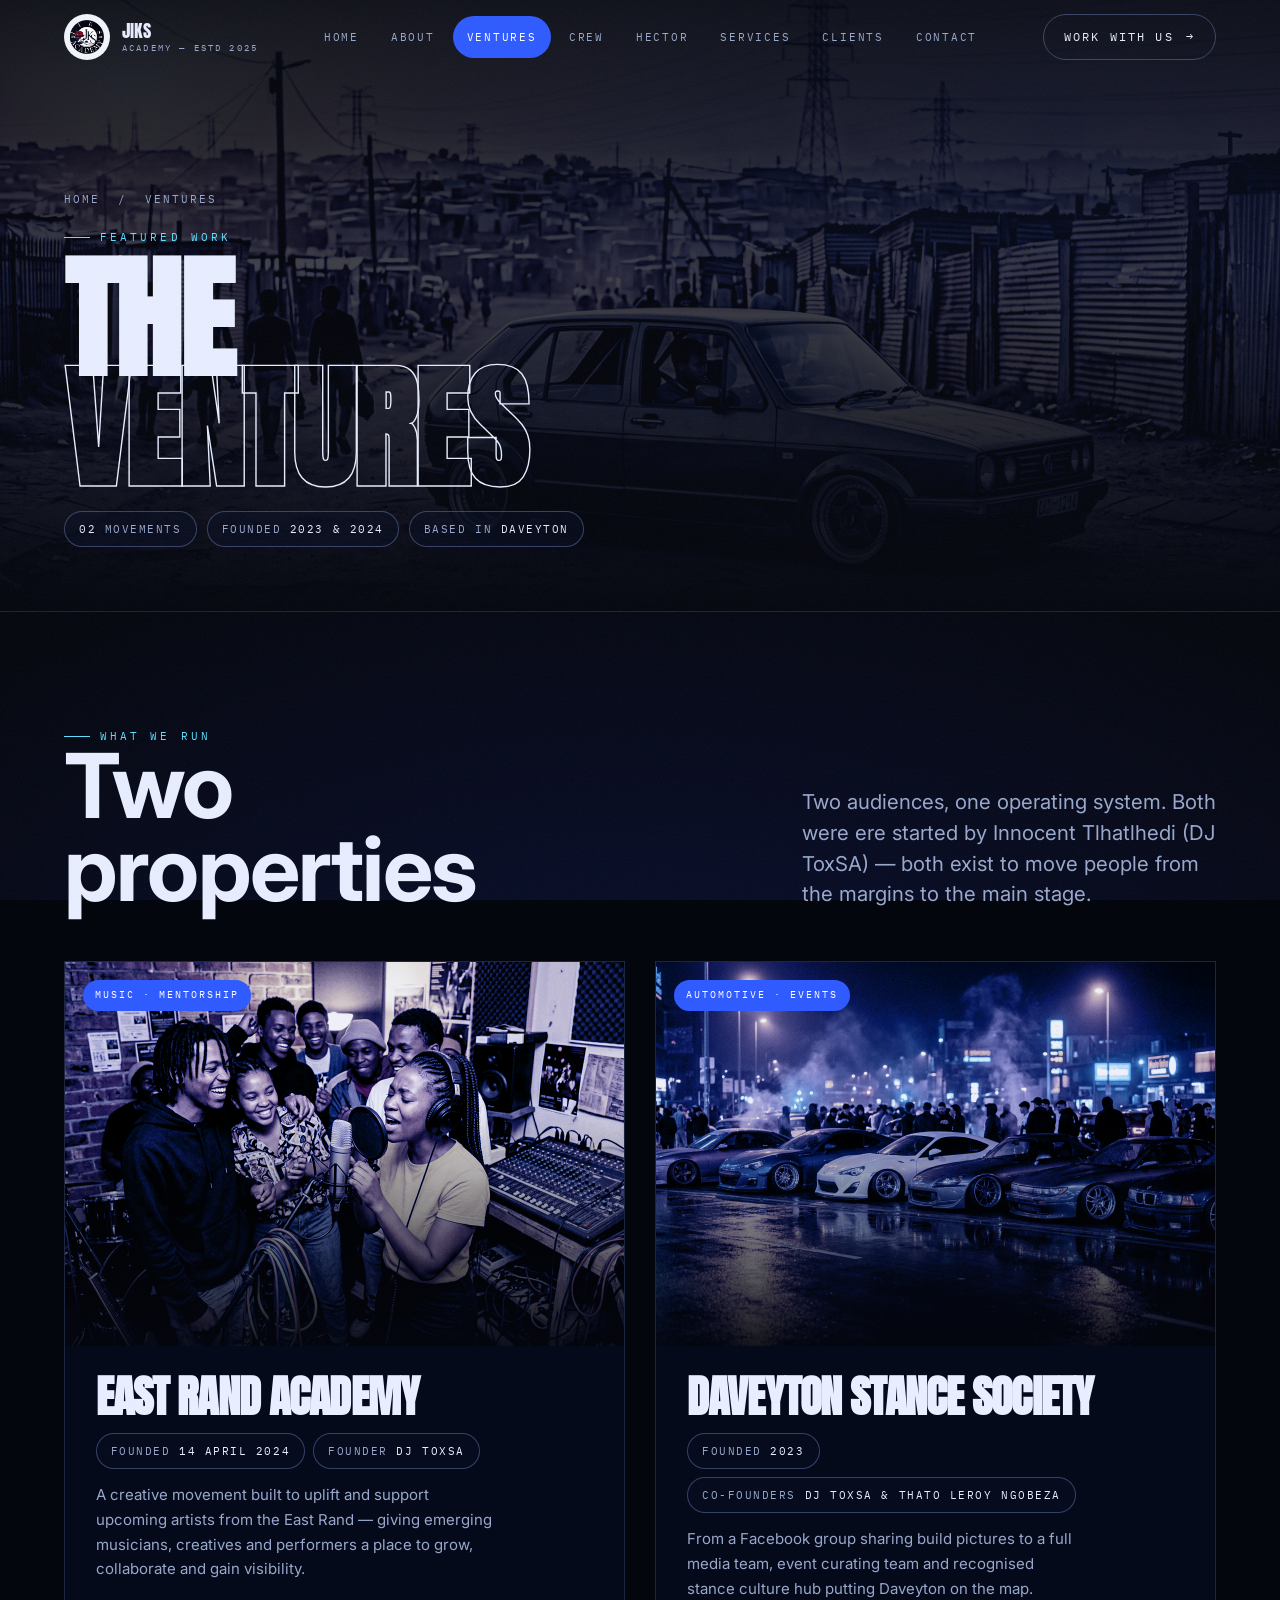
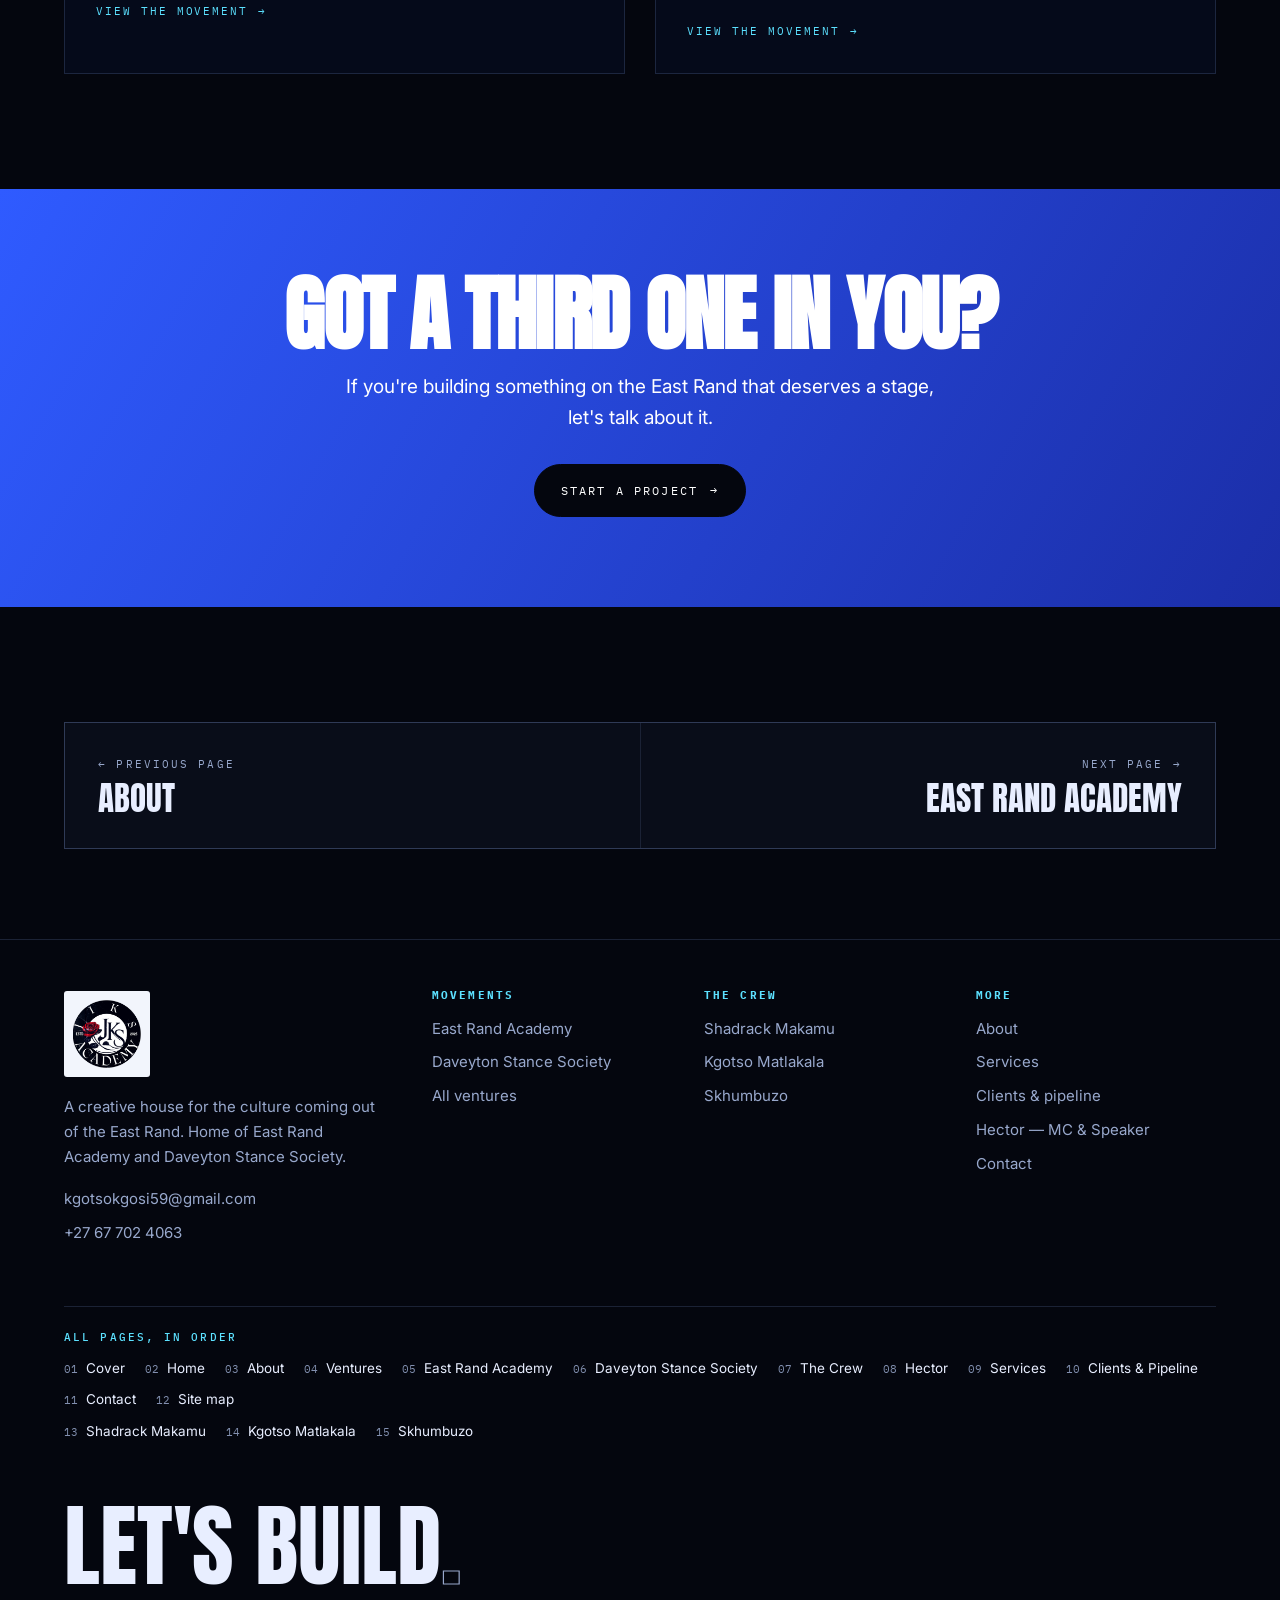
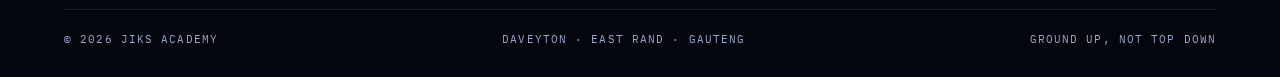
<file: jiks-academy/ventures.html>
<!DOCTYPE html>
<html lang="en">
<head>
<meta charset="utf-8">
<meta name="viewport" content="width=device-width, initial-scale=1">
<meta name="color-scheme" content="dark">
<title>Ventures — Jiks Academy</title>
<meta name="description" content="The ventures of Jiks Academy: East Rand Academy and Daveyton Stance Society.">
<link rel="icon" type="image/png" href="assets/img/favicon.png">
<link rel="apple-touch-icon" href="assets/img/apple-touch-icon.png">
<link rel="manifest" href="site.webmanifest">
<meta name="theme-color" content="#04060e">
<meta property="og:type" content="website">
<meta property="og:site_name" content="Jiks Academy">
<meta property="og:title" content="Ventures — Jiks Academy">
<meta property="og:description" content="The ventures of Jiks Academy: East Rand Academy and Daveyton Stance Society.">
<meta property="og:image" content="assets/img/hero.jpg">
<meta name="twitter:card" content="summary_large_image">
<meta name="twitter:title" content="Ventures — Jiks Academy">
<meta name="twitter:description" content="The ventures of Jiks Academy: East Rand Academy and Daveyton Stance Society.">
<meta name="twitter:image" content="assets/img/hero.jpg">
<link rel="preconnect" href="https://fonts.googleapis.com">
<link rel="preconnect" href="https://fonts.gstatic.com" crossorigin>
<link href="https://fonts.googleapis.com/css2?family=Anton&family=Inter:wght@400;500;600&family=IBM+Plex+Mono:wght@400;500&display=swap" rel="stylesheet">
<link rel="stylesheet" href="assets/css/base.css">
<link rel="stylesheet" href="assets/css/components.css">
<link rel="stylesheet" href="assets/css/pages.css">
</head>
<body>
<a class="skip" href="#main">Skip to main content</a>

<header class="nav">
  <a class="brand" href="home.html">
    <span class="mark imgmark"><img src="assets/img/logo.png" alt="Jiks Academy — home"></span>
    <span class="brand-txt"><b>Jiks</b><span>Academy &mdash; estd 2025</span></span>
  </a>
  <nav class="nav-links" aria-label="Primary">
    <a href="home.html">Home</a>
    <a href="about.html">About</a>
    <a href="ventures.html" class="active" aria-current="page">Ventures</a>
    <a href="crew.html">Crew</a>
    <a href="hector.html">Hector</a>
    <a href="services.html">Services</a>
    <a href="clients.html">Clients</a>
    <a href="contact.html">Contact</a>
  </nav>
  <div class="nav-cta">
    <a class="btn" href="contact.html">Work with us <span class="arw" aria-hidden="true">&rarr;</span></a>
  </div>
  <button class="burger" aria-label="Open menu" aria-expanded="false" aria-controls="mobile-menu"><i></i><i></i></button>
</header>

<nav class="mobile" id="mobile-menu" aria-label="Mobile" aria-hidden="true">
  <a href="home.html">Home</a>
  <a href="about.html">About</a>
  <a href="ventures.html">Ventures</a>
  <a href="crew.html">Crew</a>
  <a href="hector.html">Hector</a>
  <a href="services.html">Services</a>
  <a href="contact.html">Contact</a>
  <div class="m-sub">
    <a class="btn sm" href="east-rand-academy.html">East Rand Academy</a>
    <a class="btn sm" href="daveyton-stance-society.html">Daveyton Stance Society</a>
  </div>
</nav>

<main id="main" tabindex="-1">
<section class="phead">
  <div class="phead-bg tint"><img src="assets/img/hero.jpg" alt=""></div>
  <div class="phead-scrim"></div>
  <div class="wrap">
    <nav class="crumb" aria-label="Breadcrumb"><a href="home.html">Home</a> &nbsp;/&nbsp; Ventures</nav>
    <p class="eyebrow" style="margin-top:20px">Featured work</p>
    <h1>The<br><span>ventures</span></h1>
    <div class="sub">
      <span class="chip"><b>02</b> movements</span>
      <span class="chip">Founded <b>2023 &amp; 2024</b></span>
      <span class="chip">Based in <b>Daveyton</b></span>
    </div>
  </div>
</section>
<section>
  <div class="wrap">
    <div class="sec-head rv">
      <div><p class="eyebrow">What we run</p><h2>Two<br>properties</h2></div>
      <div class="max"><p class="lede">Two audiences, one operating system. Both were ere started by Innocent Tlhatlhedi (DJ ToxSA) &mdash; both exist to move people from the margins to the main stage.</p></div>
    </div>

    <div class="ventures rv">
      <a class="venture" href="east-rand-academy.html">
        <div class="thumb tint">
          <span class="tag">Music &middot; Mentorship</span>
          <img src="assets/img/academy.jpg" alt="Young artists recording in a community studio">
          <div class="scrim"></div>
        </div>
        <div class="body">
          <h3>East Rand Academy</h3>
          <div class="meta">
            <span class="chip">Founded <b>14 April 2024</b></span>
            <span class="chip">Founder <b>DJ ToxSA</b></span>
          </div>
          <p>A creative movement built to uplift and support upcoming artists from the East Rand &mdash; giving emerging musicians, creatives and performers a place to grow, collaborate and gain visibility.</p>
          <span class="go">View the movement <span class="arw" aria-hidden="true">&rarr;</span></span>
        </div>
      </a>

      <a class="venture" href="daveyton-stance-society.html">
        <div class="thumb tint">
          <span class="tag">Automotive &middot; Events</span>
          <img src="assets/img/stance.jpg" alt="Modified stance cars lined up at night">
          <div class="scrim"></div>
        </div>
        <div class="body">
          <h3>Daveyton Stance Society</h3>
          <div class="meta">
            <span class="chip">Founded <b>2023</b></span>
            <span class="chip">Co-founders <b>DJ ToxSA &amp; Thato Leroy Ngobeza</b></span>
          </div>
          <p>From a Facebook group sharing build pictures to a full media team, event curating team and recognised stance culture hub putting Daveyton on the map.</p>
          <span class="go">View the movement <span class="arw" aria-hidden="true">&rarr;</span></span>
        </div>
      </a>
    </div>
  </div>
</section>

<div class="cta-band">
  <h2>Got a third one in you?</h2>
  <p>If you're building something on the East Rand that deserves a stage, let's talk about it.</p>
  <a class="btn solid" href="contact.html">Start a project <span class="arw" aria-hidden="true">&rarr;</span></a>
</div>
<section class="pager-band" aria-label="Page navigation">
  <div class="wrap">
    <div class="pager rv">
      <a href="about.html"><span class="k">&larr; Previous page</span><span class="n">About</span></a>
      <a class="next" href="east-rand-academy.html"><span class="k">Next page &rarr;</span><span class="n">East Rand Academy</span></a>
    </div>

  </div>
</section>
</main>

<footer>
  <div class="wrap">
    <div class="f-grid">
      <div>
        <img class="f-logo" src="assets/img/logo.png" alt="Jiks Academy">
        <p style="color:var(--bone-dim);max-width:36ch;font-size:15px">A creative house for the culture coming out of the East Rand. Home of East Rand Academy and Daveyton Stance Society.</p>
        <ul style="margin-top:18px">
          <li><a href="mailto:kgotsokgosi59@gmail.com">kgotsokgosi59@gmail.com</a></li>
          <li><a href="tel:+27677024063">+27 67 702 4063</a></li>
        </ul>
      </div>
      <div>
        <h2>Movements</h2>
        <ul>
          <li><a href="east-rand-academy.html">East Rand Academy</a></li>
          <li><a href="daveyton-stance-society.html">Daveyton Stance Society</a></li>
          <li><a href="ventures.html">All ventures</a></li>
        </ul>
      </div>
      <div>
        <h2>The crew</h2>
        <ul>
          <li><a href="shadrack-makamu.html">Shadrack Makamu</a></li>
          <li><a href="kgotso-matlakala.html">Kgotso Matlakala</a></li>
          <li><a href="skhumbuzo.html">Skhumbuzo</a></li>
        </ul>
      </div>
      <div>
        <h2>More</h2>
        <ul>
          <li><a href="about.html">About</a></li>
          <li><a href="services.html">Services</a></li>
          <li><a href="clients.html">Clients &amp; pipeline</a></li>
          <li><a href="hector.html">Hector &mdash; MC &amp; Speaker</a></li>
          <li><a href="contact.html">Contact</a></li>
        </ul>
      </div>
    </div>
        <nav class="f-all" aria-label="All pages">
      <h2>All pages, in order</h2>
      <ol class="f-all-row">
      <li><a href="index.html">Cover</a></li>
      <li><a href="home.html">Home</a></li>
      <li><a href="about.html">About</a></li>
      <li><a href="ventures.html">Ventures</a></li>
      <li><a href="east-rand-academy.html">East Rand Academy</a></li>
      <li><a href="daveyton-stance-society.html">Daveyton Stance Society</a></li>
      <li><a href="crew.html">The Crew</a></li>
      <li><a href="hector.html">Hector</a></li>
      <li><a href="services.html">Services</a></li>
      <li><a href="clients.html">Clients &amp; Pipeline</a></li>
      <li><a href="contact.html">Contact</a></li>
      <li><a href="sitemap.html">Site map</a></li>
      </ol>
      <ol class="f-all-row">
      <li><a href="shadrack-makamu.html">Shadrack Makamu</a></li>
      <li><a href="kgotso-matlakala.html">Kgotso Matlakala</a></li>
      <li><a href="skhumbuzo.html">Skhumbuzo</a></li>
      </ol>
    </nav>
    <div class="f-big">Let's build<span>.</span></div>
    <div class="f-legal">
      <span>&copy; <span data-year>2026</span> Jiks Academy</span>
      <span>Daveyton &middot; East Rand &middot; Gauteng</span>
      <span>Ground up, not top down</span>
    </div>
  </div>
</footer>

<script src="assets/js/nav.js"></script>
<script src="assets/js/menu.js"></script>
<script src="assets/js/reveal.js"></script>
</body>
</html>
</file>
<file: jiks-academy/assets/css/base.css>
/* ==========================================================================
   base.css — tokens, reset, typography, layout primitives
   Jiks Academy · royal electric blue over deep jet black
   ========================================================================== */

:root{
  /* surfaces — jet black carrying a royal blue charge */
  --ink:#04060e;
  --ink-2:#080e24;
  --ink-3:#0e1738;
  --panel:rgba(8,14,36,.72);

  /* accents */
  --blue:#2f5bff;        /* royal electric blue */
  --blue-2:#5b8cff;      /* softer blue for text on dark */
  --cyan:#5ce1ff;        /* electric highlight */
  --royal:#1b2ea8;       /* deep royal for scrims */

  /* type */
  --bone:#e8eeff;
  --bone-dim:#98a8cc;

  --line:rgba(150,180,255,.16);
  --line-strong:rgba(150,180,255,.32);

  --maxw:1400px;
  --pad:clamp(20px,5vw,72px);

  --display:'Anton','Arial Narrow','Haettenschweiler','Impact','Franklin Gothic Bold',sans-serif;
  --body:'Inter','Helvetica Neue',Helvetica,Arial,system-ui,sans-serif;
  --mono:'IBM Plex Mono','SFMono-Regular',Menlo,Consolas,monospace;
  --ease:cubic-bezier(.22,1,.36,1);
}

*,*::before,*::after{box-sizing:border-box}
html{-webkit-text-size-adjust:100%}
html:focus-within{scroll-behavior:smooth}

body{
  margin:0;
  color:var(--bone);
  font-family:var(--body);
  font-size:clamp(15px,1.05vw,17px);
  line-height:1.65;
  -webkit-font-smoothing:antialiased;
  overflow-x:hidden;
  background:
    radial-gradient(140% 100% at 12% -10%, rgba(47,91,255,.30) 0%, transparent 55%),
    radial-gradient(100% 80% at 88% 6%,   rgba(27,46,168,.28) 0%, transparent 60%),
    radial-gradient(120% 90% at 50% 115%, rgba(20,36,140,.26) 0%, transparent 62%),
    var(--ink);
  background-attachment:fixed;
}

img{max-width:100%;display:block;height:auto}
a{color:inherit;text-decoration:none}
button,input,textarea,select{font:inherit;color:inherit}
h1,h2,h3,h4{margin:0;line-height:.92;letter-spacing:-.02em}
p{margin:0}
ul{margin:0;padding:0;list-style:none}
::selection{background:var(--blue);color:#fff}

/* ---------- accessibility ---------- */

/* skip link — hidden until focused, then pinned top-left */
.skip{
  position:fixed;top:10px;left:10px;z-index:9999;
  background:var(--cyan);color:#04060e;
  font-family:var(--mono);font-size:12px;letter-spacing:.14em;text-transform:uppercase;
  padding:14px 20px;border-radius:999px;border:2px solid #04060e;
  transform:translateY(-160%);transition:transform .25s var(--ease);
}
.skip:focus{transform:translateY(0)}

/* a visible focus ring on everything — never removed */
:focus-visible{
  outline:3px solid var(--cyan);
  outline-offset:3px;
  border-radius:2px;
}
a:focus-visible,button:focus-visible,.btn:focus-visible{outline-offset:4px}
/* older browsers that don't support :focus-visible still get a ring */
@supports not selector(:focus-visible){
  a:focus,button:focus,input:focus,select:focus,textarea:focus{outline:3px solid var(--cyan);outline-offset:3px}
}

/* main target for the skip link */
main:focus{outline:none}

/* film grain */
body::after{
  content:"";position:fixed;inset:0;z-index:9998;pointer-events:none;opacity:.05;
  background-image:url("data:image/svg+xml;utf8,<svg xmlns='http://www.w3.org/2000/svg' width='160' height='160'><filter id='n'><feTurbulence type='fractalNoise' baseFrequency='.85' numOctaves='3'/></filter><rect width='160' height='160' filter='url(%23n)'/></svg>");
}

/* ---------- type utilities ---------- */
.display{font-family:var(--display);font-weight:400;text-transform:uppercase;line-height:.86;letter-spacing:-.01em}
.eyebrow{
  font-family:var(--mono);font-size:11px;letter-spacing:.28em;text-transform:uppercase;
  color:var(--cyan);display:flex;align-items:center;gap:10px;
}
.eyebrow::before{content:"";width:26px;height:1px;background:var(--cyan);flex:none}
.eyebrow.center{justify-content:center}
.eyebrow.center::after{content:"";width:26px;height:1px;background:var(--cyan);flex:none}
.lede{font-size:clamp(17px,1.6vw,22px);line-height:1.5;color:var(--bone-dim)}
.mono{font-family:var(--mono);font-size:12px;letter-spacing:.14em;text-transform:uppercase;color:var(--bone-dim)}
.accent{color:var(--blue-2)}
.cyan{color:var(--cyan)}
.sr{position:absolute;width:1px;height:1px;overflow:hidden;clip:rect(0 0 0 0);white-space:nowrap}

/* ---------- layout primitives ---------- */
.wrap{width:100%;max-width:var(--maxw);margin-inline:auto;padding-inline:var(--pad)}
section{padding-block:clamp(64px,9vw,140px);position:relative}
.sec-head{display:flex;flex-wrap:wrap;gap:24px;align-items:flex-end;justify-content:space-between;margin-bottom:clamp(32px,4vw,64px)}
.sec-head h2{font-size:clamp(40px,7vw,104px)}
.sec-head .max{width:min(46ch,100%)}
.rule{height:1px;background:var(--line);border:0;margin:0}
.hazard{height:8px;background:repeating-linear-gradient(115deg,var(--blue) 0 14px,transparent 14px 28px);opacity:.9}
.panel{background:var(--panel);border:1px solid var(--line)}

/* ---------- blue grade on photography ---------- */
.tint{position:relative;overflow:hidden}
.tint > img{width:100%;height:100%;object-fit:cover;filter:grayscale(.30) contrast(1.06) brightness(.94)}
.tint::after{
  content:"";position:absolute;inset:0;pointer-events:none;
  background:var(--royal);opacity:0;
}
@supports (mix-blend-mode: color){
  .tint::after{mix-blend-mode:color;opacity:.55}
}
.tint .scrim{position:absolute;inset:0;pointer-events:none;z-index:2}

/* ---------- reveal ---------- */
.rv{opacity:0;transform:translateY(26px);transition:opacity .8s var(--ease),transform .8s var(--ease)}
.rv.in{opacity:1;transform:none}

@media (prefers-reduced-motion:reduce){
  *,*::before,*::after{animation-duration:.01ms !important;animation-iteration-count:1 !important;transition-duration:.01ms !important}
  .rv{opacity:1;transform:none}
  html:focus-within{scroll-behavior:auto}
}

/* ==========================================================================
   Cross-browser fallbacks — Chrome, Safari, Firefox, Edge, Samsung Internet
   ========================================================================== */

/* Safari < 15 / older Chromium: aspect-ratio fallback via padding hack */
@supports not (aspect-ratio: 1 / 1){
  .avatar,.venture .thumb,.portrait .ph,.silhouette,.svc-row .ph .ph-in{
    position:relative;height:0;overflow:hidden;
  }
  .avatar,.portrait .ph,.silhouette{padding-top:125%}
  .venture .thumb{padding-top:68.75%}
  .svc-row .ph .ph-in{padding-top:75%}
  .avatar > img,.venture .thumb > img,.portrait .ph > img,.svc-row .ph .ph-in > img{
    position:absolute;top:0;left:0;width:100%;height:100%;object-fit:cover;
  }
  .avatar svg{position:absolute;top:50%;left:50%;transform:translate(-50%,-50%)}
}

/* browsers without the `inset` shorthand */
@supports not (inset: 0){
  .hero-bg,.hero-scrim,.phead-bg,.phead-scrim,.scrim,.tint::after,
  .mobile,.skip,body::after{top:0;right:0;bottom:0;left:0}
  .mobile,.skip,body::after{bottom:auto;height:100%}
}

/* -webkit-text-stroke is unprefixed-standard nowhere: give outlined text a
   readable solid colour where it isn't supported (old Firefox) */
@supports not (-webkit-text-stroke: 1px black){
  .hero h1 .stroke,.phead h1 span,.contact h2 span,.f-big span{color:var(--bone-dim)}
  .avatar .initials,.silhouette .initials{color:var(--line-strong)}
  .stage .n{color:var(--blue-2)}
  .client.placeholder .mono-mark{color:var(--bone-dim)}
}

/* consistent native controls (iOS Safari adds its own chrome to selects) */
select{
  -webkit-appearance:none;-moz-appearance:none;appearance:none;
  background-image:url("data:image/svg+xml;utf8,<svg xmlns='http://www.w3.org/2000/svg' width='12' height='8' viewBox='0 0 12 8'><path d='M1 1l5 5 5-5' fill='none' stroke='%235ce1ff' stroke-width='1.6'/></svg>");
  background-repeat:no-repeat;background-position:right 16px center;padding-right:44px;
}
select::-ms-expand{display:none}
</file>
<file: jiks-academy/assets/css/components.css>
/* ==========================================================================
   components.css — nav, buttons, cards, marquee, forms, footer
   ========================================================================== */

/* ---------- nav ---------- */
.nav{
  position:fixed;top:0;left:0;right:0;z-index:900;
  display:flex;align-items:center;justify-content:space-between;gap:20px;
  padding:14px var(--pad);
  transition:background .4s var(--ease),backdrop-filter .4s var(--ease),border-color .4s var(--ease);
  border-bottom:1px solid transparent;
}
.nav.scrolled{
  background:rgba(4,6,14,.96);           /* solid fallback */
  border-bottom-color:var(--line);
}
@supports ((backdrop-filter: blur(1px)) or (-webkit-backdrop-filter: blur(1px))){
  .nav.scrolled{
    background:rgba(4,6,14,.82);
    -webkit-backdrop-filter:blur(14px) saturate(140%);
    backdrop-filter:blur(14px) saturate(140%);
  }
}
.brand{display:flex;align-items:center;gap:12px;min-width:0}
.mark{width:38px;height:38px;flex:none;border-radius:50%;border:1px solid var(--blue);display:grid;place-items:center;font-family:var(--display);font-size:15px;color:var(--blue-2)}
.mark.imgmark{width:46px;height:46px;border-color:transparent;padding:5px;overflow:hidden;background:#f2f5fc}
.mark.imgmark img{width:100%;height:100%;object-fit:contain;display:block}
.brand-txt{display:flex;flex-direction:column;line-height:1}
.brand-txt b{font-family:var(--display);font-weight:400;text-transform:uppercase;font-size:18px}
.brand-txt span{font-family:var(--mono);font-size:9px;letter-spacing:.24em;color:var(--bone-dim);text-transform:uppercase;margin-top:3px}
.nav-links{display:flex;align-items:center;gap:4px}
.nav-links a{
  font-family:var(--mono);font-size:11px;letter-spacing:.16em;text-transform:uppercase;
  padding:12px 14px;border-radius:999px;color:var(--bone-dim);transition:color .3s,background .3s;
  min-height:40px;display:inline-flex;align-items:center;
}
.nav-links a:hover,.nav-links a.active{color:#fff;background:var(--blue)}
.nav-cta{display:flex;align-items:center;gap:12px}
.nav-cta .btn{padding:12px 20px}
.burger{display:none;width:44px;height:44px;border:1px solid var(--line-strong);border-radius:50%;background:transparent;cursor:pointer;position:relative}
.burger i{position:absolute;left:13px;right:13px;height:1.5px;background:var(--bone);transition:transform .35s var(--ease),opacity .25s}
.burger i:nth-child(1){top:17px}
.burger i:nth-child(2){bottom:17px}
.burger.open i:nth-child(1){transform:translateY(4px) rotate(45deg)}
.burger.open i:nth-child(2){transform:translateY(-4px) rotate(-45deg)}
.mobile{
  position:fixed;inset:0;z-index:890;background:rgba(4,6,14,.97);
  backdrop-filter:blur(16px);
  display:flex;flex-direction:column;justify-content:center;gap:4px;padding:0 var(--pad);
  transform:translateY(-100%);visibility:hidden;
  /* flip visibility instantly on open, delay it on close so the slide-out stays visible */
  transition:transform .55s var(--ease), visibility 0s linear .55s;
}
.mobile.open{
  transform:translateY(0);visibility:visible;
  transition:transform .55s var(--ease), visibility 0s linear 0s;
}
.mobile a{font-family:var(--display);text-transform:uppercase;font-size:clamp(30px,9vw,56px);border-bottom:1px solid var(--line);padding:12px 0}
.mobile a:hover{color:var(--cyan)}
.mobile .m-sub{display:flex;gap:14px;flex-wrap:wrap;margin-top:22px}

/* ---------- buttons ---------- */
.btn{
  display:inline-flex;align-items:center;gap:12px;
  font-family:var(--mono);font-size:12px;letter-spacing:.18em;text-transform:uppercase;
  padding:16px 26px;border:1px solid var(--line-strong);border-radius:999px;
  position:relative;overflow:hidden;isolation:isolate;cursor:pointer;background:transparent;
  transition:color .4s var(--ease),border-color .4s var(--ease);
}
.btn::before{
  content:"";position:absolute;inset:0;z-index:-1;background:var(--blue);
  transform:translateY(101%);transition:transform .45s var(--ease);
}
.btn:hover{color:#fff;border-color:var(--blue)}
.btn:hover::before{transform:translateY(0)}
.btn .arw{transition:transform .4s var(--ease)}
.btn:hover .arw{transform:translateX(5px)}
.btn.solid{background:var(--blue);color:#fff;border-color:var(--blue)}
.btn.solid::before{background:var(--cyan)}
.btn.solid:hover{color:#04060e;border-color:var(--cyan)}
.btn.ghost-light{border-color:rgba(232,238,255,.35)}
.btn.sm{padding:12px 20px;font-size:11px}

/* ---------- chips ---------- */
.chip{
  font-family:var(--mono);font-size:11px;letter-spacing:.14em;text-transform:uppercase;
  border:1px solid var(--line-strong);border-radius:999px;padding:8px 14px;color:var(--bone-dim);
  background:rgba(8,14,36,.5);
}
.chip b{color:var(--bone);font-weight:400}

/* ---------- marquee ---------- */
.marquee{border-block:1px solid var(--line);padding:16px 0;overflow:hidden;background:rgba(8,14,36,.6);display:flex}
.marquee.track{background:var(--blue);border-color:var(--blue)}
.marquee.track .mq span{color:#fff}
.marquee.track .mq i{background:var(--cyan)}
.mq{display:flex;flex:0 0 auto;gap:34px;padding-right:34px;animation:scroll 38s linear infinite;white-space:nowrap}
.mq span{font-family:var(--display);text-transform:uppercase;font-size:clamp(22px,3.4vw,40px);display:flex;align-items:center;gap:34px}
.mq i{width:9px;height:9px;border-radius:50%;background:var(--blue-2);flex:none}
@keyframes scroll{to{transform:translateX(-100%)}}
.marquee:hover .mq{animation-play-state:paused}

/* ---------- cards ---------- */
.beliefs{display:grid;grid-template-columns:repeat(auto-fit,minmax(260px,1fr));gap:1px;background:var(--line);border:1px solid var(--line)}
.belief{background:rgba(4,6,14,.72);padding:clamp(24px,3vw,40px);position:relative;transition:background .4s var(--ease)}
.belief:hover{background:var(--ink-3)}
.belief .num{font-family:var(--mono);font-size:11px;letter-spacing:.2em;color:var(--cyan)}
.belief h3{font-family:var(--display);text-transform:uppercase;font-size:clamp(24px,2.6vw,34px);margin:18px 0 12px}
.belief p{color:var(--bone-dim);font-size:15px}
.belief::after{content:"";position:absolute;left:0;bottom:0;height:2px;width:0;background:var(--blue);transition:width .5s var(--ease)}
.belief:hover::after{width:100%}

/* venture cards */
.ventures{display:grid;gap:clamp(18px,2.4vw,32px);grid-template-columns:repeat(auto-fit,minmax(min(100%,420px),1fr))}
.venture{position:relative;display:block;border:1px solid var(--line);overflow:hidden;background:rgba(8,14,36,.6);isolation:isolate;transition:border-color .4s var(--ease)}
.venture:hover{border-color:var(--blue)}
.venture .thumb{position:relative;aspect-ratio:16/11;overflow:hidden}
.venture .thumb > img{transition:transform 1.1s var(--ease)}
.venture:hover .thumb > img{transform:scale(1.07)}
.venture .thumb .scrim{background:linear-gradient(180deg,transparent 40%,rgba(4,6,14,.92) 100%)}
.venture .tag{position:absolute;left:18px;top:18px;z-index:3;font-family:var(--mono);font-size:10px;letter-spacing:.2em;text-transform:uppercase;background:var(--blue);color:#fff;padding:7px 12px;border-radius:999px}
.venture .body{padding:clamp(20px,2.4vw,32px)}
.venture h3{font-family:var(--display);text-transform:uppercase;font-size:clamp(28px,3.4vw,46px)}
.venture .meta{display:flex;flex-wrap:wrap;gap:8px;margin:16px 0 14px}
.venture p{color:var(--bone-dim);font-size:15px;max-width:44ch}
.venture .go{display:inline-flex;align-items:center;gap:10px;margin-top:20px;font-family:var(--mono);font-size:11px;letter-spacing:.18em;text-transform:uppercase;color:var(--cyan)}
.venture:hover .go .arw{transform:translateX(6px)}
.go .arw{transition:transform .4s var(--ease)}

/* crew cards */
.crew{display:grid;gap:1px;background:var(--line);border:1px solid var(--line);grid-template-columns:repeat(auto-fit,minmax(min(100%,250px),1fr))}
.member{background:rgba(4,6,14,.72);padding:clamp(20px,2.4vw,30px);display:flex;flex-direction:column;gap:16px;transition:background .4s var(--ease)}
.member:hover{background:var(--ink-3)}
.avatar{aspect-ratio:4/5;border:1px solid var(--line);position:relative;overflow:hidden;display:grid;place-items:center;background:var(--ink-2)}
.avatar::before{
  content:"";position:absolute;inset:0;
  background:
    radial-gradient(90% 70% at 50% 110%,rgba(47,91,255,.30),transparent 62%),
    repeating-linear-gradient(0deg,rgba(232,238,255,.05) 0 1px,transparent 1px 7px);
}
.avatar > img{width:100%;height:100%;object-fit:cover;object-position:center 22%;position:relative;z-index:1}
.avatar svg{position:relative;width:58%;height:auto;opacity:.9}
.avatar svg .fill{fill:none;stroke:var(--bone-dim);stroke-width:1.4}
.member:hover .avatar svg .fill{stroke:var(--cyan)}
.avatar .initials{position:absolute;bottom:10px;left:12px;z-index:2;font-family:var(--display);font-size:clamp(30px,3.6vw,44px);color:transparent;-webkit-text-stroke:1px var(--line-strong)}
.avatar .idx{position:absolute;top:10px;right:12px;z-index:2;font-family:var(--mono);font-size:10px;letter-spacing:.18em;color:var(--cyan)}
.member h3{font-family:var(--display);text-transform:uppercase;font-size:clamp(20px,2.1vw,27px);line-height:1}
.member .role{font-family:var(--mono);font-size:10.5px;letter-spacing:.16em;text-transform:uppercase;color:var(--blue-2)}
.member p{font-size:14.5px;color:var(--bone-dim)}
.member .tagsline{display:flex;flex-wrap:wrap;gap:6px;margin-top:auto;padding-top:6px}
.mini{font-family:var(--mono);font-size:9.5px;letter-spacing:.12em;text-transform:uppercase;border:1px solid var(--line);border-radius:999px;padding:5px 9px;color:var(--bone-dim)}

/* service cards */
.svc{display:grid;gap:1px;background:var(--line);border:1px solid var(--line);grid-template-columns:repeat(auto-fit,minmax(min(100%,280px),1fr))}
.svc-item{background:rgba(4,6,14,.72);padding:clamp(22px,2.6vw,36px);display:flex;flex-direction:column;gap:10px;min-height:200px}
.svc-item .k{font-family:var(--mono);font-size:11px;letter-spacing:.2em;color:var(--cyan)}
.svc-item h3{font-family:var(--display);text-transform:uppercase;font-size:clamp(22px,2.3vw,30px);margin-top:auto}
.svc-item p{color:var(--bone-dim);font-size:14.5px}

/* ---------- stats ---------- */
.stats{display:grid;grid-template-columns:repeat(auto-fit,minmax(180px,1fr));gap:1px;background:var(--line);border:1px solid var(--line);margin-top:clamp(32px,4vw,56px)}
.stat{background:rgba(4,6,14,.72);padding:28px 24px}
.stat b{display:block;font-family:var(--display);font-size:clamp(38px,5vw,68px);line-height:.9;color:var(--cyan)}
.stat span{font-family:var(--mono);font-size:11px;letter-spacing:.16em;text-transform:uppercase;color:var(--bone-dim);display:block;margin-top:10px}

/* ---------- pull quote, checks, timeline ---------- */
.pull{font-family:var(--display);text-transform:uppercase;font-size:clamp(28px,4.4vw,58px);line-height:.95;border-left:3px solid var(--blue);padding-left:clamp(16px,2vw,28px);margin:clamp(30px,4vw,54px) 0}
.pull span{color:var(--cyan)}
.checks li{display:flex;gap:12px;padding:12px 0;border-bottom:1px solid var(--line);font-size:15px}
.checks li i{color:var(--cyan);flex:none;font-style:normal}
.timeline{border-top:1px solid var(--line)}
.tl{display:grid;grid-template-columns:180px 1fr;gap:clamp(16px,3vw,48px);padding:26px 0;border-bottom:1px solid var(--line)}
.tl .yr{font-family:var(--display);font-size:clamp(28px,3.4vw,44px);color:var(--cyan);line-height:1}
.tl h3{font-family:var(--display);text-transform:uppercase;font-size:clamp(20px,2.2vw,28px);margin-bottom:8px}
.tl p{color:var(--bone-dim);font-size:15px;max-width:60ch}

/* ---------- creative pipeline ---------- */
.pipeline{display:grid;grid-template-columns:repeat(auto-fit,minmax(min(100%,230px),1fr));gap:1px;background:var(--line);border:1px solid var(--line)}
.stage{background:rgba(4,6,14,.72);padding:clamp(20px,2.4vw,30px);transition:background .4s var(--ease)}
.stage:hover{background:var(--ink-3)}
.stage .n{font-family:var(--display);font-size:clamp(34px,4vw,54px);line-height:1;color:transparent;-webkit-text-stroke:1.2px var(--blue-2);display:block}
.stage h3{font-family:var(--display);text-transform:uppercase;font-size:clamp(21px,2.2vw,28px);margin:12px 0 10px}
.stage p{color:var(--bone-dim);font-size:14.5px}
.tiny{margin-top:16px;display:grid;gap:7px}
.tiny li{font-family:var(--mono);font-size:10.5px;letter-spacing:.1em;text-transform:uppercase;color:var(--bone-dim);padding-left:14px;position:relative;line-height:1.5}
.tiny li::before{content:"";position:absolute;left:0;top:6px;width:5px;height:5px;border-radius:50%;background:var(--cyan)}

/* ---------- client list ---------- */
.clients{display:grid;grid-template-columns:repeat(auto-fit,minmax(min(100%,220px),1fr));gap:1px;background:var(--line);border:1px solid var(--line)}
.client{background:rgba(4,6,14,.72);padding:clamp(18px,2.2vw,26px);display:flex;flex-direction:column;gap:10px;min-height:158px;transition:background .4s var(--ease)}
.client:hover{background:var(--ink-3)}
.client .mono-mark{font-family:var(--display);font-size:clamp(24px,2.6vw,34px);line-height:1;color:var(--blue-2);letter-spacing:-.01em}
.client h3{font-family:var(--display);text-transform:uppercase;font-size:clamp(17px,1.7vw,21px);line-height:1.05}
.client .k{font-family:var(--mono);font-size:9.5px;letter-spacing:.18em;text-transform:uppercase;color:var(--cyan)}
.client p{font-size:13.5px;color:var(--bone-dim);margin-top:auto}
.client.placeholder .mono-mark{color:transparent;-webkit-text-stroke:1px var(--line-strong)}
.client.placeholder h3{color:var(--bone-dim)}
.ph-flag{display:inline-block;margin-top:10px;font-family:var(--mono);font-size:9px;letter-spacing:.18em;text-transform:uppercase;color:#04060e;background:var(--blue-2);padding:4px 8px;border-radius:999px;align-self:flex-start}
.stage-list{margin-top:clamp(30px,4vw,48px);border-top:1px solid var(--line);padding-top:24px}

/* ---------- client logo plates ---------- */
.client .plate{
  background:#f2f5fc;border-radius:2px;height:104px;
  display:flex;align-items:center;justify-content:center;padding:14px 18px;margin-bottom:14px;
}
.client .plate img{max-height:100%;max-width:100%;width:auto;object-fit:contain}
.client.dark-plate .plate{background:#0a1024;box-shadow:inset 0 0 0 1px var(--line)}

/* home / contact logo row */
.logo-row{display:flex;flex-wrap:wrap;gap:12px;align-items:center;justify-content:center;padding-block:clamp(26px,3vw,40px);border-block:1px solid var(--line)}
.lplate{
  background:#f2f5fc;border-radius:2px;height:82px;min-width:132px;padding:12px 20px;
  display:flex;align-items:center;justify-content:center;transition:transform .4s var(--ease),background .4s var(--ease);
}
.lplate img{max-height:56px;max-width:118px;width:auto;object-fit:contain}
.lplate:hover{transform:translateY(-3px);background:#fff}
.lplate.dark{background:#0a1024;box-shadow:inset 0 0 0 1px var(--line)}
.lplate.dark:hover{background:#101a45}

/* ---------- logos strip ---------- */
.logos{display:flex;flex-wrap:wrap;gap:14px 44px;align-items:center;justify-content:center;padding-block:clamp(26px,3vw,40px);border-block:1px solid var(--line)}
.logos span{font-family:var(--display);text-transform:uppercase;font-size:clamp(15px,1.7vw,22px);color:var(--bone-dim);transition:color .3s}
.logos span:hover{color:var(--cyan)}

/* ---------- cta band ---------- */
.cta-band{
  text-align:center;padding:clamp(48px,7vw,96px) var(--pad);
  background:linear-gradient(120deg,var(--blue) 0%,#1b2ea8 100%);
  color:#fff;
}
.cta-band h2{font-family:var(--display);text-transform:uppercase;font-size:clamp(36px,6.4vw,96px);line-height:.88}
.cta-band p{max-width:52ch;margin:20px auto 30px;font-size:clamp(16px,1.5vw,19px);color:#fff}
.cta-band .btn{border-color:#fff;color:#fff}
.cta-band .btn:hover{color:#04060e}
.cta-band .btn::before{background:#fff}
.cta-band .btn.solid{background:#04060e;color:#fff;border-color:#04060e}
.cta-band .btn.solid:hover{background:var(--cyan);color:#04060e;border-color:var(--cyan)}
.cta-band .btn.solid::before{background:var(--cyan)}

/* ---------- prose / figures ---------- */
.cols{display:grid;grid-template-columns:repeat(auto-fit,minmax(min(100%,300px),1fr));gap:clamp(24px,3.5vw,56px)}
.prose{max-width:70ch}
.prose p{margin-bottom:18px;color:var(--bone-dim);font-size:clamp(16px,1.4vw,18px)}
.prose p strong{color:var(--bone);font-weight:600}
figure{margin:0}
figure img{width:100%;border:1px solid var(--line)}
figcaption{font-family:var(--mono);font-size:10.5px;letter-spacing:.14em;text-transform:uppercase;color:var(--bone-dim);margin-top:12px}

/* ---------- forms ---------- */
form{display:grid;gap:14px}
.field{display:grid;gap:7px}
.field label{font-family:var(--mono);font-size:10.5px;letter-spacing:.2em;text-transform:uppercase;color:var(--bone-dim)}
input,textarea,select{
  background:rgba(8,14,36,.8);border:1px solid var(--line);border-radius:2px;padding:15px 16px;width:100%;
  transition:border-color .3s,background .3s;
}
input:focus,textarea:focus,select:focus{outline:3px solid var(--cyan);outline-offset:1px;border-color:var(--blue);background:var(--ink-3)}
::placeholder{color:#8fa0c6;opacity:1}
textarea{min-height:130px;resize:vertical}
.form-note{font-family:var(--mono);font-size:10.5px;letter-spacing:.1em;color:var(--bone-dim);text-transform:uppercase}
.form-ok{color:var(--cyan);font-family:var(--mono);font-size:12px;letter-spacing:.1em;display:none}
.form-ok.show{display:block}

/* ---------- footer ---------- */
footer{border-top:1px solid var(--line);padding:clamp(36px,4vw,64px) 0 28px;background:rgba(4,6,14,.75)}
.f-grid{display:grid;grid-template-columns:1.4fr 1fr 1fr 1fr;gap:32px}
.f-grid h2{font-family:var(--mono);font-size:10.5px;letter-spacing:.2em;text-transform:uppercase;color:var(--cyan);margin-bottom:16px}
.f-grid li{margin-bottom:9px}
.f-grid a{color:var(--bone-dim);font-size:15px;transition:color .3s}
.f-grid a:hover{color:var(--cyan)}
.f-logo{width:86px;height:86px;display:block;margin-bottom:18px;background:#f2f5fc;border-radius:3px;padding:9px}
.f-big{font-family:var(--display);text-transform:uppercase;font-size:clamp(34px,7vw,92px);line-height:.86;margin:clamp(36px,5vw,64px) 0 24px}
.f-big span{color:transparent;-webkit-text-stroke:1.2px var(--bone-dim)}
.f-legal{display:flex;flex-wrap:wrap;gap:14px;justify-content:space-between;border-top:1px solid var(--line);padding-top:20px;font-family:var(--mono);font-size:11px;letter-spacing:.1em;color:var(--bone-dim);text-transform:uppercase}

@media (max-width:1120px){
  .nav-links{display:none}
  .burger{display:block}
}
@media (max-width:1080px){ .f-grid{grid-template-columns:1fr 1fr} }
@media (max-width:860px){
  .nav-links,.nav-cta{display:none}
  .burger{display:block}
  .tl{grid-template-columns:1fr;gap:8px}
  .f-grid{grid-template-columns:1fr}
}
</file>
<file: jiks-academy/assets/css/pages.css>
/* ==========================================================================
   pages.css — page-specific layouts: home hero, interiors, profiles, contact
   ========================================================================== */

/* ---------- home hero ---------- */
.hero{position:relative;min-height:100vh;min-height:100svh;display:flex;align-items:flex-end;padding-bottom:clamp(28px,4vw,56px);padding-top:120px;overflow:hidden}
.hero-bg{position:absolute;inset:0;z-index:-2}
.hero-bg > img{width:100%;height:100%;object-fit:cover}
.hero-scrim{
  position:absolute;inset:0;z-index:-1;
  background:
    linear-gradient(180deg,rgba(4,6,14,.90) 0%,rgba(4,6,14,.42) 34%,rgba(4,6,14,.94) 82%,var(--ink) 100%),
    radial-gradient(110% 80% at 78% 12%,rgba(47,91,255,.42),transparent 62%),
    radial-gradient(90% 70% at 10% 90%,rgba(27,46,168,.45),transparent 65%);
  mix-blend-mode:normal;
}
.hero-inner{width:100%}
.hero h1{font-family:var(--display);text-transform:uppercase;font-size:clamp(52px,13.5vw,205px);line-height:.8;letter-spacing:-.02em}
.hero h1 .stroke{color:transparent;-webkit-text-stroke:1.4px var(--bone)}
.hero h1 em{font-style:normal;color:var(--cyan)}
.hero-foot{display:flex;flex-wrap:wrap;gap:clamp(20px,4vw,60px);align-items:flex-end;justify-content:space-between;margin-top:clamp(24px,3vw,44px)}
.hero-foot p{max-width:52ch}
.hero-actions{display:flex;flex-wrap:wrap;gap:12px;margin-top:24px}
.hero-meta{display:flex;flex-wrap:wrap;gap:10px}
.scroll-cue{position:absolute;right:var(--pad);bottom:clamp(28px,4vw,56px);display:flex;align-items:center;gap:10px;font-family:var(--mono);font-size:10px;letter-spacing:.24em;text-transform:uppercase;color:var(--bone-dim)}
.scroll-cue span{width:1px;height:44px;background:linear-gradient(var(--cyan),transparent);animation:cue 1.9s var(--ease) infinite}
@keyframes cue{0%{transform:scaleY(0);transform-origin:top}50%{transform:scaleY(1);transform-origin:top}51%{transform-origin:bottom}100%{transform:scaleY(0);transform-origin:bottom}}

/* ---------- statement band ---------- */
.statement{text-align:center;max-width:26ch;margin-inline:auto}
.statement h2{font-family:var(--display);text-transform:uppercase;font-size:clamp(34px,6.2vw,88px);line-height:.9}
.statement h2 span{color:var(--cyan)}
.statement p{max-width:62ch;margin:26px auto 0;color:var(--bone-dim);font-size:clamp(16px,1.5vw,20px)}
.band{padding-block:clamp(56px,7vw,110px);background:rgba(8,14,36,.55);border-block:1px solid var(--line)}

/* ---------- interior page head ---------- */
.phead{position:relative;padding-top:clamp(130px,15vw,190px);padding-bottom:clamp(40px,5vw,72px);overflow:hidden;border-bottom:1px solid var(--line)}
.phead-bg{position:absolute;inset:0;z-index:-2}
.phead-bg > img{width:100%;height:100%;object-fit:cover}
.phead-scrim{position:absolute;inset:0;z-index:-1;background:
  linear-gradient(180deg,rgba(4,6,14,.94),rgba(4,6,14,.74) 45%,var(--ink) 100%),
  radial-gradient(90% 70% at 80% 15%,rgba(47,91,255,.35),transparent 60%)}
.phead h1{font-family:var(--display);text-transform:uppercase;font-size:clamp(44px,10.5vw,160px);line-height:.82;margin-top:18px}
.phead h1 span{color:transparent;-webkit-text-stroke:1.4px var(--bone)}
.phead .sub{display:flex;flex-wrap:wrap;gap:10px;margin-top:26px}
.crumb{font-family:var(--mono);font-size:11px;letter-spacing:.18em;text-transform:uppercase;color:var(--bone-dim)}
.crumb a:hover{color:var(--cyan)}

/* ---------- profile page (crew) ---------- */
.profile{display:grid;grid-template-columns:minmax(0,420px) 1fr;gap:clamp(28px,4vw,64px);align-items:start}
.portrait{position:relative;border:1px solid var(--line);overflow:hidden;background:var(--ink-2)}
.portrait .ph{aspect-ratio:4/5;position:relative;overflow:hidden}
.portrait .ph > img{width:100%;height:100%;object-fit:cover;object-position:center 20%}
.portrait .ph .scrim{background:linear-gradient(180deg,transparent 55%,rgba(4,6,14,.9) 100%)}
.portrait .badge{position:absolute;left:0;right:0;bottom:0;z-index:3;padding:18px}
.portrait .badge b{font-family:var(--display);text-transform:uppercase;font-size:clamp(20px,2.2vw,28px);display:block;line-height:1}
.portrait .badge span{font-family:var(--mono);font-size:10px;letter-spacing:.18em;text-transform:uppercase;color:var(--cyan)}
.p-meta{border-top:1px solid var(--line);margin-top:24px}
.p-meta .row{display:flex;justify-content:space-between;gap:16px;flex-wrap:wrap;border-bottom:1px solid var(--line);padding:14px 0}
.p-meta .lbl{font-family:var(--mono);font-size:10.5px;letter-spacing:.2em;text-transform:uppercase;color:var(--bone-dim)}
.p-meta .val{font-size:15px;text-align:right}
.p-meta .val a:hover{color:var(--cyan)}
.profile h2{font-family:var(--display);text-transform:uppercase;font-size:clamp(30px,4vw,56px);line-height:.9;margin:16px 0 0}
.profile .role{font-family:var(--mono);font-size:11px;letter-spacing:.2em;text-transform:uppercase;color:var(--cyan)}
.silhouette{border:1px solid var(--line);background:var(--ink-2);aspect-ratio:4/5;display:grid;place-items:center;position:relative;overflow:hidden}
.silhouette::before{content:"";position:absolute;inset:0;background:radial-gradient(80% 60% at 50% 110%,rgba(47,91,255,.35),transparent 60%),repeating-linear-gradient(0deg,rgba(232,238,255,.05) 0 1px,transparent 1px 7px)}
.silhouette svg{position:relative;width:56%;height:auto}
.silhouette svg .fill{fill:none;stroke:var(--bone-dim);stroke-width:1.3}
.silhouette .initials{position:absolute;bottom:14px;left:16px;font-family:var(--display);font-size:clamp(34px,4vw,54px);color:transparent;-webkit-text-stroke:1px var(--line-strong)}

/* next / prev crew */
.pager{display:grid;grid-template-columns:1fr 1fr;gap:1px;background:var(--line);border:1px solid var(--line);margin-top:clamp(40px,5vw,72px)}
.pager a{background:rgba(4,6,14,.72);padding:clamp(20px,2.6vw,34px);display:flex;flex-direction:column;gap:8px;transition:background .4s var(--ease)}
.pager a:hover{background:var(--ink-3)}
.pager a.next{text-align:right;align-items:flex-end}
.pager .k{font-family:var(--mono);font-size:10.5px;letter-spacing:.2em;text-transform:uppercase;color:var(--bone-dim)}
.pager .n{font-family:var(--display);text-transform:uppercase;font-size:clamp(22px,2.6vw,34px);line-height:1}
.pager a:hover .n{color:var(--cyan)}

/* ---------- hector feature ---------- */
.hector-feat{display:grid;grid-template-columns:1.05fr .95fr;gap:clamp(24px,4vw,64px);align-items:center}
.hector-feat .ph{position:relative;border:1px solid var(--line);overflow:hidden}
.hector-feat .ph .scrim{background:linear-gradient(180deg,transparent 55%,rgba(4,6,14,.92) 100%)}
.hector-feat .ph figcaption{position:absolute;left:0;bottom:0;right:0;z-index:3;padding:18px}
.hector-feat .ph figcaption b{font-family:var(--display);text-transform:uppercase;font-size:22px;display:block}
.hector-feat h2{font-family:var(--display);text-transform:uppercase;font-size:clamp(36px,5.6vw,80px);line-height:.88}
.hector-feat h2 span{color:var(--cyan)}

/* ---------- services page ---------- */
.svc-row{display:grid;grid-template-columns:1fr 1fr;gap:clamp(28px,4vw,72px);align-items:center;padding-block:clamp(36px,5vw,72px);border-bottom:1px solid var(--line)}
.svc-row:last-child{border-bottom:0}
.svc-row .flipped .ph{order:-1}
.svc-row h3{font-family:var(--display);text-transform:uppercase;font-size:clamp(30px,4vw,54px);line-height:.9}
.svc-row .num{font-family:var(--mono);font-size:11px;letter-spacing:.2em;text-transform:uppercase;color:var(--cyan);display:block;margin-bottom:14px}
.svc-row p{color:var(--bone-dim);margin-top:16px;max-width:48ch}
.svc-row .ph{border:1px solid var(--line);position:relative;overflow:hidden}
.svc-row .ph .ph-in{aspect-ratio:4/3;overflow:hidden}
.svc-row .ph .ph-in > img{width:100%;height:100%;object-fit:cover;filter:grayscale(.30) contrast(1.06) brightness(.94)}

/* ---------- contact page ---------- */
.contact{display:grid;grid-template-columns:1fr 1fr;gap:clamp(28px,4vw,72px);align-items:start}
.contact h2{font-family:var(--display);text-transform:uppercase;font-size:clamp(38px,6vw,92px);line-height:.88}
.contact h2 span{color:transparent;-webkit-text-stroke:1.4px var(--bone)}
.deets{margin-top:32px;display:grid;gap:0}
.deet{border-top:1px solid var(--line);padding:18px 0;display:flex;justify-content:space-between;gap:16px;flex-wrap:wrap}
.deet .lbl{font-family:var(--mono);font-size:10.5px;letter-spacing:.2em;text-transform:uppercase;color:var(--bone-dim)}
.deet .val{font-size:clamp(16px,1.5vw,20px)}
.deet a:hover{color:var(--cyan)}
.where{border:1px solid var(--line);background:rgba(8,14,36,.6);padding:clamp(22px,3vw,34px);margin-top:28px}
.where h3{font-family:var(--mono);font-size:10.5px;letter-spacing:.2em;text-transform:uppercase;color:var(--cyan);margin-bottom:12px}

/* ---------- responsive ---------- */
@media (max-width:1080px){
  .hector-feat{grid-template-columns:1fr}
  .hector-feat .ph{max-width:460px}
  .contact{grid-template-columns:1fr}
  .profile{grid-template-columns:1fr}
  .portrait{max-width:440px}
  .svc-row{grid-template-columns:1fr}
  .svc-row .flipped .ph{order:-1}
}
@media (max-width:860px){
  .scroll-cue{display:none}
  .pager{grid-template-columns:1fr}
  .pager a.next{text-align:left;align-items:flex-start}
}

/* ---------- page-to-page pager ---------- */
.pager-band{padding-bottom:clamp(56px,7vw,100px)}
.pager-band .pager{margin-top:0}

@media (prefers-reduced-motion:reduce){
  .pager a,.pager-branch{transition:none}
}

/* ============================================================
   navigation between files
   - .pager-branch : the crew-profile branch that hangs off crew.html
   - .f-all        : numbered index of every file, in the footer
   - .sm-list      : the ordered lists on the site map page
   - .tree         : the folder diagram
   ============================================================ */

/* alternating band tone (site map) */
.band.alt{background:transparent}

/* ---------- pager branch ---------- */
.pager-branch{
  display:flex;flex-wrap:wrap;align-items:center;gap:10px 18px;
  margin-top:16px;padding:14px clamp(16px,2vw,24px);
  border:1px solid var(--line);background:rgba(4,6,14,.55);
}
.pager-branch .k{
  font-family:var(--mono);font-size:10.5px;letter-spacing:.2em;
  text-transform:uppercase;color:var(--cyan);
}
.pager-branch .bl{display:flex;flex-wrap:wrap;gap:8px 16px}
.pager-branch .bl a{
  font-size:14.5px;color:var(--bone);
  border-bottom:1px solid rgba(92,225,255,.35);padding-bottom:1px;
}
.pager-branch .bl a:hover{color:var(--cyan);border-bottom-color:var(--cyan)}

/* ---------- footer: every page, in order ---------- */
.f-all{
  counter-reset:step;
  margin-top:clamp(34px,4vw,54px);padding-top:26px;
  border-top:1px solid var(--line);
}
.f-all h2{
  margin:0 0 14px;font-family:var(--mono);font-weight:500;
  font-size:10.5px;letter-spacing:.2em;text-transform:uppercase;color:var(--cyan);
}
.f-all-row{list-style:none;margin:0 0 8px;padding:0;display:flex;flex-wrap:wrap;gap:7px 20px}
.f-all-row li{display:flex;align-items:baseline;gap:8px;font-size:13.5px}
.f-all-row li::before{
  counter-increment:step;content:counter(step,decimal-leading-zero);
  font-family:var(--mono);font-size:10.5px;color:var(--bone-dim);opacity:.85;
}
.f-all-row a{color:var(--bone);border-bottom:1px solid transparent;padding-bottom:1px}
.f-all-row a:hover{color:var(--cyan);border-bottom-color:var(--cyan)}

/* ---------- site map: ordered file lists ---------- */
.sm-list{list-style:none;margin:28px 0 0;padding:0;border-top:1px solid var(--line)}
.sm-list li{border-bottom:1px solid var(--line)}
.sm-list a{
  display:grid;grid-template-columns:auto 220px 1fr auto;
  gap:6px 20px;align-items:baseline;padding:16px 6px;
  transition:background .3s var(--ease),padding-left .3s var(--ease);
}
.sm-list a:hover{background:rgba(46,91,255,.12);padding-left:12px}
.sm-n{font-family:var(--mono);font-size:11px;letter-spacing:.1em;color:var(--cyan)}
.sm-t{
  font-family:var(--display);text-transform:uppercase;
  font-size:clamp(17px,2vw,23px);line-height:1.05;color:var(--bone);
}
.sm-d{color:var(--bone-dim);font-size:14.5px;line-height:1.45}
.sm-list code,.prose code{
  font-family:var(--mono);font-size:11.5px;color:var(--bone);
  background:rgba(150,180,255,.10);border:1px solid var(--line);
  padding:2px 6px;white-space:nowrap;
}
.sm-list a:hover .sm-t{color:var(--cyan)}

/* ---------- site map: folder diagram ---------- */
.tree{
  margin:28px 0 0;padding:20px 22px;overflow-x:auto;
  border:1px solid var(--line);background:rgba(4,6,14,.6);
  font-family:var(--mono);font-size:12.5px;line-height:1.9;
  color:var(--bone-dim);white-space:pre;
}
.tree b{color:var(--bone);font-weight:500}

@media (max-width:860px){
  .sm-list a{grid-template-columns:auto 1fr;gap:4px 14px}
  .sm-d{grid-column:2}
  .sm-list code{grid-column:2;justify-self:start;margin-top:6px}
}
@media (max-width:520px){
  .pager-branch{flex-direction:column;align-items:flex-start}
}
</file>
<file: jiks-academy/assets/css/cover.css>
/* ==========================================================================
   cover.css — the cover / splash page (index.html) and nothing else.

   Linked from index.html only, so the other 14 pages never download it.

   Nothing here is a fixed pixel size: it is all vmin / vw / vh inside clamp(),
   so the cover fills the screen on a phone, an iPad and a laptop instead of
   sitting small in the middle.

   Three multipliers scale the whole composition without touching each rule:
     --cov    landscape  (laptop, iPad sideways)
     --cov-p  portrait   (phone, iPad upright)
     --cov-g  landscape phones (short screens: side-by-side layout)

   The values baked in are the largest that give zero overflow in Chromium,
   Firefox and WebKit across 15 viewports from 360x640 to 1920x1080 — re-check
   with:  python3 cover_fit.py

   Two measured facts drive the numbers: the wordmark "JIKS ACADEMY" is
   5.23x the font-size wide, and the longest word "ACADEMY" is 3.45x.
   ========================================================================== */

.cover{
  /* Fill multipliers. Each is the largest value that still fits without
     overflowing, measured per screen class with tune_cover.py. */
  --cov:1.04;    /* landscape, laptop sized (see the overrides below) */
  --cov-p:1;     /* portrait, overridden per screen class below       */
  --cov-g:2.15;  /* landscape phones (short screens)                  */

  position:relative;min-height:100vh;min-height:100svh;
  display:flex;align-items:center;justify-content:center;
  padding:clamp(18px,4vmin,64px) var(--pad);text-align:center;overflow:hidden;
}
.cover-bg{position:absolute;inset:0;z-index:-2}
.cover-bg > img{width:100%;height:100%;object-fit:cover}
.cover-scrim{
  position:absolute;inset:0;z-index:-1;
  background:
    radial-gradient(70% 60% at 50% 45%, rgba(47,91,255,.30), transparent 70%),
    linear-gradient(180deg,rgba(4,6,14,.90),rgba(4,6,14,.80) 45%,var(--ink) 100%);
}
.cover-inner{
  width:100%;max-width:min(1700px,94vw);
  display:flex;flex-direction:column;align-items:center;
  gap:var(--c-gap,clamp(2px,calc(.6vmin * var(--cov)),8px));
}

/* ---------- the logo on its light plate ---------- */
.cover-plate{
  display:flex;align-items:center;justify-content:center;
  background:#f2f5fc;border-radius:6px;
  width:clamp(132px, calc(min(28vmin, 25vh) * var(--cov)), 460px);
  aspect-ratio:1/1;
  padding:clamp(12px,calc(2.6vmin * var(--cov)),32px);
  margin-bottom:var(--c-plate,clamp(12px,calc(3vmin * var(--cov)),44px));
  box-shadow:0 22px 60px rgba(0,0,0,.55);
  animation:coverIn 1s var(--ease) both;
}
.cover-plate img{width:100%;height:100%;object-fit:contain}

/* ---------- wordmark ---------- */
.cover h1{
  font-family:var(--display);text-transform:uppercase;margin:0;
  font-size:clamp(46px, calc(min(15vw, 24vh) * var(--cov)), 300px);
  line-height:.86;letter-spacing:-.015em;
  animation:coverIn 1s .12s var(--ease) both;
}
.cover-tag{
  font-family:var(--mono);
  font-size:clamp(11px, calc(min(2.2vw, 2.6vh) * var(--cov)), 28px);
  letter-spacing:.28em;text-transform:uppercase;color:var(--cyan);
  margin:var(--c-tag-t,clamp(12px,calc(2.4vmin * var(--cov)),28px))
         0
         var(--c-tag-b,clamp(18px,calc(3.4vmin * var(--cov)),42px));
  animation:coverIn 1s .2s var(--ease) both;
}
.cover .cover-enter{
  font-size:clamp(14px, calc(min(2vw, 2.4vh) * var(--cov)), 26px);
  padding:clamp(14px,calc(1.9vmin * var(--cov)),23px) clamp(26px,calc(3.6vmin * var(--cov)),54px);
  animation:coverIn 1s .3s var(--ease) both;
}
.cover-bar{
  width:min(440px,74vw);height:3px;background:rgba(150,180,255,.22);
  margin-top:var(--c-bar,clamp(18px,calc(3.2vmin * var(--cov)),40px));overflow:hidden;
  animation:coverIn 1s .34s var(--ease) both;
}
.cover-bar span{display:block;height:100%;background:var(--cyan);transform:scaleX(0);transform-origin:left}
.cover-note{
  margin-top:var(--c-note,clamp(11px,calc(1.8vmin * var(--cov)),22px));
  font-size:clamp(11px, calc(min(1.7vw, 1.9vh) * var(--cov)), 18px);
  letter-spacing:.14em;text-transform:uppercase;color:var(--bone-dim);
  animation:coverIn 1s .38s var(--ease) both;
}
.cover-meta{
  margin-top:var(--c-meta,clamp(8px,calc(1.4vmin * var(--cov)),16px));font-family:var(--mono);
  font-size:clamp(10px, calc(min(1.5vw, 1.7vh) * var(--cov)), 16px);
  letter-spacing:.2em;text-transform:uppercase;
  color:rgba(152,168,204,.75);animation:coverIn 1s .42s var(--ease) both;
}
@keyframes coverIn{from{opacity:0;transform:translateY(18px)}to{opacity:1;transform:none}}

/* ---------- portrait: two lines, taller spacing ---------- */
@media (max-aspect-ratio:1/1){
  .cover{
    --c-gap:clamp(4px,calc(1.1vh * var(--cov-p)),14px);
    --c-plate:clamp(16px,calc(3.6vh * var(--cov-p)),56px);
    --c-tag-t:clamp(16px,calc(3vh * var(--cov-p)),40px);
    --c-tag-b:clamp(22px,calc(4.4vh * var(--cov-p)),58px);
    --c-bar:clamp(18px,calc(4vh * var(--cov-p)),54px);
    --c-note:clamp(12px,calc(2.2vh * var(--cov-p)),30px);
    --c-meta:clamp(9px,calc(1.7vh * var(--cov-p)),24px);
  }
  .cover h1{
    font-size:clamp(46px, calc(min(20.5vw, 26vh) * var(--cov-p)), 280px);
    line-height:.84;
  }
  .cover-plate{width:clamp(132px, calc(min(30vmin, 26vh) * var(--cov-p)), 460px)}
  .cover-tag{font-size:clamp(12px, calc(min(4vw, 2.2vh) * var(--cov-p)), 26px)}
  .cover .cover-enter{
    font-size:clamp(15px, calc(min(4.2vw, 2.4vh) * var(--cov-p)), 26px);
    padding:clamp(15px,calc(2.4vmin * var(--cov-p)),24px) clamp(28px,calc(7vw * var(--cov-p)),56px);
  }
  .cover-bar{width:min(440px,80vw)}
  .cover-note{font-size:clamp(12px, calc(min(3.4vw, 1.9vh) * var(--cov-p)), 20px)}
  .cover-meta{font-size:clamp(11px, calc(min(3vw, 1.7vh) * var(--cov-p)), 17px)}
}

/* ---------- landscape phones: side by side, so it fits a short screen ---------- */
@media (max-height:620px) and (orientation:landscape){
  .cover{--c-gap:2px}          /* rows are tight here: vertical space is scarce */
  .cover-inner{
    display:grid;grid-template-columns:auto 1fr;align-content:center;
    column-gap:clamp(18px,3vw,52px);text-align:left;max-width:none;
  }
  .cover-plate{
    grid-area:1/1/7/2;align-self:center;
    width:clamp(86px,calc(17vh * var(--cov-g)),210px);
    margin-bottom:0;padding:clamp(8px,calc(1.4vh * var(--cov-g)),18px);
  }
  .cover h1{
    grid-area:1/2/2/3;
    font-size:clamp(34px, calc(13.5vh * var(--cov-g)), 155px);
  }
  .cover-tag{
    grid-area:2/2/3/3;
    margin:clamp(6px,calc(1.2vh * var(--cov-g)),14px) 0 clamp(10px,calc(2vh * var(--cov-g)),22px);
  }
  .cover .cover-enter{grid-area:3/2/4/3;justify-self:start}
  .cover-bar{
    grid-area:4/2/5/3;width:min(340px,44vw);
    margin-top:clamp(10px,calc(2vh * var(--cov-g)),20px);
  }
  .cover-note{grid-area:5/2/6/3;margin-top:clamp(8px,calc(1.6vh * var(--cov-g)),16px)}
  .cover-meta{grid-area:6/2/7/3}
}
/* very short screens: drop the two smallest lines rather than overflow */
@media (max-height:430px) and (orientation:landscape){
  .cover-meta{display:none}
  .cover-plate{grid-area:1/1/6/2}
}
@media (max-height:360px) and (orientation:landscape){
  .cover-note{display:none}
  .cover-plate{grid-area:1/1/5/2}
}

/* ---------- per screen class: how far each can be pushed ----------
   Tuned with tune_cover.py: each value is the largest that keeps zero overflow
   in Chromium, Firefox and WebKit, for that class of screen. */
@media (min-aspect-ratio:1/1) and (min-width:1401px) and (max-width:1600px){
  .cover{--cov:.99}                 /* 1440-wide laptops */
}
@media (min-aspect-ratio:1/1) and (min-width:1601px){
  .cover{--cov:1.00}                /* big desktop monitors */
}
@media (max-aspect-ratio:1/1) and (max-width:480px) and (min-height:701px){
  .cover{--cov-p:1.20}              /* tall phones: iPhone, Galaxy */
}
@media (max-aspect-ratio:1/1) and (min-width:481px) and (max-width:800px){
  .cover{--cov-p:.94}               /* 8in and 10in tablets upright */
}
@media (max-aspect-ratio:1/1) and (min-width:801px){
  .cover{--cov-p:1.04}              /* large tablets upright */
}

/* the smallest screens need a little less */
@media (max-aspect-ratio:1/1) and (max-width:360px){
  .cover{--cov-p:.85}               /* iPhone SE and similar — tightest screen there is */
}
@media (max-height:620px) and (orientation:landscape) and (max-width:720px){
  .cover{--cov-g:2.00}              /* small landscape phones */
}

@media (prefers-reduced-motion:reduce){
  .cover-plate,.cover h1,.cover-tag,.cover .cover-enter,
  .cover-bar,.cover-note,.cover-meta{animation:none}
}
</file>
